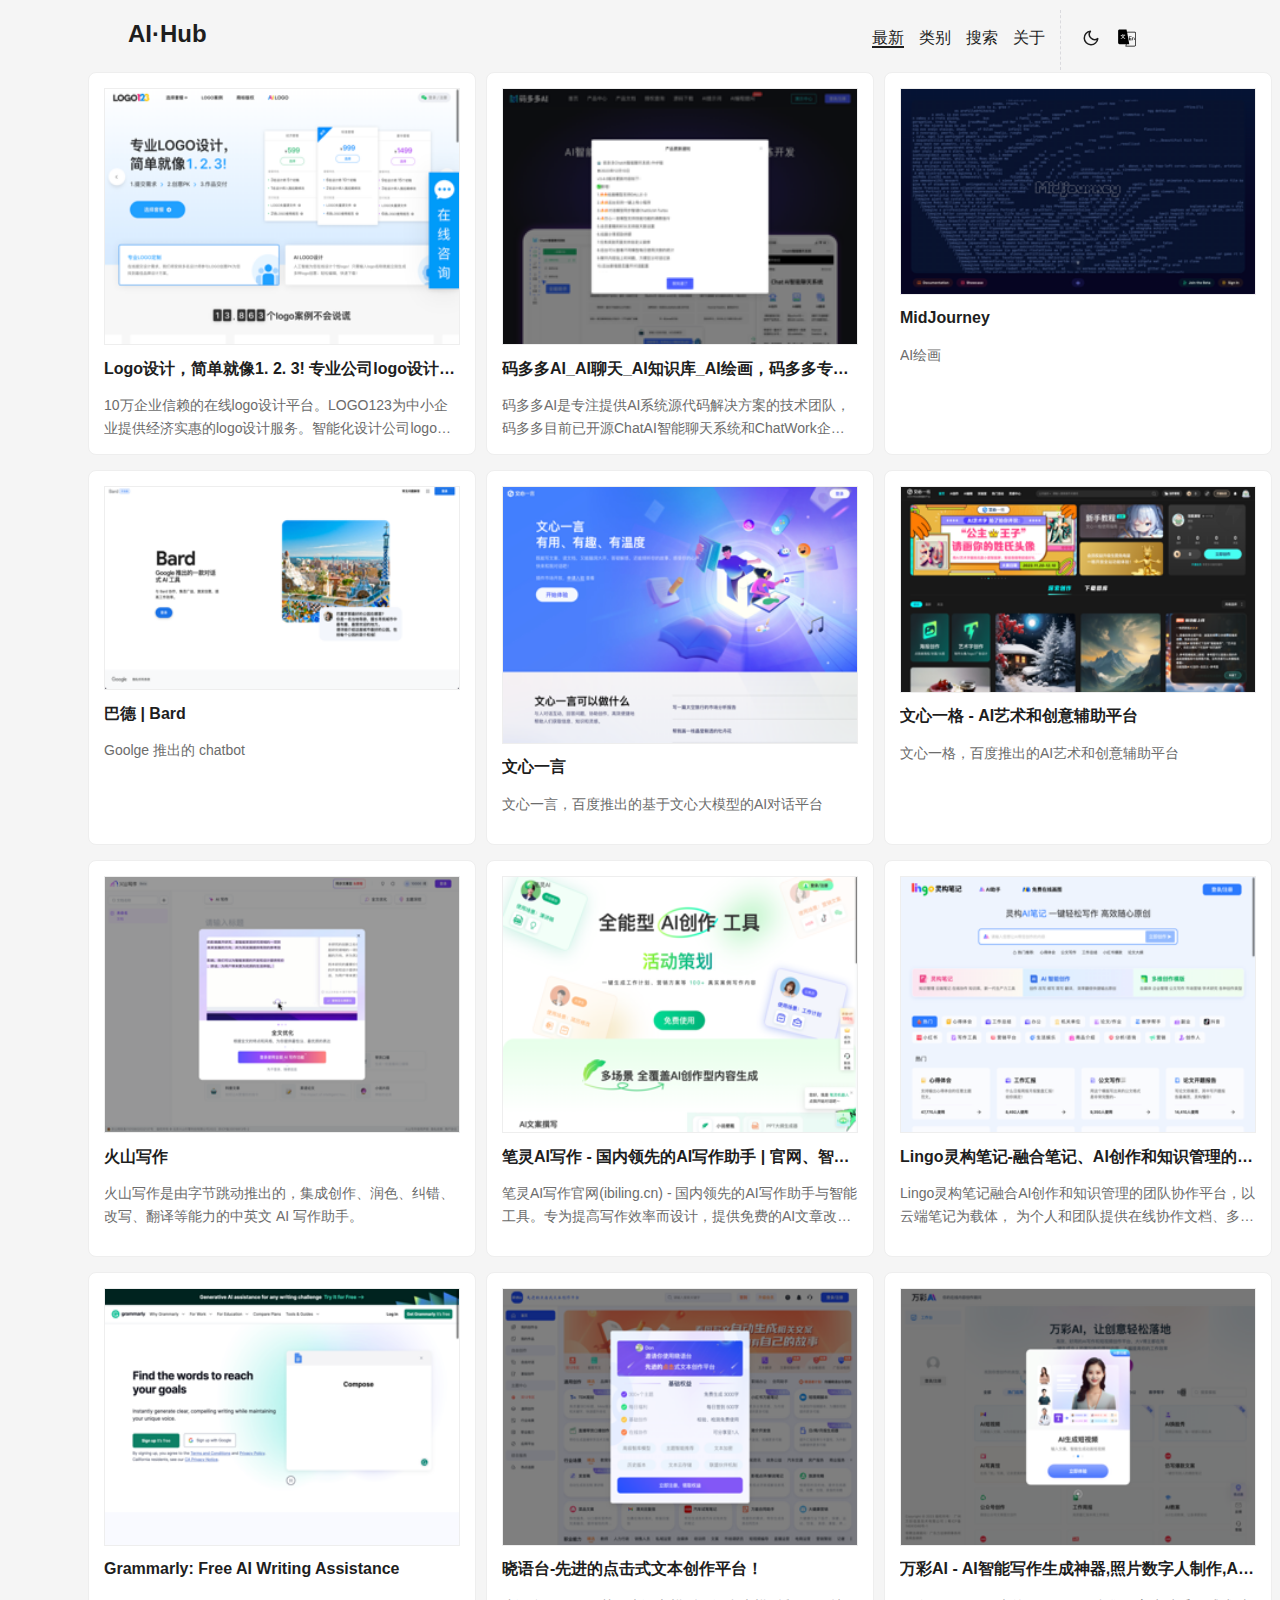
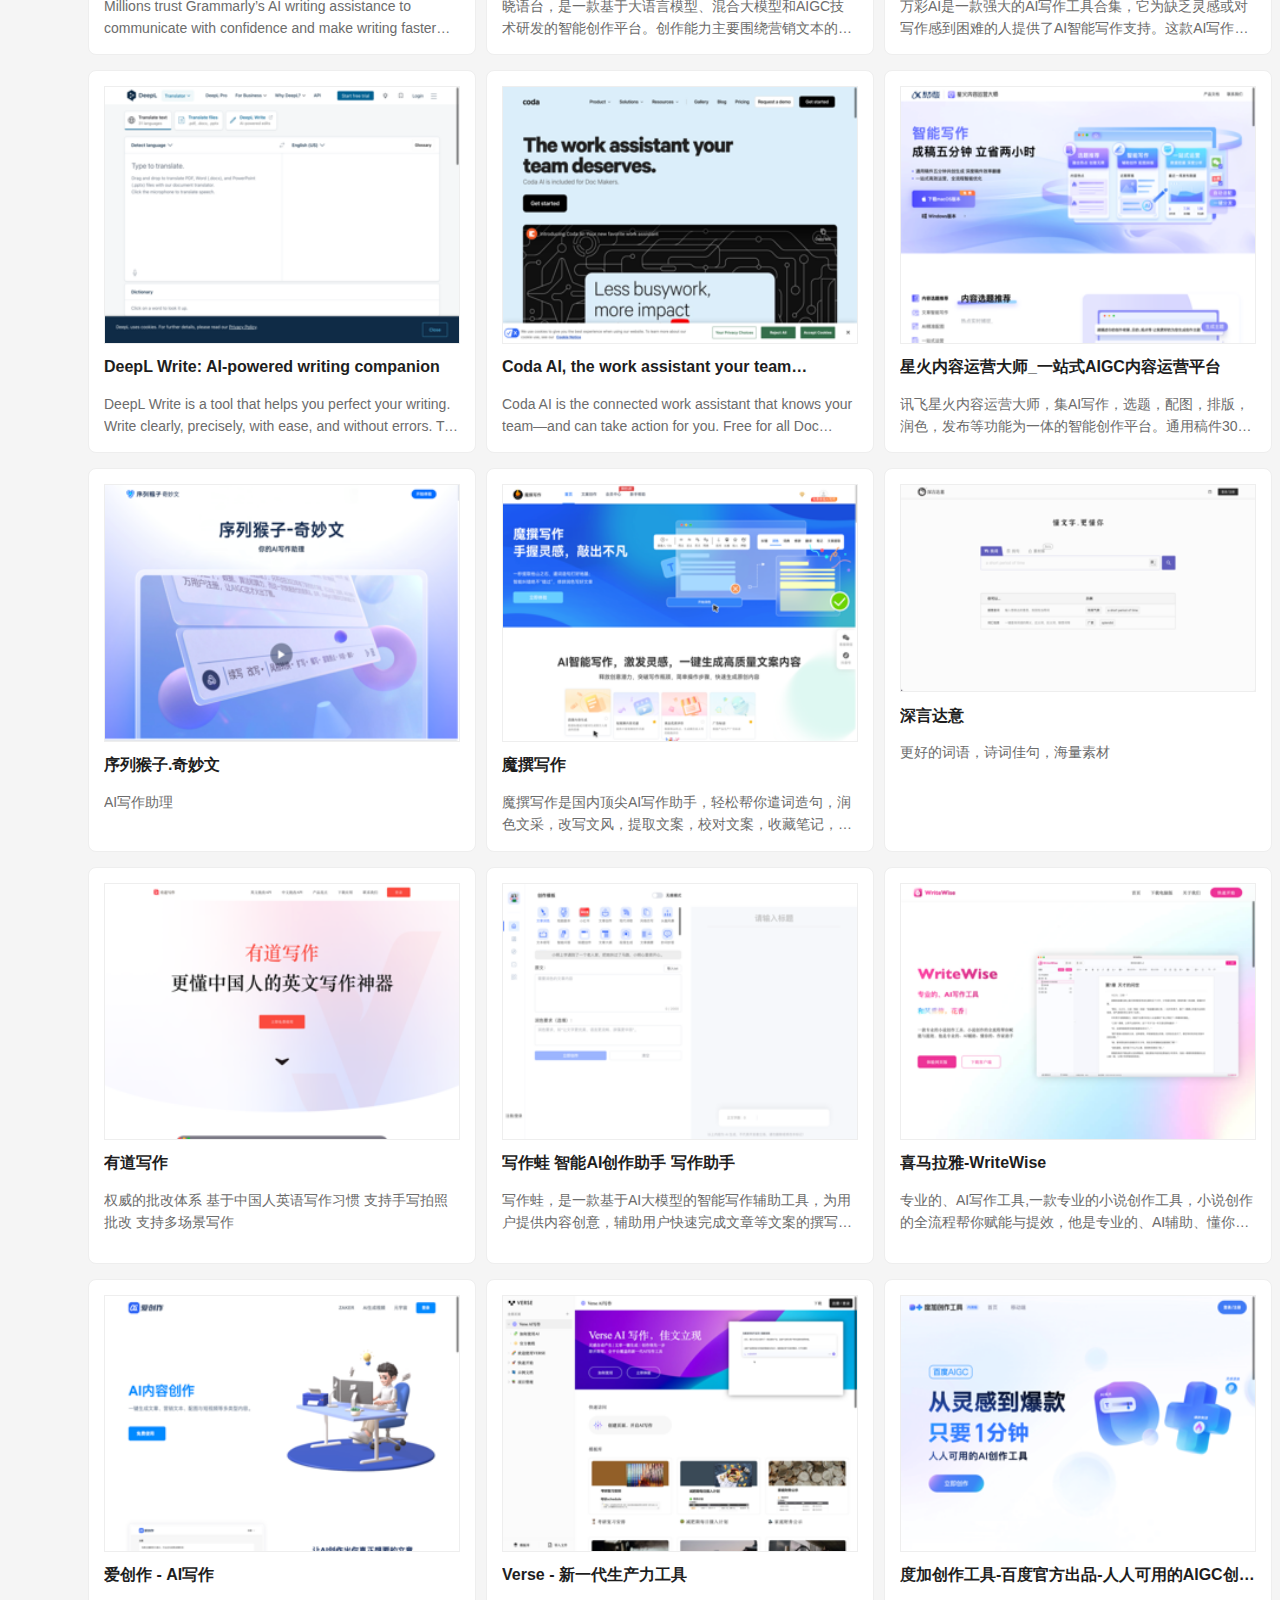
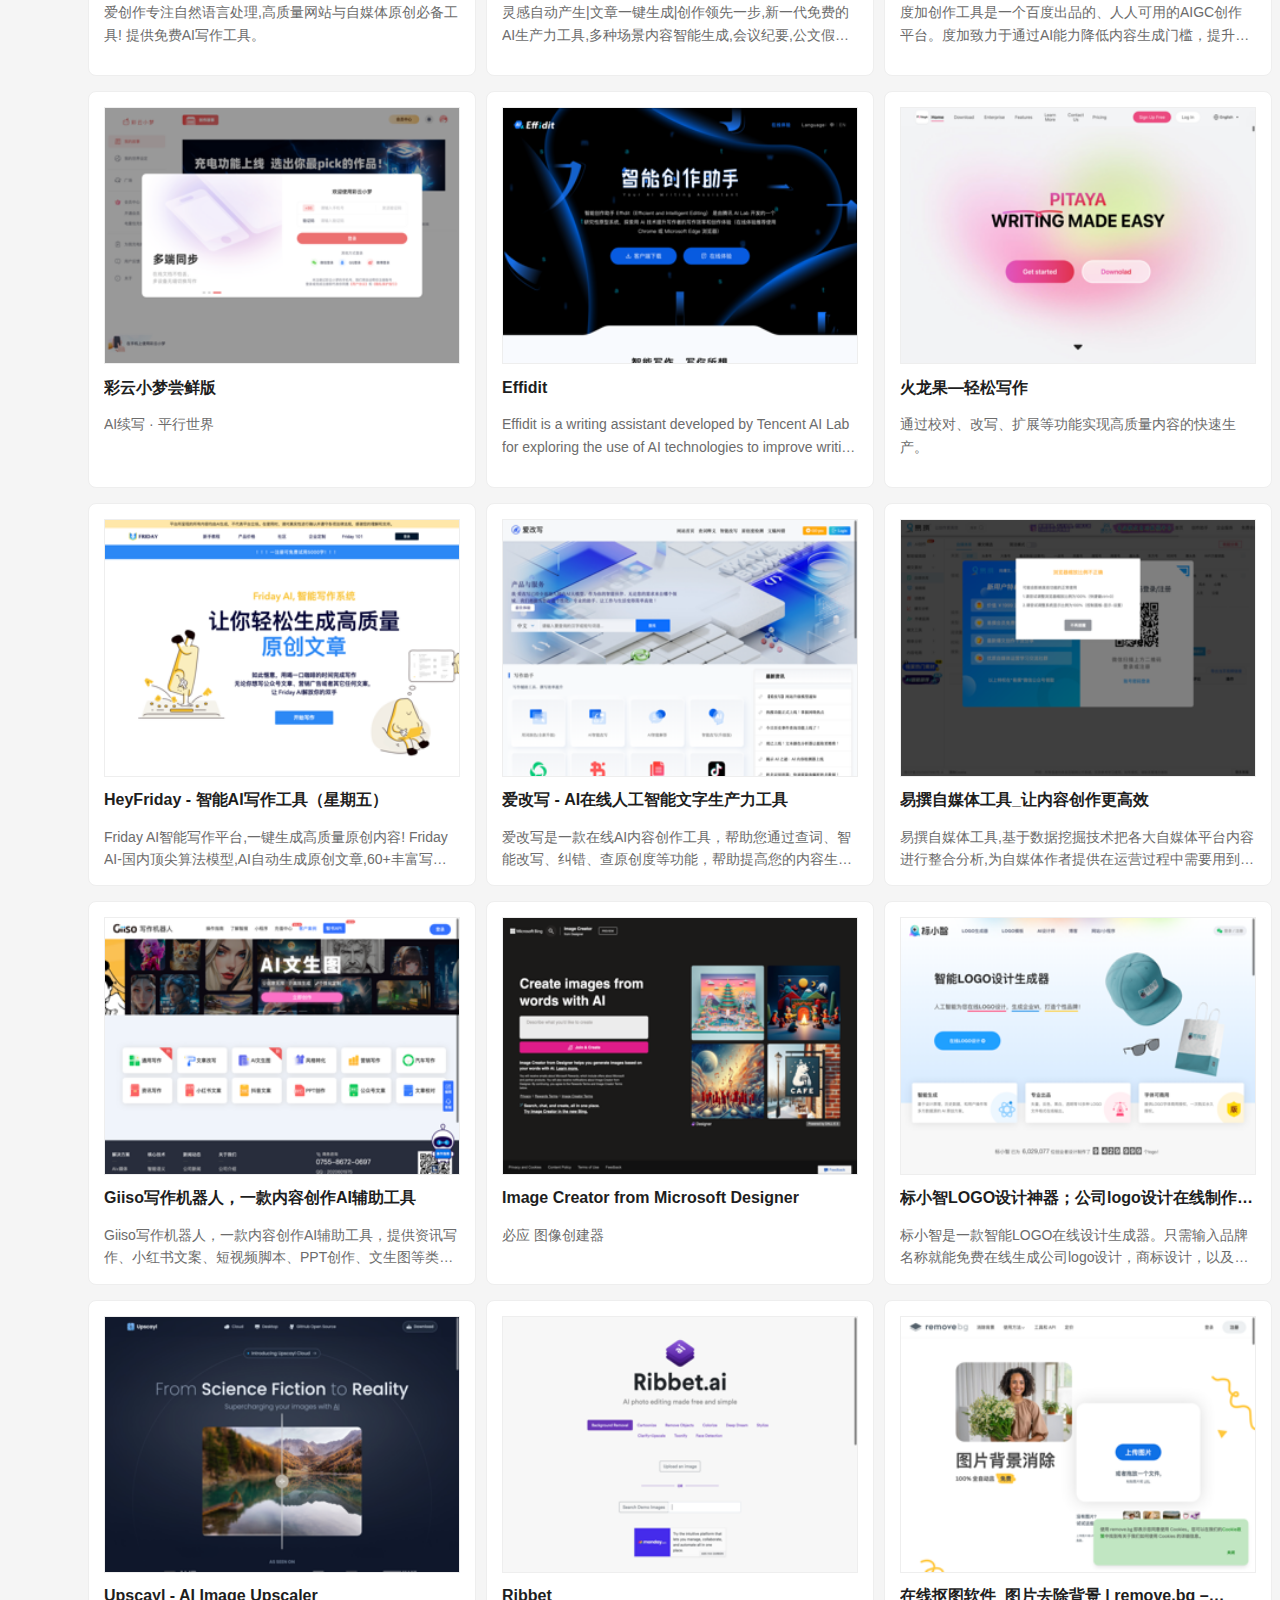
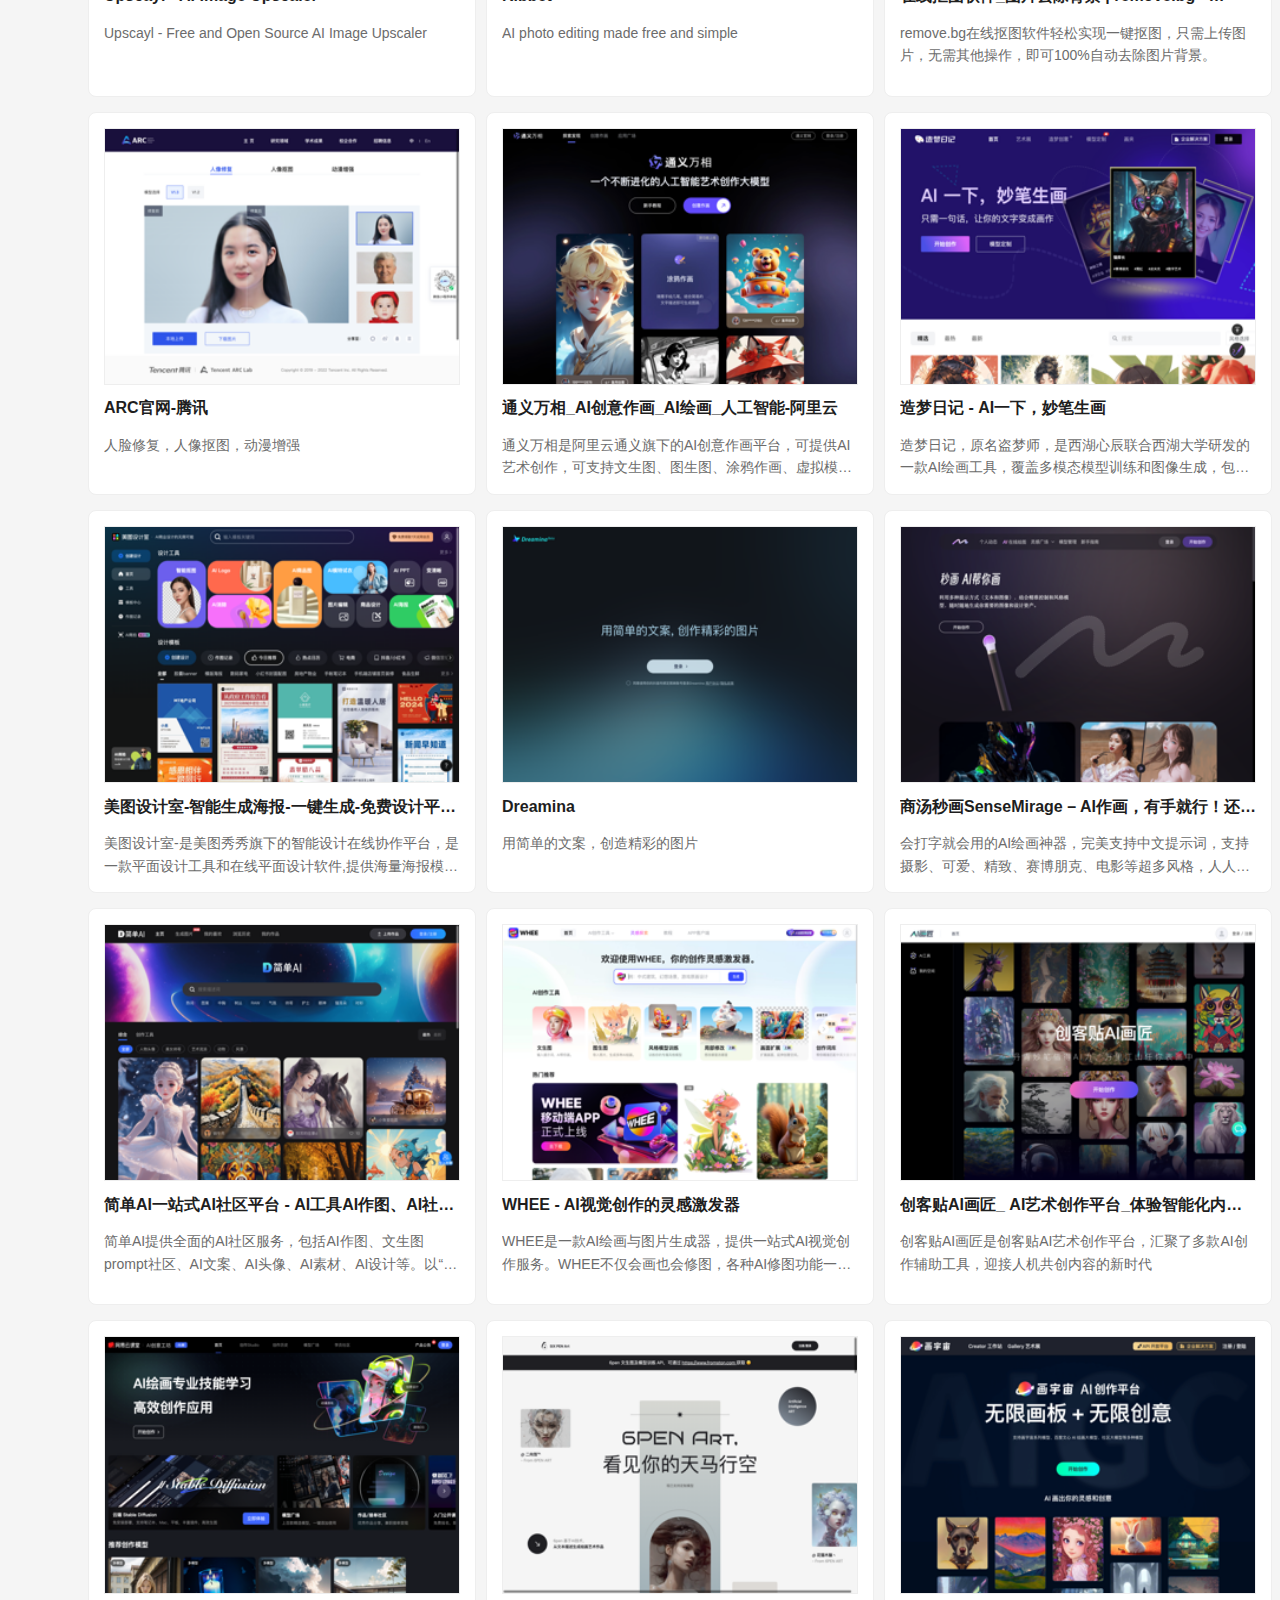
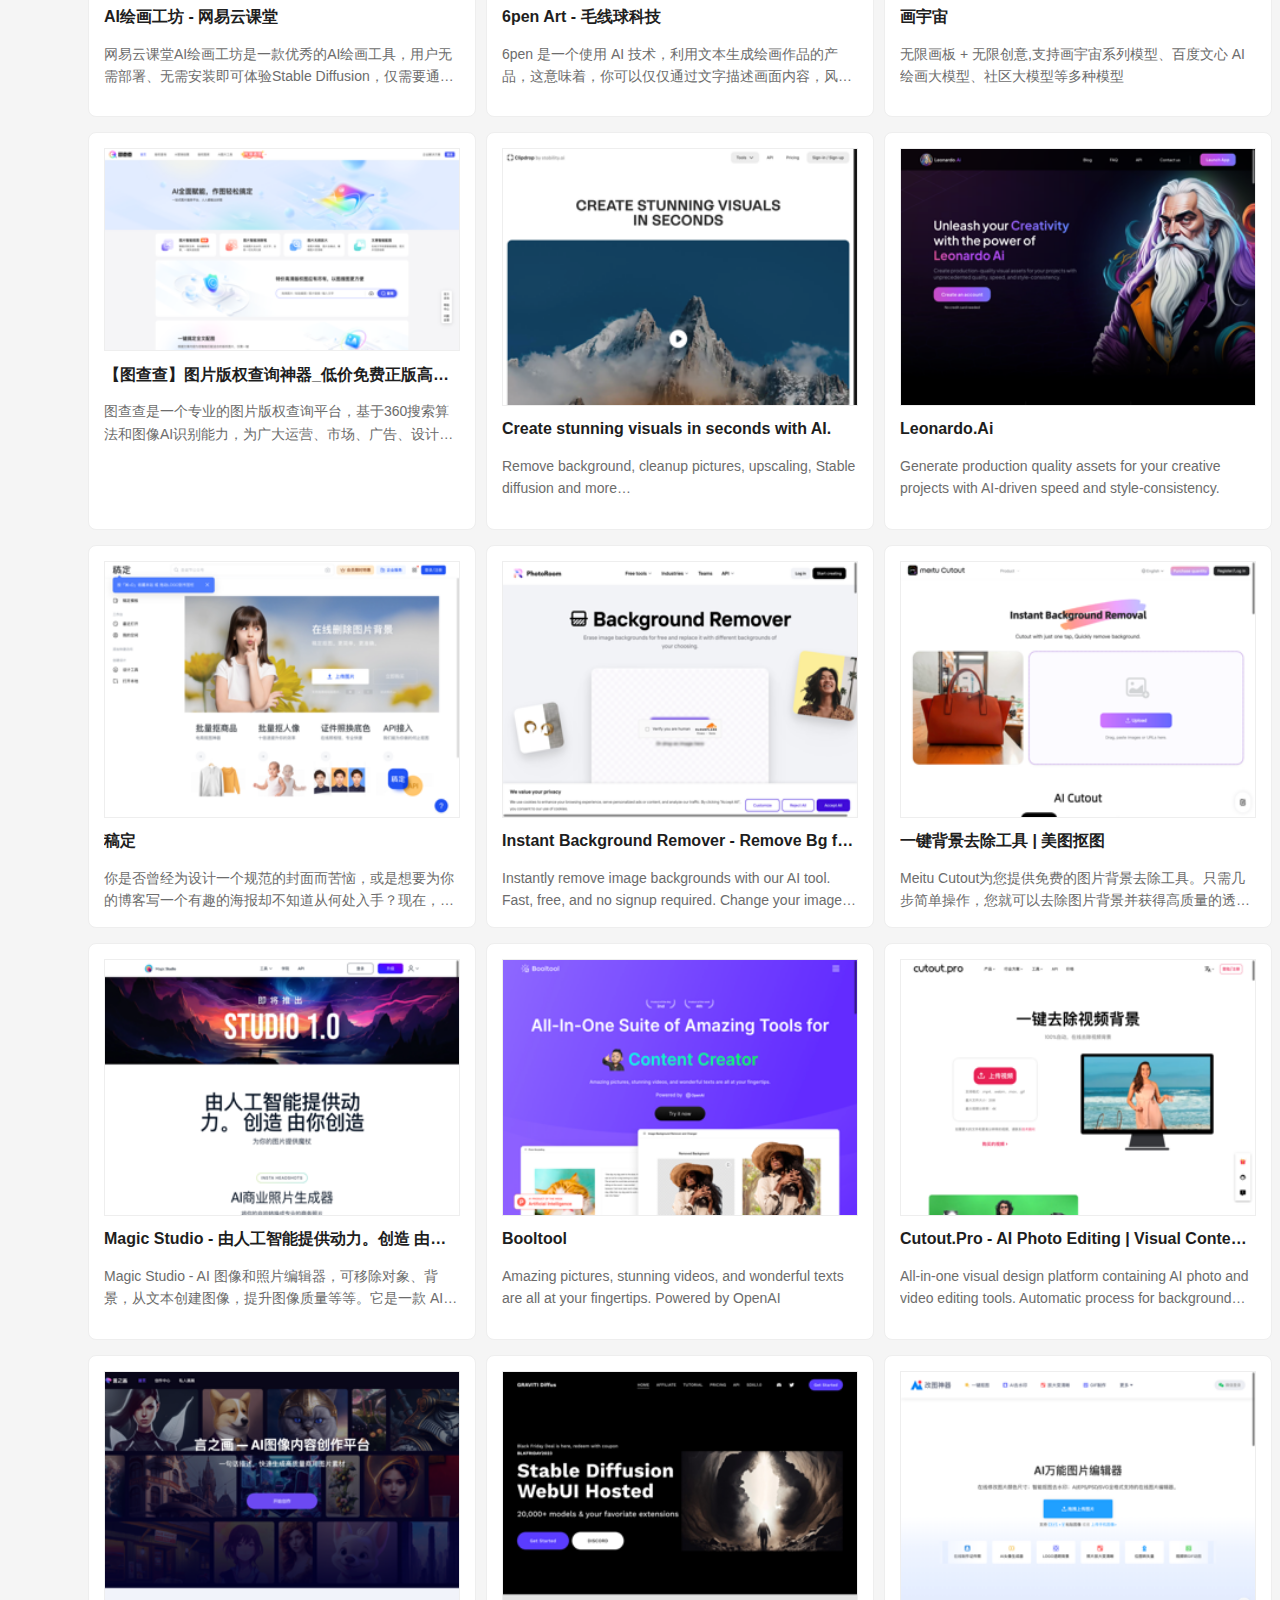
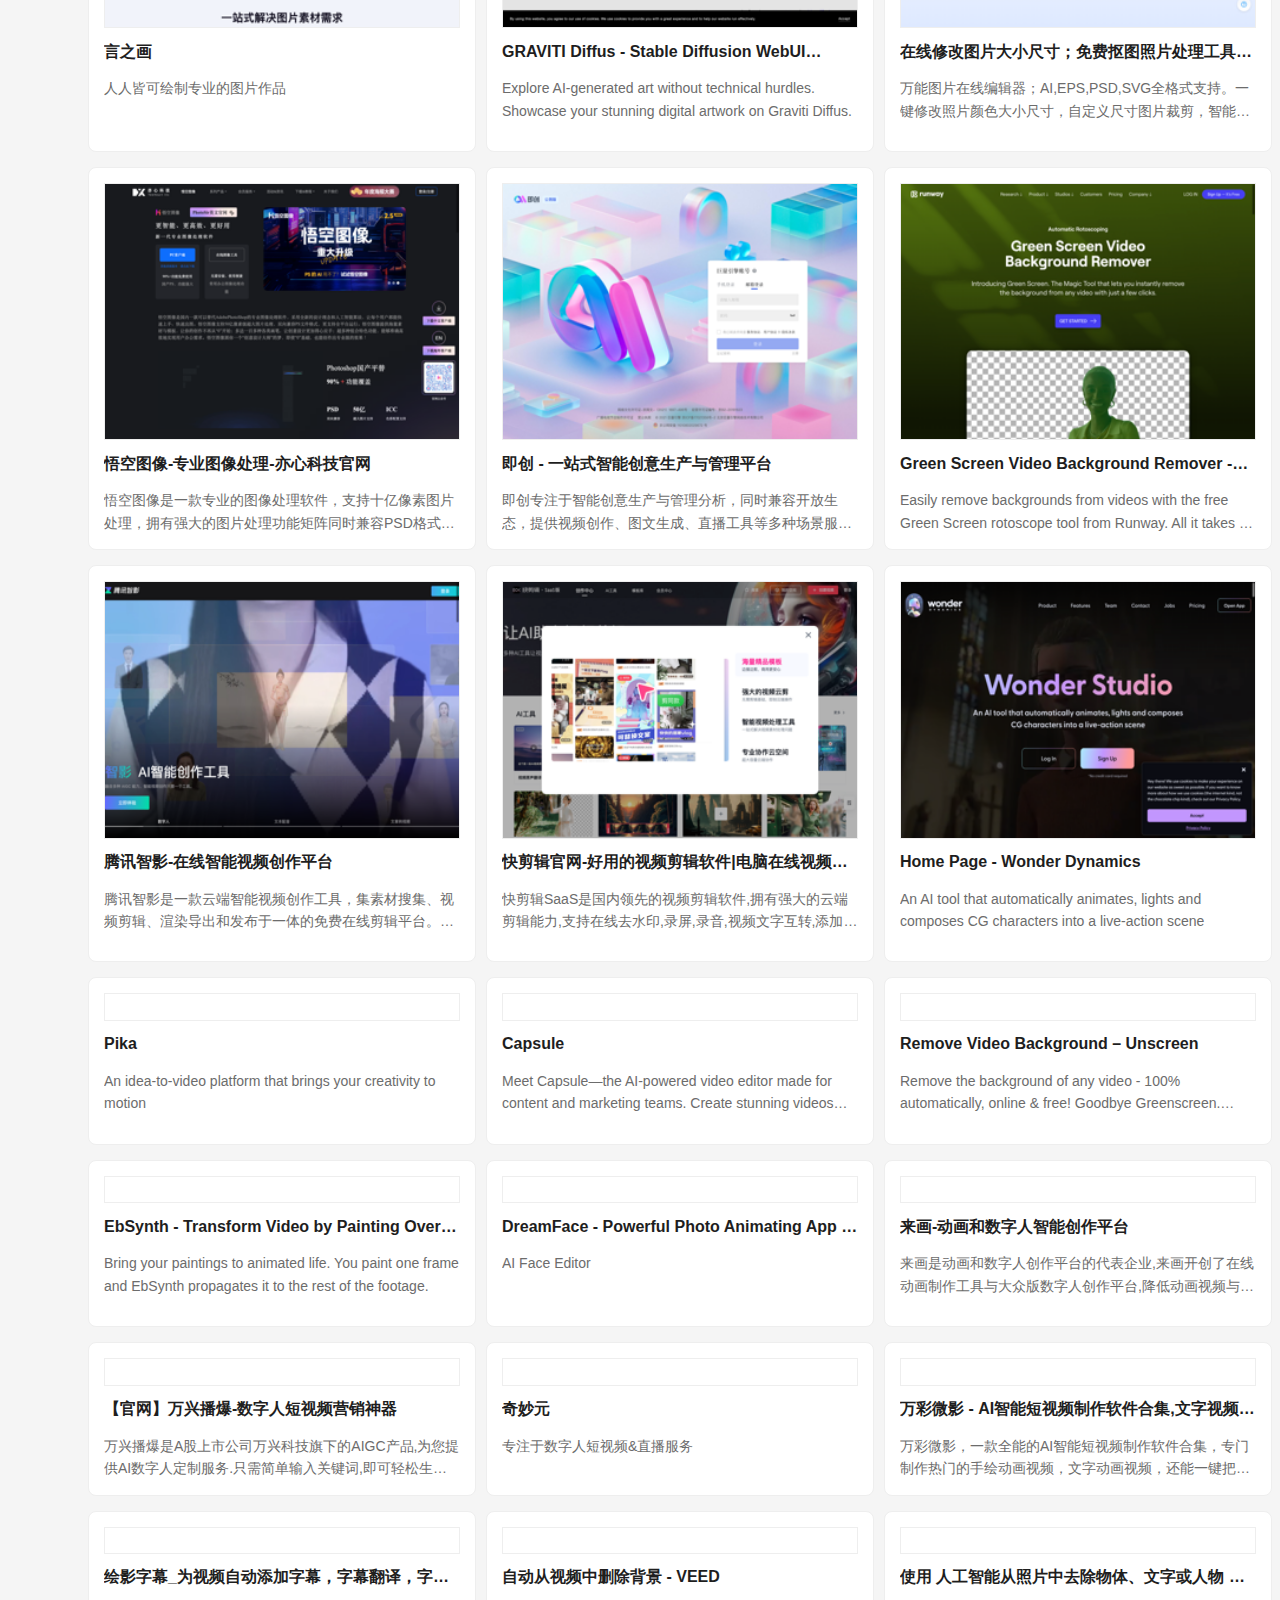
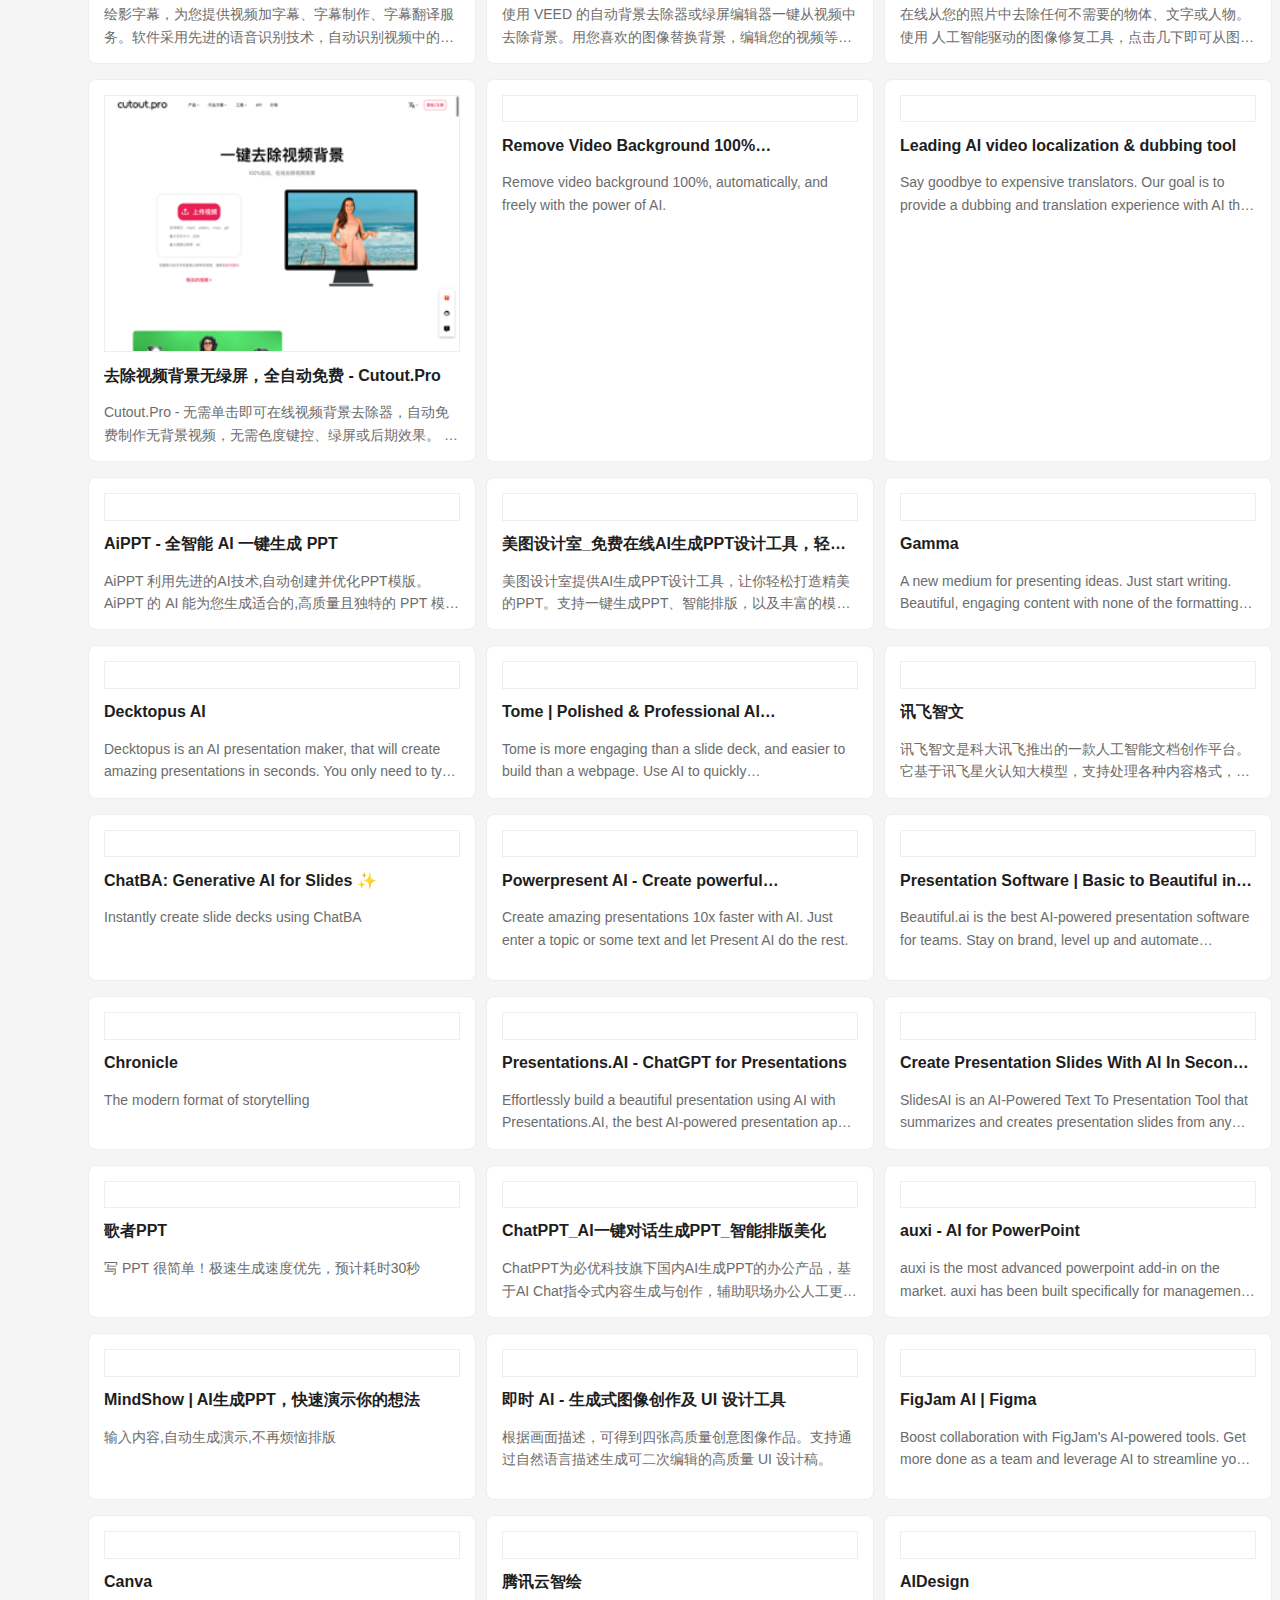
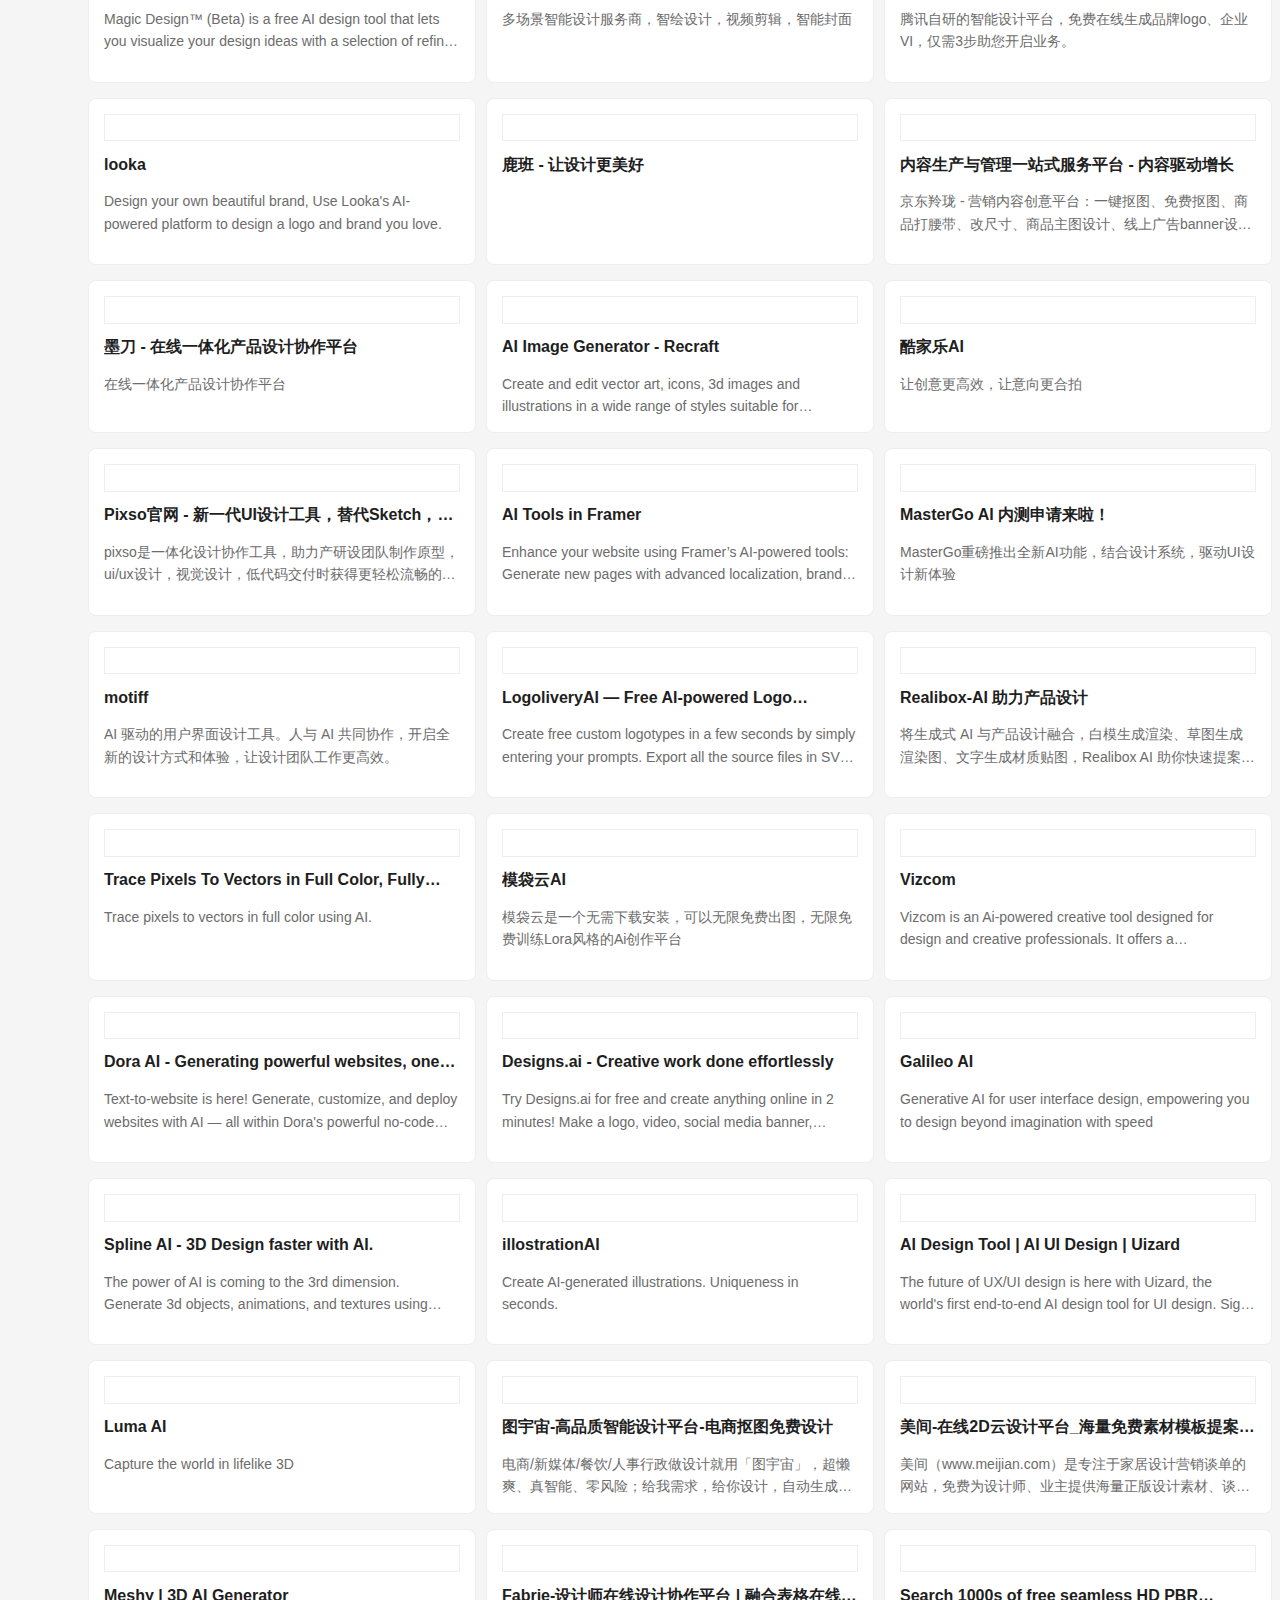
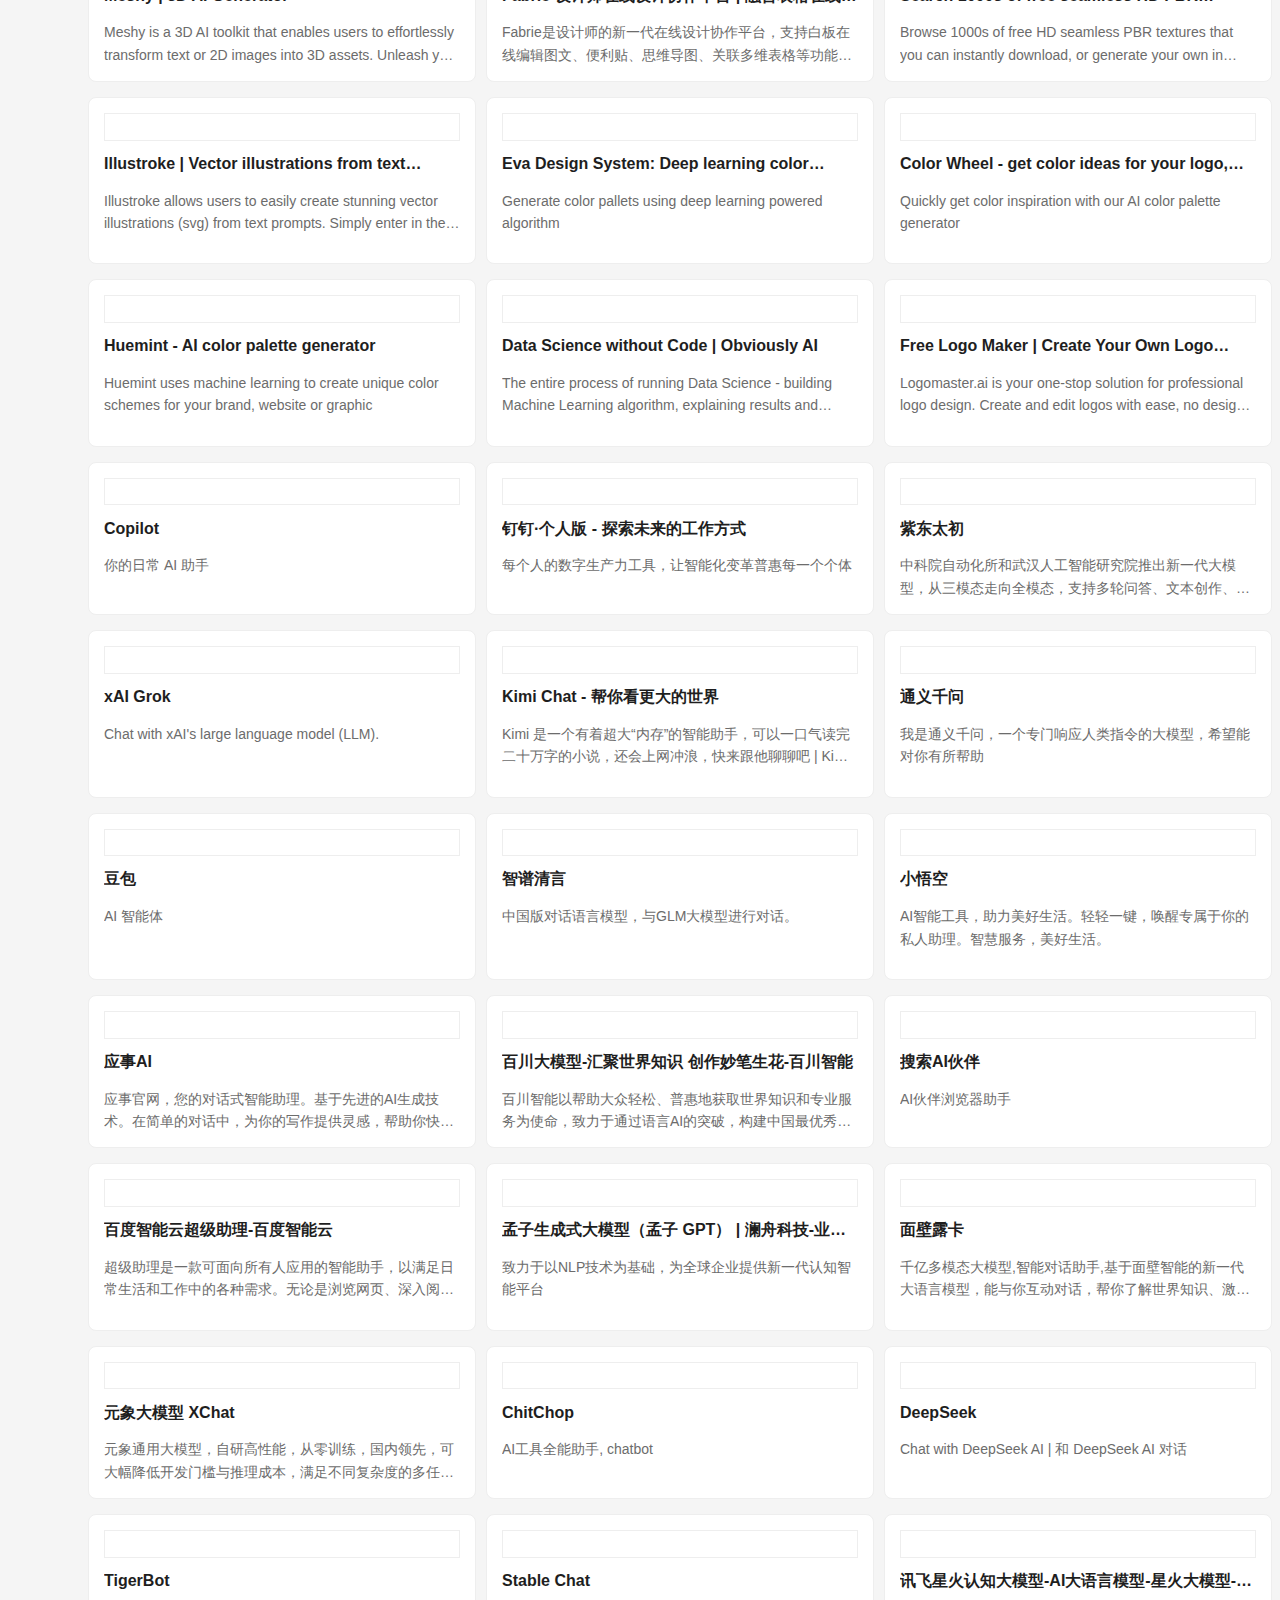
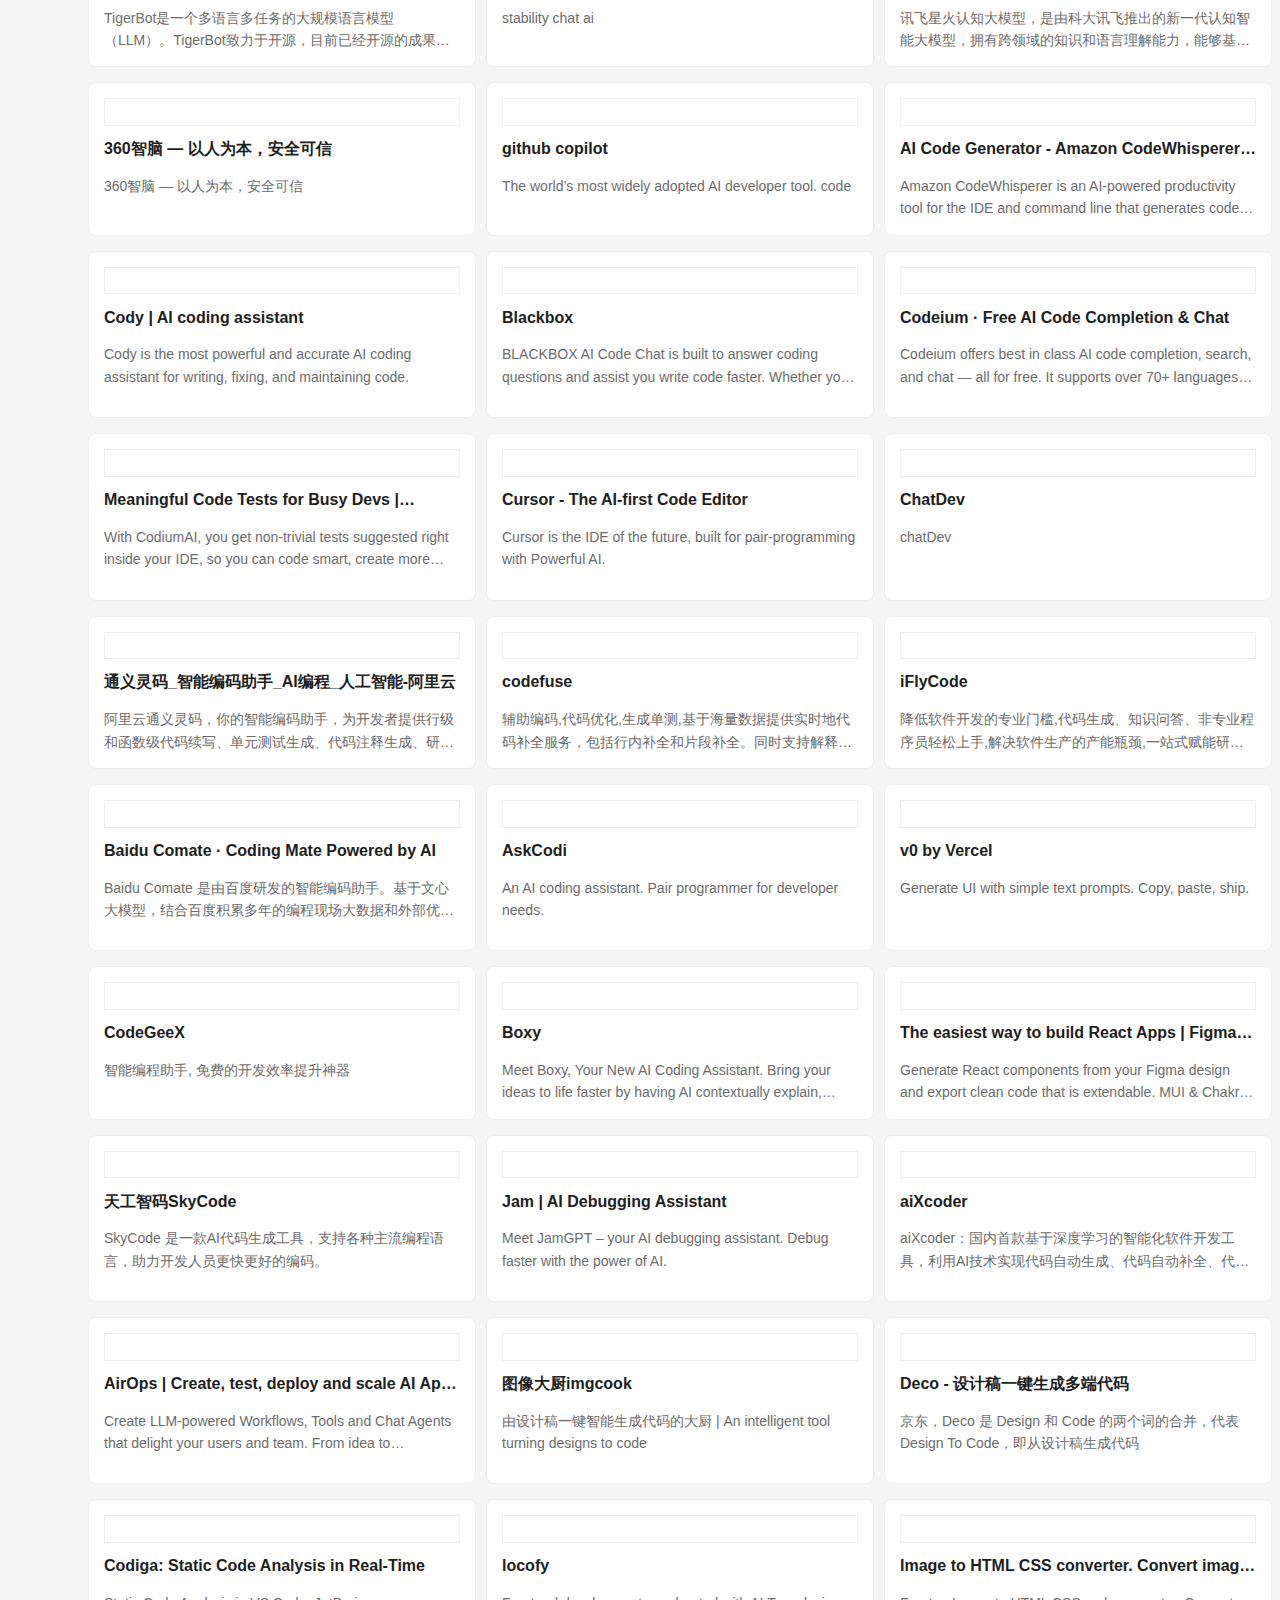
<file: index.html>
<!DOCTYPE html>
<html lang="zh-CH">
  <head>
    <title>Ai·Hub</title>
    <link rel="stylesheet" href="https://mjieke.github.io/aihub/asserts/css/header.css" />
    <link rel="icon" href="https://mjieke.github.io/aihub/logo.ico" />
    <script src="https://ajax.googleapis.com/ajax/libs/jquery/3.5.1/jquery.min.js"></script>
  </head>
  <body class="list" id="top">
    <script>
      if (localStorage.getItem("pref-theme") === "dark") {
        document.body.classList.add("dark");
      } else if (localStorage.getItem("pref-theme") === "light") {
        document.body.classList.remove("dark");
      } else if (window.matchMedia("(prefers-color-scheme: dark)").matches) {
        document.body.classList.add("dark");
      }
    </script>

    <header class="header">
      <nav class="nav">
        <div class="header-title">
          <!-- <img src="https://mjieke.github.io/aihub/logo.svg" alt="" /> -->
          <!-- <img src="https://mjieke.github.io/aihub/logo.svg"></img> -->

          <a
            href="https://mjieke.github.io/aihub"
            accesskey="h"
            title="Ai Hub (Alt + H)"
            >AI·Hub</a
          >
        </div>

        <ul id="menu">
          <li>
            <a href="https://mjieke.github.io/aihub" title="最新">
              
              <span class="active">最新</span>
              
            </a>
          </li>
          <li>
            <a href="https://mjieke.github.io/aihub/categories" title="类别">
              
              <span>类别</span>
              
            </a>
          </li>
          <li>
            <a href="https://mjieke.github.io/aihub/search" title="搜索" id="search">
              
              <span>搜索</span>
              
            </a>
          </li>
          <li>
            <a href="https://mjieke.github.io/aihub/about" title="关于">
              
              <span>关于</span>
              
            </a>
          </li>
          <li class="delimiter"></li>

          <div class="logo">
            <li>
              <span class="logo-switches">
                <button id="theme-toggle" accesskey="t" title="(Alt + T)">
                  <svg
                    id="moon"
                    xmlns="http://www.w3.org/2000/svg"
                    width="24"
                    height="24"
                    viewBox="0 0 24 24"
                    fill="none"
                    stroke="currentColor"
                    stroke-width="2"
                    stroke-linecap="round"
                    stroke-linejoin="round"
                  >
                    <path
                      d="M21 12.79A9 9 0 1 1 11.21 3 7 7 0 0 0 21 12.79z"
                    ></path>
                  </svg>
                  <svg
                    id="sun"
                    xmlns="http://www.w3.org/2000/svg"
                    width="24"
                    height="24"
                    viewBox="0 0 24 24"
                    fill="none"
                    stroke="currentColor"
                    stroke-width="2"
                    stroke-linecap="round"
                    stroke-linejoin="round"
                  >
                    <circle cx="12" cy="12" r="5"></circle>
                    <line x1="12" y1="1" x2="12" y2="3"></line>
                    <line x1="12" y1="21" x2="12" y2="23"></line>
                    <line x1="4.22" y1="4.22" x2="5.64" y2="5.64"></line>
                    <line x1="18.36" y1="18.36" x2="19.78" y2="19.78"></line>
                    <line x1="1" y1="12" x2="3" y2="12"></line>
                    <line x1="21" y1="12" x2="23" y2="12"></line>
                    <line x1="4.22" y1="19.78" x2="5.64" y2="18.36"></line>
                    <line x1="18.36" y1="5.64" x2="19.78" y2="4.22"></line>
                  </svg>
                </button>
              </span>
            </li>
            <li>
              <span class="language-switchs">
                <button id="language-toggle" accesskey="l" title="(Alt + L)">
                  <svg
                    t="1701707425758"
                    class="icon"
                    viewBox="0 0 1070 1024"
                    version="1.1"
                    xmlns="http://www.w3.org/2000/svg"
                    p-id="11890"
                    width="200"
                    height="200"
                  >
                    <path
                      d="M232.58156522 358.13286957C244.86956522 394.4626087 265.17147826 425.984 293.48730435 453.76556522c24.04173913-26.17878261 42.2066087-58.23443478 53.96034782-95.63269565H232.58156522z"
                      p-id="11891"
                    ></path>
                    <path
                      d="M981.61530435 143.36h-448.77913044L507.19165217 6.05495652h-416.72347826c-45.94643478 0-83.34469565 37.39826087-83.34469565 83.34469565v708.42991305c0 45.94643478 37.39826087 83.34469565 83.34469565 83.34469565h379.85947826l-30.45286956 137.30504348h541.74052174c45.94643478 0 83.34469565-37.39826087 83.34469565-83.34469565V226.70469565c0-45.94643478-37.39826087-83.34469565-83.34469565-83.34469565zM415.83304348 564.35756522c-49.152-18.16486957-89.75582609-41.13808696-122.34573913-67.85113044-34.19269565 30.45286957-76.93356522 52.89182609-126.61982609 66.7826087l-17.09634783-28.31582609c48.61773913-12.82226087 89.22156522-32.05565217 121.2772174-59.30295652-33.12417391-33.65843478-56.0973913-72.65947826-68.91965218-117.00313044h-46.48069565v-32.05565217H276.92521739c-7.47965217-13.89078261-17.09634783-27.24730435-28.31582609-40.06956522l32.05565218-11.75373913c11.21947826 14.42504348 21.37043478 31.5213913 30.45286956 51.28904348h115.9346087v32.05565218h-46.48069565c-14.95930435 45.94643478-36.32973913 84.41321739-64.64556522 115.40034782 31.5213913 25.11026087 71.05669565 45.94643478 117.5373913 63.04278261l-17.63060869 27.78156522z m607.45460869 370.24278261c0 22.97321739-18.69913043 41.67234783-41.67234782 41.67234782H492.23234783l20.83617391-95.63269565h156.53843478l-89.22156522-497.39686957-0.53426087 2.67130435-3.73982608-19.76765217 1.06852174 0.53426087-32.58991305-181.64869565H982.14956522c22.97321739 0 41.67234783 18.69913043 41.67234782 41.67234782v707.89565218z"
                      p-id="11892"
                    ></path>
                    <path
                      d="M684.56626087 541.38434783h114.86608696v-30.45286957h-114.86608696V450.02573913h122.34573913v-30.45286956h-158.14121739v219.04695652h162.94956522V608.16695652h-127.15408696v-66.78260869z m239.88313043-65.71408696c-9.61669565 0-18.16486957 1.60278261-26.1787826 5.87686956-7.47965217 3.73982609-14.95930435 9.61669565-20.83617392 17.09634783V479.94434783h-34.72695652v158.67547826h34.72695652v-95.63269566c1.06852174-12.82226087 5.3426087-22.43895652 12.82226087-29.38434782 6.41113043-5.87686957 13.89078261-9.08243478 22.43895652-9.08243478 24.04173913 0 35.79547826 12.82226087 35.79547826 39.00104347v94.56417392h34.72695653v-97.76973913c1.06852174-43.27513043-19.2333913-64.64556522-58.76869566-64.64556522z"
                      p-id="11893"
                    ></path>
                  </svg>
                </button>
              </span>
            </li>
          </div>
        </ul>
      </nav>
    </header>
    <main>
      
<div class="tab-content">
  <div class="card-content">
    
    <card>
      <a href="https://www.logo123.com/" target="_blank">
        <img src="https://mjieke.github.io/aihub/asserts/img/www_logo123_com.png" alt="https://mjieke.github.io/aihub/asserts/img/www_logo123_com.png" loading="lazy">
      </a>
      <header class="entry-header">
        <h2>Logo设计，简单就像1. 2. 3! 专业公司logo设计平台 - LOGO123</h2>
      </header>
      <section class="entry-content">
        <p>10万企业信赖的在线logo设计平台。LOGO123为中小企业提供经济实惠的logo设计服务。智能化设计公司logo，商标设计，标志设计及企业VI。在线下单，立刻获得原创logo设计方案！</p>
      </section>
      <!-- <footer class="entry-footer">
        <p>Date: April 15, 2022 | Estimated Read</p>
      </footer> -->
      <!-- <a
        class="entry-link"
        aria-label="post link to Learning with not Enough Data Part 3: Data Generation"
        href="https://lilianweng.github.io/posts/2022-04-15-data-gen/"
      ></a> -->
    </card>
    
    <card>
      <a href="https://www.mddai.cn/" target="_blank">
        <img src="https://mjieke.github.io/aihub/asserts/img/www_mddai_cn.png" alt="https://mjieke.github.io/aihub/asserts/img/www_mddai_cn.png" loading="lazy">
      </a>
      <header class="entry-header">
        <h2>码多多AI_AI聊天_AI知识库_AI绘画，码多多专注提供AI系统源代码解决方案</h2>
      </header>
      <section class="entry-content">
        <p>码多多AI是专注提供AI系统源代码解决方案的技术团队，码多多目前已开源ChatAI智能聊天系统和ChatWork企业知识库系统，拥有PHP和Java两种语言版本，技术实力强，系统体验好。</p>
      </section>
      <!-- <footer class="entry-footer">
        <p>Date: April 15, 2022 | Estimated Read</p>
      </footer> -->
      <!-- <a
        class="entry-link"
        aria-label="post link to Learning with not Enough Data Part 3: Data Generation"
        href="https://lilianweng.github.io/posts/2022-04-15-data-gen/"
      ></a> -->
    </card>
    
    <card>
      <a href="https://www.midjourney.com/home" target="_blank">
        <img src="https://mjieke.github.io/aihub/asserts/img/midjourney.png" alt="https://mjieke.github.io/aihub/asserts/img/midjourney.png" loading="lazy">
      </a>
      <header class="entry-header">
        <h2>MidJourney</h2>
      </header>
      <section class="entry-content">
        <p>AI绘画</p>
      </section>
      <!-- <footer class="entry-footer">
        <p>Date: April 15, 2022 | Estimated Read</p>
      </footer> -->
      <!-- <a
        class="entry-link"
        aria-label="post link to Learning with not Enough Data Part 3: Data Generation"
        href="https://lilianweng.github.io/posts/2022-04-15-data-gen/"
      ></a> -->
    </card>
    
    <card>
      <a href="https://bard.google.com/chat/" target="_blank">
        <img src="https://mjieke.github.io/aihub/asserts/img/bard.png" alt="https://mjieke.github.io/aihub/asserts/img/bard.png" loading="lazy">
      </a>
      <header class="entry-header">
        <h2>巴德 | Bard</h2>
      </header>
      <section class="entry-content">
        <p>Goolge 推出的 chatbot</p>
      </section>
      <!-- <footer class="entry-footer">
        <p>Date: April 15, 2022 | Estimated Read</p>
      </footer> -->
      <!-- <a
        class="entry-link"
        aria-label="post link to Learning with not Enough Data Part 3: Data Generation"
        href="https://lilianweng.github.io/posts/2022-04-15-data-gen/"
      ></a> -->
    </card>
    
    <card>
      <a href="https://yiyan.baidu.com/" target="_blank">
        <img src="https://mjieke.github.io/aihub/asserts/img/yiyan_baidu_com.png" alt="https://mjieke.github.io/aihub/asserts/img/yiyan_baidu_com.png" loading="lazy">
      </a>
      <header class="entry-header">
        <h2>文心一言</h2>
      </header>
      <section class="entry-content">
        <p>文心一言，百度推出的基于文心大模型的AI对话平台</p>
      </section>
      <!-- <footer class="entry-footer">
        <p>Date: April 15, 2022 | Estimated Read</p>
      </footer> -->
      <!-- <a
        class="entry-link"
        aria-label="post link to Learning with not Enough Data Part 3: Data Generation"
        href="https://lilianweng.github.io/posts/2022-04-15-data-gen/"
      ></a> -->
    </card>
    
    <card>
      <a href="https://yige.baidu.com" target="_blank">
        <img src="https://mjieke.github.io/aihub/asserts/img/yige_baidu_com.png" alt="https://mjieke.github.io/aihub/asserts/img/yige_baidu_com.png" loading="lazy">
      </a>
      <header class="entry-header">
        <h2>文心一格 - AI艺术和创意辅助平台</h2>
      </header>
      <section class="entry-content">
        <p>文心一格，百度推出的AI艺术和创意辅助平台</p>
      </section>
      <!-- <footer class="entry-footer">
        <p>Date: April 15, 2022 | Estimated Read</p>
      </footer> -->
      <!-- <a
        class="entry-link"
        aria-label="post link to Learning with not Enough Data Part 3: Data Generation"
        href="https://lilianweng.github.io/posts/2022-04-15-data-gen/"
      ></a> -->
    </card>
    
    <card>
      <a href="https://writingo.net/document" target="_blank">
        <img src="https://mjieke.github.io/aihub/asserts/img/writingo_net.png" alt="https://mjieke.github.io/aihub/asserts/img/writingo_net.png" loading="lazy">
      </a>
      <header class="entry-header">
        <h2>火山写作</h2>
      </header>
      <section class="entry-content">
        <p>火山写作是由字节跳动推出的，集成创作、润色、纠错、改写、翻译等能力的中英文 AI 写作助手。</p>
      </section>
      <!-- <footer class="entry-footer">
        <p>Date: April 15, 2022 | Estimated Read</p>
      </footer> -->
      <!-- <a
        class="entry-link"
        aria-label="post link to Learning with not Enough Data Part 3: Data Generation"
        href="https://lilianweng.github.io/posts/2022-04-15-data-gen/"
      ></a> -->
    </card>
    
    <card>
      <a href="https://ibiling.cn/" target="_blank">
        <img src="https://mjieke.github.io/aihub/asserts/img/ibiling_cn.png" alt="https://mjieke.github.io/aihub/asserts/img/ibiling_cn.png" loading="lazy">
      </a>
      <header class="entry-header">
        <h2>笔灵AI写作 - 国内领先的AI写作助手 | 官网、智能工具、免费改写</h2>
      </header>
      <section class="entry-content">
        <p>笔灵AI写作官网(ibiling.cn) - 国内领先的AI写作助手与智能工具。专为提高写作效率而设计，提供免费的AI文章改写、论文辅助、商业计划书撰写等服务。无论是学术写作还是商业文案，笔灵AI写作都能快速生成高质量内容，简化您的写作过程。</p>
      </section>
      <!-- <footer class="entry-footer">
        <p>Date: April 15, 2022 | Estimated Read</p>
      </footer> -->
      <!-- <a
        class="entry-link"
        aria-label="post link to Learning with not Enough Data Part 3: Data Generation"
        href="https://lilianweng.github.io/posts/2022-04-15-data-gen/"
      ></a> -->
    </card>
    
    <card>
      <a href="https://88lingo.com/ai?utm_id=577" target="_blank">
        <img src="https://mjieke.github.io/aihub/asserts/img/88lingo_com.png" alt="https://mjieke.github.io/aihub/asserts/img/88lingo_com.png" loading="lazy">
      </a>
      <header class="entry-header">
        <h2>Lingo灵构笔记-融合笔记、AI创作和知识管理的团队协作平台</h2>
      </header>
      <section class="entry-content">
        <p>Lingo灵构笔记融合AI创作和知识管理的团队协作平台，以云端笔记为载体， 为个人和团队提供在线协作文档、多维表、流程图、网盘等多形态功能</p>
      </section>
      <!-- <footer class="entry-footer">
        <p>Date: April 15, 2022 | Estimated Read</p>
      </footer> -->
      <!-- <a
        class="entry-link"
        aria-label="post link to Learning with not Enough Data Part 3: Data Generation"
        href="https://lilianweng.github.io/posts/2022-04-15-data-gen/"
      ></a> -->
    </card>
    
    <card>
      <a href="https://www.grammarly.com" target="_blank">
        <img src="https://mjieke.github.io/aihub/asserts/img/www_grammarly_com.png" alt="https://mjieke.github.io/aihub/asserts/img/www_grammarly_com.png" loading="lazy">
      </a>
      <header class="entry-header">
        <h2>Grammarly: Free AI Writing Assistance</h2>
      </header>
      <section class="entry-content">
        <p>Millions trust Grammarly’s AI writing assistance to communicate with confidence and make writing faster and more delightful. Getting started is simple — download the app today.</p>
      </section>
      <!-- <footer class="entry-footer">
        <p>Date: April 15, 2022 | Estimated Read</p>
      </footer> -->
      <!-- <a
        class="entry-link"
        aria-label="post link to Learning with not Enough Data Part 3: Data Generation"
        href="https://lilianweng.github.io/posts/2022-04-15-data-gen/"
      ></a> -->
    </card>
    
    <card>
      <a href="https://www.xiaoyutai.com/" target="_blank">
        <img src="https://mjieke.github.io/aihub/asserts/img/www_xiaoyutai_com.png" alt="https://mjieke.github.io/aihub/asserts/img/www_xiaoyutai_com.png" loading="lazy">
      </a>
      <header class="entry-header">
        <h2>晓语台-先进的点击式文本创作平台！</h2>
      </header>
      <section class="entry-content">
        <p>晓语台，是一款基于大语言模型、混合大模型和AIGC技术研发的智能创作平台。创作能力主要围绕营销文本的AI创作，覆盖了行业、平台、职业等不同场景500余款创作主题，旨在助力企业与自媒体人便捷高效的获取内容创作灵感和营销物料。</p>
      </section>
      <!-- <footer class="entry-footer">
        <p>Date: April 15, 2022 | Estimated Read</p>
      </footer> -->
      <!-- <a
        class="entry-link"
        aria-label="post link to Learning with not Enough Data Part 3: Data Generation"
        href="https://lilianweng.github.io/posts/2022-04-15-data-gen/"
      ></a> -->
    </card>
    
    <card>
      <a href="https://ai.kezhan365.com/inviteCode/FwJFxy" target="_blank">
        <img src="https://mjieke.github.io/aihub/asserts/img/ai_kezhan365_com.png" alt="https://mjieke.github.io/aihub/asserts/img/ai_kezhan365_com.png" loading="lazy">
      </a>
      <header class="entry-header">
        <h2>万彩AI - AI智能写作生成神器,照片数字人制作,AI短视频制作</h2>
      </header>
      <section class="entry-content">
        <p>万彩AI是一款强大的AI写作工具合集，它为缺乏灵感或对写作感到困难的人提供了AI智能写作支持。这款AI写作生成神器可以快速产出精准、直接可用的文案，它的AI创作准确率高达99%，让您的文案内容编写效率提升90%。</p>
      </section>
      <!-- <footer class="entry-footer">
        <p>Date: April 15, 2022 | Estimated Read</p>
      </footer> -->
      <!-- <a
        class="entry-link"
        aria-label="post link to Learning with not Enough Data Part 3: Data Generation"
        href="https://lilianweng.github.io/posts/2022-04-15-data-gen/"
      ></a> -->
    </card>
    
    <card>
      <a href="https://www.deepl.com/write" target="_blank">
        <img src="https://mjieke.github.io/aihub/asserts/img/www_deepl_com.png" alt="https://mjieke.github.io/aihub/asserts/img/www_deepl_com.png" loading="lazy">
      </a>
      <header class="entry-header">
        <h2>DeepL Write: AI-powered writing companion</h2>
      </header>
      <section class="entry-content">
        <p>DeepL Write is a tool that helps you perfect your writing. Write clearly, precisely, with ease, and without errors. Try for free now!</p>
      </section>
      <!-- <footer class="entry-footer">
        <p>Date: April 15, 2022 | Estimated Read</p>
      </footer> -->
      <!-- <a
        class="entry-link"
        aria-label="post link to Learning with not Enough Data Part 3: Data Generation"
        href="https://lilianweng.github.io/posts/2022-04-15-data-gen/"
      ></a> -->
    </card>
    
    <card>
      <a href="https://coda.io/product/ai" target="_blank">
        <img src="https://mjieke.github.io/aihub/asserts/img/coda_io.png" alt="https://mjieke.github.io/aihub/asserts/img/coda_io.png" loading="lazy">
      </a>
      <header class="entry-header">
        <h2>Coda AI, the work assistant your team deserves - Coda</h2>
      </header>
      <section class="entry-content">
        <p>Coda AI is the connected work assistant that knows your team—and can take action for you. Free for all Doc Makers. Discover what's possible with Coda AI.</p>
      </section>
      <!-- <footer class="entry-footer">
        <p>Date: April 15, 2022 | Estimated Read</p>
      </footer> -->
      <!-- <a
        class="entry-link"
        aria-label="post link to Learning with not Enough Data Part 3: Data Generation"
        href="https://lilianweng.github.io/posts/2022-04-15-data-gen/"
      ></a> -->
    </card>
    
    <card>
      <a href="https://turbodesk.xfyun.cn/" target="_blank">
        <img src="https://mjieke.github.io/aihub/asserts/img/turbodesk_xfyun_cn.png" alt="https://mjieke.github.io/aihub/asserts/img/turbodesk_xfyun_cn.png" loading="lazy">
      </a>
      <header class="entry-header">
        <h2>星火内容运营大师_一站式AIGC内容运营平台</h2>
      </header>
      <section class="entry-content">
        <p>讯飞星火内容运营大师，集AI写作，选题，配图，排版，润色，发布等功能为一体的智能创作平台。通用稿件30分钟生成，深度稿件效率翻番。应用于企业公众号，头条，新闻、等场景。释放创意，让内容创作更轻松！</p>
      </section>
      <!-- <footer class="entry-footer">
        <p>Date: April 15, 2022 | Estimated Read</p>
      </footer> -->
      <!-- <a
        class="entry-link"
        aria-label="post link to Learning with not Enough Data Part 3: Data Generation"
        href="https://lilianweng.github.io/posts/2022-04-15-data-gen/"
      ></a> -->
    </card>
    
    <card>
      <a href="https://wen.mobvoi.com/" target="_blank">
        <img src="https://mjieke.github.io/aihub/asserts/img/wen_mobvoi_com.png" alt="https://mjieke.github.io/aihub/asserts/img/wen_mobvoi_com.png" loading="lazy">
      </a>
      <header class="entry-header">
        <h2>序列猴子.奇妙文</h2>
      </header>
      <section class="entry-content">
        <p>AI写作助理</p>
      </section>
      <!-- <footer class="entry-footer">
        <p>Date: April 15, 2022 | Estimated Read</p>
      </footer> -->
      <!-- <a
        class="entry-link"
        aria-label="post link to Learning with not Enough Data Part 3: Data Generation"
        href="https://lilianweng.github.io/posts/2022-04-15-data-gen/"
      ></a> -->
    </card>
    
    <card>
      <a href="https://x.moyin.com/" target="_blank">
        <img src="https://mjieke.github.io/aihub/asserts/img/x_moyin_com.png" alt="https://mjieke.github.io/aihub/asserts/img/x_moyin_com.png" loading="lazy">
      </a>
      <header class="entry-header">
        <h2>魔撰写作</h2>
      </header>
      <section class="entry-content">
        <p>魔撰写作是国内顶尖AI写作助手，轻松帮你遣词造句，润色文采，改写文风，提取文案，校对文案，收藏笔记，搜索字词，更有多语种翻译，助你文采更上一层楼。</p>
      </section>
      <!-- <footer class="entry-footer">
        <p>Date: April 15, 2022 | Estimated Read</p>
      </footer> -->
      <!-- <a
        class="entry-link"
        aria-label="post link to Learning with not Enough Data Part 3: Data Generation"
        href="https://lilianweng.github.io/posts/2022-04-15-data-gen/"
      ></a> -->
    </card>
    
    <card>
      <a href="https://www.shenyandayi.com/" target="_blank">
        <img src="https://mjieke.github.io/aihub/asserts/img/shenyandayi.png" alt="https://mjieke.github.io/aihub/asserts/img/shenyandayi.png" loading="lazy">
      </a>
      <header class="entry-header">
        <h2>深言达意</h2>
      </header>
      <section class="entry-content">
        <p>更好的词语，诗词佳句，海量素材</p>
      </section>
      <!-- <footer class="entry-footer">
        <p>Date: April 15, 2022 | Estimated Read</p>
      </footer> -->
      <!-- <a
        class="entry-link"
        aria-label="post link to Learning with not Enough Data Part 3: Data Generation"
        href="https://lilianweng.github.io/posts/2022-04-15-data-gen/"
      ></a> -->
    </card>
    
    <card>
      <a href="https://write.youdao.com/#/homepage" target="_blank">
        <img src="https://mjieke.github.io/aihub/asserts/img/write_youdao_com.png" alt="https://mjieke.github.io/aihub/asserts/img/write_youdao_com.png" loading="lazy">
      </a>
      <header class="entry-header">
        <h2>有道写作</h2>
      </header>
      <section class="entry-content">
        <p>权威的批改体系 基于中国人英语写作习惯 支持手写拍照批改 支持多场景写作</p>
      </section>
      <!-- <footer class="entry-footer">
        <p>Date: April 15, 2022 | Estimated Read</p>
      </footer> -->
      <!-- <a
        class="entry-link"
        aria-label="post link to Learning with not Enough Data Part 3: Data Generation"
        href="https://lilianweng.github.io/posts/2022-04-15-data-gen/"
      ></a> -->
    </card>
    
    <card>
      <a href="https://littlefrog.ai/" target="_blank">
        <img src="https://mjieke.github.io/aihub/asserts/img/littlefrog_ai.png" alt="https://mjieke.github.io/aihub/asserts/img/littlefrog_ai.png" loading="lazy">
      </a>
      <header class="entry-header">
        <h2>写作蛙 智能AI创作助手 写作助手</h2>
      </header>
      <section class="entry-content">
        <p>写作蛙，是一款基于AI大模型的智能写作辅助工具，为用户提供内容创意，辅助用户快速完成文章等文案的撰写，支持标题创作、文章创作、现代诗创作、智能问答、续写等功能。</p>
      </section>
      <!-- <footer class="entry-footer">
        <p>Date: April 15, 2022 | Estimated Read</p>
      </footer> -->
      <!-- <a
        class="entry-link"
        aria-label="post link to Learning with not Enough Data Part 3: Data Generation"
        href="https://lilianweng.github.io/posts/2022-04-15-data-gen/"
      ></a> -->
    </card>
    
    <card>
      <a href="https://www.ximalaya.com/gatekeeper/write-wise-web" target="_blank">
        <img src="https://mjieke.github.io/aihub/asserts/img/www_ximalaya_com.png" alt="https://mjieke.github.io/aihub/asserts/img/www_ximalaya_com.png" loading="lazy">
      </a>
      <header class="entry-header">
        <h2>喜马拉雅-WriteWise</h2>
      </header>
      <section class="entry-content">
        <p>专业的、AI写作工具,一款专业的小说创作工具，小说创作的全流程帮你赋能与提效，他是专业的、AI辅助、懂你的、作家助手</p>
      </section>
      <!-- <footer class="entry-footer">
        <p>Date: April 15, 2022 | Estimated Read</p>
      </footer> -->
      <!-- <a
        class="entry-link"
        aria-label="post link to Learning with not Enough Data Part 3: Data Generation"
        href="https://lilianweng.github.io/posts/2022-04-15-data-gen/"
      ></a> -->
    </card>
    
    <card>
      <a href="https://ai.zaker.cn" target="_blank">
        <img src="https://mjieke.github.io/aihub/asserts/img/ai_zaker_cn.png" alt="https://mjieke.github.io/aihub/asserts/img/ai_zaker_cn.png" loading="lazy">
      </a>
      <header class="entry-header">
        <h2>爱创作 - AI写作</h2>
      </header>
      <section class="entry-content">
        <p>爱创作专注自然语言处理,高质量网站与自媒体原创必备工具! 提供免费AI写作工具。</p>
      </section>
      <!-- <footer class="entry-footer">
        <p>Date: April 15, 2022 | Estimated Read</p>
      </footer> -->
      <!-- <a
        class="entry-link"
        aria-label="post link to Learning with not Enough Data Part 3: Data Generation"
        href="https://lilianweng.github.io/posts/2022-04-15-data-gen/"
      ></a> -->
    </card>
    
    <card>
      <a href="https://verse.app.yinxiang.com/product/" target="_blank">
        <img src="https://mjieke.github.io/aihub/asserts/img/verse_app_yinxiang_com.png" alt="https://mjieke.github.io/aihub/asserts/img/verse_app_yinxiang_com.png" loading="lazy">
      </a>
      <header class="entry-header">
        <h2>Verse - 新一代生产力工具</h2>
      </header>
      <section class="entry-content">
        <p>灵感自动产生|文章一键生成|创作领先一步,新一代免费的AI生产力工具,多种场景内容智能生成,会议纪要,公文假条,小说作文,日报,新闻稿,广告创作等等高效产出</p>
      </section>
      <!-- <footer class="entry-footer">
        <p>Date: April 15, 2022 | Estimated Read</p>
      </footer> -->
      <!-- <a
        class="entry-link"
        aria-label="post link to Learning with not Enough Data Part 3: Data Generation"
        href="https://lilianweng.github.io/posts/2022-04-15-data-gen/"
      ></a> -->
    </card>
    
    <card>
      <a href="https://aigc.baidu.com/" target="_blank">
        <img src="https://mjieke.github.io/aihub/asserts/img/aigc_baidu_com.png" alt="https://mjieke.github.io/aihub/asserts/img/aigc_baidu_com.png" loading="lazy">
      </a>
      <header class="entry-header">
        <h2>度加创作工具-百度官方出品-人人可用的AIGC创作平台-一站式聚合百度AIGC能力</h2>
      </header>
      <section class="entry-content">
        <p>度加创作工具是一个百度出品的、人人可用的AIGC创作平台。度加致力于通过AI能力降低内容生成门槛，提升创作效率，一站式聚合百度AIGC能力，引领跨时代的内容生产方式。度加的主要功能包括AI成片（图文成片/文字成片）、AI数字人等。自2022年3月百家号开放内测以来，一年时间共计超过45万+百度创作者使用AIGC技术能力，创作700万篇+作品，百度累计分发量超过200亿+。</p>
      </section>
      <!-- <footer class="entry-footer">
        <p>Date: April 15, 2022 | Estimated Read</p>
      </footer> -->
      <!-- <a
        class="entry-link"
        aria-label="post link to Learning with not Enough Data Part 3: Data Generation"
        href="https://lilianweng.github.io/posts/2022-04-15-data-gen/"
      ></a> -->
    </card>
    
    <card>
      <a href="https://if.caiyunai.com" target="_blank">
        <img src="https://mjieke.github.io/aihub/asserts/img/if_caiyunai_com.png" alt="https://mjieke.github.io/aihub/asserts/img/if_caiyunai_com.png" loading="lazy">
      </a>
      <header class="entry-header">
        <h2>彩云小梦尝鲜版</h2>
      </header>
      <section class="entry-content">
        <p>AI续写 · 平行世界</p>
      </section>
      <!-- <footer class="entry-footer">
        <p>Date: April 15, 2022 | Estimated Read</p>
      </footer> -->
      <!-- <a
        class="entry-link"
        aria-label="post link to Learning with not Enough Data Part 3: Data Generation"
        href="https://lilianweng.github.io/posts/2022-04-15-data-gen/"
      ></a> -->
    </card>
    
    <card>
      <a href="https://effidit.qq.com" target="_blank">
        <img src="https://mjieke.github.io/aihub/asserts/img/effidit_qq_com.png" alt="https://mjieke.github.io/aihub/asserts/img/effidit_qq_com.png" loading="lazy">
      </a>
      <header class="entry-header">
        <h2>Effidit</h2>
      </header>
      <section class="entry-content">
        <p>Effidit is a writing assistant developed by Tencent AI Lab for exploring the use of AI technologies to improve writing efficiency and creative experience.</p>
      </section>
      <!-- <footer class="entry-footer">
        <p>Date: April 15, 2022 | Estimated Read</p>
      </footer> -->
      <!-- <a
        class="entry-link"
        aria-label="post link to Learning with not Enough Data Part 3: Data Generation"
        href="https://lilianweng.github.io/posts/2022-04-15-data-gen/"
      ></a> -->
    </card>
    
    <card>
      <a href="https://www.mypitaya.com" target="_blank">
        <img src="https://mjieke.github.io/aihub/asserts/img/www_mypitaya_com.png" alt="https://mjieke.github.io/aihub/asserts/img/www_mypitaya_com.png" loading="lazy">
      </a>
      <header class="entry-header">
        <h2>火龙果—轻松写作</h2>
      </header>
      <section class="entry-content">
        <p>通过校对、改写、扩展等功能实现高质量内容的快速生产。</p>
      </section>
      <!-- <footer class="entry-footer">
        <p>Date: April 15, 2022 | Estimated Read</p>
      </footer> -->
      <!-- <a
        class="entry-link"
        aria-label="post link to Learning with not Enough Data Part 3: Data Generation"
        href="https://lilianweng.github.io/posts/2022-04-15-data-gen/"
      ></a> -->
    </card>
    
    <card>
      <a href="https://www.heyfriday.cn/home" target="_blank">
        <img src="https://mjieke.github.io/aihub/asserts/img/www_heyfriday_cn.png" alt="https://mjieke.github.io/aihub/asserts/img/www_heyfriday_cn.png" loading="lazy">
      </a>
      <header class="entry-header">
        <h2>HeyFriday - 智能AI写作工具（星期五）</h2>
      </header>
      <section class="entry-content">
        <p>Friday AI智能写作平台,一键生成高质量原创内容! Friday AI-国内顶尖算法模型,AI自动生成原创文章,60+丰富写作模板,十大写作场景全覆盖,支持改写,续写,扩写,搜索引擎优化,全场景媒体运营神器!</p>
      </section>
      <!-- <footer class="entry-footer">
        <p>Date: April 15, 2022 | Estimated Read</p>
      </footer> -->
      <!-- <a
        class="entry-link"
        aria-label="post link to Learning with not Enough Data Part 3: Data Generation"
        href="https://lilianweng.github.io/posts/2022-04-15-data-gen/"
      ></a> -->
    </card>
    
    <card>
      <a href="https://www.aigaixie.com" target="_blank">
        <img src="https://mjieke.github.io/aihub/asserts/img/www_aigaixie_com.png" alt="https://mjieke.github.io/aihub/asserts/img/www_aigaixie_com.png" loading="lazy">
      </a>
      <header class="entry-header">
        <h2>爱改写 - AI在线人工智能文字生产力工具</h2>
      </header>
      <section class="entry-content">
        <p>爱改写是一款在线AI内容创作工具，帮助您通过查词、智能改写、纠错、查原创度等功能，帮助提高您的内容生产效率。让您在最短时间内创作出更多、更好的内容。</p>
      </section>
      <!-- <footer class="entry-footer">
        <p>Date: April 15, 2022 | Estimated Read</p>
      </footer> -->
      <!-- <a
        class="entry-link"
        aria-label="post link to Learning with not Enough Data Part 3: Data Generation"
        href="https://lilianweng.github.io/posts/2022-04-15-data-gen/"
      ></a> -->
    </card>
    
    <card>
      <a href="https://www.yizhuan5.com" target="_blank">
        <img src="https://mjieke.github.io/aihub/asserts/img/www_yizhuan5_com.png" alt="https://mjieke.github.io/aihub/asserts/img/www_yizhuan5_com.png" loading="lazy">
      </a>
      <header class="entry-header">
        <h2>易撰自媒体工具_让内容创作更高效</h2>
      </header>
      <section class="entry-content">
        <p>易撰自媒体工具,基于数据挖掘技术把各大自媒体平台内容进行整合分析,为自媒体作者提供在运营过程中需要用到的实时热点追踪,爆文素材,视频素材微信文章编辑器排版,标题生成及原创度检测等服务.</p>
      </section>
      <!-- <footer class="entry-footer">
        <p>Date: April 15, 2022 | Estimated Read</p>
      </footer> -->
      <!-- <a
        class="entry-link"
        aria-label="post link to Learning with not Enough Data Part 3: Data Generation"
        href="https://lilianweng.github.io/posts/2022-04-15-data-gen/"
      ></a> -->
    </card>
    
    <card>
      <a href="https://www.giiso.com" target="_blank">
        <img src="https://mjieke.github.io/aihub/asserts/img/www_giiso_com.png" alt="https://mjieke.github.io/aihub/asserts/img/www_giiso_com.png" loading="lazy">
      </a>
      <header class="entry-header">
        <h2>Giiso写作机器人，一款内容创作AI辅助工具</h2>
      </header>
      <section class="entry-content">
        <p>Giiso写作机器人，一款内容创作AI辅助工具，提供资讯写作、小红书文案、短视频脚本、PPT创作、文生图等类型创作，具备智能写作、敏感词检测、智能推荐素材、稿件改写、稿件查重、稿件纠错等功能，是自媒体、新媒体写作的好帮手。</p>
      </section>
      <!-- <footer class="entry-footer">
        <p>Date: April 15, 2022 | Estimated Read</p>
      </footer> -->
      <!-- <a
        class="entry-link"
        aria-label="post link to Learning with not Enough Data Part 3: Data Generation"
        href="https://lilianweng.github.io/posts/2022-04-15-data-gen/"
      ></a> -->
    </card>
    
    <card>
      <a href="https://cn.bing.com/create" target="_blank">
        <img src="https://mjieke.github.io/aihub/asserts/img/cn_bing_com.png" alt="https://mjieke.github.io/aihub/asserts/img/cn_bing_com.png" loading="lazy">
      </a>
      <header class="entry-header">
        <h2>Image Creator from Microsoft Designer</h2>
      </header>
      <section class="entry-content">
        <p>必应 图像创建器</p>
      </section>
      <!-- <footer class="entry-footer">
        <p>Date: April 15, 2022 | Estimated Read</p>
      </footer> -->
      <!-- <a
        class="entry-link"
        aria-label="post link to Learning with not Enough Data Part 3: Data Generation"
        href="https://lilianweng.github.io/posts/2022-04-15-data-gen/"
      ></a> -->
    </card>
    
    <card>
      <a href="https://www.logosc.cn/" target="_blank">
        <img src="https://mjieke.github.io/aihub/asserts/img/www_logosc_cn.png" alt="https://mjieke.github.io/aihub/asserts/img/www_logosc_cn.png" loading="lazy">
      </a>
      <header class="entry-header">
        <h2>标小智LOGO设计神器；公司logo设计在线制作生成 - 标小智</h2>
      </header>
      <section class="entry-content">
        <p>标小智是一款智能LOGO在线设计生成器。只需输入品牌名称就能免费在线生成公司logo设计，商标设计，以及配套企业VI助您打造个性品牌。</p>
      </section>
      <!-- <footer class="entry-footer">
        <p>Date: April 15, 2022 | Estimated Read</p>
      </footer> -->
      <!-- <a
        class="entry-link"
        aria-label="post link to Learning with not Enough Data Part 3: Data Generation"
        href="https://lilianweng.github.io/posts/2022-04-15-data-gen/"
      ></a> -->
    </card>
    
    <card>
      <a href="https://www.upscayl.org" target="_blank">
        <img src="https://mjieke.github.io/aihub/asserts/img/www_upscayl_org.png" alt="https://mjieke.github.io/aihub/asserts/img/www_upscayl_org.png" loading="lazy">
      </a>
      <header class="entry-header">
        <h2>Upscayl - AI Image Upscaler</h2>
      </header>
      <section class="entry-content">
        <p>Upscayl - Free and Open Source AI Image Upscaler</p>
      </section>
      <!-- <footer class="entry-footer">
        <p>Date: April 15, 2022 | Estimated Read</p>
      </footer> -->
      <!-- <a
        class="entry-link"
        aria-label="post link to Learning with not Enough Data Part 3: Data Generation"
        href="https://lilianweng.github.io/posts/2022-04-15-data-gen/"
      ></a> -->
    </card>
    
    <card>
      <a href="https://ribbet.ai" target="_blank">
        <img src="https://mjieke.github.io/aihub/asserts/img/ribbet_ai.png" alt="https://mjieke.github.io/aihub/asserts/img/ribbet_ai.png" loading="lazy">
      </a>
      <header class="entry-header">
        <h2>Ribbet</h2>
      </header>
      <section class="entry-content">
        <p>AI photo editing made free and simple</p>
      </section>
      <!-- <footer class="entry-footer">
        <p>Date: April 15, 2022 | Estimated Read</p>
      </footer> -->
      <!-- <a
        class="entry-link"
        aria-label="post link to Learning with not Enough Data Part 3: Data Generation"
        href="https://lilianweng.github.io/posts/2022-04-15-data-gen/"
      ></a> -->
    </card>
    
    <card>
      <a href="https://www.remove.bg/zh?aid=kkgjrdhppgtrhbyn&amp;utm_campaign=affiliate+marketing&amp;utm_medium=referral&amp;utm_source=affiliate" target="_blank">
        <img src="https://mjieke.github.io/aihub/asserts/img/www_remove_bg.png" alt="https://mjieke.github.io/aihub/asserts/img/www_remove_bg.png" loading="lazy">
      </a>
      <header class="entry-header">
        <h2>
    在线抠图软件_图片去除背景 | remove.bg – remove.bg
  </h2>
      </header>
      <section class="entry-content">
        <p>remove.bg在线抠图软件轻松实现一键抠图，只需上传图片，无需其他操作，即可100%自动去除图片背景。</p>
      </section>
      <!-- <footer class="entry-footer">
        <p>Date: April 15, 2022 | Estimated Read</p>
      </footer> -->
      <!-- <a
        class="entry-link"
        aria-label="post link to Learning with not Enough Data Part 3: Data Generation"
        href="https://lilianweng.github.io/posts/2022-04-15-data-gen/"
      ></a> -->
    </card>
    
    <card>
      <a href="https://arc.tencent.com/zh/ai-demos" target="_blank">
        <img src="https://mjieke.github.io/aihub/asserts/img/arc_tencent_com.png" alt="https://mjieke.github.io/aihub/asserts/img/arc_tencent_com.png" loading="lazy">
      </a>
      <header class="entry-header">
        <h2>ARC官网-腾讯</h2>
      </header>
      <section class="entry-content">
        <p>人脸修复，人像抠图，动漫增强</p>
      </section>
      <!-- <footer class="entry-footer">
        <p>Date: April 15, 2022 | Estimated Read</p>
      </footer> -->
      <!-- <a
        class="entry-link"
        aria-label="post link to Learning with not Enough Data Part 3: Data Generation"
        href="https://lilianweng.github.io/posts/2022-04-15-data-gen/"
      ></a> -->
    </card>
    
    <card>
      <a href="https://wanxiang.aliyun.com/" target="_blank">
        <img src="https://mjieke.github.io/aihub/asserts/img/wanxiang_aliyun_com.png" alt="https://mjieke.github.io/aihub/asserts/img/wanxiang_aliyun_com.png" loading="lazy">
      </a>
      <header class="entry-header">
        <h2>通义万相_AI创意作画_AI绘画_人工智能-阿里云</h2>
      </header>
      <section class="entry-content">
        <p>通义万相是阿里云通义旗下的AI创意作画平台，可提供AI艺术创作，可支持文生图、图生图、涂鸦作画、虚拟模特、个人写真等多场景的图片创作能力</p>
      </section>
      <!-- <footer class="entry-footer">
        <p>Date: April 15, 2022 | Estimated Read</p>
      </footer> -->
      <!-- <a
        class="entry-link"
        aria-label="post link to Learning with not Enough Data Part 3: Data Generation"
        href="https://lilianweng.github.io/posts/2022-04-15-data-gen/"
      ></a> -->
    </card>
    
    <card>
      <a href="https://zmrj.art/" target="_blank">
        <img src="https://mjieke.github.io/aihub/asserts/img/zmrj_art.png" alt="https://mjieke.github.io/aihub/asserts/img/zmrj_art.png" loading="lazy">
      </a>
      <header class="entry-header">
        <h2>造梦日记 - AI一下，妙笔生画</h2>
      </header>
      <section class="entry-content">
        <p>造梦日记，原名盗梦师，是西湖心辰联合西湖大学研发的一款AI绘画工具，覆盖多模态模型训练和图像生成，包括二次元头像生成、图片设计等，可应用于绘画、动漫游戏、运营策划和电商等领域，人人都可实现自己的创作梦。</p>
      </section>
      <!-- <footer class="entry-footer">
        <p>Date: April 15, 2022 | Estimated Read</p>
      </footer> -->
      <!-- <a
        class="entry-link"
        aria-label="post link to Learning with not Enough Data Part 3: Data Generation"
        href="https://lilianweng.github.io/posts/2022-04-15-data-gen/"
      ></a> -->
    </card>
    
    <card>
      <a href="https://design.meitu.com/aigc/text-to-image" target="_blank">
        <img src="https://mjieke.github.io/aihub/asserts/img/design_meitu_com.png" alt="https://mjieke.github.io/aihub/asserts/img/design_meitu_com.png" loading="lazy">
      </a>
      <header class="entry-header">
        <h2>美图设计室-智能生成海报-一键生成-免费设计平面设计编辑软件-免费模板图文素材</h2>
      </header>
      <section class="entry-content">
        <p>美图设计室-是美图秀秀旗下的智能设计在线协作平台，是一款平面设计工具和在线平面设计软件,提供海量海报模板,跨境电商模板,跨境电商banner,跨境电商主图,邀请函,公告通知,喜报,logo等免费设计素材和模板,可在线一键稿定设计,智能生成海报,一键换色,一键换装,一键去水印,图片高清修复,无损放大,抠图,拼图。</p>
      </section>
      <!-- <footer class="entry-footer">
        <p>Date: April 15, 2022 | Estimated Read</p>
      </footer> -->
      <!-- <a
        class="entry-link"
        aria-label="post link to Learning with not Enough Data Part 3: Data Generation"
        href="https://lilianweng.github.io/posts/2022-04-15-data-gen/"
      ></a> -->
    </card>
    
    <card>
      <a href="https://www.capcut.cn/ai-tool/" target="_blank">
        <img src="https://mjieke.github.io/aihub/asserts/img/www_capcut_cn.png" alt="https://mjieke.github.io/aihub/asserts/img/www_capcut_cn.png" loading="lazy">
      </a>
      <header class="entry-header">
        <h2>Dreamina</h2>
      </header>
      <section class="entry-content">
        <p>用简单的文案，创造精彩的图片</p>
      </section>
      <!-- <footer class="entry-footer">
        <p>Date: April 15, 2022 | Estimated Read</p>
      </footer> -->
      <!-- <a
        class="entry-link"
        aria-label="post link to Learning with not Enough Data Part 3: Data Generation"
        href="https://lilianweng.github.io/posts/2022-04-15-data-gen/"
      ></a> -->
    </card>
    
    <card>
      <a href="https://miaohua.sensetime.com/zh-CN" target="_blank">
        <img src="https://mjieke.github.io/aihub/asserts/img/miaohua_sensetime_com.png" alt="https://mjieke.github.io/aihub/asserts/img/miaohua_sensetime_com.png" loading="lazy">
      </a>
      <header class="entry-header">
        <h2>商汤秒画SenseMirage – AI作画，有手就行！还是免费的！</h2>
      </header>
      <section class="entry-content">
        <p>会打字就会用的AI绘画神器，完美支持中文提示词，支持摄影、可爱、精致、赛博朋克、电影等超多风格，人人都可以是插画师！快速创作二次元、写实向等多种风格小姐姐！</p>
      </section>
      <!-- <footer class="entry-footer">
        <p>Date: April 15, 2022 | Estimated Read</p>
      </footer> -->
      <!-- <a
        class="entry-link"
        aria-label="post link to Learning with not Enough Data Part 3: Data Generation"
        href="https://lilianweng.github.io/posts/2022-04-15-data-gen/"
      ></a> -->
    </card>
    
    <card>
      <a href="https://ai.sohu.com/search?_trans_=000019_aidhlltj" target="_blank">
        <img src="https://mjieke.github.io/aihub/asserts/img/ai_sohu_com.png" alt="https://mjieke.github.io/aihub/asserts/img/ai_sohu_com.png" loading="lazy">
      </a>
      <header class="entry-header">
        <h2>简单AI一站式AI社区平台 - AI工具AI作图、AI社区、AI素材、AI软件、AI领域知识分享社区-简单AI</h2>
      </header>
      <section class="entry-content">
        <p>简单AI提供全面的AI社区服务，包括AI作图、文生图prompt社区、AI文案、AI头像、AI素材、AI设计等。以“快人一步，轻松玩转AI”
        为理念，致力于让每一个用户都能便捷地使用和理解人工智能。</p>
      </section>
      <!-- <footer class="entry-footer">
        <p>Date: April 15, 2022 | Estimated Read</p>
      </footer> -->
      <!-- <a
        class="entry-link"
        aria-label="post link to Learning with not Enough Data Part 3: Data Generation"
        href="https://lilianweng.github.io/posts/2022-04-15-data-gen/"
      ></a> -->
    </card>
    
    <card>
      <a href="https://www.whee.com/" target="_blank">
        <img src="https://mjieke.github.io/aihub/asserts/img/www_whee_com.png" alt="https://mjieke.github.io/aihub/asserts/img/www_whee_com.png" loading="lazy">
      </a>
      <header class="entry-header">
        <h2>WHEE - AI视觉创作的灵感激发器</h2>
      </header>
      <section class="entry-content">
        <p>WHEE是一款AI绘画与图片生成器，提供一站式AI视觉创作服务。WHEE不仅会画也会修图，各种AI修图功能一应俱全。使用门槛低，用户只需用自然语言表述需求，就能轻松上手。在画廊中，用户可以欣赏并学习来自多领域创作者的精美作品，为创作提供丰富的灵感来源，进而促进二创和设计师间的交流与合作。</p>
      </section>
      <!-- <footer class="entry-footer">
        <p>Date: April 15, 2022 | Estimated Read</p>
      </footer> -->
      <!-- <a
        class="entry-link"
        aria-label="post link to Learning with not Enough Data Part 3: Data Generation"
        href="https://lilianweng.github.io/posts/2022-04-15-data-gen/"
      ></a> -->
    </card>
    
    <card>
      <a href="https://aiart.chuangkit.com/landingpage" target="_blank">
        <img src="https://mjieke.github.io/aihub/asserts/img/aiart_chuangkit_com.png" alt="https://mjieke.github.io/aihub/asserts/img/aiart_chuangkit_com.png" loading="lazy">
      </a>
      <header class="entry-header">
        <h2>创客贴AI画匠_ AI艺术创作平台_体验智能化内容生成</h2>
      </header>
      <section class="entry-content">
        <p>创客贴AI画匠是创客贴AI艺术创作平台，汇聚了多款AI创作辅助工具，迎接人机共创内容的新时代</p>
      </section>
      <!-- <footer class="entry-footer">
        <p>Date: April 15, 2022 | Estimated Read</p>
      </footer> -->
      <!-- <a
        class="entry-link"
        aria-label="post link to Learning with not Enough Data Part 3: Data Generation"
        href="https://lilianweng.github.io/posts/2022-04-15-data-gen/"
      ></a> -->
    </card>
    
    <card>
      <a href="https://ke.study.163.com/artWorks/painting" target="_blank">
        <img src="https://mjieke.github.io/aihub/asserts/img/ke_study_163_com.png" alt="https://mjieke.github.io/aihub/asserts/img/ke_study_163_com.png" loading="lazy">
      </a>
      <header class="entry-header">
        <h2>AI绘画工坊 - 网易云课堂</h2>
      </header>
      <section class="entry-content">
        <p>网易云课堂AI绘画工坊是一款优秀的AI绘画工具，用户无需部署、无需安装即可体验Stable Diffusion，仅需要通过文字描述就可以生成风格多样的图像，实现人人“创作自由”，“绘画自由”；AI创意工坊为设计师提供灵感，提供设计流程相关工具，帮助用户提升生产效率。同时我们提供免费的stable Diffusion入门教程和应用案例，帮助用户快速掌握AI绘画相关知识，还有付费培训课程，通过专业实操教学，帮助用户学以致用。</p>
      </section>
      <!-- <footer class="entry-footer">
        <p>Date: April 15, 2022 | Estimated Read</p>
      </footer> -->
      <!-- <a
        class="entry-link"
        aria-label="post link to Learning with not Enough Data Part 3: Data Generation"
        href="https://lilianweng.github.io/posts/2022-04-15-data-gen/"
      ></a> -->
    </card>
    
    <card>
      <a href="https://6pen.art/" target="_blank">
        <img src="https://mjieke.github.io/aihub/asserts/img/6pen_art.png" alt="https://mjieke.github.io/aihub/asserts/img/6pen_art.png" loading="lazy">
      </a>
      <header class="entry-header">
        <h2>6pen Art - 毛线球科技</h2>
      </header>
      <section class="entry-content">
        <p>6pen 是一个使用 AI 技术，利用文本生成绘画作品的产品，这意味着，你可以仅仅通过文字描述画面内容，风格，就可以得到画面</p>
      </section>
      <!-- <footer class="entry-footer">
        <p>Date: April 15, 2022 | Estimated Read</p>
      </footer> -->
      <!-- <a
        class="entry-link"
        aria-label="post link to Learning with not Enough Data Part 3: Data Generation"
        href="https://lilianweng.github.io/posts/2022-04-15-data-gen/"
      ></a> -->
    </card>
    
    <card>
      <a href="https://creator.nolibox.com/" target="_blank">
        <img src="https://mjieke.github.io/aihub/asserts/img/creator_nolibox_com.png" alt="https://mjieke.github.io/aihub/asserts/img/creator_nolibox_com.png" loading="lazy">
      </a>
      <header class="entry-header">
        <h2>画宇宙</h2>
      </header>
      <section class="entry-content">
        <p>无限画板 + 无限创意,支持画宇宙系列模型、百度文心 AI 绘画大模型、社区大模型等多种模型</p>
      </section>
      <!-- <footer class="entry-footer">
        <p>Date: April 15, 2022 | Estimated Read</p>
      </footer> -->
      <!-- <a
        class="entry-link"
        aria-label="post link to Learning with not Enough Data Part 3: Data Generation"
        href="https://lilianweng.github.io/posts/2022-04-15-data-gen/"
      ></a> -->
    </card>
    
    <card>
      <a href="https://chacha.so.com/home" target="_blank">
        <img src="https://mjieke.github.io/aihub/asserts/img/tuchacha.png" alt="https://mjieke.github.io/aihub/asserts/img/tuchacha.png" loading="lazy">
      </a>
      <header class="entry-header">
        <h2>【图查查】图片版权查询神器_低价免费正版高清图片</h2>
      </header>
      <section class="entry-content">
        <p>图查查是一个专业的图片版权查询平台，基于360搜索算法和图像AI识别能力，为广大运营、市场、广告、设计师等需要用到配图或者进行设计的用户服务。版权图片数量多，且质量优。平台具有图片版权一键查询、版权图片搜索、相似版权图片推荐、免费版权图供给等服务。</p>
      </section>
      <!-- <footer class="entry-footer">
        <p>Date: April 15, 2022 | Estimated Read</p>
      </footer> -->
      <!-- <a
        class="entry-link"
        aria-label="post link to Learning with not Enough Data Part 3: Data Generation"
        href="https://lilianweng.github.io/posts/2022-04-15-data-gen/"
      ></a> -->
    </card>
    
    <card>
      <a href="https://clipdrop.co" target="_blank">
        <img src="https://mjieke.github.io/aihub/asserts/img/clipdrop_co.png" alt="https://mjieke.github.io/aihub/asserts/img/clipdrop_co.png" loading="lazy">
      </a>
      <header class="entry-header">
        <h2>Create stunning visuals in seconds with AI.</h2>
      </header>
      <section class="entry-content">
        <p>Remove background, cleanup pictures, upscaling, Stable diffusion and more…</p>
      </section>
      <!-- <footer class="entry-footer">
        <p>Date: April 15, 2022 | Estimated Read</p>
      </footer> -->
      <!-- <a
        class="entry-link"
        aria-label="post link to Learning with not Enough Data Part 3: Data Generation"
        href="https://lilianweng.github.io/posts/2022-04-15-data-gen/"
      ></a> -->
    </card>
    
    <card>
      <a href="https://leonardo.ai" target="_blank">
        <img src="https://mjieke.github.io/aihub/asserts/img/leonardo_ai.png" alt="https://mjieke.github.io/aihub/asserts/img/leonardo_ai.png" loading="lazy">
      </a>
      <header class="entry-header">
        <h2>Leonardo.Ai</h2>
      </header>
      <section class="entry-content">
        <p>Generate production quality assets for your creative projects with AI-driven speed and style-consistency.</p>
      </section>
      <!-- <footer class="entry-footer">
        <p>Date: April 15, 2022 | Estimated Read</p>
      </footer> -->
      <!-- <a
        class="entry-link"
        aria-label="post link to Learning with not Enough Data Part 3: Data Generation"
        href="https://lilianweng.github.io/posts/2022-04-15-data-gen/"
      ></a> -->
    </card>
    
    <card>
      <a href="https://koutu.gaoding.com/utms/e3717a090a6a42c180e2c273dcf8eed8" target="_blank">
        <img src="https://mjieke.github.io/aihub/asserts/img/koutu_gaoding_com.png" alt="https://mjieke.github.io/aihub/asserts/img/koutu_gaoding_com.png" loading="lazy">
      </a>
      <header class="entry-header">
        <h2>稿定</h2>
      </header>
      <section class="entry-content">
        <p>你是否曾经为设计一个规范的封面而苦恼，或是想要为你的博客写一个有趣的海报却不知道从何处入手？现在，让智能设计帮助你快速完成小红书封面、视频封面、小红书海报等多种设计类型，满足自媒体等从业者快速做图的需求。</p>
      </section>
      <!-- <footer class="entry-footer">
        <p>Date: April 15, 2022 | Estimated Read</p>
      </footer> -->
      <!-- <a
        class="entry-link"
        aria-label="post link to Learning with not Enough Data Part 3: Data Generation"
        href="https://lilianweng.github.io/posts/2022-04-15-data-gen/"
      ></a> -->
    </card>
    
    <card>
      <a href="https://www.photoroom.com/background-remover" target="_blank">
        <img src="https://mjieke.github.io/aihub/asserts/img/www_photoroom_com.png" alt="https://mjieke.github.io/aihub/asserts/img/www_photoroom_com.png" loading="lazy">
      </a>
      <header class="entry-header">
        <h2>Instant Background Remover - Remove Bg for Free Online | PhotoRoom</h2>
      </header>
      <section class="entry-content">
        <p>Instantly remove image backgrounds with our AI tool. Fast, free, and no signup required. Change your image background in seconds. Try it now!</p>
      </section>
      <!-- <footer class="entry-footer">
        <p>Date: April 15, 2022 | Estimated Read</p>
      </footer> -->
      <!-- <a
        class="entry-link"
        aria-label="post link to Learning with not Enough Data Part 3: Data Generation"
        href="https://lilianweng.github.io/posts/2022-04-15-data-gen/"
      ></a> -->
    </card>
    
    <card>
      <a href="https://cutout.meitu.com/" target="_blank">
        <img src="https://mjieke.github.io/aihub/asserts/img/cutout_meitu_com.png" alt="https://mjieke.github.io/aihub/asserts/img/cutout_meitu_com.png" loading="lazy">
      </a>
      <header class="entry-header">
        <h2>一键背景去除工具 | 美图抠图</h2>
      </header>
      <section class="entry-content">
        <p>Meitu Cutout为您提供免费的图片背景去除工具。只需几步简单操作，您就可以去除图片背景并获得高质量的透明图像。立即体验我们强大的在线编辑功能。</p>
      </section>
      <!-- <footer class="entry-footer">
        <p>Date: April 15, 2022 | Estimated Read</p>
      </footer> -->
      <!-- <a
        class="entry-link"
        aria-label="post link to Learning with not Enough Data Part 3: Data Generation"
        href="https://lilianweng.github.io/posts/2022-04-15-data-gen/"
      ></a> -->
    </card>
    
    <card>
      <a href="https://magicstudio.com/zh" target="_blank">
        <img src="https://mjieke.github.io/aihub/asserts/img/magicstudio_com.png" alt="https://mjieke.github.io/aihub/asserts/img/magicstudio_com.png" loading="lazy">
      </a>
      <header class="entry-header">
        <h2>Magic Studio - 由人工智能提供动力。创造 由你创造</h2>
      </header>
      <section class="entry-content">
        <p>Magic Studio - AI 图像和照片编辑器，可移除对象、背景，从文本创建图像，提升图像质量等等。它是一款 AI 助手，能帮助任何人成为图像编辑大师。</p>
      </section>
      <!-- <footer class="entry-footer">
        <p>Date: April 15, 2022 | Estimated Read</p>
      </footer> -->
      <!-- <a
        class="entry-link"
        aria-label="post link to Learning with not Enough Data Part 3: Data Generation"
        href="https://lilianweng.github.io/posts/2022-04-15-data-gen/"
      ></a> -->
    </card>
    
    <card>
      <a href="https://booltool.boolv.tech/home" target="_blank">
        <img src="https://mjieke.github.io/aihub/asserts/img/booltool_boolv_tech.png" alt="https://mjieke.github.io/aihub/asserts/img/booltool_boolv_tech.png" loading="lazy">
      </a>
      <header class="entry-header">
        <h2>Booltool</h2>
      </header>
      <section class="entry-content">
        <p>Amazing pictures, stunning videos, and wonderful texts are all at your fingertips. Powered by OpenAI</p>
      </section>
      <!-- <footer class="entry-footer">
        <p>Date: April 15, 2022 | Estimated Read</p>
      </footer> -->
      <!-- <a
        class="entry-link"
        aria-label="post link to Learning with not Enough Data Part 3: Data Generation"
        href="https://lilianweng.github.io/posts/2022-04-15-data-gen/"
      ></a> -->
    </card>
    
    <card>
      <a href="https://www.cutout.pro" target="_blank">
        <img src="https://mjieke.github.io/aihub/asserts/img/www_cutout_pro.png" alt="https://mjieke.github.io/aihub/asserts/img/www_cutout_pro.png" loading="lazy">
      </a>
      <header class="entry-header">
        <h2>Cutout.Pro - AI Photo Editing | Visual Content Generation Platform, best for image and video design</h2>
      </header>
      <section class="entry-content">
        <p>All-in-one visual design platform containing AI photo and video editing tools. Automatic process for background remove, image restoration, graphic design, and content generation. With Cutout.Pro, it is one click away to optimize your content and transform your design ideas into special asset effectively.</p>
      </section>
      <!-- <footer class="entry-footer">
        <p>Date: April 15, 2022 | Estimated Read</p>
      </footer> -->
      <!-- <a
        class="entry-link"
        aria-label="post link to Learning with not Enough Data Part 3: Data Generation"
        href="https://lilianweng.github.io/posts/2022-04-15-data-gen/"
      ></a> -->
    </card>
    
    <card>
      <a href="https://paint.mobvoi.com/" target="_blank">
        <img src="https://mjieke.github.io/aihub/asserts/img/paint_mobvoi_com.png" alt="https://mjieke.github.io/aihub/asserts/img/paint_mobvoi_com.png" loading="lazy">
      </a>
      <header class="entry-header">
        <h2>言之画</h2>
      </header>
      <section class="entry-content">
        <p>人人皆可绘制专业的图片作品</p>
      </section>
      <!-- <footer class="entry-footer">
        <p>Date: April 15, 2022 | Estimated Read</p>
      </footer> -->
      <!-- <a
        class="entry-link"
        aria-label="post link to Learning with not Enough Data Part 3: Data Generation"
        href="https://lilianweng.github.io/posts/2022-04-15-data-gen/"
      ></a> -->
    </card>
    
    <card>
      <a href="https://www.diffus.graviti.com/?utm_source=tool&amp;utm_medium=referral&amp;utm_campaign=aibot" target="_blank">
        <img src="https://mjieke.github.io/aihub/asserts/img/www_diffus_graviti_com.png" alt="https://mjieke.github.io/aihub/asserts/img/www_diffus_graviti_com.png" loading="lazy">
      </a>
      <header class="entry-header">
        <h2>GRAVITI Diffus - Stable Diffusion WebUI Hosting</h2>
      </header>
      <section class="entry-content">
        <p>Explore AI-generated art without technical hurdles. Showcase your stunning 
digital artwork on Graviti Diffus.</p>
      </section>
      <!-- <footer class="entry-footer">
        <p>Date: April 15, 2022 | Estimated Read</p>
      </footer> -->
      <!-- <a
        class="entry-link"
        aria-label="post link to Learning with not Enough Data Part 3: Data Generation"
        href="https://lilianweng.github.io/posts/2022-04-15-data-gen/"
      ></a> -->
    </card>
    
    <card>
      <a href="https://img.logosc.cn/" target="_blank">
        <img src="https://mjieke.github.io/aihub/asserts/img/img_logosc_cn.png" alt="https://mjieke.github.io/aihub/asserts/img/img_logosc_cn.png" loading="lazy">
      </a>
      <header class="entry-header">
        <h2>在线修改图片大小尺寸；免费抠图照片处理工具 - AI改图神器</h2>
      </header>
      <section class="entry-content">
        <p>万能图片在线编辑器；AI,EPS,PSD,SVG全格式支持。一键修改照片颜色大小尺寸，自定义尺寸图片裁剪，智能抠图添加水印文字...</p>
      </section>
      <!-- <footer class="entry-footer">
        <p>Date: April 15, 2022 | Estimated Read</p>
      </footer> -->
      <!-- <a
        class="entry-link"
        aria-label="post link to Learning with not Enough Data Part 3: Data Generation"
        href="https://lilianweng.github.io/posts/2022-04-15-data-gen/"
      ></a> -->
    </card>
    
    <card>
      <a href="https://www.photosir.com/" target="_blank">
        <img src="https://mjieke.github.io/aihub/asserts/img/www_photosir_com.png" alt="https://mjieke.github.io/aihub/asserts/img/www_photosir_com.png" loading="lazy">
      </a>
      <header class="entry-header">
        <h2>悟空图像-专业图像处理-亦心科技官网</h2>
      </header>
      <section class="entry-content">
        <p>悟空图像是一款专业的图像处理软件，支持十亿像素图片处理，拥有强大的图片处理功能矩阵同时兼容PSD格式。可在Windows、macOS、Linux、麒麟、统信、方德等多系统完美运行，致力打造拥有完整自主知识产权的中国版Photoshop。</p>
      </section>
      <!-- <footer class="entry-footer">
        <p>Date: April 15, 2022 | Estimated Read</p>
      </footer> -->
      <!-- <a
        class="entry-link"
        aria-label="post link to Learning with not Enough Data Part 3: Data Generation"
        href="https://lilianweng.github.io/posts/2022-04-15-data-gen/"
      ></a> -->
    </card>
    
    <card>
      <a href="https://aic.oceanengine.com/" target="_blank">
        <img src="https://mjieke.github.io/aihub/asserts/img/aic_oceanengine_com.png" alt="https://mjieke.github.io/aihub/asserts/img/aic_oceanengine_com.png" loading="lazy">
      </a>
      <header class="entry-header">
        <h2>即创 - 一站式智能创意生产与管理平台</h2>
      </header>
      <section class="entry-content">
        <p>即创专注于智能创意生产与管理分析，同时兼容开放生态，提供视频创作、图文生成、直播工具等多种场景服务，帮助客户解锁创意生产力、携手服务商激发创新，撬动多元供给，助力商业化经营。</p>
      </section>
      <!-- <footer class="entry-footer">
        <p>Date: April 15, 2022 | Estimated Read</p>
      </footer> -->
      <!-- <a
        class="entry-link"
        aria-label="post link to Learning with not Enough Data Part 3: Data Generation"
        href="https://lilianweng.github.io/posts/2022-04-15-data-gen/"
      ></a> -->
    </card>
    
    <card>
      <a href="https://runwayml.com/green-screen" target="_blank">
        <img src="https://mjieke.github.io/aihub/asserts/img/runwayml_com.png" alt="https://mjieke.github.io/aihub/asserts/img/runwayml_com.png" loading="lazy">
      </a>
      <header class="entry-header">
        <h2>Green Screen Video Background Remover - Automatic Rotoscoping | Runway</h2>
      </header>
      <section class="entry-content">
        <p>Easily remove backgrounds from videos with the free Green Screen rotoscope tool from Runway. All it takes is a few clicks.</p>
      </section>
      <!-- <footer class="entry-footer">
        <p>Date: April 15, 2022 | Estimated Read</p>
      </footer> -->
      <!-- <a
        class="entry-link"
        aria-label="post link to Learning with not Enough Data Part 3: Data Generation"
        href="https://lilianweng.github.io/posts/2022-04-15-data-gen/"
      ></a> -->
    </card>
    
    <card>
      <a href="https://zenvideo.qq.com" target="_blank">
        <img src="https://mjieke.github.io/aihub/asserts/img/zenvideo_qq_com.png" alt="https://mjieke.github.io/aihub/asserts/img/zenvideo_qq_com.png" loading="lazy">
      </a>
      <header class="entry-header">
        <h2> 腾讯智影-在线智能视频创作平台</h2>
      </header>
      <section class="entry-content">
        <p>腾讯智影是一款云端智能视频创作工具，集素材搜集、视频剪辑、渲染导出和发布于一体的免费在线剪辑平台。强大的AI智能工具，支持文本配音、数字人播报、自动字幕识别、文章转视频、去水印、视频解说、横转竖等功能，拥有丰富的素材库，极大提升创作效率，帮助用户更好地进行视频化的表达。</p>
      </section>
      <!-- <footer class="entry-footer">
        <p>Date: April 15, 2022 | Estimated Read</p>
      </footer> -->
      <!-- <a
        class="entry-link"
        aria-label="post link to Learning with not Enough Data Part 3: Data Generation"
        href="https://lilianweng.github.io/posts/2022-04-15-data-gen/"
      ></a> -->
    </card>
    
    <card>
      <a href="https://www.kuaijianji.com/" target="_blank">
        <img src="https://mjieke.github.io/aihub/asserts/img/www_kuaijianji_com.png" alt="https://mjieke.github.io/aihub/asserts/img/www_kuaijianji_com.png" loading="lazy">
      </a>
      <header class="entry-header">
        <h2>快剪辑官网-好用的视频剪辑软件|电脑在线视频剪辑工具！</h2>
      </header>
      <section class="entry-content">
        <p>快剪辑SaaS是国内领先的视频剪辑软件,拥有强大的云端剪辑能力,支持在线去水印,录屏,录音,视频文字互转,添加字幕,拥有海量版权视频模板,音乐,特效,贴纸,适用于个人和中小企业定制,支持手机APP和电脑PC下载</p>
      </section>
      <!-- <footer class="entry-footer">
        <p>Date: April 15, 2022 | Estimated Read</p>
      </footer> -->
      <!-- <a
        class="entry-link"
        aria-label="post link to Learning with not Enough Data Part 3: Data Generation"
        href="https://lilianweng.github.io/posts/2022-04-15-data-gen/"
      ></a> -->
    </card>
    
    <card>
      <a href="https://wonderdynamics.com" target="_blank">
        <img src="https://mjieke.github.io/aihub/asserts/img/wonderdynamics_com.png" alt="https://mjieke.github.io/aihub/asserts/img/wonderdynamics_com.png" loading="lazy">
      </a>
      <header class="entry-header">
        <h2>Home Page - Wonder Dynamics</h2>
      </header>
      <section class="entry-content">
        <p>An AI tool that automatically animates, lights and composes CG characters into a live-action scene</p>
      </section>
      <!-- <footer class="entry-footer">
        <p>Date: April 15, 2022 | Estimated Read</p>
      </footer> -->
      <!-- <a
        class="entry-link"
        aria-label="post link to Learning with not Enough Data Part 3: Data Generation"
        href="https://lilianweng.github.io/posts/2022-04-15-data-gen/"
      ></a> -->
    </card>
    
    <card>
      <a href="https://pika.art" target="_blank">
        <img src="https://mjieke.github.io/aihub/asserts/img/pika_art.png" alt="https://mjieke.github.io/aihub/asserts/img/pika_art.png" loading="lazy">
      </a>
      <header class="entry-header">
        <h2>Pika</h2>
      </header>
      <section class="entry-content">
        <p>An idea-to-video platform that brings your creativity to motion</p>
      </section>
      <!-- <footer class="entry-footer">
        <p>Date: April 15, 2022 | Estimated Read</p>
      </footer> -->
      <!-- <a
        class="entry-link"
        aria-label="post link to Learning with not Enough Data Part 3: Data Generation"
        href="https://lilianweng.github.io/posts/2022-04-15-data-gen/"
      ></a> -->
    </card>
    
    <card>
      <a href="https://capsule.video/" target="_blank">
        <img src="https://mjieke.github.io/aihub/asserts/img/capsule_video.png" alt="https://mjieke.github.io/aihub/asserts/img/capsule_video.png" loading="lazy">
      </a>
      <header class="entry-header">
        <h2>Capsule</h2>
      </header>
      <section class="entry-content">
        <p>Meet Capsule—the AI-powered video editor made for content and marketing teams. Create stunning videos 10x faster, collaborate seamlessly, and stay on brand.</p>
      </section>
      <!-- <footer class="entry-footer">
        <p>Date: April 15, 2022 | Estimated Read</p>
      </footer> -->
      <!-- <a
        class="entry-link"
        aria-label="post link to Learning with not Enough Data Part 3: Data Generation"
        href="https://lilianweng.github.io/posts/2022-04-15-data-gen/"
      ></a> -->
    </card>
    
    <card>
      <a href="https://www.unscreen.com" target="_blank">
        <img src="https://mjieke.github.io/aihub/asserts/img/www_unscreen_com.png" alt="https://mjieke.github.io/aihub/asserts/img/www_unscreen_com.png" loading="lazy">
      </a>
      <header class="entry-header">
        <h2>
    Remove Video Background – Unscreen
  </h2>
      </header>
      <section class="entry-content">
        <p>Remove the background of any video - 100% automatically, online & free! Goodbye Greenscreen. Hello Unscreen.</p>
      </section>
      <!-- <footer class="entry-footer">
        <p>Date: April 15, 2022 | Estimated Read</p>
      </footer> -->
      <!-- <a
        class="entry-link"
        aria-label="post link to Learning with not Enough Data Part 3: Data Generation"
        href="https://lilianweng.github.io/posts/2022-04-15-data-gen/"
      ></a> -->
    </card>
    
    <card>
      <a href="https://ebsynth.com/" target="_blank">
        <img src="https://mjieke.github.io/aihub/asserts/img/ebsynth_com.png" alt="https://mjieke.github.io/aihub/asserts/img/ebsynth_com.png" loading="lazy">
      </a>
      <header class="entry-header">
        <h2>EbSynth - Transform Video by Painting Over a Single Frame</h2>
      </header>
      <section class="entry-content">
        <p>Bring your paintings to animated life. You paint one frame and EbSynth propagates it to the rest of the footage.</p>
      </section>
      <!-- <footer class="entry-footer">
        <p>Date: April 15, 2022 | Estimated Read</p>
      </footer> -->
      <!-- <a
        class="entry-link"
        aria-label="post link to Learning with not Enough Data Part 3: Data Generation"
        href="https://lilianweng.github.io/posts/2022-04-15-data-gen/"
      ></a> -->
    </card>
    
    <card>
      <a href="https://dreamfaceapp.com" target="_blank">
        <img src="https://mjieke.github.io/aihub/asserts/img/dreamfaceapp_com.png" alt="https://mjieke.github.io/aihub/asserts/img/dreamfaceapp_com.png" loading="lazy">
      </a>
      <header class="entry-header">
        <h2>DreamFace - Powerful Photo Animating App | AI Face Editor</h2>
      </header>
      <section class="entry-content">
        <p>AI Face Editor</p>
      </section>
      <!-- <footer class="entry-footer">
        <p>Date: April 15, 2022 | Estimated Read</p>
      </footer> -->
      <!-- <a
        class="entry-link"
        aria-label="post link to Learning with not Enough Data Part 3: Data Generation"
        href="https://lilianweng.github.io/posts/2022-04-15-data-gen/"
      ></a> -->
    </card>
    
    <card>
      <a href="https://www.laihua.com/" target="_blank">
        <img src="https://mjieke.github.io/aihub/asserts/img/www_laihua_com.png" alt="https://mjieke.github.io/aihub/asserts/img/www_laihua_com.png" loading="lazy">
      </a>
      <header class="entry-header">
        <h2>来画-动画和数字人智能创作平台</h2>
      </header>
      <section class="entry-content">
        <p>来画是动画和数字人创作平台的代表企业,来画开创了在线动画制作工具与大众版数字人创作平台,降低动画视频与数字人的制作门槛和成本,通过数字人,数字展厅,AI技术的结合,为政企打造专属元宇宙数字展示空间</p>
      </section>
      <!-- <footer class="entry-footer">
        <p>Date: April 15, 2022 | Estimated Read</p>
      </footer> -->
      <!-- <a
        class="entry-link"
        aria-label="post link to Learning with not Enough Data Part 3: Data Generation"
        href="https://lilianweng.github.io/posts/2022-04-15-data-gen/"
      ></a> -->
    </card>
    
    <card>
      <a href="https://virbo.wondershare.cn" target="_blank">
        <img src="https://mjieke.github.io/aihub/asserts/img/virbo_wondershare_cn.png" alt="https://mjieke.github.io/aihub/asserts/img/virbo_wondershare_cn.png" loading="lazy">
      </a>
      <header class="entry-header">
        <h2>【官网】万兴播爆-数字人短视频营销神器</h2>
      </header>
      <section class="entry-content">
        <p>万兴播爆是A股上市公司万兴科技旗下的AIGC产品,为您提供AI数字人定制服务.只需简单输入关键词,即可轻松生成真人营销视频.万兴播爆拥有上百套专业级模板,涵盖各种场景视频需求,是您出海视频营销的一站式神器.</p>
      </section>
      <!-- <footer class="entry-footer">
        <p>Date: April 15, 2022 | Estimated Read</p>
      </footer> -->
      <!-- <a
        class="entry-link"
        aria-label="post link to Learning with not Enough Data Part 3: Data Generation"
        href="https://lilianweng.github.io/posts/2022-04-15-data-gen/"
      ></a> -->
    </card>
    
    <card>
      <a href="https://weta365.com/conduct" target="_blank">
        <img src="https://mjieke.github.io/aihub/asserts/img/weta365_com.png" alt="https://mjieke.github.io/aihub/asserts/img/weta365_com.png" loading="lazy">
      </a>
      <header class="entry-header">
        <h2>奇妙元</h2>
      </header>
      <section class="entry-content">
        <p>专注于数字人短视频&直播服务</p>
      </section>
      <!-- <footer class="entry-footer">
        <p>Date: April 15, 2022 | Estimated Read</p>
      </footer> -->
      <!-- <a
        class="entry-link"
        aria-label="post link to Learning with not Enough Data Part 3: Data Generation"
        href="https://lilianweng.github.io/posts/2022-04-15-data-gen/"
      ></a> -->
    </card>
    
    <card>
      <a href="https://www.animiz.cn/microvideo/" target="_blank">
        <img src="https://mjieke.github.io/aihub/asserts/img/www_animiz_cn.png" alt="https://mjieke.github.io/aihub/asserts/img/www_animiz_cn.png" loading="lazy">
      </a>
      <header class="entry-header">
        <h2>万彩微影 - AI智能短视频制作软件合集,文字视频制作,图文转视频,手绘视频制作,PPT转动画视频工具</h2>
      </header>
      <section class="entry-content">
        <p>万彩微影，一款全能的AI智能短视频制作软件合集，专门制作热门的手绘动画视频，文字动画视频，还能一键把图文/文章/PPT转换为视频。</p>
      </section>
      <!-- <footer class="entry-footer">
        <p>Date: April 15, 2022 | Estimated Read</p>
      </footer> -->
      <!-- <a
        class="entry-link"
        aria-label="post link to Learning with not Enough Data Part 3: Data Generation"
        href="https://lilianweng.github.io/posts/2022-04-15-data-gen/"
      ></a> -->
    </card>
    
    <card>
      <a href="https://huiyingzimu.com/" target="_blank">
        <img src="https://mjieke.github.io/aihub/asserts/img/huiyingzimu_com.png" alt="https://mjieke.github.io/aihub/asserts/img/huiyingzimu_com.png" loading="lazy">
      </a>
      <header class="entry-header">
        <h2>绘影字幕_为视频自动添加字幕，字幕翻译，字幕制作软件</h2>
      </header>
      <section class="entry-content">
        <p>绘影字幕，为您提供视频加字幕、字幕制作、字幕翻译服务。软件采用先进的语音识别技术，自动识别视频中的人声，转化成字幕。并提供翻译服务，轻松制作中英字幕、中日字幕等双语字幕。为抖音、vlog、快手、自媒体、教育课程等视频创作者提供快捷的加字幕服务。</p>
      </section>
      <!-- <footer class="entry-footer">
        <p>Date: April 15, 2022 | Estimated Read</p>
      </footer> -->
      <!-- <a
        class="entry-link"
        aria-label="post link to Learning with not Enough Data Part 3: Data Generation"
        href="https://lilianweng.github.io/posts/2022-04-15-data-gen/"
      ></a> -->
    </card>
    
    <card>
      <a href="https://www.veed.io/zh-CN/tools/video-background-remover" target="_blank">
        <img src="https://mjieke.github.io/aihub/asserts/img/www_veed_io.png" alt="https://mjieke.github.io/aihub/asserts/img/www_veed_io.png" loading="lazy">
      </a>
      <header class="entry-header">
        <h2>自动从视频中删除背景 - VEED</h2>
      </header>
      <section class="entry-content">
        <p>使用 VEED 的自动背景去除器或绿屏编辑器一键从视频中去除背景。用您喜欢的图像替换背景，编辑您的视频等等！</p>
      </section>
      <!-- <footer class="entry-footer">
        <p>Date: April 15, 2022 | Estimated Read</p>
      </footer> -->
      <!-- <a
        class="entry-link"
        aria-label="post link to Learning with not Enough Data Part 3: Data Generation"
        href="https://lilianweng.github.io/posts/2022-04-15-data-gen/"
      ></a> -->
    </card>
    
    <card>
      <a href="https://bgrem.ai/zh/erase-and-replace/" target="_blank">
        <img src="https://mjieke.github.io/aihub/asserts/img/bgrem_ai.png" alt="https://mjieke.github.io/aihub/asserts/img/bgrem_ai.png" loading="lazy">
      </a>
      <header class="entry-header">
        <h2>使用 人工智能从照片中去除物体、文字或人物 — BgRem</h2>
      </header>
      <section class="entry-content">
        <p>在线从您的照片中去除任何不需要的物体、文字或人物。使用 人工智能驱动的图像修复工具，点击几下即可从图片中擦除对象。</p>
      </section>
      <!-- <footer class="entry-footer">
        <p>Date: April 15, 2022 | Estimated Read</p>
      </footer> -->
      <!-- <a
        class="entry-link"
        aria-label="post link to Learning with not Enough Data Part 3: Data Generation"
        href="https://lilianweng.github.io/posts/2022-04-15-data-gen/"
      ></a> -->
    </card>
    
    <card>
      <a href="https://www.cutout.pro/zh-CN/remove-video-background" target="_blank">
        <img src="https://mjieke.github.io/aihub/asserts/img/www_cutout_pro.png" alt="https://mjieke.github.io/aihub/asserts/img/www_cutout_pro.png" loading="lazy">
      </a>
      <header class="entry-header">
        <h2>去除视频背景无绿屏，全自动免费 - Cutout.Pro</h2>
      </header>
      <section class="entry-content">
        <p>Cutout.Pro - 无需单击即可在线视频背景去除器，自动免费制作无背景视频，无需色度键控、绿屏或后期效果。 从任何地方拍摄的镜头中擦除背景。 与专业的非屏幕工具相比，简单易用，并在删除背景的情况下创建高质量的结果。</p>
      </section>
      <!-- <footer class="entry-footer">
        <p>Date: April 15, 2022 | Estimated Read</p>
      </footer> -->
      <!-- <a
        class="entry-link"
        aria-label="post link to Learning with not Enough Data Part 3: Data Generation"
        href="https://lilianweng.github.io/posts/2022-04-15-data-gen/"
      ></a> -->
    </card>
    
    <card>
      <a href="https://app.avclabs.com/#" target="_blank">
        <img src="https://mjieke.github.io/aihub/asserts/img/app_avclabs_com.png" alt="https://mjieke.github.io/aihub/asserts/img/app_avclabs_com.png" loading="lazy">
      </a>
      <header class="entry-header">
        <h2>Remove Video Background 100% Automatically with AI</h2>
      </header>
      <section class="entry-content">
        <p>Remove video background 100%, automatically, and freely with the power of AI.</p>
      </section>
      <!-- <footer class="entry-footer">
        <p>Date: April 15, 2022 | Estimated Read</p>
      </footer> -->
      <!-- <a
        class="entry-link"
        aria-label="post link to Learning with not Enough Data Part 3: Data Generation"
        href="https://lilianweng.github.io/posts/2022-04-15-data-gen/"
      ></a> -->
    </card>
    
    <card>
      <a href="https://www.rask.ai/" target="_blank">
        <img src="https://mjieke.github.io/aihub/asserts/img/www_rask_ai.png" alt="https://mjieke.github.io/aihub/asserts/img/www_rask_ai.png" loading="lazy">
      </a>
      <header class="entry-header">
        <h2>Leading AI video localization & dubbing tool</h2>
      </header>
      <section class="entry-content">
        <p>Say goodbye to expensive translators. Our goal is to provide a dubbing and translation experience with AI that is as good as a human</p>
      </section>
      <!-- <footer class="entry-footer">
        <p>Date: April 15, 2022 | Estimated Read</p>
      </footer> -->
      <!-- <a
        class="entry-link"
        aria-label="post link to Learning with not Enough Data Part 3: Data Generation"
        href="https://lilianweng.github.io/posts/2022-04-15-data-gen/"
      ></a> -->
    </card>
    
    <card>
      <a href="https://www.aippt.cn/" target="_blank">
        <img src="https://mjieke.github.io/aihub/asserts/img/www_aippt_cn.png" alt="https://mjieke.github.io/aihub/asserts/img/www_aippt_cn.png" loading="lazy">
      </a>
      <header class="entry-header">
        <h2>AiPPT - 全智能 AI 一键生成 PPT</h2>
      </header>
      <section class="entry-content">
        <p>AiPPT 利用先进的AI技术,自动创建并优化PPT模版。AiPPT 的 AI 能为您生成适合的,高质量且独特的 PPT 模版。让你的演示更加专业和吸引人,做 PPT 就用 AiPPT</p>
      </section>
      <!-- <footer class="entry-footer">
        <p>Date: April 15, 2022 | Estimated Read</p>
      </footer> -->
      <!-- <a
        class="entry-link"
        aria-label="post link to Learning with not Enough Data Part 3: Data Generation"
        href="https://lilianweng.github.io/posts/2022-04-15-data-gen/"
      ></a> -->
    </card>
    
    <card>
      <a href="https://www.x-design.com/ppt/" target="_blank">
        <img src="https://mjieke.github.io/aihub/asserts/img/www_x-design_com.png" alt="https://mjieke.github.io/aihub/asserts/img/www_x-design_com.png" loading="lazy">
      </a>
      <header class="entry-header">
        <h2>美图设计室_免费在线AI生成PPT设计工具，轻松打造精美PPT</h2>
      </header>
      <section class="entry-content">
        <p>美图设计室提供AI生成PPT设计工具，让你轻松打造精美的PPT。支持一键生成PPT、智能排版，以及丰富的模板和素材库。</p>
      </section>
      <!-- <footer class="entry-footer">
        <p>Date: April 15, 2022 | Estimated Read</p>
      </footer> -->
      <!-- <a
        class="entry-link"
        aria-label="post link to Learning with not Enough Data Part 3: Data Generation"
        href="https://lilianweng.github.io/posts/2022-04-15-data-gen/"
      ></a> -->
    </card>
    
    <card>
      <a href="https://gamma.app" target="_blank">
        <img src="https://mjieke.github.io/aihub/asserts/img/gamma_app.png" alt="https://mjieke.github.io/aihub/asserts/img/gamma_app.png" loading="lazy">
      </a>
      <header class="entry-header">
        <h2>Gamma</h2>
      </header>
      <section class="entry-content">
        <p>A new medium for presenting ideas. Just start writing. Beautiful, engaging content with none of the formatting and design work.</p>
      </section>
      <!-- <footer class="entry-footer">
        <p>Date: April 15, 2022 | Estimated Read</p>
      </footer> -->
      <!-- <a
        class="entry-link"
        aria-label="post link to Learning with not Enough Data Part 3: Data Generation"
        href="https://lilianweng.github.io/posts/2022-04-15-data-gen/"
      ></a> -->
    </card>
    
    <card>
      <a href="https://www.decktopus.com" target="_blank">
        <img src="https://mjieke.github.io/aihub/asserts/img/www_decktopus_com.png" alt="https://mjieke.github.io/aihub/asserts/img/www_decktopus_com.png" loading="lazy">
      </a>
      <header class="entry-header">
        <h2>Decktopus AI</h2>
      </header>
      <section class="entry-content">
        <p>Decktopus is an AI presentation maker, that will create amazing presentations in seconds. You only need to type the presentation title and your presentation is ready.</p>
      </section>
      <!-- <footer class="entry-footer">
        <p>Date: April 15, 2022 | Estimated Read</p>
      </footer> -->
      <!-- <a
        class="entry-link"
        aria-label="post link to Learning with not Enough Data Part 3: Data Generation"
        href="https://lilianweng.github.io/posts/2022-04-15-data-gen/"
      ></a> -->
    </card>
    
    <card>
      <a href="https://tome.app" target="_blank">
        <img src="https://mjieke.github.io/aihub/asserts/img/tome_app.png" alt="https://mjieke.github.io/aihub/asserts/img/tome_app.png" loading="lazy">
      </a>
      <header class="entry-header">
        <h2>Tome | Polished & Professional AI Presentations</h2>
      </header>
      <section class="entry-content">
        <p>Tome is more engaging than a slide deck, and easier to build than a webpage. Use AI to quickly create multimedia presentations, microsites, and more.</p>
      </section>
      <!-- <footer class="entry-footer">
        <p>Date: April 15, 2022 | Estimated Read</p>
      </footer> -->
      <!-- <a
        class="entry-link"
        aria-label="post link to Learning with not Enough Data Part 3: Data Generation"
        href="https://lilianweng.github.io/posts/2022-04-15-data-gen/"
      ></a> -->
    </card>
    
    <card>
      <a href="https://zhiwen.xfyun.cn/" target="_blank">
        <img src="https://mjieke.github.io/aihub/asserts/img/zhiwen_xfyun_cn.png" alt="https://mjieke.github.io/aihub/asserts/img/zhiwen_xfyun_cn.png" loading="lazy">
      </a>
      <header class="entry-header">
        <h2>讯飞智文</h2>
      </header>
      <section class="entry-content">
        <p>讯飞智文是科大讯飞推出的一款人工智能文档创作平台。它基于讯飞星火认知大模型，支持处理各种内容格式，包括一句话主题、长文本、音视频等多种形式。这使得讯飞智文成为了一款极具创新性的智能文档创作平台，不仅提供高效便捷的文案改写服务，还能自动生成令人印象深刻的PPT文档。讯飞智文的推出为个人和企业用户们提供了一个全新的文档创作体验，极大地提升了工作和学习效率，也为创作和表达提供了更为灵活多样的方式。</p>
      </section>
      <!-- <footer class="entry-footer">
        <p>Date: April 15, 2022 | Estimated Read</p>
      </footer> -->
      <!-- <a
        class="entry-link"
        aria-label="post link to Learning with not Enough Data Part 3: Data Generation"
        href="https://lilianweng.github.io/posts/2022-04-15-data-gen/"
      ></a> -->
    </card>
    
    <card>
      <a href="https://www.chatba.com" target="_blank">
        <img src="https://mjieke.github.io/aihub/asserts/img/www_chatba_com.png" alt="https://mjieke.github.io/aihub/asserts/img/www_chatba_com.png" loading="lazy">
      </a>
      <header class="entry-header">
        <h2>ChatBA: Generative AI for Slides ✨</h2>
      </header>
      <section class="entry-content">
        <p>Instantly create slide decks using ChatBA</p>
      </section>
      <!-- <footer class="entry-footer">
        <p>Date: April 15, 2022 | Estimated Read</p>
      </footer> -->
      <!-- <a
        class="entry-link"
        aria-label="post link to Learning with not Enough Data Part 3: Data Generation"
        href="https://lilianweng.github.io/posts/2022-04-15-data-gen/"
      ></a> -->
    </card>
    
    <card>
      <a href="https://powerpresent.ai" target="_blank">
        <img src="https://mjieke.github.io/aihub/asserts/img/powerpresent_ai.png" alt="https://mjieke.github.io/aihub/asserts/img/powerpresent_ai.png" loading="lazy">
      </a>
      <header class="entry-header">
        <h2>Powerpresent AI - Create powerful presentations with AI</h2>
      </header>
      <section class="entry-content">
        <p>Create amazing presentations 10x faster with AI. Just enter a topic or some text and let Present AI do the rest.</p>
      </section>
      <!-- <footer class="entry-footer">
        <p>Date: April 15, 2022 | Estimated Read</p>
      </footer> -->
      <!-- <a
        class="entry-link"
        aria-label="post link to Learning with not Enough Data Part 3: Data Generation"
        href="https://lilianweng.github.io/posts/2022-04-15-data-gen/"
      ></a> -->
    </card>
    
    <card>
      <a href="https://www.beautiful.ai" target="_blank">
        <img src="https://mjieke.github.io/aihub/asserts/img/www_beautiful_ai.png" alt="https://mjieke.github.io/aihub/asserts/img/www_beautiful_ai.png" loading="lazy">
      </a>
      <header class="entry-header">
        <h2>Presentation Software | Basic to Beautiful in Minutes with Beautiful.ai</h2>
      </header>
      <section class="entry-content">
        <p>Beautiful.ai is the best AI-powered presentation software for teams. Stay on brand, level up and automate presentation design, and collaborate from anywhere.</p>
      </section>
      <!-- <footer class="entry-footer">
        <p>Date: April 15, 2022 | Estimated Read</p>
      </footer> -->
      <!-- <a
        class="entry-link"
        aria-label="post link to Learning with not Enough Data Part 3: Data Generation"
        href="https://lilianweng.github.io/posts/2022-04-15-data-gen/"
      ></a> -->
    </card>
    
    <card>
      <a href="https://chroniclehq.com" target="_blank">
        <img src="https://mjieke.github.io/aihub/asserts/img/chroniclehq_com.png" alt="https://mjieke.github.io/aihub/asserts/img/chroniclehq_com.png" loading="lazy">
      </a>
      <header class="entry-header">
        <h2>Chronicle</h2>
      </header>
      <section class="entry-content">
        <p>The modern format of storytelling</p>
      </section>
      <!-- <footer class="entry-footer">
        <p>Date: April 15, 2022 | Estimated Read</p>
      </footer> -->
      <!-- <a
        class="entry-link"
        aria-label="post link to Learning with not Enough Data Part 3: Data Generation"
        href="https://lilianweng.github.io/posts/2022-04-15-data-gen/"
      ></a> -->
    </card>
    
    <card>
      <a href="https://www.presentations.ai" target="_blank">
        <img src="https://mjieke.github.io/aihub/asserts/img/www_presentations_ai.png" alt="https://mjieke.github.io/aihub/asserts/img/www_presentations_ai.png" loading="lazy">
      </a>
      <header class="entry-header">
        <h2>Presentations.AI - ChatGPT for Presentations</h2>
      </header>
      <section class="entry-content">
        <p>Effortlessly build a beautiful presentation using AI with Presentations.AI, the best AI-powered presentation app. Type in a prompt and generate entire PPT presentations from scratch within seconds using AI. Try creating a tome for free.</p>
      </section>
      <!-- <footer class="entry-footer">
        <p>Date: April 15, 2022 | Estimated Read</p>
      </footer> -->
      <!-- <a
        class="entry-link"
        aria-label="post link to Learning with not Enough Data Part 3: Data Generation"
        href="https://lilianweng.github.io/posts/2022-04-15-data-gen/"
      ></a> -->
    </card>
    
    <card>
      <a href="https://www.slidesai.io" target="_blank">
        <img src="https://mjieke.github.io/aihub/asserts/img/www_slidesai_io.png" alt="https://mjieke.github.io/aihub/asserts/img/www_slidesai_io.png" loading="lazy">
      </a>
      <header class="entry-header">
        <h2>Create Presentation Slides With AI In Seconds | SlidesAI.io</h2>
      </header>
      <section class="entry-content">
        <p>SlidesAI is an AI-Powered Text To Presentation Tool that summarizes and creates presentation slides from any piece of text.</p>
      </section>
      <!-- <footer class="entry-footer">
        <p>Date: April 15, 2022 | Estimated Read</p>
      </footer> -->
      <!-- <a
        class="entry-link"
        aria-label="post link to Learning with not Enough Data Part 3: Data Generation"
        href="https://lilianweng.github.io/posts/2022-04-15-data-gen/"
      ></a> -->
    </card>
    
    <card>
      <a href="https://gezhe.caixuan.cc/" target="_blank">
        <img src="https://mjieke.github.io/aihub/asserts/img/gezheppt.png" alt="https://mjieke.github.io/aihub/asserts/img/gezheppt.png" loading="lazy">
      </a>
      <header class="entry-header">
        <h2>歌者PPT</h2>
      </header>
      <section class="entry-content">
        <p>写 PPT 很简单！极速生成速度优先，预计耗时30秒</p>
      </section>
      <!-- <footer class="entry-footer">
        <p>Date: April 15, 2022 | Estimated Read</p>
      </footer> -->
      <!-- <a
        class="entry-link"
        aria-label="post link to Learning with not Enough Data Part 3: Data Generation"
        href="https://lilianweng.github.io/posts/2022-04-15-data-gen/"
      ></a> -->
    </card>
    
    <card>
      <a href="https://chat-ppt.com" target="_blank">
        <img src="https://mjieke.github.io/aihub/asserts/img/chat-ppt_com.png" alt="https://mjieke.github.io/aihub/asserts/img/chat-ppt_com.png" loading="lazy">
      </a>
      <header class="entry-header">
        <h2>ChatPPT_AI一键对话生成PPT_智能排版美化</h2>
      </header>
      <section class="entry-content">
        <p>ChatPPT为必优科技旗下国内AI生成PPT的办公产品，基于AI Chat指令式内容生成与创作，辅助职场办公人工更高效去创作PPT文档，目前接入超过350+指令集，可以在1分钟内完成全篇PPT生成、设计与排版。</p>
      </section>
      <!-- <footer class="entry-footer">
        <p>Date: April 15, 2022 | Estimated Read</p>
      </footer> -->
      <!-- <a
        class="entry-link"
        aria-label="post link to Learning with not Enough Data Part 3: Data Generation"
        href="https://lilianweng.github.io/posts/2022-04-15-data-gen/"
      ></a> -->
    </card>
    
    <card>
      <a href="https://www.auxi.ai" target="_blank">
        <img src="https://mjieke.github.io/aihub/asserts/img/www_auxi_ai.png" alt="https://mjieke.github.io/aihub/asserts/img/www_auxi_ai.png" loading="lazy">
      </a>
      <header class="entry-header">
        <h2>auxi - AI for PowerPoint</h2>
      </header>
      <section class="entry-content">
        <p>auxi is the most advanced powerpoint add-in on the market. auxi has been built specifically for management consultants and visual graphic designers. </p>
      </section>
      <!-- <footer class="entry-footer">
        <p>Date: April 15, 2022 | Estimated Read</p>
      </footer> -->
      <!-- <a
        class="entry-link"
        aria-label="post link to Learning with not Enough Data Part 3: Data Generation"
        href="https://lilianweng.github.io/posts/2022-04-15-data-gen/"
      ></a> -->
    </card>
    
    <card>
      <a href="https://www.mindshow.fun/" target="_blank">
        <img src="https://mjieke.github.io/aihub/asserts/img/www_mindshow_fun.png" alt="https://mjieke.github.io/aihub/asserts/img/www_mindshow_fun.png" loading="lazy">
      </a>
      <header class="entry-header">
        <h2>MindShow | AI生成PPT，快速演示你的想法</h2>
      </header>
      <section class="entry-content">
        <p>输入内容,自动生成演示,不再烦恼排版</p>
      </section>
      <!-- <footer class="entry-footer">
        <p>Date: April 15, 2022 | Estimated Read</p>
      </footer> -->
      <!-- <a
        class="entry-link"
        aria-label="post link to Learning with not Enough Data Part 3: Data Generation"
        href="https://lilianweng.github.io/posts/2022-04-15-data-gen/"
      ></a> -->
    </card>
    
    <card>
      <a href="https://jsai.cc/ai/create" target="_blank">
        <img src="https://mjieke.github.io/aihub/asserts/img/jsai_cc.png" alt="https://mjieke.github.io/aihub/asserts/img/jsai_cc.png" loading="lazy">
      </a>
      <header class="entry-header">
        <h2>即时 AI - 生成式图像创作及 UI 设计工具</h2>
      </header>
      <section class="entry-content">
        <p>根据画面描述，可得到四张高质量创意图像作品。支持通过自然语言描述生成可二次编辑的高质量 UI 设计稿。</p>
      </section>
      <!-- <footer class="entry-footer">
        <p>Date: April 15, 2022 | Estimated Read</p>
      </footer> -->
      <!-- <a
        class="entry-link"
        aria-label="post link to Learning with not Enough Data Part 3: Data Generation"
        href="https://lilianweng.github.io/posts/2022-04-15-data-gen/"
      ></a> -->
    </card>
    
    <card>
      <a href="https://www.figma.com/figjam/ai" target="_blank">
        <img src="https://mjieke.github.io/aihub/asserts/img/www_figma_com.png" alt="https://mjieke.github.io/aihub/asserts/img/www_figma_com.png" loading="lazy">
      </a>
      <header class="entry-header">
        <h2>FigJam AI | Figma</h2>
      </header>
      <section class="entry-content">
        <p>Boost collaboration with FigJam's AI-powered tools. Get more done as a team and leverage AI to streamline your workflow. Try it now for free!</p>
      </section>
      <!-- <footer class="entry-footer">
        <p>Date: April 15, 2022 | Estimated Read</p>
      </footer> -->
      <!-- <a
        class="entry-link"
        aria-label="post link to Learning with not Enough Data Part 3: Data Generation"
        href="https://lilianweng.github.io/posts/2022-04-15-data-gen/"
      ></a> -->
    </card>
    
    <card>
      <a href="https://www.canva.com/magic-design" target="_blank">
        <img src="https://mjieke.github.io/aihub/asserts/img/canva.png" alt="https://mjieke.github.io/aihub/asserts/img/canva.png" loading="lazy">
      </a>
      <header class="entry-header">
        <h2>Canva</h2>
      </header>
      <section class="entry-content">
        <p>Magic Design™ (Beta) is a free AI design tool that lets you visualize your design ideas with a selection of refined templates made just for you. Start by uploading your own media, and watch as custom designs, Presentations, or edited videos appear in the context you need. No coding and advanced design skills required.</p>
      </section>
      <!-- <footer class="entry-footer">
        <p>Date: April 15, 2022 | Estimated Read</p>
      </footer> -->
      <!-- <a
        class="entry-link"
        aria-label="post link to Learning with not Enough Data Part 3: Data Generation"
        href="https://lilianweng.github.io/posts/2022-04-15-data-gen/"
      ></a> -->
    </card>
    
    <card>
      <a href="https://taishan.qq.com/brand/" target="_blank">
        <img src="https://mjieke.github.io/aihub/asserts/img/taishan_qq_com.png" alt="https://mjieke.github.io/aihub/asserts/img/taishan_qq_com.png" loading="lazy">
      </a>
      <header class="entry-header">
        <h2>腾讯云智绘</h2>
      </header>
      <section class="entry-content">
        <p>多场景智能设计服务商，智绘设计，视频剪辑，智能封面</p>
      </section>
      <!-- <footer class="entry-footer">
        <p>Date: April 15, 2022 | Estimated Read</p>
      </footer> -->
      <!-- <a
        class="entry-link"
        aria-label="post link to Learning with not Enough Data Part 3: Data Generation"
        href="https://lilianweng.github.io/posts/2022-04-15-data-gen/"
      ></a> -->
    </card>
    
    <card>
      <a href="https://ailogo.qq.com/guide/brandname" target="_blank">
        <img src="https://mjieke.github.io/aihub/asserts/img/ailogo_qq_com.png" alt="https://mjieke.github.io/aihub/asserts/img/ailogo_qq_com.png" loading="lazy">
      </a>
      <header class="entry-header">
        <h2>AIDesign</h2>
      </header>
      <section class="entry-content">
        <p>腾讯自研的智能设计平台，免费在线生成品牌logo、企业VI，仅需3步助您开启业务。</p>
      </section>
      <!-- <footer class="entry-footer">
        <p>Date: April 15, 2022 | Estimated Read</p>
      </footer> -->
      <!-- <a
        class="entry-link"
        aria-label="post link to Learning with not Enough Data Part 3: Data Generation"
        href="https://lilianweng.github.io/posts/2022-04-15-data-gen/"
      ></a> -->
    </card>
    
    <card>
      <a href="https://looka.com" target="_blank">
        <img src="https://mjieke.github.io/aihub/asserts/img/looka.png" alt="https://mjieke.github.io/aihub/asserts/img/looka.png" loading="lazy">
      </a>
      <header class="entry-header">
        <h2>looka</h2>
      </header>
      <section class="entry-content">
        <p>Design your own beautiful brand, Use Looka's AI-powered platform to design a logo and brand you love.</p>
      </section>
      <!-- <footer class="entry-footer">
        <p>Date: April 15, 2022 | Estimated Read</p>
      </footer> -->
      <!-- <a
        class="entry-link"
        aria-label="post link to Learning with not Enough Data Part 3: Data Generation"
        href="https://lilianweng.github.io/posts/2022-04-15-data-gen/"
      ></a> -->
    </card>
    
    <card>
      <a href="https://luban.aliyun.com/" target="_blank">
        <img src="https://mjieke.github.io/aihub/asserts/img/luban_aliyun_com.png" alt="https://mjieke.github.io/aihub/asserts/img/luban_aliyun_com.png" loading="lazy">
      </a>
      <header class="entry-header">
        <h2>鹿班 - 让设计更美好</h2>
      </header>
      <section class="entry-content">
        <p></p>
      </section>
      <!-- <footer class="entry-footer">
        <p>Date: April 15, 2022 | Estimated Read</p>
      </footer> -->
      <!-- <a
        class="entry-link"
        aria-label="post link to Learning with not Enough Data Part 3: Data Generation"
        href="https://lilianweng.github.io/posts/2022-04-15-data-gen/"
      ></a> -->
    </card>
    
    <card>
      <a href="https://ling.jd.com" target="_blank">
        <img src="https://mjieke.github.io/aihub/asserts/img/ling_jd_com.png" alt="https://mjieke.github.io/aihub/asserts/img/ling_jd_com.png" loading="lazy">
      </a>
      <header class="entry-header">
        <h2>内容生产与管理一站式服务平台 - 内容驱动增长</h2>
      </header>
      <section class="entry-content">
        <p>京东羚珑 - 营销内容创意平台：一键抠图、免费抠图、商品打腰带、改尺寸、商品主图设计、线上广告banner设计、店铺首页设计、活动页设计、页面设计、互动营销设计、小程序设计、动图视频设计、视频广告设计、商品主图视频设计、海报设计、公众号配图设计、二维码名片设计、DM传单设计、物流面贴设计、易拉宝设计、张贴海报设计，海量精美模板，免费设计，免费素材，专区，致力于成为商家经营的设计合作伙伴。</p>
      </section>
      <!-- <footer class="entry-footer">
        <p>Date: April 15, 2022 | Estimated Read</p>
      </footer> -->
      <!-- <a
        class="entry-link"
        aria-label="post link to Learning with not Enough Data Part 3: Data Generation"
        href="https://lilianweng.github.io/posts/2022-04-15-data-gen/"
      ></a> -->
    </card>
    
    <card>
      <a href="https://modao.cc/feature/ai.html" target="_blank">
        <img src="https://mjieke.github.io/aihub/asserts/img/modao_cc.png" alt="https://mjieke.github.io/aihub/asserts/img/modao_cc.png" loading="lazy">
      </a>
      <header class="entry-header">
        <h2>墨刀 - 在线一体化产品设计协作平台</h2>
      </header>
      <section class="entry-content">
        <p>在线一体化产品设计协作平台</p>
      </section>
      <!-- <footer class="entry-footer">
        <p>Date: April 15, 2022 | Estimated Read</p>
      </footer> -->
      <!-- <a
        class="entry-link"
        aria-label="post link to Learning with not Enough Data Part 3: Data Generation"
        href="https://lilianweng.github.io/posts/2022-04-15-data-gen/"
      ></a> -->
    </card>
    
    <card>
      <a href="https://www.recraft.ai/" target="_blank">
        <img src="https://mjieke.github.io/aihub/asserts/img/www_recraft_ai.png" alt="https://mjieke.github.io/aihub/asserts/img/www_recraft_ai.png" loading="lazy">
      </a>
      <header class="entry-header">
        <h2>AI Image Generator - Recraft</h2>
      </header>
      <section class="entry-content">
        <p>Create and edit vector art, icons, 3d images and illustrations in a wide range of styles suitable for websites, print and marketing</p>
      </section>
      <!-- <footer class="entry-footer">
        <p>Date: April 15, 2022 | Estimated Read</p>
      </footer> -->
      <!-- <a
        class="entry-link"
        aria-label="post link to Learning with not Enough Data Part 3: Data Generation"
        href="https://lilianweng.github.io/posts/2022-04-15-data-gen/"
      ></a> -->
    </card>
    
    <card>
      <a href="https://www.kujiale.cn/activities/AI-kujiale" target="_blank">
        <img src="https://mjieke.github.io/aihub/asserts/img/www_kujiale_cn.png" alt="https://mjieke.github.io/aihub/asserts/img/www_kujiale_cn.png" loading="lazy">
      </a>
      <header class="entry-header">
        <h2>酷家乐AI</h2>
      </header>
      <section class="entry-content">
        <p>让创意更高效，让意向更合拍</p>
      </section>
      <!-- <footer class="entry-footer">
        <p>Date: April 15, 2022 | Estimated Read</p>
      </footer> -->
      <!-- <a
        class="entry-link"
        aria-label="post link to Learning with not Enough Data Part 3: Data Generation"
        href="https://lilianweng.github.io/posts/2022-04-15-data-gen/"
      ></a> -->
    </card>
    
    <card>
      <a href="https://pixso.cn/" target="_blank">
        <img src="https://mjieke.github.io/aihub/asserts/img/pixso_cn.png" alt="https://mjieke.github.io/aihub/asserts/img/pixso_cn.png" loading="lazy">
      </a>
      <header class="entry-header">
        <h2>Pixso官网 - 新一代UI设计工具，替代Sketch，Figma，支持在线实时协作</h2>
      </header>
      <section class="entry-content">
        <p>pixso是一体化设计协作工具，助力产研设团队制作原型，ui/ux设计，视觉设计，低代码交付时获得更轻松流畅的工作体验，让团队协作更高效。支持sketch，figma格式。</p>
      </section>
      <!-- <footer class="entry-footer">
        <p>Date: April 15, 2022 | Estimated Read</p>
      </footer> -->
      <!-- <a
        class="entry-link"
        aria-label="post link to Learning with not Enough Data Part 3: Data Generation"
        href="https://lilianweng.github.io/posts/2022-04-15-data-gen/"
      ></a> -->
    </card>
    
    <card>
      <a href="https://www.framer.com/ai" target="_blank">
        <img src="https://mjieke.github.io/aihub/asserts/img/www_framer_com.png" alt="https://mjieke.github.io/aihub/asserts/img/www_framer_com.png" loading="lazy">
      </a>
      <header class="entry-header">
        <h2>AI Tools in Framer</h2>
      </header>
      <section class="entry-content">
        <p>Enhance your website using Framer’s AI-powered tools: Generate new pages with advanced localization, brand the tone of your translations dynamically rewrite text for better copy.</p>
      </section>
      <!-- <footer class="entry-footer">
        <p>Date: April 15, 2022 | Estimated Read</p>
      </footer> -->
      <!-- <a
        class="entry-link"
        aria-label="post link to Learning with not Enough Data Part 3: Data Generation"
        href="https://lilianweng.github.io/posts/2022-04-15-data-gen/"
      ></a> -->
    </card>
    
    <card>
      <a href="https://mastergo.com/upcoming-ai/apply" target="_blank">
        <img src="https://mjieke.github.io/aihub/asserts/img/mastergo_com.png" alt="https://mjieke.github.io/aihub/asserts/img/mastergo_com.png" loading="lazy">
      </a>
      <header class="entry-header">
        <h2>MasterGo AI 内测申请来啦！</h2>
      </header>
      <section class="entry-content">
        <p>MasterGo重磅推出全新AI功能，结合设计系统，驱动UI设计新体验</p>
      </section>
      <!-- <footer class="entry-footer">
        <p>Date: April 15, 2022 | Estimated Read</p>
      </footer> -->
      <!-- <a
        class="entry-link"
        aria-label="post link to Learning with not Enough Data Part 3: Data Generation"
        href="https://lilianweng.github.io/posts/2022-04-15-data-gen/"
      ></a> -->
    </card>
    
    <card>
      <a href="https://motiff.com/" target="_blank">
        <img src="https://mjieke.github.io/aihub/asserts/img/motiff_com.png" alt="https://mjieke.github.io/aihub/asserts/img/motiff_com.png" loading="lazy">
      </a>
      <header class="entry-header">
        <h2>motiff</h2>
      </header>
      <section class="entry-content">
        <p>AI 驱动的用户界面设计工具。人与 AI 共同协作，开启全新的设计方式和体验，让设计团队工作更高效。</p>
      </section>
      <!-- <footer class="entry-footer">
        <p>Date: April 15, 2022 | Estimated Read</p>
      </footer> -->
      <!-- <a
        class="entry-link"
        aria-label="post link to Learning with not Enough Data Part 3: Data Generation"
        href="https://lilianweng.github.io/posts/2022-04-15-data-gen/"
      ></a> -->
    </card>
    
    <card>
      <a href="https://logolivery.ai/" target="_blank">
        <img src="https://mjieke.github.io/aihub/asserts/img/logolivery_ai.png" alt="https://mjieke.github.io/aihub/asserts/img/logolivery_ai.png" loading="lazy">
      </a>
      <header class="entry-header">
        <h2>LogoliveryAI — Free AI-powered Logo Generator in SVG Format</h2>
      </header>
      <section class="entry-content">
        <p>Create free custom logotypes in a few seconds by simply entering your prompts. Export all the source files in SVG format.</p>
      </section>
      <!-- <footer class="entry-footer">
        <p>Date: April 15, 2022 | Estimated Read</p>
      </footer> -->
      <!-- <a
        class="entry-link"
        aria-label="post link to Learning with not Enough Data Part 3: Data Generation"
        href="https://lilianweng.github.io/posts/2022-04-15-data-gen/"
      ></a> -->
    </card>
    
    <card>
      <a href="https://www.realibox.com/product/ai" target="_blank">
        <img src="https://mjieke.github.io/aihub/asserts/img/www_realibox_com.png" alt="https://mjieke.github.io/aihub/asserts/img/www_realibox_com.png" loading="lazy">
      </a>
      <header class="entry-header">
        <h2>Realibox-AI 助力产品设计</h2>
      </header>
      <section class="entry-content">
        <p>将生成式 AI 与产品设计融合，白模生成渲染、草图生成渲染图、文字生成材质贴图，Realibox AI 助你快速提案，用AI重塑产品设计生产力！</p>
      </section>
      <!-- <footer class="entry-footer">
        <p>Date: April 15, 2022 | Estimated Read</p>
      </footer> -->
      <!-- <a
        class="entry-link"
        aria-label="post link to Learning with not Enough Data Part 3: Data Generation"
        href="https://lilianweng.github.io/posts/2022-04-15-data-gen/"
      ></a> -->
    </card>
    
    <card>
      <a href="https://vectorizer.ai/" target="_blank">
        <img src="https://mjieke.github.io/aihub/asserts/img/vectorizer_ai.png" alt="https://mjieke.github.io/aihub/asserts/img/vectorizer_ai.png" loading="lazy">
      </a>
      <header class="entry-header">
        <h2>Trace Pixels To Vectors in Full Color, Fully Automatically, Using AI - Vectorizer.AI</h2>
      </header>
      <section class="entry-content">
        <p>Trace pixels to vectors in full color using AI.</p>
      </section>
      <!-- <footer class="entry-footer">
        <p>Date: April 15, 2022 | Estimated Read</p>
      </footer> -->
      <!-- <a
        class="entry-link"
        aria-label="post link to Learning with not Enough Data Part 3: Data Generation"
        href="https://lilianweng.github.io/posts/2022-04-15-data-gen/"
      ></a> -->
    </card>
    
    <card>
      <a href="https://www.modaiyun.com/mdy/ai" target="_blank">
        <img src="https://mjieke.github.io/aihub/asserts/img/www_modaiyun_com.png" alt="https://mjieke.github.io/aihub/asserts/img/www_modaiyun_com.png" loading="lazy">
      </a>
      <header class="entry-header">
        <h2>模袋云AI</h2>
      </header>
      <section class="entry-content">
        <p>模袋云是一个无需下载安装，可以无限免费出图，无限免费训练Lora风格的Ai创作平台</p>
      </section>
      <!-- <footer class="entry-footer">
        <p>Date: April 15, 2022 | Estimated Read</p>
      </footer> -->
      <!-- <a
        class="entry-link"
        aria-label="post link to Learning with not Enough Data Part 3: Data Generation"
        href="https://lilianweng.github.io/posts/2022-04-15-data-gen/"
      ></a> -->
    </card>
    
    <card>
      <a href="https://www.vizcom.ai" target="_blank">
        <img src="https://mjieke.github.io/aihub/asserts/img/www_vizcom_ai.png" alt="https://mjieke.github.io/aihub/asserts/img/www_vizcom_ai.png" loading="lazy">
      </a>
      <header class="entry-header">
        <h2>Vizcom</h2>
      </header>
      <section class="entry-content">
        <p>Vizcom is an Ai-powered creative tool designed for design and creative professionals. It offers a transformative approach to concept drawing, enabling users to turn their sketches into impressive realistic renderings quickly and efficiently.</p>
      </section>
      <!-- <footer class="entry-footer">
        <p>Date: April 15, 2022 | Estimated Read</p>
      </footer> -->
      <!-- <a
        class="entry-link"
        aria-label="post link to Learning with not Enough Data Part 3: Data Generation"
        href="https://lilianweng.github.io/posts/2022-04-15-data-gen/"
      ></a> -->
    </card>
    
    <card>
      <a href="https://www.dora.run/ai" target="_blank">
        <img src="https://mjieke.github.io/aihub/asserts/img/www_dora_run.png" alt="https://mjieke.github.io/aihub/asserts/img/www_dora_run.png" loading="lazy">
      </a>
      <header class="entry-header">
        <h2>Dora AI - Generating powerful websites, one prompt at a time</h2>
      </header>
      <section class="entry-content">
        <p>Text-to-website is here! Generate, customize, and deploy websites with AI — all within Dora's powerful no-code editor. One Prompt, One Powerful Website.</p>
      </section>
      <!-- <footer class="entry-footer">
        <p>Date: April 15, 2022 | Estimated Read</p>
      </footer> -->
      <!-- <a
        class="entry-link"
        aria-label="post link to Learning with not Enough Data Part 3: Data Generation"
        href="https://lilianweng.github.io/posts/2022-04-15-data-gen/"
      ></a> -->
    </card>
    
    <card>
      <a href="https://designs.ai" target="_blank">
        <img src="https://mjieke.github.io/aihub/asserts/img/designs_ai.png" alt="https://mjieke.github.io/aihub/asserts/img/designs_ai.png" loading="lazy">
      </a>
      <header class="entry-header">
        <h2>Designs.ai - Creative work done effortlessly </h2>
      </header>
      <section class="entry-content">
        <p>Try Designs.ai for free and create anything online in 2 minutes! Make a logo, video, social media banner, business card, flyer, mockup and more with AI.</p>
      </section>
      <!-- <footer class="entry-footer">
        <p>Date: April 15, 2022 | Estimated Read</p>
      </footer> -->
      <!-- <a
        class="entry-link"
        aria-label="post link to Learning with not Enough Data Part 3: Data Generation"
        href="https://lilianweng.github.io/posts/2022-04-15-data-gen/"
      ></a> -->
    </card>
    
    <card>
      <a href="https://www.usegalileo.ai" target="_blank">
        <img src="https://mjieke.github.io/aihub/asserts/img/www_usegalileo_ai.png" alt="https://mjieke.github.io/aihub/asserts/img/www_usegalileo_ai.png" loading="lazy">
      </a>
      <header class="entry-header">
        <h2>Galileo AI</h2>
      </header>
      <section class="entry-content">
        <p>Generative AI for user interface design, empowering you to design beyond imagination with speed</p>
      </section>
      <!-- <footer class="entry-footer">
        <p>Date: April 15, 2022 | Estimated Read</p>
      </footer> -->
      <!-- <a
        class="entry-link"
        aria-label="post link to Learning with not Enough Data Part 3: Data Generation"
        href="https://lilianweng.github.io/posts/2022-04-15-data-gen/"
      ></a> -->
    </card>
    
    <card>
      <a href="https://spline.design/ai" target="_blank">
        <img src="https://mjieke.github.io/aihub/asserts/img/spline_design.png" alt="https://mjieke.github.io/aihub/asserts/img/spline_design.png" loading="lazy">
      </a>
      <header class="entry-header">
        <h2>Spline AI - 3D Design faster with AI.</h2>
      </header>
      <section class="entry-content">
        <p>The power of AI is coming to the 3rd dimension. Generate 3d objects, animations, and textures using prompts. Design faster and watch your ideas come to life with the help of AI.</p>
      </section>
      <!-- <footer class="entry-footer">
        <p>Date: April 15, 2022 | Estimated Read</p>
      </footer> -->
      <!-- <a
        class="entry-link"
        aria-label="post link to Learning with not Enough Data Part 3: Data Generation"
        href="https://lilianweng.github.io/posts/2022-04-15-data-gen/"
      ></a> -->
    </card>
    
    <card>
      <a href="https://www.illostration.com" target="_blank">
        <img src="https://mjieke.github.io/aihub/asserts/img/www_illostration_com.png" alt="https://mjieke.github.io/aihub/asserts/img/www_illostration_com.png" loading="lazy">
      </a>
      <header class="entry-header">
        <h2>illostrationAI</h2>
      </header>
      <section class="entry-content">
        <p>Create AI-generated illustrations. Uniqueness in seconds.</p>
      </section>
      <!-- <footer class="entry-footer">
        <p>Date: April 15, 2022 | Estimated Read</p>
      </footer> -->
      <!-- <a
        class="entry-link"
        aria-label="post link to Learning with not Enough Data Part 3: Data Generation"
        href="https://lilianweng.github.io/posts/2022-04-15-data-gen/"
      ></a> -->
    </card>
    
    <card>
      <a href="https://uizard.io/ai-design" target="_blank">
        <img src="https://mjieke.github.io/aihub/asserts/img/uizard_io.png" alt="https://mjieke.github.io/aihub/asserts/img/uizard_io.png" loading="lazy">
      </a>
      <header class="entry-header">
        <h2>AI Design Tool | AI UI Design | Uizard</h2>
      </header>
      <section class="entry-content">
        <p>The future of UX/UI design is here with Uizard, the world's first end-to-end AI design tool for UI design. Sign up to Uizard for free today.</p>
      </section>
      <!-- <footer class="entry-footer">
        <p>Date: April 15, 2022 | Estimated Read</p>
      </footer> -->
      <!-- <a
        class="entry-link"
        aria-label="post link to Learning with not Enough Data Part 3: Data Generation"
        href="https://lilianweng.github.io/posts/2022-04-15-data-gen/"
      ></a> -->
    </card>
    
    <card>
      <a href="https://lumalabs.ai" target="_blank">
        <img src="https://mjieke.github.io/aihub/asserts/img/lumalabs_ai.png" alt="https://mjieke.github.io/aihub/asserts/img/lumalabs_ai.png" loading="lazy">
      </a>
      <header class="entry-header">
        <h2>Luma AI</h2>
      </header>
      <section class="entry-content">
        <p>Capture the world in lifelike 3D</p>
      </section>
      <!-- <footer class="entry-footer">
        <p>Date: April 15, 2022 | Estimated Read</p>
      </footer> -->
      <!-- <a
        class="entry-link"
        aria-label="post link to Learning with not Enough Data Part 3: Data Generation"
        href="https://lilianweng.github.io/posts/2022-04-15-data-gen/"
      ></a> -->
    </card>
    
    <card>
      <a href="https://www.nolibox.com/introduction" target="_blank">
        <img src="https://mjieke.github.io/aihub/asserts/img/www_nolibox_com.png" alt="https://mjieke.github.io/aihub/asserts/img/www_nolibox_com.png" loading="lazy">
      </a>
      <header class="entry-header">
        <h2>图宇宙-高品质智能设计平台-电商抠图免费设计</h2>
      </header>
      <section class="entry-content">
        <p>电商/新媒体/餐饮/人事行政做设计就用「图宇宙」，超懒爽、真智能、零风险；给我需求，给你设计，自动生成多平台、多尺寸结果；臻选素材，正版授权，安心商用</p>
      </section>
      <!-- <footer class="entry-footer">
        <p>Date: April 15, 2022 | Estimated Read</p>
      </footer> -->
      <!-- <a
        class="entry-link"
        aria-label="post link to Learning with not Enough Data Part 3: Data Generation"
        href="https://lilianweng.github.io/posts/2022-04-15-data-gen/"
      ></a> -->
    </card>
    
    <card>
      <a href="https://www.meijian.com/" target="_blank">
        <img src="https://mjieke.github.io/aihub/asserts/img/www_meijian_com.png" alt="https://mjieke.github.io/aihub/asserts/img/www_meijian_com.png" loading="lazy">
      </a>
      <header class="entry-header">
        <h2>美间-在线2D云设计平台_海量免费素材模板提案PPT</h2>
      </header>
      <section class="entry-content">
        <p>美间（www.meijian.com）是专注于家居设计营销谈单的网站，免费为设计师、业主提供海量正版设计素材、谈单PPT模板、图片素材、平面素材、彩平图、软装搭配素材、海报模板等，装修效果图一键再创作，让其10秒搞定设计方案、谈单PPT，并有高佣返现。美间设计，让家居设计更简单，更高效！</p>
      </section>
      <!-- <footer class="entry-footer">
        <p>Date: April 15, 2022 | Estimated Read</p>
      </footer> -->
      <!-- <a
        class="entry-link"
        aria-label="post link to Learning with not Enough Data Part 3: Data Generation"
        href="https://lilianweng.github.io/posts/2022-04-15-data-gen/"
      ></a> -->
    </card>
    
    <card>
      <a href="https://www.meshy.ai/" target="_blank">
        <img src="https://mjieke.github.io/aihub/asserts/img/www_meshy_ai.png" alt="https://mjieke.github.io/aihub/asserts/img/www_meshy_ai.png" loading="lazy">
      </a>
      <header class="entry-header">
        <h2>Meshy | 3D AI Generator</h2>
      </header>
      <section class="entry-content">
        <p>Meshy is a 3D AI toolkit that enables users to effortlessly transform text or 2D images into 3D assets. Unleash your creativity with Meshy - the future of 3D content creation.</p>
      </section>
      <!-- <footer class="entry-footer">
        <p>Date: April 15, 2022 | Estimated Read</p>
      </footer> -->
      <!-- <a
        class="entry-link"
        aria-label="post link to Learning with not Enough Data Part 3: Data Generation"
        href="https://lilianweng.github.io/posts/2022-04-15-data-gen/"
      ></a> -->
    </card>
    
    <card>
      <a href="https://kebuxi.datasink.sensorsdata.cn/r/dF" target="_blank">
        <img src="https://mjieke.github.io/aihub/asserts/img/kebuxi_datasink_sensorsdata_cn.png" alt="https://mjieke.github.io/aihub/asserts/img/kebuxi_datasink_sensorsdata_cn.png" loading="lazy">
      </a>
      <header class="entry-header">
        <h2>Fabrie-设计师在线设计协作平台 | 融合表格在线白板工作台</h2>
      </header>
      <section class="entry-content">
        <p>Fabrie是设计师的新一代在线设计协作平台，支持白板在线编辑图文、便利贴、思维导图、关联多维表格等功能，灵感收集、设计调研、方案评审、图纸标注、归档一步到位，多人协同，免费使用。</p>
      </section>
      <!-- <footer class="entry-footer">
        <p>Date: April 15, 2022 | Estimated Read</p>
      </footer> -->
      <!-- <a
        class="entry-link"
        aria-label="post link to Learning with not Enough Data Part 3: Data Generation"
        href="https://lilianweng.github.io/posts/2022-04-15-data-gen/"
      ></a> -->
    </card>
    
    <card>
      <a href="https://withpoly.com/browse/textures" target="_blank">
        <img src="https://mjieke.github.io/aihub/asserts/img/withpoly_com.png" alt="https://mjieke.github.io/aihub/asserts/img/withpoly_com.png" loading="lazy">
      </a>
      <header class="entry-header">
        <h2>Search 1000s of free seamless HD PBR textures | Poly: Intelligent Cloud Storage</h2>
      </header>
      <section class="entry-content">
        <p>Browse 1000s of free HD seamless PBR textures that you can instantly download, or generate your own in seconds with Poly's advanced A.I. editor. Create textures for games, interior design, CGI, fully compatible with all your favorite 3D rendering tools.</p>
      </section>
      <!-- <footer class="entry-footer">
        <p>Date: April 15, 2022 | Estimated Read</p>
      </footer> -->
      <!-- <a
        class="entry-link"
        aria-label="post link to Learning with not Enough Data Part 3: Data Generation"
        href="https://lilianweng.github.io/posts/2022-04-15-data-gen/"
      ></a> -->
    </card>
    
    <card>
      <a href="https://illustroke.com" target="_blank">
        <img src="https://mjieke.github.io/aihub/asserts/img/illustroke_com.png" alt="https://mjieke.github.io/aihub/asserts/img/illustroke_com.png" loading="lazy">
      </a>
      <header class="entry-header">
        <h2>Illustroke | Vector illustrations from text prompts AI</h2>
      </header>
      <section class="entry-content">
        <p>Illustroke allows users to easily create stunning vector illustrations (svg) from text prompts. Simply enter in the text you want to use, and our platform will generate a beautiful, customizable illustration that you can download and use on your website or social media.</p>
      </section>
      <!-- <footer class="entry-footer">
        <p>Date: April 15, 2022 | Estimated Read</p>
      </footer> -->
      <!-- <a
        class="entry-link"
        aria-label="post link to Learning with not Enough Data Part 3: Data Generation"
        href="https://lilianweng.github.io/posts/2022-04-15-data-gen/"
      ></a> -->
    </card>
    
    <card>
      <a href="https://colors.eva.design" target="_blank">
        <img src="https://mjieke.github.io/aihub/asserts/img/colors_eva_design.png" alt="https://mjieke.github.io/aihub/asserts/img/colors_eva_design.png" loading="lazy">
      </a>
      <header class="entry-header">
        <h2>Eva Design System: Deep learning color generator</h2>
      </header>
      <section class="entry-content">
        <p>Generate color pallets using deep learning powered algorithm</p>
      </section>
      <!-- <footer class="entry-footer">
        <p>Date: April 15, 2022 | Estimated Read</p>
      </footer> -->
      <!-- <a
        class="entry-link"
        aria-label="post link to Learning with not Enough Data Part 3: Data Generation"
        href="https://lilianweng.github.io/posts/2022-04-15-data-gen/"
      ></a> -->
    </card>
    
    <card>
      <a href="https://brandmark.io/color-wheel" target="_blank">
        <img src="https://mjieke.github.io/aihub/asserts/img/brandmark_io.png" alt="https://mjieke.github.io/aihub/asserts/img/brandmark_io.png" loading="lazy">
      </a>
      <header class="entry-header">
        <h2>Color Wheel - get color ideas for your logo, illustration or graphic design</h2>
      </header>
      <section class="entry-content">
        <p>Quickly get color inspiration with our AI color palette generator</p>
      </section>
      <!-- <footer class="entry-footer">
        <p>Date: April 15, 2022 | Estimated Read</p>
      </footer> -->
      <!-- <a
        class="entry-link"
        aria-label="post link to Learning with not Enough Data Part 3: Data Generation"
        href="https://lilianweng.github.io/posts/2022-04-15-data-gen/"
      ></a> -->
    </card>
    
    <card>
      <a href="https://huemint.com" target="_blank">
        <img src="https://mjieke.github.io/aihub/asserts/img/huemint_com.png" alt="https://mjieke.github.io/aihub/asserts/img/huemint_com.png" loading="lazy">
      </a>
      <header class="entry-header">
        <h2>Huemint - AI color palette generator</h2>
      </header>
      <section class="entry-content">
        <p>Huemint uses machine learning to create unique color schemes for your brand, website or graphic</p>
      </section>
      <!-- <footer class="entry-footer">
        <p>Date: April 15, 2022 | Estimated Read</p>
      </footer> -->
      <!-- <a
        class="entry-link"
        aria-label="post link to Learning with not Enough Data Part 3: Data Generation"
        href="https://lilianweng.github.io/posts/2022-04-15-data-gen/"
      ></a> -->
    </card>
    
    <card>
      <a href="https://www.obviously.ai" target="_blank">
        <img src="https://mjieke.github.io/aihub/asserts/img/www_obviously_ai.png" alt="https://mjieke.github.io/aihub/asserts/img/www_obviously_ai.png" loading="lazy">
      </a>
      <header class="entry-header">
        <h2>Data Science without Code | Obviously AI</h2>
      </header>
      <section class="entry-content">
        <p>The entire process of running Data Science - building Machine Learning algorithm, explaining results and predicting outcomes, packed in one single click.</p>
      </section>
      <!-- <footer class="entry-footer">
        <p>Date: April 15, 2022 | Estimated Read</p>
      </footer> -->
      <!-- <a
        class="entry-link"
        aria-label="post link to Learning with not Enough Data Part 3: Data Generation"
        href="https://lilianweng.github.io/posts/2022-04-15-data-gen/"
      ></a> -->
    </card>
    
    <card>
      <a href="https://logomaster.ai" target="_blank">
        <img src="https://mjieke.github.io/aihub/asserts/img/logomaster_ai.png" alt="https://mjieke.github.io/aihub/asserts/img/logomaster_ai.png" loading="lazy">
      </a>
      <header class="entry-header">
        <h2>Free Logo Maker | Create Your Own Logo Design | Logomaster.ai</h2>
      </header>
      <section class="entry-content">
        <p>Logomaster.ai is your one-stop solution for professional logo design. Create and edit logos with ease, no design skills required. Try it now for free!</p>
      </section>
      <!-- <footer class="entry-footer">
        <p>Date: April 15, 2022 | Estimated Read</p>
      </footer> -->
      <!-- <a
        class="entry-link"
        aria-label="post link to Learning with not Enough Data Part 3: Data Generation"
        href="https://lilianweng.github.io/posts/2022-04-15-data-gen/"
      ></a> -->
    </card>
    
    <card>
      <a href="https://copilot.microsoft.com" target="_blank">
        <img src="https://mjieke.github.io/aihub/asserts/img/copilot_microsoft_com.png" alt="https://mjieke.github.io/aihub/asserts/img/copilot_microsoft_com.png" loading="lazy">
      </a>
      <header class="entry-header">
        <h2>Copilot</h2>
      </header>
      <section class="entry-content">
        <p>你的日常 AI 助手</p>
      </section>
      <!-- <footer class="entry-footer">
        <p>Date: April 15, 2022 | Estimated Read</p>
      </footer> -->
      <!-- <a
        class="entry-link"
        aria-label="post link to Learning with not Enough Data Part 3: Data Generation"
        href="https://lilianweng.github.io/posts/2022-04-15-data-gen/"
      ></a> -->
    </card>
    
    <card>
      <a href="https://workspace.dingtalk.com/welcome" target="_blank">
        <img src="https://mjieke.github.io/aihub/asserts/img/workspace_dingtalk_com.png" alt="https://mjieke.github.io/aihub/asserts/img/workspace_dingtalk_com.png" loading="lazy">
      </a>
      <header class="entry-header">
        <h2>钉钉·个人版 - 探索未来的工作方式</h2>
      </header>
      <section class="entry-content">
        <p>每个人的数字生产力工具，让智能化变革普惠每一个个体</p>
      </section>
      <!-- <footer class="entry-footer">
        <p>Date: April 15, 2022 | Estimated Read</p>
      </footer> -->
      <!-- <a
        class="entry-link"
        aria-label="post link to Learning with not Enough Data Part 3: Data Generation"
        href="https://lilianweng.github.io/posts/2022-04-15-data-gen/"
      ></a> -->
    </card>
    
    <card>
      <a href="https://taichu-web.ia.ac.cn/#/welcome" target="_blank">
        <img src="https://mjieke.github.io/aihub/asserts/img/taichu-web_ia_ac_cn.png" alt="https://mjieke.github.io/aihub/asserts/img/taichu-web_ia_ac_cn.png" loading="lazy">
      </a>
      <header class="entry-header">
        <h2>紫东太初</h2>
      </header>
      <section class="entry-content">
        <p>中科院自动化所和武汉人工智能研究院推出新一代大模型，从三模态走向全模态，支持多轮问答、文本创作、图像生成、3D理解、信号分析等全面问答任务，拥有更强的认知、理解、创作能力，带来全新互动体验。</p>
      </section>
      <!-- <footer class="entry-footer">
        <p>Date: April 15, 2022 | Estimated Read</p>
      </footer> -->
      <!-- <a
        class="entry-link"
        aria-label="post link to Learning with not Enough Data Part 3: Data Generation"
        href="https://lilianweng.github.io/posts/2022-04-15-data-gen/"
      ></a> -->
    </card>
    
    <card>
      <a href="https://grok.x.ai" target="_blank">
        <img src="https://mjieke.github.io/aihub/asserts/img/grok_x_ai.png" alt="https://mjieke.github.io/aihub/asserts/img/grok_x_ai.png" loading="lazy">
      </a>
      <header class="entry-header">
        <h2>xAI Grok</h2>
      </header>
      <section class="entry-content">
        <p>Chat with xAI's large language model (LLM).</p>
      </section>
      <!-- <footer class="entry-footer">
        <p>Date: April 15, 2022 | Estimated Read</p>
      </footer> -->
      <!-- <a
        class="entry-link"
        aria-label="post link to Learning with not Enough Data Part 3: Data Generation"
        href="https://lilianweng.github.io/posts/2022-04-15-data-gen/"
      ></a> -->
    </card>
    
    <card>
      <a href="https://kimi.moonshot.cn/" target="_blank">
        <img src="https://mjieke.github.io/aihub/asserts/img/kimi_moonshot_cn.png" alt="https://mjieke.github.io/aihub/asserts/img/kimi_moonshot_cn.png" loading="lazy">
      </a>
      <header class="entry-header">
        <h2>Kimi Chat - 帮你看更大的世界</h2>
      </header>
      <section class="entry-content">
        <p>Kimi 是一个有着超大“内存”的智能助手，可以一口气读完二十万字的小说，还会上网冲浪，快来跟他聊聊吧 | Kimi Chat - Moonshot AI 出品的智能助手</p>
      </section>
      <!-- <footer class="entry-footer">
        <p>Date: April 15, 2022 | Estimated Read</p>
      </footer> -->
      <!-- <a
        class="entry-link"
        aria-label="post link to Learning with not Enough Data Part 3: Data Generation"
        href="https://lilianweng.github.io/posts/2022-04-15-data-gen/"
      ></a> -->
    </card>
    
    <card>
      <a href="https://qianwen.aliyun.com" target="_blank">
        <img src="https://mjieke.github.io/aihub/asserts/img/qianwen_aliyun_com.png" alt="https://mjieke.github.io/aihub/asserts/img/qianwen_aliyun_com.png" loading="lazy">
      </a>
      <header class="entry-header">
        <h2>通义千问</h2>
      </header>
      <section class="entry-content">
        <p>我是通义千问，一个专门响应人类指令的大模型，希望能对你有所帮助</p>
      </section>
      <!-- <footer class="entry-footer">
        <p>Date: April 15, 2022 | Estimated Read</p>
      </footer> -->
      <!-- <a
        class="entry-link"
        aria-label="post link to Learning with not Enough Data Part 3: Data Generation"
        href="https://lilianweng.github.io/posts/2022-04-15-data-gen/"
      ></a> -->
    </card>
    
    <card>
      <a href="https://www.doubao.com/" target="_blank">
        <img src="https://mjieke.github.io/aihub/asserts/img/www_doubao_com.png" alt="https://mjieke.github.io/aihub/asserts/img/www_doubao_com.png" loading="lazy">
      </a>
      <header class="entry-header">
        <h2>豆包</h2>
      </header>
      <section class="entry-content">
        <p>AI 智能体</p>
      </section>
      <!-- <footer class="entry-footer">
        <p>Date: April 15, 2022 | Estimated Read</p>
      </footer> -->
      <!-- <a
        class="entry-link"
        aria-label="post link to Learning with not Enough Data Part 3: Data Generation"
        href="https://lilianweng.github.io/posts/2022-04-15-data-gen/"
      ></a> -->
    </card>
    
    <card>
      <a href="https://chatglm.cn/pureDisplay?fr=mkazb01" target="_blank">
        <img src="https://mjieke.github.io/aihub/asserts/img/chatglm_cn.png" alt="https://mjieke.github.io/aihub/asserts/img/chatglm_cn.png" loading="lazy">
      </a>
      <header class="entry-header">
        <h2>智谱清言</h2>
      </header>
      <section class="entry-content">
        <p>中国版对话语言模型，与GLM大模型进行对话。</p>
      </section>
      <!-- <footer class="entry-footer">
        <p>Date: April 15, 2022 | Estimated Read</p>
      </footer> -->
      <!-- <a
        class="entry-link"
        aria-label="post link to Learning with not Enough Data Part 3: Data Generation"
        href="https://lilianweng.github.io/posts/2022-04-15-data-gen/"
      ></a> -->
    </card>
    
    <card>
      <a href="https://wukong.com/tool" target="_blank">
        <img src="https://mjieke.github.io/aihub/asserts/img/wukong_com.png" alt="https://mjieke.github.io/aihub/asserts/img/wukong_com.png" loading="lazy">
      </a>
      <header class="entry-header">
        <h2>小悟空</h2>
      </header>
      <section class="entry-content">
        <p>AI智能工具，助力美好生活。轻轻一键，唤醒专属于你的私人助理。智慧服务，美好生活。</p>
      </section>
      <!-- <footer class="entry-footer">
        <p>Date: April 15, 2022 | Estimated Read</p>
      </footer> -->
      <!-- <a
        class="entry-link"
        aria-label="post link to Learning with not Enough Data Part 3: Data Generation"
        href="https://lilianweng.github.io/posts/2022-04-15-data-gen/"
      ></a> -->
    </card>
    
    <card>
      <a href="https://yingshi-ai.com/" target="_blank">
        <img src="https://mjieke.github.io/aihub/asserts/img/yingshi-ai_com.png" alt="https://mjieke.github.io/aihub/asserts/img/yingshi-ai_com.png" loading="lazy">
      </a>
      <header class="entry-header">
        <h2>应事AI</h2>
      </header>
      <section class="entry-content">
        <p>应事官网，您的对话式智能助理。基于先进的AI生成技术。在简单的对话中，为你的写作提供灵感，帮助你快速获取信息，为你的生活提供帮助。提供如下功能：搜索，问答，公众号文章写作，小红书笔记生成，大学论文写作，营销案例写作，淘宝抖音带货文案写作</p>
      </section>
      <!-- <footer class="entry-footer">
        <p>Date: April 15, 2022 | Estimated Read</p>
      </footer> -->
      <!-- <a
        class="entry-link"
        aria-label="post link to Learning with not Enough Data Part 3: Data Generation"
        href="https://lilianweng.github.io/posts/2022-04-15-data-gen/"
      ></a> -->
    </card>
    
    <card>
      <a href="https://chat.baichuan-ai.com/home" target="_blank">
        <img src="https://mjieke.github.io/aihub/asserts/img/chat_baichuan-ai_com.png" alt="https://mjieke.github.io/aihub/asserts/img/chat_baichuan-ai_com.png" loading="lazy">
      </a>
      <header class="entry-header">
        <h2>百川大模型-汇聚世界知识 创作妙笔生花-百川智能</h2>
      </header>
      <section class="entry-content">
        <p>百川智能以帮助大众轻松、普惠地获取世界知识和专业服务为使命，致力于通过语言AI的突破，构建中国最优秀的大模型底座。百川大模型，融合了意图理解、信息检索以及强化学习技术，结合有监督微调与人类意图对齐，在知识问答、文本创作领域表现突出。</p>
      </section>
      <!-- <footer class="entry-footer">
        <p>Date: April 15, 2022 | Estimated Read</p>
      </footer> -->
      <!-- <a
        class="entry-link"
        aria-label="post link to Learning with not Enough Data Part 3: Data Generation"
        href="https://lilianweng.github.io/posts/2022-04-15-data-gen/"
      ></a> -->
    </card>
    
    <card>
      <a href="https://chat.baidu.com" target="_blank">
        <img src="https://mjieke.github.io/aihub/asserts/img/chat_baidu_com.png" alt="https://mjieke.github.io/aihub/asserts/img/chat_baidu_com.png" loading="lazy">
      </a>
      <header class="entry-header">
        <h2>搜索AI伙伴</h2>
      </header>
      <section class="entry-content">
        <p>AI伙伴浏览器助手</p>
      </section>
      <!-- <footer class="entry-footer">
        <p>Date: April 15, 2022 | Estimated Read</p>
      </footer> -->
      <!-- <a
        class="entry-link"
        aria-label="post link to Learning with not Enough Data Part 3: Data Generation"
        href="https://lilianweng.github.io/posts/2022-04-15-data-gen/"
      ></a> -->
    </card>
    
    <card>
      <a href="https://cloud.baidu.com/product/infoflow.html" target="_blank">
        <img src="https://mjieke.github.io/aihub/asserts/img/cloud_baidu_com.png" alt="https://mjieke.github.io/aihub/asserts/img/cloud_baidu_com.png" loading="lazy">
      </a>
      <header class="entry-header">
        <h2>百度智能云超级助理-百度智能云</h2>
      </header>
      <section class="entry-content">
        <p>超级助理是一款可面向所有人应用的智能助手，以满足日常生活和工作中的各种需求。无论是浏览网页、深入阅读长篇文档，还是高效的信息服务，超级助理都能提供无缝的体验。超级助理不仅是您的信息获取助手，更是您的创意伙伴。它能够基于您的需求生成专业、富有创意的文案，让创作变得轻而易举，提供更加智能、高效的工作和生活方式。除此之外，超级助理也支持插件工具的调用进行任务处理，体验前所未有的便捷和效率</p>
      </section>
      <!-- <footer class="entry-footer">
        <p>Date: April 15, 2022 | Estimated Read</p>
      </footer> -->
      <!-- <a
        class="entry-link"
        aria-label="post link to Learning with not Enough Data Part 3: Data Generation"
        href="https://lilianweng.github.io/posts/2022-04-15-data-gen/"
      ></a> -->
    </card>
    
    <card>
      <a href="https://www.langboat.com/portal/mengzi-gpt" target="_blank">
        <img src="https://mjieke.github.io/aihub/asserts/img/www_langboat_com.png" alt="https://mjieke.github.io/aihub/asserts/img/www_langboat_com.png" loading="lazy">
      </a>
      <header class="entry-header">
        <h2>孟子生成式大模型（孟子 GPT） | 澜舟科技-业界领先的认知智能公司</h2>
      </header>
      <section class="entry-content">
        <p>致力于以NLP技术为基础，为全球企业提供新一代认知智能平台</p>
      </section>
      <!-- <footer class="entry-footer">
        <p>Date: April 15, 2022 | Estimated Read</p>
      </footer> -->
      <!-- <a
        class="entry-link"
        aria-label="post link to Learning with not Enough Data Part 3: Data Generation"
        href="https://lilianweng.github.io/posts/2022-04-15-data-gen/"
      ></a> -->
    </card>
    
    <card>
      <a href="https://luca-beta.modelbest.cn" target="_blank">
        <img src="https://mjieke.github.io/aihub/asserts/img/luca-beta_modelbest_cn.png" alt="https://mjieke.github.io/aihub/asserts/img/luca-beta_modelbest_cn.png" loading="lazy">
      </a>
      <header class="entry-header">
        <h2>面壁露卡</h2>
      </header>
      <section class="entry-content">
        <p>千亿多模态大模型,智能对话助手,基于面壁智能的新一代大语言模型，能与你互动对话，帮你了解世界知识、激发创作灵感、理解图片内容、处理数理逻辑、编写程序代码，帮助你更好地获取信息、做出规划、解决问题</p>
      </section>
      <!-- <footer class="entry-footer">
        <p>Date: April 15, 2022 | Estimated Read</p>
      </footer> -->
      <!-- <a
        class="entry-link"
        aria-label="post link to Learning with not Enough Data Part 3: Data Generation"
        href="https://lilianweng.github.io/posts/2022-04-15-data-gen/"
      ></a> -->
    </card>
    
    <card>
      <a href="https://chat.xverse.cn/home/index.html" target="_blank">
        <img src="https://mjieke.github.io/aihub/asserts/img/chat_xverse_cn.png" alt="https://mjieke.github.io/aihub/asserts/img/chat_xverse_cn.png" loading="lazy">
      </a>
      <header class="entry-header">
        <h2>元象大模型 XChat</h2>
      </header>
      <section class="entry-content">
        <p>元象通用大模型，自研高性能，从零训练，国内领先，可大幅降低开发门槛与推理成本，满足不同复杂度的多任务需求。</p>
      </section>
      <!-- <footer class="entry-footer">
        <p>Date: April 15, 2022 | Estimated Read</p>
      </footer> -->
      <!-- <a
        class="entry-link"
        aria-label="post link to Learning with not Enough Data Part 3: Data Generation"
        href="https://lilianweng.github.io/posts/2022-04-15-data-gen/"
      ></a> -->
    </card>
    
    <card>
      <a href="https://www.chitchop.com/" target="_blank">
        <img src="https://mjieke.github.io/aihub/asserts/img/www_chitchop_com.png" alt="https://mjieke.github.io/aihub/asserts/img/www_chitchop_com.png" loading="lazy">
      </a>
      <header class="entry-header">
        <h2>ChitChop</h2>
      </header>
      <section class="entry-content">
        <p>AI工具全能助手, chatbot</p>
      </section>
      <!-- <footer class="entry-footer">
        <p>Date: April 15, 2022 | Estimated Read</p>
      </footer> -->
      <!-- <a
        class="entry-link"
        aria-label="post link to Learning with not Enough Data Part 3: Data Generation"
        href="https://lilianweng.github.io/posts/2022-04-15-data-gen/"
      ></a> -->
    </card>
    
    <card>
      <a href="https://chat.deepseek.com/" target="_blank">
        <img src="https://mjieke.github.io/aihub/asserts/img/chat_deepseek_com.png" alt="https://mjieke.github.io/aihub/asserts/img/chat_deepseek_com.png" loading="lazy">
      </a>
      <header class="entry-header">
        <h2>DeepSeek</h2>
      </header>
      <section class="entry-content">
        <p>Chat with DeepSeek AI | 和 DeepSeek AI 对话</p>
      </section>
      <!-- <footer class="entry-footer">
        <p>Date: April 15, 2022 | Estimated Read</p>
      </footer> -->
      <!-- <a
        class="entry-link"
        aria-label="post link to Learning with not Enough Data Part 3: Data Generation"
        href="https://lilianweng.github.io/posts/2022-04-15-data-gen/"
      ></a> -->
    </card>
    
    <card>
      <a href="https://tigerbot.com/" target="_blank">
        <img src="https://mjieke.github.io/aihub/asserts/img/tigerbot_com.png" alt="https://mjieke.github.io/aihub/asserts/img/tigerbot_com.png" loading="lazy">
      </a>
      <header class="entry-header">
        <h2>TigerBot</h2>
      </header>
      <section class="entry-content">
        <p>TigerBot是一个多语言多任务的大规模语言模型（LLM）。TigerBot致力于开源，目前已经开源的成果包括模型（TigerBot-7B,TigerBot-7B-base,TigerBot-180B）、基本训练和推理代码、数据、API、领域数据等。另外TigerBot还致力于不同类型的插件研发，目前已经推出的代表性的插件有“TigetBot Search”。随着不断的研发，TigerBot还会为人们带来更多的便利与科技体验。
    </p>
      </section>
      <!-- <footer class="entry-footer">
        <p>Date: April 15, 2022 | Estimated Read</p>
      </footer> -->
      <!-- <a
        class="entry-link"
        aria-label="post link to Learning with not Enough Data Part 3: Data Generation"
        href="https://lilianweng.github.io/posts/2022-04-15-data-gen/"
      ></a> -->
    </card>
    
    <card>
      <a href="https://research.stability.ai/chat" target="_blank">
        <img src="https://mjieke.github.io/aihub/asserts/img/stability_chat.png" alt="https://mjieke.github.io/aihub/asserts/img/stability_chat.png" loading="lazy">
      </a>
      <header class="entry-header">
        <h2>Stable Chat</h2>
      </header>
      <section class="entry-content">
        <p>stability chat ai</p>
      </section>
      <!-- <footer class="entry-footer">
        <p>Date: April 15, 2022 | Estimated Read</p>
      </footer> -->
      <!-- <a
        class="entry-link"
        aria-label="post link to Learning with not Enough Data Part 3: Data Generation"
        href="https://lilianweng.github.io/posts/2022-04-15-data-gen/"
      ></a> -->
    </card>
    
    <card>
      <a href="http://xinghuo.xfyun.cn/" target="_blank">
        <img src="https://mjieke.github.io/aihub/asserts/img/xinghuo_xfyun_cn.png" alt="https://mjieke.github.io/aihub/asserts/img/xinghuo_xfyun_cn.png" loading="lazy">
      </a>
      <header class="entry-header">
        <h2>讯飞星火认知大模型-AI大语言模型-星火大模型-科大讯飞</h2>
      </header>
      <section class="entry-content">
        <p>讯飞星火认知大模型，是由科大讯飞推出的新一代认知智能大模型，拥有跨领域的知识和语言理解能力，能够基于自然对话方式理解与执行任务，提供语言理解、知识问答、逻辑推理、数学题解答、代码理解与编写等多种能力。</p>
      </section>
      <!-- <footer class="entry-footer">
        <p>Date: April 15, 2022 | Estimated Read</p>
      </footer> -->
      <!-- <a
        class="entry-link"
        aria-label="post link to Learning with not Enough Data Part 3: Data Generation"
        href="https://lilianweng.github.io/posts/2022-04-15-data-gen/"
      ></a> -->
    </card>
    
    <card>
      <a href="https://ai.360.com/" target="_blank">
        <img src="https://mjieke.github.io/aihub/asserts/img/360zhi.png" alt="https://mjieke.github.io/aihub/asserts/img/360zhi.png" loading="lazy">
      </a>
      <header class="entry-header">
        <h2>360智脑 — 以人为本，安全可信</h2>
      </header>
      <section class="entry-content">
        <p>360智脑 — 以人为本，安全可信</p>
      </section>
      <!-- <footer class="entry-footer">
        <p>Date: April 15, 2022 | Estimated Read</p>
      </footer> -->
      <!-- <a
        class="entry-link"
        aria-label="post link to Learning with not Enough Data Part 3: Data Generation"
        href="https://lilianweng.github.io/posts/2022-04-15-data-gen/"
      ></a> -->
    </card>
    
    <card>
      <a href="https://github.com/features/copilot" target="_blank">
        <img src="https://mjieke.github.io/aihub/asserts/img/github_com_features.png" alt="https://mjieke.github.io/aihub/asserts/img/github_com_features.png" loading="lazy">
      </a>
      <header class="entry-header">
        <h2>github copilot</h2>
      </header>
      <section class="entry-content">
        <p>The world’s most widely adopted AI developer tool. code</p>
      </section>
      <!-- <footer class="entry-footer">
        <p>Date: April 15, 2022 | Estimated Read</p>
      </footer> -->
      <!-- <a
        class="entry-link"
        aria-label="post link to Learning with not Enough Data Part 3: Data Generation"
        href="https://lilianweng.github.io/posts/2022-04-15-data-gen/"
      ></a> -->
    </card>
    
    <card>
      <a href="https://aws.amazon.com/codewhisperer" target="_blank">
        <img src="https://mjieke.github.io/aihub/asserts/img/aws_amazon_com.png" alt="https://mjieke.github.io/aihub/asserts/img/aws_amazon_com.png" loading="lazy">
      </a>
      <header class="entry-header">
        <h2>AI Code Generator - Amazon CodeWhisperer - AWS</h2>
      </header>
      <section class="entry-content">
        <p>Amazon CodeWhisperer is an AI-powered productivity tool for the IDE and command line that generates code suggestions based on comments and existing code.</p>
      </section>
      <!-- <footer class="entry-footer">
        <p>Date: April 15, 2022 | Estimated Read</p>
      </footer> -->
      <!-- <a
        class="entry-link"
        aria-label="post link to Learning with not Enough Data Part 3: Data Generation"
        href="https://lilianweng.github.io/posts/2022-04-15-data-gen/"
      ></a> -->
    </card>
    
    <card>
      <a href="https://about.sourcegraph.com/cody" target="_blank">
        <img src="https://mjieke.github.io/aihub/asserts/img/about_sourcegraph_com.png" alt="https://mjieke.github.io/aihub/asserts/img/about_sourcegraph_com.png" loading="lazy">
      </a>
      <header class="entry-header">
        <h2>Cody | AI coding assistant</h2>
      </header>
      <section class="entry-content">
        <p>Cody is the most powerful and accurate AI coding assistant for writing, fixing, and maintaining code.</p>
      </section>
      <!-- <footer class="entry-footer">
        <p>Date: April 15, 2022 | Estimated Read</p>
      </footer> -->
      <!-- <a
        class="entry-link"
        aria-label="post link to Learning with not Enough Data Part 3: Data Generation"
        href="https://lilianweng.github.io/posts/2022-04-15-data-gen/"
      ></a> -->
    </card>
    
    <card>
      <a href="https://www.useblackbox.io/" target="_blank">
        <img src="https://mjieke.github.io/aihub/asserts/img/www_useblackbox_io.png" alt="https://mjieke.github.io/aihub/asserts/img/www_useblackbox_io.png" loading="lazy">
      </a>
      <header class="entry-header">
        <h2>Blackbox</h2>
      </header>
      <section class="entry-content">
        <p>BLACKBOX AI Code Chat is built to answer coding questions and assist you write code faster. Whether you are fixing a bug, building a new feature or refactoring your code, ask BLACKBOX to help.

BLACKBOX has real-time knowledge of the world, making it able to answer questions about recent events, technological breakthroughs, product releases, API documentations & more

BLACKBOX integrates directly with VSCode to automatically suggests the next lines of code based on your repo context.</p>
      </section>
      <!-- <footer class="entry-footer">
        <p>Date: April 15, 2022 | Estimated Read</p>
      </footer> -->
      <!-- <a
        class="entry-link"
        aria-label="post link to Learning with not Enough Data Part 3: Data Generation"
        href="https://lilianweng.github.io/posts/2022-04-15-data-gen/"
      ></a> -->
    </card>
    
    <card>
      <a href="https://www.codeium.com" target="_blank">
        <img src="https://mjieke.github.io/aihub/asserts/img/www_codeium_com.png" alt="https://mjieke.github.io/aihub/asserts/img/www_codeium_com.png" loading="lazy">
      </a>
      <header class="entry-header">
        <h2>Codeium · Free AI Code Completion & Chat</h2>
      </header>
      <section class="entry-content">
        <p>Codeium offers best in class AI code completion, search, and chat — all for free. It supports over 70+ languages and integrates with your favorite IDEs, with lightning fast speeds and state-of-the-art suggestion quality.</p>
      </section>
      <!-- <footer class="entry-footer">
        <p>Date: April 15, 2022 | Estimated Read</p>
      </footer> -->
      <!-- <a
        class="entry-link"
        aria-label="post link to Learning with not Enough Data Part 3: Data Generation"
        href="https://lilianweng.github.io/posts/2022-04-15-data-gen/"
      ></a> -->
    </card>
    
    <card>
      <a href="https://www.codium.ai" target="_blank">
        <img src="https://mjieke.github.io/aihub/asserts/img/www_codium_ai.png" alt="https://mjieke.github.io/aihub/asserts/img/www_codium_ai.png" loading="lazy">
      </a>
      <header class="entry-header">
        <h2>Meaningful Code Tests for Busy Devs | CodiumAI</h2>
      </header>
      <section class="entry-content">
        <p>With CodiumAI, you get non-trivial tests suggested right inside your IDE, so you can code smart, create more value, and stay confident when you push.</p>
      </section>
      <!-- <footer class="entry-footer">
        <p>Date: April 15, 2022 | Estimated Read</p>
      </footer> -->
      <!-- <a
        class="entry-link"
        aria-label="post link to Learning with not Enough Data Part 3: Data Generation"
        href="https://lilianweng.github.io/posts/2022-04-15-data-gen/"
      ></a> -->
    </card>
    
    <card>
      <a href="https://www.cursor.so" target="_blank">
        <img src="https://mjieke.github.io/aihub/asserts/img/www_cursor_so.png" alt="https://mjieke.github.io/aihub/asserts/img/www_cursor_so.png" loading="lazy">
      </a>
      <header class="entry-header">
        <h2>Cursor - The AI-first Code Editor</h2>
      </header>
      <section class="entry-content">
        <p>Cursor is the IDE of the future, built for pair-programming with Powerful AI.</p>
      </section>
      <!-- <footer class="entry-footer">
        <p>Date: April 15, 2022 | Estimated Read</p>
      </footer> -->
      <!-- <a
        class="entry-link"
        aria-label="post link to Learning with not Enough Data Part 3: Data Generation"
        href="https://lilianweng.github.io/posts/2022-04-15-data-gen/"
      ></a> -->
    </card>
    
    <card>
      <a href="https://chatdev.modelbest.cn/" target="_blank">
        <img src="https://mjieke.github.io/aihub/asserts/img/chatdev_modelbest_cn.png" alt="https://mjieke.github.io/aihub/asserts/img/chatdev_modelbest_cn.png" loading="lazy">
      </a>
      <header class="entry-header">
        <h2>ChatDev</h2>
      </header>
      <section class="entry-content">
        <p>chatDev</p>
      </section>
      <!-- <footer class="entry-footer">
        <p>Date: April 15, 2022 | Estimated Read</p>
      </footer> -->
      <!-- <a
        class="entry-link"
        aria-label="post link to Learning with not Enough Data Part 3: Data Generation"
        href="https://lilianweng.github.io/posts/2022-04-15-data-gen/"
      ></a> -->
    </card>
    
    <card>
      <a href="https://tongyi.aliyun.com/lingma/" target="_blank">
        <img src="https://mjieke.github.io/aihub/asserts/img/tongyi_aliyun_com.png" alt="https://mjieke.github.io/aihub/asserts/img/tongyi_aliyun_com.png" loading="lazy">
      </a>
      <header class="entry-header">
        <h2>通义灵码_智能编码助手_AI编程_人工智能-阿里云</h2>
      </header>
      <section class="entry-content">
        <p>阿里云通义灵码，你的智能编码助手，为开发者提供行级和函数级代码续写、单元测试生成、代码注释生成、研发智能问答等能力，助你高质高效地完成编码工作。</p>
      </section>
      <!-- <footer class="entry-footer">
        <p>Date: April 15, 2022 | Estimated Read</p>
      </footer> -->
      <!-- <a
        class="entry-link"
        aria-label="post link to Learning with not Enough Data Part 3: Data Generation"
        href="https://lilianweng.github.io/posts/2022-04-15-data-gen/"
      ></a> -->
    </card>
    
    <card>
      <a href="https://codefuse.alipay.com/" target="_blank">
        <img src="https://mjieke.github.io/aihub/asserts/img/codefuse_alipay_com.png" alt="https://mjieke.github.io/aihub/asserts/img/codefuse_alipay_com.png" loading="lazy">
      </a>
      <header class="entry-header">
        <h2>codefuse</h2>
      </header>
      <section class="entry-content">
        <p>辅助编码,代码优化,生成单测,基于海量数据提供实时地代码补全服务，包括行内补全和片段补全。同时支持解释代码、生成注释等功能，帮助开发者快速完成功能研发，提高研发效率。</p>
      </section>
      <!-- <footer class="entry-footer">
        <p>Date: April 15, 2022 | Estimated Read</p>
      </footer> -->
      <!-- <a
        class="entry-link"
        aria-label="post link to Learning with not Enough Data Part 3: Data Generation"
        href="https://lilianweng.github.io/posts/2022-04-15-data-gen/"
      ></a> -->
    </card>
    
    <card>
      <a href="https://iflycode.xfyun.cn/" target="_blank">
        <img src="https://mjieke.github.io/aihub/asserts/img/iflycode_xfyun_cn.png" alt="https://mjieke.github.io/aihub/asserts/img/iflycode_xfyun_cn.png" loading="lazy">
      </a>
      <header class="entry-header">
        <h2>iFlyCode</h2>
      </header>
      <section class="entry-content">
        <p>降低软件开发的专业门槛,代码生成、知识问答、非专业程序员轻松上手,解决软件生产的产能瓶颈,一站式赋能研测工作，专业程序员效率倍增</p>
      </section>
      <!-- <footer class="entry-footer">
        <p>Date: April 15, 2022 | Estimated Read</p>
      </footer> -->
      <!-- <a
        class="entry-link"
        aria-label="post link to Learning with not Enough Data Part 3: Data Generation"
        href="https://lilianweng.github.io/posts/2022-04-15-data-gen/"
      ></a> -->
    </card>
    
    <card>
      <a href="https://comate.baidu.com/" target="_blank">
        <img src="https://mjieke.github.io/aihub/asserts/img/comate_baidu_com.png" alt="https://mjieke.github.io/aihub/asserts/img/comate_baidu_com.png" loading="lazy">
      </a>
      <header class="entry-header">
        <h2>Baidu Comate · Coding Mate Powered by AI</h2>
      </header>
      <section class="entry-content">
        <p>Baidu Comate 是由百度研发的智能编码助手。基于文心大模型，结合百度积累多年的编程现场大数据和外部优秀开源数据，为你生成更符合实际研发场景的优质代码。提升你的编码效率，释放“十倍”软件生产力。</p>
      </section>
      <!-- <footer class="entry-footer">
        <p>Date: April 15, 2022 | Estimated Read</p>
      </footer> -->
      <!-- <a
        class="entry-link"
        aria-label="post link to Learning with not Enough Data Part 3: Data Generation"
        href="https://lilianweng.github.io/posts/2022-04-15-data-gen/"
      ></a> -->
    </card>
    
    <card>
      <a href="https://www.askcodi.com" target="_blank">
        <img src="https://mjieke.github.io/aihub/asserts/img/www_askcodi_com.png" alt="https://mjieke.github.io/aihub/asserts/img/www_askcodi_com.png" loading="lazy">
      </a>
      <header class="entry-header">
        <h2>AskCodi</h2>
      </header>
      <section class="entry-content">
        <p>An AI coding assistant. Pair programmer for developer needs.</p>
      </section>
      <!-- <footer class="entry-footer">
        <p>Date: April 15, 2022 | Estimated Read</p>
      </footer> -->
      <!-- <a
        class="entry-link"
        aria-label="post link to Learning with not Enough Data Part 3: Data Generation"
        href="https://lilianweng.github.io/posts/2022-04-15-data-gen/"
      ></a> -->
    </card>
    
    <card>
      <a href="https://v0.dev/" target="_blank">
        <img src="https://mjieke.github.io/aihub/asserts/img/v0_dev.png" alt="https://mjieke.github.io/aihub/asserts/img/v0_dev.png" loading="lazy">
      </a>
      <header class="entry-header">
        <h2>v0 by Vercel</h2>
      </header>
      <section class="entry-content">
        <p>Generate UI with simple text prompts. Copy, paste, ship.</p>
      </section>
      <!-- <footer class="entry-footer">
        <p>Date: April 15, 2022 | Estimated Read</p>
      </footer> -->
      <!-- <a
        class="entry-link"
        aria-label="post link to Learning with not Enough Data Part 3: Data Generation"
        href="https://lilianweng.github.io/posts/2022-04-15-data-gen/"
      ></a> -->
    </card>
    
    <card>
      <a href="https://codegeex.cn/zh-CN" target="_blank">
        <img src="https://mjieke.github.io/aihub/asserts/img/codegeex_cn.png" alt="https://mjieke.github.io/aihub/asserts/img/codegeex_cn.png" loading="lazy">
      </a>
      <header class="entry-header">
        <h2>CodeGeeX</h2>
      </header>
      <section class="entry-content">
        <p>智能编程助手, 免费的开发效率提升神器</p>
      </section>
      <!-- <footer class="entry-footer">
        <p>Date: April 15, 2022 | Estimated Read</p>
      </footer> -->
      <!-- <a
        class="entry-link"
        aria-label="post link to Learning with not Enough Data Part 3: Data Generation"
        href="https://lilianweng.github.io/posts/2022-04-15-data-gen/"
      ></a> -->
    </card>
    
    <card>
      <a href="https://codesandbox.io/blog/meet-boxy-ai-coding-assistant" target="_blank">
        <img src="https://mjieke.github.io/aihub/asserts/img/codesandbox_io.png" alt="https://mjieke.github.io/aihub/asserts/img/codesandbox_io.png" loading="lazy">
      </a>
      <header class="entry-header">
        <h2>Boxy</h2>
      </header>
      <section class="entry-content">
        <p>Meet Boxy, Your New AI Coding Assistant. Bring your ideas to life faster by having AI contextually explain, generate and refactor code.</p>
      </section>
      <!-- <footer class="entry-footer">
        <p>Date: April 15, 2022 | Estimated Read</p>
      </footer> -->
      <!-- <a
        class="entry-link"
        aria-label="post link to Learning with not Enough Data Part 3: Data Generation"
        href="https://lilianweng.github.io/posts/2022-04-15-data-gen/"
      ></a> -->
    </card>
    
    <card>
      <a href="https://www.quest.ai/" target="_blank">
        <img src="https://mjieke.github.io/aihub/asserts/img/www_quest_ai.png" alt="https://mjieke.github.io/aihub/asserts/img/www_quest_ai.png" loading="lazy">
      </a>
      <header class="entry-header">
        <h2>The easiest way to build React Apps | Figma to React | Quest</h2>
      </header>
      <section class="entry-content">
        <p>Generate React components from your Figma design and export clean code that is extendable. MUI & Chakra UI support built-in.</p>
      </section>
      <!-- <footer class="entry-footer">
        <p>Date: April 15, 2022 | Estimated Read</p>
      </footer> -->
      <!-- <a
        class="entry-link"
        aria-label="post link to Learning with not Enough Data Part 3: Data Generation"
        href="https://lilianweng.github.io/posts/2022-04-15-data-gen/"
      ></a> -->
    </card>
    
    <card>
      <a href="https://sky-code.singularity-ai.com/index.html#" target="_blank">
        <img src="https://mjieke.github.io/aihub/asserts/img/sky-code_singularity-ai_com.png" alt="https://mjieke.github.io/aihub/asserts/img/sky-code_singularity-ai_com.png" loading="lazy">
      </a>
      <header class="entry-header">
        <h2>天工智码SkyCode</h2>
      </header>
      <section class="entry-content">
        <p>SkyCode 是一款AI代码生成工具，支持各种主流编程语言，助力开发人员更快更好的编码。</p>
      </section>
      <!-- <footer class="entry-footer">
        <p>Date: April 15, 2022 | Estimated Read</p>
      </footer> -->
      <!-- <a
        class="entry-link"
        aria-label="post link to Learning with not Enough Data Part 3: Data Generation"
        href="https://lilianweng.github.io/posts/2022-04-15-data-gen/"
      ></a> -->
    </card>
    
    <card>
      <a href="https://jam.dev/jamgpt" target="_blank">
        <img src="https://mjieke.github.io/aihub/asserts/img/jam_dev.png" alt="https://mjieke.github.io/aihub/asserts/img/jam_dev.png" loading="lazy">
      </a>
      <header class="entry-header">
        <h2>Jam | AI Debugging Assistant</h2>
      </header>
      <section class="entry-content">
        <p>Meet JamGPT – your AI debugging assistant. Debug faster with the power of AI.</p>
      </section>
      <!-- <footer class="entry-footer">
        <p>Date: April 15, 2022 | Estimated Read</p>
      </footer> -->
      <!-- <a
        class="entry-link"
        aria-label="post link to Learning with not Enough Data Part 3: Data Generation"
        href="https://lilianweng.github.io/posts/2022-04-15-data-gen/"
      ></a> -->
    </card>
    
    <card>
      <a href="https://www.aixcoder.com" target="_blank">
        <img src="https://mjieke.github.io/aihub/asserts/img/www_aixcoder_com.png" alt="https://mjieke.github.io/aihub/asserts/img/www_aixcoder_com.png" loading="lazy">
      </a>
      <header class="entry-header">
        <h2>aiXcoder</h2>
      </header>
      <section class="entry-content">
        <p>aiXcoder：国内首款基于深度学习的智能化软件开发工具，利用AI技术实现代码⾃动⽣成、代码⾃动补全、代码智能搜索等功能，提升开发者开发效率与代码质量。</p>
      </section>
      <!-- <footer class="entry-footer">
        <p>Date: April 15, 2022 | Estimated Read</p>
      </footer> -->
      <!-- <a
        class="entry-link"
        aria-label="post link to Learning with not Enough Data Part 3: Data Generation"
        href="https://lilianweng.github.io/posts/2022-04-15-data-gen/"
      ></a> -->
    </card>
    
    <card>
      <a href="https://www.airops.com" target="_blank">
        <img src="https://mjieke.github.io/aihub/asserts/img/www_airops_com.png" alt="https://mjieke.github.io/aihub/asserts/img/www_airops_com.png" loading="lazy">
      </a>
      <header class="entry-header">
        <h2>AirOps | Create, test, deploy and scale AI Apps with AirOps Studio.</h2>
      </header>
      <section class="entry-content">
        <p>Create LLM-powered Workflows, Tools and Chat Agents that delight your users and team. From idea to production, remarkably fast.</p>
      </section>
      <!-- <footer class="entry-footer">
        <p>Date: April 15, 2022 | Estimated Read</p>
      </footer> -->
      <!-- <a
        class="entry-link"
        aria-label="post link to Learning with not Enough Data Part 3: Data Generation"
        href="https://lilianweng.github.io/posts/2022-04-15-data-gen/"
      ></a> -->
    </card>
    
    <card>
      <a href="https://www.imgcook.com" target="_blank">
        <img src="https://mjieke.github.io/aihub/asserts/img/www_imgcook_com.png" alt="https://mjieke.github.io/aihub/asserts/img/www_imgcook_com.png" loading="lazy">
      </a>
      <header class="entry-header">
        <h2>图像大厨imgcook</h2>
      </header>
      <section class="entry-content">
        <p>由设计稿一键智能生成代码的大厨 | An intelligent tool turning designs to code</p>
      </section>
      <!-- <footer class="entry-footer">
        <p>Date: April 15, 2022 | Estimated Read</p>
      </footer> -->
      <!-- <a
        class="entry-link"
        aria-label="post link to Learning with not Enough Data Part 3: Data Generation"
        href="https://lilianweng.github.io/posts/2022-04-15-data-gen/"
      ></a> -->
    </card>
    
    <card>
      <a href="https://ling-deco.jd.com" target="_blank">
        <img src="https://mjieke.github.io/aihub/asserts/img/ling-deco_jd_com.png" alt="https://mjieke.github.io/aihub/asserts/img/ling-deco_jd_com.png" loading="lazy">
      </a>
      <header class="entry-header">
        <h2>Deco - 设计稿一键生成多端代码</h2>
      </header>
      <section class="entry-content">
        <p>京东，Deco 是 Design 和 Code 的两个词的合并，代表 Design To Code，即从设计稿生成代码</p>
      </section>
      <!-- <footer class="entry-footer">
        <p>Date: April 15, 2022 | Estimated Read</p>
      </footer> -->
      <!-- <a
        class="entry-link"
        aria-label="post link to Learning with not Enough Data Part 3: Data Generation"
        href="https://lilianweng.github.io/posts/2022-04-15-data-gen/"
      ></a> -->
    </card>
    
    <card>
      <a href="https://www.codiga.io" target="_blank">
        <img src="https://mjieke.github.io/aihub/asserts/img/www_codiga_io.png" alt="https://mjieke.github.io/aihub/asserts/img/www_codiga_io.png" loading="lazy">
      </a>
      <header class="entry-header">
        <h2>Codiga: Static Code Analysis in Real-Time</h2>
      </header>
      <section class="entry-content">
        <p>Static Code Analysis in VS Code, JetBrains, VisualStudio, GitHub, GitLab and Bitbucket.</p>
      </section>
      <!-- <footer class="entry-footer">
        <p>Date: April 15, 2022 | Estimated Read</p>
      </footer> -->
      <!-- <a
        class="entry-link"
        aria-label="post link to Learning with not Enough Data Part 3: Data Generation"
        href="https://lilianweng.github.io/posts/2022-04-15-data-gen/"
      ></a> -->
    </card>
    
    <card>
      <a href="https://www.locofy.ai" target="_blank">
        <img src="https://mjieke.github.io/aihub/asserts/img/www_locofy_ai.png" alt="https://mjieke.github.io/aihub/asserts/img/www_locofy_ai.png" loading="lazy">
      </a>
      <header class="entry-header">
        <h2>locofy</h2>
      </header>
      <section class="entry-content">
        <p>Frontend development accelerated with AI Turn designs into frontend code for web & mobile. Build full apps, screens, components & design systems!</p>
      </section>
      <!-- <footer class="entry-footer">
        <p>Date: April 15, 2022 | Estimated Read</p>
      </footer> -->
      <!-- <a
        class="entry-link"
        aria-label="post link to Learning with not Enough Data Part 3: Data Generation"
        href="https://lilianweng.github.io/posts/2022-04-15-data-gen/"
      ></a> -->
    </card>
    
    <card>
      <a href="https://fronty.com" target="_blank">
        <img src="https://mjieke.github.io/aihub/asserts/img/fronty_com.png" alt="https://mjieke.github.io/aihub/asserts/img/fronty_com.png" loading="lazy">
      </a>
      <header class="entry-header">
        <h2>Image to HTML CSS converter. Convert image to HTML CSS with AI: Fronty</h2>
      </header>
      <section class="entry-content">
        <p>Fronty - Image to HTML CSS code converter. Convert image to HTML powered by AI.</p>
      </section>
      <!-- <footer class="entry-footer">
        <p>Date: April 15, 2022 | Estimated Read</p>
      </footer> -->
      <!-- <a
        class="entry-link"
        aria-label="post link to Learning with not Enough Data Part 3: Data Generation"
        href="https://lilianweng.github.io/posts/2022-04-15-data-gen/"
      ></a> -->
    </card>
    
    <card>
      <a href="https://www.marsx.dev" target="_blank">
        <img src="https://mjieke.github.io/aihub/asserts/img/www_marsx_dev.png" alt="https://mjieke.github.io/aihub/asserts/img/www_marsx_dev.png" loading="lazy">
      </a>
      <header class="entry-header">
        <h2>MarsX is a dev tool that unites AI, NoCode, Code and MicroApps</h2>
      </header>
      <section class="entry-content">
        <p>AI-powered coding platform (dev tool) to build SaaS tools in days! MarsX / MarsAI or Mars AI.</p>
      </section>
      <!-- <footer class="entry-footer">
        <p>Date: April 15, 2022 | Estimated Read</p>
      </footer> -->
      <!-- <a
        class="entry-link"
        aria-label="post link to Learning with not Enough Data Part 3: Data Generation"
        href="https://lilianweng.github.io/posts/2022-04-15-data-gen/"
      ></a> -->
    </card>
    
    <card>
      <a href="https://www.tabnine.com" target="_blank">
        <img src="https://mjieke.github.io/aihub/asserts/img/www_tabnine_com.png" alt="https://mjieke.github.io/aihub/asserts/img/www_tabnine_com.png" loading="lazy">
      </a>
      <header class="entry-header">
        <h2>Tabnine is an AI assistant that speeds up delivery and keeps your code safe</h2>
      </header>
      <section class="entry-content">
        <p>Tabnine is an AI assistant that speeds up delivery and keeps your code safe</p>
      </section>
      <!-- <footer class="entry-footer">
        <p>Date: April 15, 2022 | Estimated Read</p>
      </footer> -->
      <!-- <a
        class="entry-link"
        aria-label="post link to Learning with not Enough Data Part 3: Data Generation"
        href="https://lilianweng.github.io/posts/2022-04-15-data-gen/"
      ></a> -->
    </card>
    
    <card>
      <a href="https://mutable.ai" target="_blank">
        <img src="https://mjieke.github.io/aihub/asserts/img/mutable_ai.png" alt="https://mjieke.github.io/aihub/asserts/img/mutable_ai.png" loading="lazy">
      </a>
      <header class="entry-header">
        <h2>mutable.ai. AI Accelerated Software Development.</h2>
      </header>
      <section class="entry-content">
        <p>Build fast with production quality using AI.</p>
      </section>
      <!-- <footer class="entry-footer">
        <p>Date: April 15, 2022 | Estimated Read</p>
      </footer> -->
      <!-- <a
        class="entry-link"
        aria-label="post link to Learning with not Enough Data Part 3: Data Generation"
        href="https://lilianweng.github.io/posts/2022-04-15-data-gen/"
      ></a> -->
    </card>
    
    <card>
      <a href="https://www.warp.dev" target="_blank">
        <img src="https://mjieke.github.io/aihub/asserts/img/www_warp_dev.png" alt="https://mjieke.github.io/aihub/asserts/img/www_warp_dev.png" loading="lazy">
      </a>
      <header class="entry-header">
        <h2>Warp: Your terminal, reimagined</h2>
      </header>
      <section class="entry-content">
        <p>Warp is a modern, Rust-based terminal with AI built in so you and your team can build great software, faster. Now available on MacOS.</p>
      </section>
      <!-- <footer class="entry-footer">
        <p>Date: April 15, 2022 | Estimated Read</p>
      </footer> -->
      <!-- <a
        class="entry-link"
        aria-label="post link to Learning with not Enough Data Part 3: Data Generation"
        href="https://lilianweng.github.io/posts/2022-04-15-data-gen/"
      ></a> -->
    </card>
    
    <card>
      <a href="https://fig.io" target="_blank">
        <img src="https://mjieke.github.io/aihub/asserts/img/fig_io.png" alt="https://mjieke.github.io/aihub/asserts/img/fig_io.png" loading="lazy">
      </a>
      <header class="entry-header">
        <h2>Fig</h2>
      </header>
      <section class="entry-content">
        <p>The next-generation command line.</p>
      </section>
      <!-- <footer class="entry-footer">
        <p>Date: April 15, 2022 | Estimated Read</p>
      </footer> -->
      <!-- <a
        class="entry-link"
        aria-label="post link to Learning with not Enough Data Part 3: Data Generation"
        href="https://lilianweng.github.io/posts/2022-04-15-data-gen/"
      ></a> -->
    </card>
    
    <card>
      <a href="https://codesnippets.ai" target="_blank">
        <img src="https://mjieke.github.io/aihub/asserts/img/codesnippets_ai.png" alt="https://mjieke.github.io/aihub/asserts/img/codesnippets_ai.png" loading="lazy">
      </a>
      <header class="entry-header">
        <h2>Code Snippets AI</h2>
      </header>
      <section class="entry-content">
        <p>Harness the power of GPT-4 and collaborate with your team to build your secure code snippets library.</p>
      </section>
      <!-- <footer class="entry-footer">
        <p>Date: April 15, 2022 | Estimated Read</p>
      </footer> -->
      <!-- <a
        class="entry-link"
        aria-label="post link to Learning with not Enough Data Part 3: Data Generation"
        href="https://lilianweng.github.io/posts/2022-04-15-data-gen/"
      ></a> -->
    </card>
    
    <card>
      <a href="https://hocoos.com" target="_blank">
        <img src="https://mjieke.github.io/aihub/asserts/img/hocoos_com.png" alt="https://mjieke.github.io/aihub/asserts/img/hocoos_com.png" loading="lazy">
      </a>
      <header class="entry-header">
        <h2>Hocoos AI Website Builder - Create Your Website in 5 Minutes</h2>
      </header>
      <section class="entry-content">
        <p>Create professional websites in seconds with Hocoos Al website builder. Get all the sales and marketing tools to start & grow your online business now.</p>
      </section>
      <!-- <footer class="entry-footer">
        <p>Date: April 15, 2022 | Estimated Read</p>
      </footer> -->
      <!-- <a
        class="entry-link"
        aria-label="post link to Learning with not Enough Data Part 3: Data Generation"
        href="https://lilianweng.github.io/posts/2022-04-15-data-gen/"
      ></a> -->
    </card>
    
    <card>
      <a href="https://httpie.io/ai" target="_blank">
        <img src="https://mjieke.github.io/aihub/asserts/img/httpie_io.png" alt="https://mjieke.github.io/aihub/asserts/img/httpie_io.png" loading="lazy">
      </a>
      <header class="entry-header">
        <h2>HTTPie AI — a new way to interact with APIs</h2>
      </header>
      <section class="entry-content">
        <p>Making APIs simple and intuitive for those building the tools of our time.</p>
      </section>
      <!-- <footer class="entry-footer">
        <p>Date: April 15, 2022 | Estimated Read</p>
      </footer> -->
      <!-- <a
        class="entry-link"
        aria-label="post link to Learning with not Enough Data Part 3: Data Generation"
        href="https://lilianweng.github.io/posts/2022-04-15-data-gen/"
      ></a> -->
    </card>
    
    <card>
      <a href="https://ai-code-reviewer.com" target="_blank">
        <img src="https://mjieke.github.io/aihub/asserts/img/ai-code-reviewer_com.png" alt="https://mjieke.github.io/aihub/asserts/img/ai-code-reviewer_com.png" loading="lazy">
      </a>
      <header class="entry-header">
        <h2>AI Code Reviewer</h2>
      </header>
      <section class="entry-content">
        <p>Automatic code review by AI</p>
      </section>
      <!-- <footer class="entry-footer">
        <p>Date: April 15, 2022 | Estimated Read</p>
      </footer> -->
      <!-- <a
        class="entry-link"
        aria-label="post link to Learning with not Enough Data Part 3: Data Generation"
        href="https://lilianweng.github.io/posts/2022-04-15-data-gen/"
      ></a> -->
    </card>
    
    <card>
      <a href="https://visualstudio.microsoft.com/zh-hans/services/intellicode" target="_blank">
        <img src="https://mjieke.github.io/aihub/asserts/img/visualstudio_microsoft_com.png" alt="https://mjieke.github.io/aihub/asserts/img/visualstudio_microsoft_com.png" loading="lazy">
      </a>
      <header class="entry-header">
        <h2>
	Visual Studio IntelliCode | Visual Studio - Visual Studio</h2>
      </header>
      <section class="entry-content">
        <p>Visual Studio IntelliCode 是一组实验性的 AI 辅助开发功能，用于提高下一代开发人员的工作效率。</p>
      </section>
      <!-- <footer class="entry-footer">
        <p>Date: April 15, 2022 | Estimated Read</p>
      </footer> -->
      <!-- <a
        class="entry-link"
        aria-label="post link to Learning with not Enough Data Part 3: Data Generation"
        href="https://lilianweng.github.io/posts/2022-04-15-data-gen/"
      ></a> -->
    </card>
    
    <card>
      <a href="https://www.heycli.com" target="_blank">
        <img src="https://mjieke.github.io/aihub/asserts/img/www_heycli_com.png" alt="https://mjieke.github.io/aihub/asserts/img/www_heycli_com.png" loading="lazy">
      </a>
      <header class="entry-header">
        <h2>heyCLI - your copilot for linux commands</h2>
      </header>
      <section class="entry-content">
        <p>Linux commands in natural language. Work in terminal but using plain English!</p>
      </section>
      <!-- <footer class="entry-footer">
        <p>Date: April 15, 2022 | Estimated Read</p>
      </footer> -->
      <!-- <a
        class="entry-link"
        aria-label="post link to Learning with not Enough Data Part 3: Data Generation"
        href="https://lilianweng.github.io/posts/2022-04-15-data-gen/"
      ></a> -->
    </card>
    
    <card>
      <a href="https://tianyin.163.com" target="_blank">
        <img src="https://mjieke.github.io/aihub/asserts/img/tianyin_163_com.png" alt="https://mjieke.github.io/aihub/asserts/img/tianyin_163_com.png" loading="lazy">
      </a>
      <header class="entry-header">
        <h2>
  网易天音 - 一站式AI音乐创作工具 - 官网
</h2>
      </header>
      <section class="entry-content">
        <p>网易天音AI创作平台，词曲编唱样样精通，海量风格全部免费使用，还不快来点亮你的音乐天赋！</p>
      </section>
      <!-- <footer class="entry-footer">
        <p>Date: April 15, 2022 | Estimated Read</p>
      </footer> -->
      <!-- <a
        class="entry-link"
        aria-label="post link to Learning with not Enough Data Part 3: Data Generation"
        href="https://lilianweng.github.io/posts/2022-04-15-data-gen/"
      ></a> -->
    </card>
    
    <card>
      <a href="https://y.qq.com/tme_studio/index.html#" target="_blank">
        <img src="https://mjieke.github.io/aihub/asserts/img/y_qq_com.png" alt="https://mjieke.github.io/aihub/asserts/img/y_qq_com.png" loading="lazy">
      </a>
      <header class="entry-header">
        <h2>首页-TME Studio</h2>
      </header>
      <section class="entry-content">
        <p>TME Studio是由腾讯音乐娱乐公司推出的一款在线音乐创作助手，由旗下银河音效、MUSE、天琴实验室、Tencent AI Lab共同打造，提供包括但不限于音乐分离、MIR计算、辅助写词、智能曲谱等创作工具。助力音乐爱好者，让创作更简单。</p>
      </section>
      <!-- <footer class="entry-footer">
        <p>Date: April 15, 2022 | Estimated Read</p>
      </footer> -->
      <!-- <a
        class="entry-link"
        aria-label="post link to Learning with not Enough Data Part 3: Data Generation"
        href="https://lilianweng.github.io/posts/2022-04-15-data-gen/"
      ></a> -->
    </card>
    
    <card>
      <a href="https://www.stableaudio.com/" target="_blank">
        <img src="https://mjieke.github.io/aihub/asserts/img/www_stableaudio_com.png" alt="https://mjieke.github.io/aihub/asserts/img/www_stableaudio_com.png" loading="lazy">
      </a>
      <header class="entry-header">
        <h2>Stable Audio - Generative AI for music & sound fx</h2>
      </header>
      <section class="entry-content">
        <p>Make original music and sound effects using artificial intelligence, whether you’re a beginner or a pro.</p>
      </section>
      <!-- <footer class="entry-footer">
        <p>Date: April 15, 2022 | Estimated Read</p>
      </footer> -->
      <!-- <a
        class="entry-link"
        aria-label="post link to Learning with not Enough Data Part 3: Data Generation"
        href="https://lilianweng.github.io/posts/2022-04-15-data-gen/"
      ></a> -->
    </card>
    
    <card>
      <a href="https://www.riffusion.com" target="_blank">
        <img src="https://mjieke.github.io/aihub/asserts/img/www_riffusion_com.png" alt="https://mjieke.github.io/aihub/asserts/img/www_riffusion_com.png" loading="lazy">
      </a>
      <header class="entry-header">
        <h2>Riffusion</h2>
      </header>
      <section class="entry-content">
        <p>This AI will literally sing whatever you type, voice</p>
      </section>
      <!-- <footer class="entry-footer">
        <p>Date: April 15, 2022 | Estimated Read</p>
      </footer> -->
      <!-- <a
        class="entry-link"
        aria-label="post link to Learning with not Enough Data Part 3: Data Generation"
        href="https://lilianweng.github.io/posts/2022-04-15-data-gen/"
      ></a> -->
    </card>
    
    <card>
      <a href="https://peiyin.xunfei.cn/" target="_blank">
        <img src="https://mjieke.github.io/aihub/asserts/img/peiyin_xunfei_cn.png" alt="https://mjieke.github.io/aihub/asserts/img/peiyin_xunfei_cn.png" loading="lazy">
      </a>
      <header class="entry-header">
        <h2>讯飞智作-提供文字转语音-语音合成-国内专业的一站式配音服务平台</h2>
      </header>
      <section class="entry-content">
        <p>讯飞智作是科大讯飞旗下明星配音产品品牌,提供合成配音,真人配音、广告宣传片、短视频配音、AI虚拟主播等一站式配音服务。</p>
      </section>
      <!-- <footer class="entry-footer">
        <p>Date: April 15, 2022 | Estimated Read</p>
      </footer> -->
      <!-- <a
        class="entry-link"
        aria-label="post link to Learning with not Enough Data Part 3: Data Generation"
        href="https://lilianweng.github.io/posts/2022-04-15-data-gen/"
      ></a> -->
    </card>
    
    <card>
      <a href="https://uberduck.ai/" target="_blank">
        <img src="https://mjieke.github.io/aihub/asserts/img/uberduck_ai.png" alt="https://mjieke.github.io/aihub/asserts/img/uberduck_ai.png" loading="lazy">
      </a>
      <header class="entry-header">
        <h2>Uberduck | Make Music with AI Vocals</h2>
      </header>
      <section class="entry-content">
        <p>Generate high-quality voices by synthesizing your text with Uberduck's realistic voices or your own custom voices.</p>
      </section>
      <!-- <footer class="entry-footer">
        <p>Date: April 15, 2022 | Estimated Read</p>
      </footer> -->
      <!-- <a
        class="entry-link"
        aria-label="post link to Learning with not Enough Data Part 3: Data Generation"
        href="https://lilianweng.github.io/posts/2022-04-15-data-gen/"
      ></a> -->
    </card>
    
    <card>
      <a href="https://dubbing.tech/" target="_blank">
        <img src="https://mjieke.github.io/aihub/asserts/img/dubbing_tech.png" alt="https://mjieke.github.io/aihub/asserts/img/dubbing_tech.png" loading="lazy">
      </a>
      <header class="entry-header">
        <h2>大饼AI变声</h2>
      </header>
      <section class="entry-content">
        <p>大饼变声，voice</p>
      </section>
      <!-- <footer class="entry-footer">
        <p>Date: April 15, 2022 | Estimated Read</p>
      </footer> -->
      <!-- <a
        class="entry-link"
        aria-label="post link to Learning with not Enough Data Part 3: Data Generation"
        href="https://lilianweng.github.io/posts/2022-04-15-data-gen/"
      ></a> -->
    </card>
    
    <card>
      <a href="https://podcast.adobe.com" target="_blank">
        <img src="https://mjieke.github.io/aihub/asserts/img/podcast_adobe_com.png" alt="https://mjieke.github.io/aihub/asserts/img/podcast_adobe_com.png" loading="lazy">
      </a>
      <header class="entry-header">
        <h2>Adobe Podcast | AI audio recording and editing, all on the web</h2>
      </header>
      <section class="entry-content">
        <p>Next generation audio from Adobe is here. Record, transcribe, edit, share. Crisp and clear, every time.</p>
      </section>
      <!-- <footer class="entry-footer">
        <p>Date: April 15, 2022 | Estimated Read</p>
      </footer> -->
      <!-- <a
        class="entry-link"
        aria-label="post link to Learning with not Enough Data Part 3: Data Generation"
        href="https://lilianweng.github.io/posts/2022-04-15-data-gen/"
      ></a> -->
    </card>
    
    <card>
      <a href="https://elevenlabs.io/" target="_blank">
        <img src="https://mjieke.github.io/aihub/asserts/img/elevenlabs_io.png" alt="https://mjieke.github.io/aihub/asserts/img/elevenlabs_io.png" loading="lazy">
      </a>
      <header class="entry-header">
        <h2>Text to Speech & AI Voice Generator - ElevenLabs</h2>
      </header>
      <section class="entry-content">
        <p>Rated the best text to speech (TTS) software online. Create premium AI voices for free and generate text-to-speech voiceovers in minutes with our character AI voice generator. Use free text to speech AI to convert text to mp3 in 29 languages with 100+ voices.</p>
      </section>
      <!-- <footer class="entry-footer">
        <p>Date: April 15, 2022 | Estimated Read</p>
      </footer> -->
      <!-- <a
        class="entry-link"
        aria-label="post link to Learning with not Enough Data Part 3: Data Generation"
        href="https://lilianweng.github.io/posts/2022-04-15-data-gen/"
      ></a> -->
    </card>
    
    <card>
      <a href="https://xstudio.music.163.com/" target="_blank">
        <img src="https://mjieke.github.io/aihub/asserts/img/xstudio_music_163_com.png" alt="https://mjieke.github.io/aihub/asserts/img/xstudio_music_163_com.png" loading="lazy">
      </a>
      <header class="entry-header">
        <h2>网易云音乐·X Studio</h2>
      </header>
      <section class="entry-content">
        <p>为热爱音乐的你带来时刻在线的AI歌手伙伴</p>
      </section>
      <!-- <footer class="entry-footer">
        <p>Date: April 15, 2022 | Estimated Read</p>
      </footer> -->
      <!-- <a
        class="entry-link"
        aria-label="post link to Learning with not Enough Data Part 3: Data Generation"
        href="https://lilianweng.github.io/posts/2022-04-15-data-gen/"
      ></a> -->
    </card>
    
    <card>
      <a href="https://ace-studio.timedomain.cn" target="_blank">
        <img src="https://mjieke.github.io/aihub/asserts/img/ace-studio_timedomain_cn.png" alt="https://mjieke.github.io/aihub/asserts/img/ace-studio_timedomain_cn.png" loading="lazy">
      </a>
      <header class="entry-header">
        <h2>ACE studio</h2>
      </header>
      <section class="entry-content">
        <p>随时随地，创造潜力无限的AI歌声</p>
      </section>
      <!-- <footer class="entry-footer">
        <p>Date: April 15, 2022 | Estimated Read</p>
      </footer> -->
      <!-- <a
        class="entry-link"
        aria-label="post link to Learning with not Enough Data Part 3: Data Generation"
        href="https://lilianweng.github.io/posts/2022-04-15-data-gen/"
      ></a> -->
    </card>
    
    <card>
      <a href="https://www.resemble.ai" target="_blank">
        <img src="https://mjieke.github.io/aihub/asserts/img/www_resemble_ai.png" alt="https://mjieke.github.io/aihub/asserts/img/www_resemble_ai.png" loading="lazy">
      </a>
      <header class="entry-header">
        <h2>AI Voice Generator with Text to Speech and Speech to Speech</h2>
      </header>
      <section class="entry-content">
        <p>Clone your voice for free with Resemble's realistic AI voice generator and create voices using real-time speech to speech and text to speech!</p>
      </section>
      <!-- <footer class="entry-footer">
        <p>Date: April 15, 2022 | Estimated Read</p>
      </footer> -->
      <!-- <a
        class="entry-link"
        aria-label="post link to Learning with not Enough Data Part 3: Data Generation"
        href="https://lilianweng.github.io/posts/2022-04-15-data-gen/"
      ></a> -->
    </card>
    
    <card>
      <a href="https://www.ibm.com/cloud/watson-text-to-speech" target="_blank">
        <img src="https://mjieke.github.io/aihub/asserts/img/www_ibm_com.png" alt="https://mjieke.github.io/aihub/asserts/img/www_ibm_com.png" loading="lazy">
      </a>
      <header class="entry-header">
        <h2>IBM Watson Text to Speech </h2>
      </header>
      <section class="entry-content">
        <p>Watson Speech to Text is an API that transcribes speech to text in a variety of languages. It’s available as SaaS or for self-hosting.</p>
      </section>
      <!-- <footer class="entry-footer">
        <p>Date: April 15, 2022 | Estimated Read</p>
      </footer> -->
      <!-- <a
        class="entry-link"
        aria-label="post link to Learning with not Enough Data Part 3: Data Generation"
        href="https://lilianweng.github.io/posts/2022-04-15-data-gen/"
      ></a> -->
    </card>
    
    <card>
      <a href="https://fakeyou.com" target="_blank">
        <img src="https://mjieke.github.io/aihub/asserts/img/fakeyou_com.png" alt="https://mjieke.github.io/aihub/asserts/img/fakeyou_com.png" loading="lazy">
      </a>
      <header class="entry-header">
        <h2>FakeYou. Deep Fake Text to Speech.</h2>
      </header>
      <section class="entry-content">
        <p>FakeYou is a text to speech wonderland where all of your dreams come true.</p>
      </section>
      <!-- <footer class="entry-footer">
        <p>Date: April 15, 2022 | Estimated Read</p>
      </footer> -->
      <!-- <a
        class="entry-link"
        aria-label="post link to Learning with not Enough Data Part 3: Data Generation"
        href="https://lilianweng.github.io/posts/2022-04-15-data-gen/"
      ></a> -->
    </card>
    
    <card>
      <a href="https://bgmcat.com/home" target="_blank">
        <img src="https://mjieke.github.io/aihub/asserts/img/bgmcat_com.png" alt="https://mjieke.github.io/aihub/asserts/img/bgmcat_com.png" loading="lazy">
      </a>
      <header class="entry-header">
        <h2>AI定制背景音乐下载平台-BGM猫</h2>
      </header>
      <section class="entry-content">
        <p>BGM猫提供版权背景音乐一站式服务,正版商业授权,AI智能生成曲库,免费无限,快捷授权,一键下载.</p>
      </section>
      <!-- <footer class="entry-footer">
        <p>Date: April 15, 2022 | Estimated Read</p>
      </footer> -->
      <!-- <a
        class="entry-link"
        aria-label="post link to Learning with not Enough Data Part 3: Data Generation"
        href="https://lilianweng.github.io/posts/2022-04-15-data-gen/"
      ></a> -->
    </card>
    
    <card>
      <a href="https://mubert.com" target="_blank">
        <img src="https://mjieke.github.io/aihub/asserts/img/mubert_com.png" alt="https://mjieke.github.io/aihub/asserts/img/mubert_com.png" loading="lazy">
      </a>
      <header class="entry-header">
        <h2>Mubert - Thousands of Staff-Picked Royalty-Free Music Tracks for Streaming, Videos, Podcasts, Commercial Use and Online Content</h2>
      </header>
      <section class="entry-content">
        <p>Mubert - The new royalty-free music ecosystem for content creators, brands and developers 🔥 Come See How Our High-Quality Music Can Elevate Your Content ⏩</p>
      </section>
      <!-- <footer class="entry-footer">
        <p>Date: April 15, 2022 | Estimated Read</p>
      </footer> -->
      <!-- <a
        class="entry-link"
        aria-label="post link to Learning with not Enough Data Part 3: Data Generation"
        href="https://lilianweng.github.io/posts/2022-04-15-data-gen/"
      ></a> -->
    </card>
    
    <card>
      <a href="https://www.beatoven.ai" target="_blank">
        <img src="https://mjieke.github.io/aihub/asserts/img/www_beatoven_ai.png" alt="https://mjieke.github.io/aihub/asserts/img/www_beatoven_ai.png" loading="lazy">
      </a>
      <header class="entry-header">
        <h2>Beatoven.ai: Royalty Free AI Music Generator.</h2>
      </header>
      <section class="entry-content">
        <p>Create royalty-free, background music with the power of AI. Recommended for videos, podcasts & games. Try now!</p>
      </section>
      <!-- <footer class="entry-footer">
        <p>Date: April 15, 2022 | Estimated Read</p>
      </footer> -->
      <!-- <a
        class="entry-link"
        aria-label="post link to Learning with not Enough Data Part 3: Data Generation"
        href="https://lilianweng.github.io/posts/2022-04-15-data-gen/"
      ></a> -->
    </card>
    
    <card>
      <a href="https://beatbot.fm/" target="_blank">
        <img src="https://mjieke.github.io/aihub/asserts/img/beatbot_fm.png" alt="https://mjieke.github.io/aihub/asserts/img/beatbot_fm.png" loading="lazy">
      </a>
      <header class="entry-header">
        <h2>Splash Pro - AI Music Generator</h2>
      </header>
      <section class="entry-content">
        <p>Splash Pro is an AI that creates songs in seconds from a simple text prompt.</p>
      </section>
      <!-- <footer class="entry-footer">
        <p>Date: April 15, 2022 | Estimated Read</p>
      </footer> -->
      <!-- <a
        class="entry-link"
        aria-label="post link to Learning with not Enough Data Part 3: Data Generation"
        href="https://lilianweng.github.io/posts/2022-04-15-data-gen/"
      ></a> -->
    </card>
    
    <card>
      <a href="https://audo.ai" target="_blank">
        <img src="https://mjieke.github.io/aihub/asserts/img/audo_ai.png" alt="https://mjieke.github.io/aihub/asserts/img/audo_ai.png" loading="lazy">
      </a>
      <header class="entry-header">
        <h2>Audo Studio | One Click Audio Cleaning</h2>
      </header>
      <section class="entry-content">
        <p>One click audio cleaning for YouTubers and Podcasters 🎙️ 📺</p>
      </section>
      <!-- <footer class="entry-footer">
        <p>Date: April 15, 2022 | Estimated Read</p>
      </footer> -->
      <!-- <a
        class="entry-link"
        aria-label="post link to Learning with not Enough Data Part 3: Data Generation"
        href="https://lilianweng.github.io/posts/2022-04-15-data-gen/"
      ></a> -->
    </card>
    
    <card>
      <a href="https://www.naturalreaders.com" target="_blank">
        <img src="https://mjieke.github.io/aihub/asserts/img/www_naturalreaders_com.png" alt="https://mjieke.github.io/aihub/asserts/img/www_naturalreaders_com.png" loading="lazy">
      </a>
      <header class="entry-header">
        <h2>AI Voices - NaturalReader Home</h2>
      </header>
      <section class="entry-content">
        <p>NaturalReader: Free Text to Speech for Online, Mobile App, Commercial license and Education with AI voices.</p>
      </section>
      <!-- <footer class="entry-footer">
        <p>Date: April 15, 2022 | Estimated Read</p>
      </footer> -->
      <!-- <a
        class="entry-link"
        aria-label="post link to Learning with not Enough Data Part 3: Data Generation"
        href="https://lilianweng.github.io/posts/2022-04-15-data-gen/"
      ></a> -->
    </card>
    
    <card>
      <a href="https://www.assemblyai.com" target="_blank">
        <img src="https://mjieke.github.io/aihub/asserts/img/www_assemblyai_com.png" alt="https://mjieke.github.io/aihub/asserts/img/www_assemblyai_com.png" loading="lazy">
      </a>
      <header class="entry-header">
        <h2>AssemblyAI | AI models to transcribe and understand speech</h2>
      </header>
      <section class="entry-content">
        <p>With AssemblyAI's industry-leading Speech AI models, transcribe speech to text and extract insights from your voice data.</p>
      </section>
      <!-- <footer class="entry-footer">
        <p>Date: April 15, 2022 | Estimated Read</p>
      </footer> -->
      <!-- <a
        class="entry-link"
        aria-label="post link to Learning with not Enough Data Part 3: Data Generation"
        href="https://lilianweng.github.io/posts/2022-04-15-data-gen/"
      ></a> -->
    </card>
    
    <card>
      <a href="https://www.lalal.ai" target="_blank">
        <img src="https://mjieke.github.io/aihub/asserts/img/www_lalal_ai.png" alt="https://mjieke.github.io/aihub/asserts/img/www_lalal_ai.png" loading="lazy">
      </a>
      <header class="entry-header">
        <h2>Vocal Remover & Instrumental AI Splitter | LALAL.AI</h2>
      </header>
      <section class="entry-content">
        <p>Split vocal and instrumental tracks quickly and accurately with LALAL.AI. Upload any audio file and receive high-quality extracted tracks in a few seconds.</p>
      </section>
      <!-- <footer class="entry-footer">
        <p>Date: April 15, 2022 | Estimated Read</p>
      </footer> -->
      <!-- <a
        class="entry-link"
        aria-label="post link to Learning with not Enough Data Part 3: Data Generation"
        href="https://lilianweng.github.io/posts/2022-04-15-data-gen/"
      ></a> -->
    </card>
    
    <card>
      <a href="https://krisp.ai" target="_blank">
        <img src="https://mjieke.github.io/aihub/asserts/img/krisp_ai.png" alt="https://mjieke.github.io/aihub/asserts/img/krisp_ai.png" loading="lazy">
      </a>
      <header class="entry-header">
        <h2>World‚Äôs #1 Noise Cancelling App | Krisp</h2>
      </header>
      <section class="entry-content">
        <p>Krisp cancels background noise and reduces echo during your calls. Get started with Krisp today and enjoy effective online meetings.</p>
      </section>
      <!-- <footer class="entry-footer">
        <p>Date: April 15, 2022 | Estimated Read</p>
      </footer> -->
      <!-- <a
        class="entry-link"
        aria-label="post link to Learning with not Enough Data Part 3: Data Generation"
        href="https://lilianweng.github.io/posts/2022-04-15-data-gen/"
      ></a> -->
    </card>
    
    <card>
      <a href="https://play.ht" target="_blank">
        <img src="https://mjieke.github.io/aihub/asserts/img/play_ht.png" alt="https://mjieke.github.io/aihub/asserts/img/play_ht.png" loading="lazy">
      </a>
      <header class="entry-header">
        <h2>AI Voice Generator & Realistic Text to Speech Online | PlayHT</h2>
      </header>
      <section class="entry-content">
        <p>AI Voice Generator with 600+ AI voices. Generate realistic Text to Speech voice over online with AI. Convert text to audio and download as MP3 & WAV files.</p>
      </section>
      <!-- <footer class="entry-footer">
        <p>Date: April 15, 2022 | Estimated Read</p>
      </footer> -->
      <!-- <a
        class="entry-link"
        aria-label="post link to Learning with not Enough Data Part 3: Data Generation"
        href="https://lilianweng.github.io/posts/2022-04-15-data-gen/"
      ></a> -->
    </card>
    
    <card>
      <a href="https://murf.ai" target="_blank">
        <img src="https://mjieke.github.io/aihub/asserts/img/murf_ai.png" alt="https://mjieke.github.io/aihub/asserts/img/murf_ai.png" loading="lazy">
      </a>
      <header class="entry-header">
        <h2>AI Voice Generator: Versatile Text to Speech Software | Murf AI</h2>
      </header>
      <section class="entry-content">
        <p>AI Voice Generator in 20 languages. 120+ realistic text to speech voices to create the perfect AI voiceover. Go instantly from text to voice with ease.</p>
      </section>
      <!-- <footer class="entry-footer">
        <p>Date: April 15, 2022 | Estimated Read</p>
      </footer> -->
      <!-- <a
        class="entry-link"
        aria-label="post link to Learning with not Enough Data Part 3: Data Generation"
        href="https://lilianweng.github.io/posts/2022-04-15-data-gen/"
      ></a> -->
    </card>
    
    <card>
      <a href="https://lemonaide.ai" target="_blank">
        <img src="https://mjieke.github.io/aihub/asserts/img/lemonaide_ai.png" alt="https://mjieke.github.io/aihub/asserts/img/lemonaide_ai.png" loading="lazy">
      </a>
      <header class="entry-header">
        <h2>Lemonaide Music - Generative AI for Musicians</h2>
      </header>
      <section class="entry-content">
        <p>Discover Lemonaide Seeds, the ultimate melodic idea generator driven by Generative A.I. It's your passport to uncharted musical territory, all 100% Royalty-Free. Join us.</p>
      </section>
      <!-- <footer class="entry-footer">
        <p>Date: April 15, 2022 | Estimated Read</p>
      </footer> -->
      <!-- <a
        class="entry-link"
        aria-label="post link to Learning with not Enough Data Part 3: Data Generation"
        href="https://lilianweng.github.io/posts/2022-04-15-data-gen/"
      ></a> -->
    </card>
    
    <card>
      <a href="https://soundraw.io" target="_blank">
        <img src="https://mjieke.github.io/aihub/asserts/img/soundraw_io.png" alt="https://mjieke.github.io/aihub/asserts/img/soundraw_io.png" loading="lazy">
      </a>
      <header class="entry-header">
        <h2>AI Music Generator - SOUNDRAW</h2>
      </header>
      <section class="entry-content">
        <p>Your personal AI music generator.</p>
      </section>
      <!-- <footer class="entry-footer">
        <p>Date: April 15, 2022 | Estimated Read</p>
      </footer> -->
      <!-- <a
        class="entry-link"
        aria-label="post link to Learning with not Enough Data Part 3: Data Generation"
        href="https://lilianweng.github.io/posts/2022-04-15-data-gen/"
      ></a> -->
    </card>
    
    <card>
      <a href="https://boomy.com" target="_blank">
        <img src="https://mjieke.github.io/aihub/asserts/img/boomy_com.png" alt="https://mjieke.github.io/aihub/asserts/img/boomy_com.png" loading="lazy">
      </a>
      <header class="entry-header">
        <h2>Boomy - Make Generative Music with Artificial Intelligence</h2>
      </header>
      <section class="entry-content">
        <p>Create original songs in seconds, even if you've never made music before 🌐 Submit your songs to streaming platforms and get paid when people listen 💜 Join a global community of artists empowered by generative music</p>
      </section>
      <!-- <footer class="entry-footer">
        <p>Date: April 15, 2022 | Estimated Read</p>
      </footer> -->
      <!-- <a
        class="entry-link"
        aria-label="post link to Learning with not Enough Data Part 3: Data Generation"
        href="https://lilianweng.github.io/posts/2022-04-15-data-gen/"
      ></a> -->
    </card>
    
    <card>
      <a href="https://lovo.ai" target="_blank">
        <img src="https://mjieke.github.io/aihub/asserts/img/lovo_ai.png" alt="https://mjieke.github.io/aihub/asserts/img/lovo_ai.png" loading="lazy">
      </a>
      <header class="entry-header">
        <h2>AI Voice Generator: Realistic Text to Speech & Voice Cloning</h2>
      </header>
      <section class="entry-content">
        <p>Award-winning AI Voice Generator and text to speech software with 500+ voices in 100 languages. Realistic AI Voices with Online Video Editor. Clone your own voice.</p>
      </section>
      <!-- <footer class="entry-footer">
        <p>Date: April 15, 2022 | Estimated Read</p>
      </footer> -->
      <!-- <a
        class="entry-link"
        aria-label="post link to Learning with not Enough Data Part 3: Data Generation"
        href="https://lilianweng.github.io/posts/2022-04-15-data-gen/"
      ></a> -->
    </card>
    
    <card>
      <a href="https://typecast.ai" target="_blank">
        <img src="https://mjieke.github.io/aihub/asserts/img/typecast_ai.png" alt="https://mjieke.github.io/aihub/asserts/img/typecast_ai.png" loading="lazy">
      </a>
      <header class="entry-header">
        <h2>AI Voice Generator with Emotional Text to Speech | Typecast</h2>
      </header>
      <section class="entry-content">
        <p>The online AI voice generator that can turn your text into life-like speech. Over 400+ hyper-realistic voices. Create your content just the way you want it!</p>
      </section>
      <!-- <footer class="entry-footer">
        <p>Date: April 15, 2022 | Estimated Read</p>
      </footer> -->
      <!-- <a
        class="entry-link"
        aria-label="post link to Learning with not Enough Data Part 3: Data Generation"
        href="https://lilianweng.github.io/posts/2022-04-15-data-gen/"
      ></a> -->
    </card>
    
    <card>
      <a href="https://www.veed.io/tools/text-to-speech-video/ai-voice-generator" target="_blank">
        <img src="https://mjieke.github.io/aihub/asserts/img/www_veed_io.png" alt="https://mjieke.github.io/aihub/asserts/img/www_veed_io.png" loading="lazy">
      </a>
      <header class="entry-header">
        <h2>AI Voice Generator - Convert Text to Speech - VEED.IO</h2>
      </header>
      <section class="entry-content">
        <p>Generate realistic text-to-speech AI voiceovers instantly with VEED’s online voice generator. Choose from a wide range of AI voices in multiple languages.</p>
      </section>
      <!-- <footer class="entry-footer">
        <p>Date: April 15, 2022 | Estimated Read</p>
      </footer> -->
      <!-- <a
        class="entry-link"
        aria-label="post link to Learning with not Enough Data Part 3: Data Generation"
        href="https://lilianweng.github.io/posts/2022-04-15-data-gen/"
      ></a> -->
    </card>
    
    <card>
      <a href="https://clipchamp.com/zh-hans/features/ai-voice-over-generator" target="_blank">
        <img src="https://mjieke.github.io/aihub/asserts/img/clipchamp_com.png" alt="https://mjieke.github.io/aihub/asserts/img/clipchamp_com.png" loading="lazy">
      </a>
      <header class="entry-header">
        <h2>AI旁白生成器</h2>
      </header>
      <section class="entry-content">
        <p>为视频配上声音。您可以使用我们的免费在线画外音生成器，利用人工智能技术将文本转为语音。</p>
      </section>
      <!-- <footer class="entry-footer">
        <p>Date: April 15, 2022 | Estimated Read</p>
      </footer> -->
      <!-- <a
        class="entry-link"
        aria-label="post link to Learning with not Enough Data Part 3: Data Generation"
        href="https://lilianweng.github.io/posts/2022-04-15-data-gen/"
      ></a> -->
    </card>
    
    <card>
      <a href="https://themetavoice.xyz" target="_blank">
        <img src="https://mjieke.github.io/aihub/asserts/img/themetavoice_xyz.png" alt="https://mjieke.github.io/aihub/asserts/img/themetavoice_xyz.png" loading="lazy">
      </a>
      <header class="entry-header">
        <h2>MetaVoice - Real-time AI Voice Changer</h2>
      </header>
      <section class="entry-content">
        <p>Real-time AI voice changer. Speak up with confidence & let your emotion shine through with unique, ultra realistic human like voice modifiers.</p>
      </section>
      <!-- <footer class="entry-footer">
        <p>Date: April 15, 2022 | Estimated Read</p>
      </footer> -->
      <!-- <a
        class="entry-link"
        aria-label="post link to Learning with not Enough Data Part 3: Data Generation"
        href="https://lilianweng.github.io/posts/2022-04-15-data-gen/"
      ></a> -->
    </card>
    
    <card>
      <a href="https://speechify.com/zh-hans" target="_blank">
        <img src="https://mjieke.github.io/aihub/asserts/img/speechify_com.png" alt="https://mjieke.github.io/aihub/asserts/img/speechify_com.png" loading="lazy">
      </a>
      <header class="entry-header">
        <h2>Speechify</h2>
      </header>
      <section class="entry-content">
        <p>用最先进的文本转语音技术轻松阅读任何文档、文章、书籍、PDF、电子邮件。适用于Chrome、iOS和安卓系统，Speechify在文字转语音软件类别中排名第一，并拥有超过15 万条五星好评。voice</p>
      </section>
      <!-- <footer class="entry-footer">
        <p>Date: April 15, 2022 | Estimated Read</p>
      </footer> -->
      <!-- <a
        class="entry-link"
        aria-label="post link to Learning with not Enough Data Part 3: Data Generation"
        href="https://lilianweng.github.io/posts/2022-04-15-data-gen/"
      ></a> -->
    </card>
    
    <card>
      <a href="https://voicemaker.in" target="_blank">
        <img src="https://mjieke.github.io/aihub/asserts/img/voicemaker_in.png" alt="https://mjieke.github.io/aihub/asserts/img/voicemaker_in.png" loading="lazy">
      </a>
      <header class="entry-header">
        <h2>Voicemaker® - Text to Speech Converter</h2>
      </header>
      <section class="entry-content">
        <p>Online Text to Speech converts text into very human like natural sounding AI voices. You can download your voices in MP3, WAV audio format. We have 1000+ AI Voices in 130 languages around the world.</p>
      </section>
      <!-- <footer class="entry-footer">
        <p>Date: April 15, 2022 | Estimated Read</p>
      </footer> -->
      <!-- <a
        class="entry-link"
        aria-label="post link to Learning with not Enough Data Part 3: Data Generation"
        href="https://lilianweng.github.io/posts/2022-04-15-data-gen/"
      ></a> -->
    </card>
    
    <card>
      <a href="https://voice.ai" target="_blank">
        <img src="https://mjieke.github.io/aihub/asserts/img/voice_ai.png" alt="https://mjieke.github.io/aihub/asserts/img/voice_ai.png" loading="lazy">
      </a>
      <header class="entry-header">
        <h2>Free Real Time Voice Changer for PC - Voice.ai</h2>
      </header>
      <section class="entry-content">
        <p>Download now free real time voice changer for pc. Modify your voice, select one from the Voice Universe or clone any voice you want</p>
      </section>
      <!-- <footer class="entry-footer">
        <p>Date: April 15, 2022 | Estimated Read</p>
      </footer> -->
      <!-- <a
        class="entry-link"
        aria-label="post link to Learning with not Enough Data Part 3: Data Generation"
        href="https://lilianweng.github.io/posts/2022-04-15-data-gen/"
      ></a> -->
    </card>
    
    <card>
      <a href="https://www.listnr.tech" target="_blank">
        <img src="https://mjieke.github.io/aihub/asserts/img/www_listnr_tech.png" alt="https://mjieke.github.io/aihub/asserts/img/www_listnr_tech.png" loading="lazy">
      </a>
      <header class="entry-header">
        <h2>Generative AI Text to Voice & Text to Video | Listnr AI</h2>
      </header>
      <section class="entry-content">
        <p>Try our free AI voice & video generator, choose from 900+ voices in 142 langauges! Get started for free, download in MP4/MP3/WAV formats. Trusted by 1m+ users.</p>
      </section>
      <!-- <footer class="entry-footer">
        <p>Date: April 15, 2022 | Estimated Read</p>
      </footer> -->
      <!-- <a
        class="entry-link"
        aria-label="post link to Learning with not Enough Data Part 3: Data Generation"
        href="https://lilianweng.github.io/posts/2022-04-15-data-gen/"
      ></a> -->
    </card>
    
    <card>
      <a href="https://www.voicemod.net/ai-voices" target="_blank">
        <img src="https://mjieke.github.io/aihub/asserts/img/www_voicemod_net.png" alt="https://mjieke.github.io/aihub/asserts/img/www_voicemod_net.png" loading="lazy">
      </a>
      <header class="entry-header">
        <h2>AI Voice Changer in real-time. And it's free! Voicemod</h2>
      </header>
      <section class="entry-content">
        <p>Discover the ultimate AI voice changer for PC: Voicemod! Download now for free and transform your voice in real-time with advanced algorithms. Create authentic-sounding celebrity voices or choose from a variety of vocal tones and styles. Experience the best voice changer software with realistic effects. Unlock your voice's potential today!</p>
      </section>
      <!-- <footer class="entry-footer">
        <p>Date: April 15, 2022 | Estimated Read</p>
      </footer> -->
      <!-- <a
        class="entry-link"
        aria-label="post link to Learning with not Enough Data Part 3: Data Generation"
        href="https://lilianweng.github.io/posts/2022-04-15-data-gen/"
      ></a> -->
    </card>
    
    <card>
      <a href="https://wellsaidlabs.com" target="_blank">
        <img src="https://mjieke.github.io/aihub/asserts/img/wellsaidlabs_com.png" alt="https://mjieke.github.io/aihub/asserts/img/wellsaidlabs_com.png" loading="lazy">
      </a>
      <header class="entry-header">
        <h2>WELLSAID</h2>
      </header>
      <section class="entry-content">
        <p>Turn your text into voice overs in seconds</p>
      </section>
      <!-- <footer class="entry-footer">
        <p>Date: April 15, 2022 | Estimated Read</p>
      </footer> -->
      <!-- <a
        class="entry-link"
        aria-label="post link to Learning with not Enough Data Part 3: Data Generation"
        href="https://lilianweng.github.io/posts/2022-04-15-data-gen/"
      ></a> -->
    </card>
    
    <card>
      <a href="https://www.notta.ai/en" target="_blank">
        <img src="https://mjieke.github.io/aihub/asserts/img/www_notta_ai.png" alt="https://mjieke.github.io/aihub/asserts/img/www_notta_ai.png" loading="lazy">
      </a>
      <header class="entry-header">
        <h2>Transcribe Audio to Text | Notta</h2>
      </header>
      <section class="entry-content">
        <p> Transcribe audio to text with the help of AI. Transcribe and summarize your audio/video recordings, face-to-face meetings, and presentation demos in one space.</p>
      </section>
      <!-- <footer class="entry-footer">
        <p>Date: April 15, 2022 | Estimated Read</p>
      </footer> -->
      <!-- <a
        class="entry-link"
        aria-label="post link to Learning with not Enough Data Part 3: Data Generation"
        href="https://lilianweng.github.io/posts/2022-04-15-data-gen/"
      ></a> -->
    </card>
    
    <card>
      <a href="https://www.deepl.com/translator" target="_blank">
        <img src="https://mjieke.github.io/aihub/asserts/img/www_deepl_com.png" alt="https://mjieke.github.io/aihub/asserts/img/www_deepl_com.png" loading="lazy">
      </a>
      <header class="entry-header">
        <h2>DeepL Translate: The world's most accurate translator</h2>
      </header>
      <section class="entry-content">
        <p>Translate texts & full document files instantly. Accurate translations for individuals and Teams. Millions translate with DeepL every day.</p>
      </section>
      <!-- <footer class="entry-footer">
        <p>Date: April 15, 2022 | Estimated Read</p>
      </footer> -->
      <!-- <a
        class="entry-link"
        aria-label="post link to Learning with not Enough Data Part 3: Data Generation"
        href="https://lilianweng.github.io/posts/2022-04-15-data-gen/"
      ></a> -->
    </card>
    
    <card>
      <a href="https://www.xiangjifanyi.com/home/" target="_blank">
        <img src="https://mjieke.github.io/aihub/asserts/img/www_xiangjifanyi_com.png" alt="https://mjieke.github.io/aihub/asserts/img/www_xiangjifanyi_com.png" loading="lazy">
      </a>
      <header class="entry-header">
        <h2>象寄图片翻译</h2>
      </header>
      <section class="entry-content">
        <p>象寄图片翻译，图片网盘，图片去水印，图片抠图，图床，视频翻译，image translate, video translate, Image watermark removal</p>
      </section>
      <!-- <footer class="entry-footer">
        <p>Date: April 15, 2022 | Estimated Read</p>
      </footer> -->
      <!-- <a
        class="entry-link"
        aria-label="post link to Learning with not Enough Data Part 3: Data Generation"
        href="https://lilianweng.github.io/posts/2022-04-15-data-gen/"
      ></a> -->
    </card>
    
    <card>
      <a href="https://sight.youdao.com/" target="_blank">
        <img src="https://mjieke.github.io/aihub/asserts/img/sight_youdao_com.png" alt="https://mjieke.github.io/aihub/asserts/img/sight_youdao_com.png" loading="lazy">
      </a>
      <header class="entry-header">
        <h2>网易见外 - AI智能语音转写听翻平台</h2>
      </header>
      <section class="entry-content">
        <p>网易见外由人工智能事业部研发，是一个集视频听翻、直播听翻、语音转写、文档直翻功能为一体的AI智能语音转写听翻平台，致力于用语音识别转写文字、机器翻译等技术为从事和爱好语音转写、翻译的人员提供更便捷的听翻工具，提升工作效率，降低转写成本，进而改变人们跨文化交流与内容跨国界传播的实现方式</p>
      </section>
      <!-- <footer class="entry-footer">
        <p>Date: April 15, 2022 | Estimated Read</p>
      </footer> -->
      <!-- <a
        class="entry-link"
        aria-label="post link to Learning with not Enough Data Part 3: Data Generation"
        href="https://lilianweng.github.io/posts/2022-04-15-data-gen/"
      ></a> -->
    </card>
    
    <card>
      <a href="https://translate.alibaba.com/" target="_blank">
        <img src="https://mjieke.github.io/aihub/asserts/img/translate_alibaba_com.png" alt="https://mjieke.github.io/aihub/asserts/img/translate_alibaba_com.png" loading="lazy">
      </a>
      <header class="entry-header">
        <h2>阿里翻译-多领域多语种在线机器翻译</h2>
      </header>
      <section class="entry-content">
        <p>阿里翻译是由阿里巴巴提供的多语种在线实时翻译网站，支持多种领域、覆盖200+语言的智能机器翻译服务。阿里翻译还支持文档翻译、图片翻译、视频翻译、语音翻译等多模态翻译能力。</p>
      </section>
      <!-- <footer class="entry-footer">
        <p>Date: April 15, 2022 | Estimated Read</p>
      </footer> -->
      <!-- <a
        class="entry-link"
        aria-label="post link to Learning with not Enough Data Part 3: Data Generation"
        href="https://lilianweng.github.io/posts/2022-04-15-data-gen/"
      ></a> -->
    </card>
    
    <card>
      <a href="https://translate.volcengine.com" target="_blank">
        <img src="https://mjieke.github.io/aihub/asserts/img/translate_volcengine_com.png" alt="https://mjieke.github.io/aihub/asserts/img/translate_volcengine_com.png" loading="lazy">
      </a>
      <header class="entry-header">
        <h2>火山翻译 - 在线翻译</h2>
      </header>
      <section class="entry-content">
        <p>火山翻译，字节跳动旗下的机器翻译品牌，支持超过100种语种的免费在线翻译，并支持多种领域翻译</p>
      </section>
      <!-- <footer class="entry-footer">
        <p>Date: April 15, 2022 | Estimated Read</p>
      </footer> -->
      <!-- <a
        class="entry-link"
        aria-label="post link to Learning with not Enough Data Part 3: Data Generation"
        href="https://lilianweng.github.io/posts/2022-04-15-data-gen/"
      ></a> -->
    </card>
    
    <card>
      <a href="https://translate.google.com" target="_blank">
        <img src="https://mjieke.github.io/aihub/asserts/img/translate_google_com.png" alt="https://mjieke.github.io/aihub/asserts/img/translate_google_com.png" loading="lazy">
      </a>
      <header class="entry-header">
        <h2>Google Translate</h2>
      </header>
      <section class="entry-content">
        <p>Google's service, offered free of charge, instantly translates words, phrases, and web pages between English and over 100 other languages.</p>
      </section>
      <!-- <footer class="entry-footer">
        <p>Date: April 15, 2022 | Estimated Read</p>
      </footer> -->
      <!-- <a
        class="entry-link"
        aria-label="post link to Learning with not Enough Data Part 3: Data Generation"
        href="https://lilianweng.github.io/posts/2022-04-15-data-gen/"
      ></a> -->
    </card>
    
    <card>
      <a href="https://fanyi.baidu.com" target="_blank">
        <img src="https://mjieke.github.io/aihub/asserts/img/fanyi_baidu_com.png" alt="https://mjieke.github.io/aihub/asserts/img/fanyi_baidu_com.png" loading="lazy">
      </a>
      <header class="entry-header">
        <h2>百度翻译-200种语言互译、沟通全世界！</h2>
      </header>
      <section class="entry-content">
        <p>百度翻译提供即时免费200+语言翻译服务，拥有网页、APP、API产品，支持文本翻译、文档翻译、图片翻译等特色功能，满足用户查词翻译、文献翻译、合同翻译等需求，随时随地沟通全世界</p>
      </section>
      <!-- <footer class="entry-footer">
        <p>Date: April 15, 2022 | Estimated Read</p>
      </footer> -->
      <!-- <a
        class="entry-link"
        aria-label="post link to Learning with not Enough Data Part 3: Data Generation"
        href="https://lilianweng.github.io/posts/2022-04-15-data-gen/"
      ></a> -->
    </card>
    
    <card>
      <a href="https://fanyi.qq.com" target="_blank">
        <img src="https://mjieke.github.io/aihub/asserts/img/fanyi_qq_com.png" alt="https://mjieke.github.io/aihub/asserts/img/fanyi_qq_com.png" loading="lazy">
      </a>
      <header class="entry-header">
        <h2>腾讯翻译君 - 在线翻译</h2>
      </header>
      <section class="entry-content">
        <p>翻译君是腾讯最新出品的实时会话翻译软件，支持中、英、日、韩等多门语言。具有精准语言识别，高效、免费等特点。非常适用于境外旅游、对外交流、口语练习等情境，让你体验同声传译般的流畅和快感。</p>
      </section>
      <!-- <footer class="entry-footer">
        <p>Date: April 15, 2022 | Estimated Read</p>
      </footer> -->
      <!-- <a
        class="entry-link"
        aria-label="post link to Learning with not Enough Data Part 3: Data Generation"
        href="https://lilianweng.github.io/posts/2022-04-15-data-gen/"
      ></a> -->
    </card>
    
    <card>
      <a href="https://transmart.qq.com/zh-CN/index" target="_blank">
        <img src="https://mjieke.github.io/aihub/asserts/img/transmart_qq_com.png" alt="https://mjieke.github.io/aihub/asserts/img/transmart_qq_com.png" loading="lazy">
      </a>
      <header class="entry-header">
        <h2>腾讯交互翻译TranSmart</h2>
      </header>
      <section class="entry-content">
        <p>腾讯交互翻译TranSmart是由腾讯AI Lab发布的一款AI辅助翻译产品，可满足用户快速翻译的需求，用AI辅助人工翻译提高效率和质量。TranSmart采用了团队自研的人机交互式机器翻译技术，融合神经网络机器翻译、统计机器翻译、输入法、语义理解、数据挖掘等多项前沿技术，配合亿级双语平行数据，是一款人工智能辅助翻译互联网落地产品，可为用户提供实时智能翻译辅助，帮助用户更好更快地完成翻译任务。</p>
      </section>
      <!-- <footer class="entry-footer">
        <p>Date: April 15, 2022 | Estimated Read</p>
      </footer> -->
      <!-- <a
        class="entry-link"
        aria-label="post link to Learning with not Enough Data Part 3: Data Generation"
        href="https://lilianweng.github.io/posts/2022-04-15-data-gen/"
      ></a> -->
    </card>
    
    <card>
      <a href="https://fanyi.xfyun.cn/console/trans/text" target="_blank">
        <img src="https://mjieke.github.io/aihub/asserts/img/fanyi_xfyun_cn.png" alt="https://mjieke.github.io/aihub/asserts/img/fanyi_xfyun_cn.png" loading="lazy">
      </a>
      <header class="entry-header">
        <h2>讯飞智能翻译平台</h2>
      </header>
      <section class="entry-content">
        <p>讯飞智能翻译平台是专业的在线文档翻译平台,提供PDF/Word/Excel/PPT文件翻译、图片识别翻译、在线翻译等服务,支持22种文档格式以及60多种语种和中文互译,译文结果高度还原原文样式排版。涵盖期刊论文、法律、金融、计算机、能源、体育、医疗等多个领域翻译，翻译更精准。</p>
      </section>
      <!-- <footer class="entry-footer">
        <p>Date: April 15, 2022 | Estimated Read</p>
      </footer> -->
      <!-- <a
        class="entry-link"
        aria-label="post link to Learning with not Enough Data Part 3: Data Generation"
        href="https://lilianweng.github.io/posts/2022-04-15-data-gen/"
      ></a> -->
    </card>
    
    <card>
      <a href="https://fanyi.sogou.com/text" target="_blank">
        <img src="https://mjieke.github.io/aihub/asserts/img/fanyi_sogou_com.png" alt="https://mjieke.github.io/aihub/asserts/img/fanyi_sogou_com.png" loading="lazy">
      </a>
      <header class="entry-header">
        <h2>搜狗翻译 - 我的贴身智能翻译专家</h2>
      </header>
      <section class="entry-content">
        <p>搜狗翻译可支持中、英、法、日等50多种语言之间的互译功能，为您即时免费提供字词、短语、文本翻译服务。</p>
      </section>
      <!-- <footer class="entry-footer">
        <p>Date: April 15, 2022 | Estimated Read</p>
      </footer> -->
      <!-- <a
        class="entry-link"
        aria-label="post link to Learning with not Enough Data Part 3: Data Generation"
        href="https://lilianweng.github.io/posts/2022-04-15-data-gen/"
      ></a> -->
    </card>
    
    <card>
      <a href="https://fanyi.caiyunapp.com/#" target="_blank">
        <img src="https://mjieke.github.io/aihub/asserts/img/fanyi_caiyunapp_com.png" alt="https://mjieke.github.io/aihub/asserts/img/fanyi_caiyunapp_com.png" loading="lazy">
      </a>
      <header class="entry-header">
        <h2>彩云小译官网 - 高效准确的翻译工具 | 文字翻译 | 文档翻译 | 网页翻译 | 浏览器插件 | 双语对照 | 术语库 </h2>
      </header>
      <section class="entry-content">
        <p>欢迎访问彩云小译官网！我们提供高效准确的在线翻译工具，包括文字翻译、文档翻译、网页翻译、术语库、浏览器插件和双语对照服务。借助先进的人工智能技术，彩云小译能够满足您的多语言沟通需求。</p>
      </section>
      <!-- <footer class="entry-footer">
        <p>Date: April 15, 2022 | Estimated Read</p>
      </footer> -->
      <!-- <a
        class="entry-link"
        aria-label="post link to Learning with not Enough Data Part 3: Data Generation"
        href="https://lilianweng.github.io/posts/2022-04-15-data-gen/"
      ></a> -->
    </card>
    
    <card>
      <a href="https://translate.iciba.com/" target="_blank">
        <img src="https://mjieke.github.io/aihub/asserts/img/translate_iciba_com.png" alt="https://mjieke.github.io/aihub/asserts/img/translate_iciba_com.png" loading="lazy">
      </a>
      <header class="entry-header">
        <h2>金山词霸人工翻译_在线翻译_专业人工翻译</h2>
      </header>
      <section class="entry-content">
        <p>金山词霸人工翻译,为您提供权威的简历翻译,合 同翻译,论文翻译,公司简介翻译、产品介绍翻译等服务</p>
      </section>
      <!-- <footer class="entry-footer">
        <p>Date: April 15, 2022 | Estimated Read</p>
      </footer> -->
      <!-- <a
        class="entry-link"
        aria-label="post link to Learning with not Enough Data Part 3: Data Generation"
        href="https://lilianweng.github.io/posts/2022-04-15-data-gen/"
      ></a> -->
    </card>
    
    <card>
      <a href="https://gptzero.me" target="_blank">
        <img src="https://mjieke.github.io/aihub/asserts/img/gptzero_me.png" alt="https://mjieke.github.io/aihub/asserts/img/gptzero_me.png" loading="lazy">
      </a>
      <header class="entry-header">
        <h2>GPTZero | The Trusted AI Detector for ChatGPT, GPT-4, & More</h2>
      </header>
      <section class="entry-content">
        <p>Covered by >100 media outlets, GPTZero is the most advanced AI detector for ChatGPT, GPT-4, Bard. Check up to 50000 characters for AI plagiarism in seconds.</p>
      </section>
      <!-- <footer class="entry-footer">
        <p>Date: April 15, 2022 | Estimated Read</p>
      </footer> -->
      <!-- <a
        class="entry-link"
        aria-label="post link to Learning with not Enough Data Part 3: Data Generation"
        href="https://lilianweng.github.io/posts/2022-04-15-data-gen/"
      ></a> -->
    </card>
    
    <card>
      <a href="https://studycorgi.com/free-writing-tools/chat-gpt-detector" target="_blank">
        <img src="https://mjieke.github.io/aihub/asserts/img/studycorgi_com.png" alt="https://mjieke.github.io/aihub/asserts/img/studycorgi_com.png" loading="lazy">
      </a>
      <header class="entry-header">
        <h2>ChatGPT Detector for Essay Writing - Free and Accurate</h2>
      </header>
      <section class="entry-content">
        <p>Looking for a free online ChatGPT detector to check an essay or research paper? 🎓 With this intuitive and accurate AI detection tool, you'll easily find out 🕵 if a piece was written or generated</p>
      </section>
      <!-- <footer class="entry-footer">
        <p>Date: April 15, 2022 | Estimated Read</p>
      </footer> -->
      <!-- <a
        class="entry-link"
        aria-label="post link to Learning with not Enough Data Part 3: Data Generation"
        href="https://lilianweng.github.io/posts/2022-04-15-data-gen/"
      ></a> -->
    </card>
    
    <card>
      <a href="https://aiseo.ai/tools/ai-content-detector.html" target="_blank">
        <img src="https://mjieke.github.io/aihub/asserts/img/aiseo_ai.png" alt="https://mjieke.github.io/aihub/asserts/img/aiseo_ai.png" loading="lazy">
      </a>
      <header class="entry-header">
        <h2>AI content detector</h2>
      </header>
      <section class="entry-content">
        <p>AISEO Free AI Content detector will help you check your content against AI algorithms and give you a clear indication for AI content detection</p>
      </section>
      <!-- <footer class="entry-footer">
        <p>Date: April 15, 2022 | Estimated Read</p>
      </footer> -->
      <!-- <a
        class="entry-link"
        aria-label="post link to Learning with not Enough Data Part 3: Data Generation"
        href="https://lilianweng.github.io/posts/2022-04-15-data-gen/"
      ></a> -->
    </card>
    
    <card>
      <a href="https://www.writecream.com/ai-content-detector" target="_blank">
        <img src="https://mjieke.github.io/aihub/asserts/img/www_writecream_com.png" alt="https://mjieke.github.io/aihub/asserts/img/www_writecream_com.png" loading="lazy">
      </a>
      <header class="entry-header">
        <h2>Free AI Content Detector & Checker - Writecream</h2>
      </header>
      <section class="entry-content">
        <p>Check if any content was written by AI or a human. 100% free detector. Content originality score.</p>
      </section>
      <!-- <footer class="entry-footer">
        <p>Date: April 15, 2022 | Estimated Read</p>
      </footer> -->
      <!-- <a
        class="entry-link"
        aria-label="post link to Learning with not Enough Data Part 3: Data Generation"
        href="https://lilianweng.github.io/posts/2022-04-15-data-gen/"
      ></a> -->
    </card>
    
    <card>
      <a href="https://smodin.io/ai-content-detector" target="_blank">
        <img src="https://mjieke.github.io/aihub/asserts/img/smodin_io.png" alt="https://mjieke.github.io/aihub/asserts/img/smodin_io.png" loading="lazy">
      </a>
      <header class="entry-header">
        <h2>ChatGPT AI Content Detector - Smodin</h2>
      </header>
      <section class="entry-content">
        <p>ChatGPT and GPT-4 AI detector, 96% accurate, working in over 100 languages including English, Spanish, French, German, Portuguese, and more.</p>
      </section>
      <!-- <footer class="entry-footer">
        <p>Date: April 15, 2022 | Estimated Read</p>
      </footer> -->
      <!-- <a
        class="entry-link"
        aria-label="post link to Learning with not Enough Data Part 3: Data Generation"
        href="https://lilianweng.github.io/posts/2022-04-15-data-gen/"
      ></a> -->
    </card>
    
    <card>
      <a href="https://sapling.ai/utilities/ai-content-detector" target="_blank">
        <img src="https://mjieke.github.io/aihub/asserts/img/sapling_ai.png" alt="https://mjieke.github.io/aihub/asserts/img/sapling_ai.png" loading="lazy">
      </a>
      <header class="entry-header">
        <h2>AI Detector | Free AI Content Detector | ChatGPT / GPT-4 / Claude | Sapling</h2>
      </header>
      <section class="entry-content">
        <p>AI detector for whether content -- such as a blog post or an essay -- is AI-generated or not. AI checker gives predictions for each part of the text as well as for the full text.</p>
      </section>
      <!-- <footer class="entry-footer">
        <p>Date: April 15, 2022 | Estimated Read</p>
      </footer> -->
      <!-- <a
        class="entry-link"
        aria-label="post link to Learning with not Enough Data Part 3: Data Generation"
        href="https://lilianweng.github.io/posts/2022-04-15-data-gen/"
      ></a> -->
    </card>
    
    <card>
      <a href="https://x.writefull.com/gpt-detector" target="_blank">
        <img src="https://mjieke.github.io/aihub/asserts/img/x_writefull_com.png" alt="https://mjieke.github.io/aihub/asserts/img/x_writefull_com.png" loading="lazy">
      </a>
      <header class="entry-header">
        <h2>GPT-3, GPT-4 and ChatGPT Detector - Writefull</h2>
      </header>
      <section class="entry-content">
        <p>Check for AI plagiarism with Writefull's ChatGPT Detector. The GPT Detector assesses if a text has been generated by GPT-3, GPT-4 or ChatGPT.</p>
      </section>
      <!-- <footer class="entry-footer">
        <p>Date: April 15, 2022 | Estimated Read</p>
      </footer> -->
      <!-- <a
        class="entry-link"
        aria-label="post link to Learning with not Enough Data Part 3: Data Generation"
        href="https://lilianweng.github.io/posts/2022-04-15-data-gen/"
      ></a> -->
    </card>
    
    <card>
      <a href="https://writer.com/ai-content-detector" target="_blank">
        <img src="https://mjieke.github.io/aihub/asserts/img/writer_com.png" alt="https://mjieke.github.io/aihub/asserts/img/writer_com.png" loading="lazy">
      </a>
      <header class="entry-header">
        <h2>AI Content Detector | GPT-4, GPT-3, & ChatGPT - Writer</h2>
      </header>
      <section class="entry-content">
        <p>Check what percentage of your content is seen as human-generated with this free AI content detector tool. Paste in text or a URL to find out.</p>
      </section>
      <!-- <footer class="entry-footer">
        <p>Date: April 15, 2022 | Estimated Read</p>
      </footer> -->
      <!-- <a
        class="entry-link"
        aria-label="post link to Learning with not Enough Data Part 3: Data Generation"
        href="https://lilianweng.github.io/posts/2022-04-15-data-gen/"
      ></a> -->
    </card>
    
    <card>
      <a href="https://originality.ai" target="_blank">
        <img src="https://mjieke.github.io/aihub/asserts/img/originality_ai.png" alt="https://mjieke.github.io/aihub/asserts/img/originality_ai.png" loading="lazy">
      </a>
      <header class="entry-header">
        <h2>Originality AI Plagiarism and Fact Checker - Publish With Integrity</h2>
      </header>
      <section class="entry-content">
        <p>At Originality.ai we provide a complete toolset (AI checker, Plagiarism Checker, Fact Checker and Readability Checker) that helps Website Owners, Content Marketers, Writers, Publishers and any Copy Editor hit Publish with Integrity.</p>
      </section>
      <!-- <footer class="entry-footer">
        <p>Date: April 15, 2022 | Estimated Read</p>
      </footer> -->
      <!-- <a
        class="entry-link"
        aria-label="post link to Learning with not Enough Data Part 3: Data Generation"
        href="https://lilianweng.github.io/posts/2022-04-15-data-gen/"
      ></a> -->
    </card>
    
    <card>
      <a href="https://copyleaks.com" target="_blank">
        <img src="https://mjieke.github.io/aihub/asserts/img/copyleaks_com.png" alt="https://mjieke.github.io/aihub/asserts/img/copyleaks_com.png" loading="lazy">
      </a>
      <header class="entry-header">
        <h2>AI-Based Plagiarism & AI Content Detection | Copyleaks</h2>
      </header>
      <section class="entry-content">
        <p>Instantly detect plagiarized content, AI generated content & more with Copyleaks, the only AI-based platform used by millions worldwide.</p>
      </section>
      <!-- <footer class="entry-footer">
        <p>Date: April 15, 2022 | Estimated Read</p>
      </footer> -->
      <!-- <a
        class="entry-link"
        aria-label="post link to Learning with not Enough Data Part 3: Data Generation"
        href="https://lilianweng.github.io/posts/2022-04-15-data-gen/"
      ></a> -->
    </card>
    
    <card>
      <a href="https://gowinston.ai" target="_blank">
        <img src="https://mjieke.github.io/aihub/asserts/img/gowinston_ai.png" alt="https://mjieke.github.io/aihub/asserts/img/gowinston_ai.png" loading="lazy">
      </a>
      <header class="entry-header">
        <h2>The Most Trusted AI Detector | ChatGPT Detection Tool</h2>
      </header>
      <section class="entry-content">
        <p>Winston AI is the industry leading AI content detector and plagiarism checker for ChatGPT, GPT4, Bard and more.</p>
      </section>
      <!-- <footer class="entry-footer">
        <p>Date: April 15, 2022 | Estimated Read</p>
      </footer> -->
      <!-- <a
        class="entry-link"
        aria-label="post link to Learning with not Enough Data Part 3: Data Generation"
        href="https://lilianweng.github.io/posts/2022-04-15-data-gen/"
      ></a> -->
    </card>
    
    <card>
      <a href="https://promptperfect.jina.ai/" target="_blank">
        <img src="https://mjieke.github.io/aihub/asserts/img/promptperfect_jina_ai.png" alt="https://mjieke.github.io/aihub/asserts/img/promptperfect_jina_ai.png" loading="lazy">
      </a>
      <header class="entry-header">
        <h2>PromptPerfect - Elevate Your Prompts to Perfection. Prompt Engineering, Optimizing, Debugging and Hosting.</h2>
      </header>
      <section class="entry-content">
        <p>Unlock advanced prompt engineering and prompt optimization for large models such as GPT-4, ChatGPT, Midjourney and Stable Diffusion. Seamlessly deploy your text and image prompts as dedicated services with our free prompt hosting plan. Enhance your large models with superior performance and efficiency.</p>
      </section>
      <!-- <footer class="entry-footer">
        <p>Date: April 15, 2022 | Estimated Read</p>
      </footer> -->
      <!-- <a
        class="entry-link"
        aria-label="post link to Learning with not Enough Data Part 3: Data Generation"
        href="https://lilianweng.github.io/posts/2022-04-15-data-gen/"
      ></a> -->
    </card>
    
    <card>
      <a href="https://flowgpt.com" target="_blank">
        <img src="https://mjieke.github.io/aihub/asserts/img/flowgpt_com.png" alt="https://mjieke.github.io/aihub/asserts/img/flowgpt_com.png" loading="lazy">
      </a>
      <header class="entry-header">
        <h2>Fast & Free AI & GPTs Bots store | FlowGPT</h2>
      </header>
      <section class="entry-content">
        <p>Use powerful AI apps on FlowGPT, the largest AI platform, for free! Get instant answers from characters, resume editor, essay generator, coding wizard, and more!</p>
      </section>
      <!-- <footer class="entry-footer">
        <p>Date: April 15, 2022 | Estimated Read</p>
      </footer> -->
      <!-- <a
        class="entry-link"
        aria-label="post link to Learning with not Enough Data Part 3: Data Generation"
        href="https://lilianweng.github.io/posts/2022-04-15-data-gen/"
      ></a> -->
    </card>
    
    <card>
      <a href="https://openart.ai/promptbook" target="_blank">
        <img src="https://mjieke.github.io/aihub/asserts/img/openart_ai.png" alt="https://mjieke.github.io/aihub/asserts/img/openart_ai.png" loading="lazy">
      </a>
      <header class="entry-header">
        <h2>Stable Diffusion Prompt Book | OpenArt</h2>
      </header>
      <section class="entry-content">
        <p>Generate unique and creative images from text with OpenArt, the powerful AI image creation tool. Simply type in your desired image and OpenArt will use artificial intelligence to generate it for you. Perfect for artists, designers, and anyone who wants to create stunning visuals without any design experience.</p>
      </section>
      <!-- <footer class="entry-footer">
        <p>Date: April 15, 2022 | Estimated Read</p>
      </footer> -->
      <!-- <a
        class="entry-link"
        aria-label="post link to Learning with not Enough Data Part 3: Data Generation"
        href="https://lilianweng.github.io/posts/2022-04-15-data-gen/"
      ></a> -->
    </card>
    
    <card>
      <a href="https://prompthero.com" target="_blank">
        <img src="https://mjieke.github.io/aihub/asserts/img/prompthero_com.png" alt="https://mjieke.github.io/aihub/asserts/img/prompthero_com.png" loading="lazy">
      </a>
      <header class="entry-header">
        <h2>PromptHero</h2>
      </header>
      <section class="entry-content">
        <p>The #1 website for prompt engineering. Search millions of AI art images by models like Stable Diffusion, Midjourney...</p>
      </section>
      <!-- <footer class="entry-footer">
        <p>Date: April 15, 2022 | Estimated Read</p>
      </footer> -->
      <!-- <a
        class="entry-link"
        aria-label="post link to Learning with not Enough Data Part 3: Data Generation"
        href="https://lilianweng.github.io/posts/2022-04-15-data-gen/"
      ></a> -->
    </card>
    
    <card>
      <a href="https://www.clickprompt.org/zh-CN" target="_blank">
        <img src="https://mjieke.github.io/aihub/asserts/img/www_clickprompt_org.png" alt="https://mjieke.github.io/aihub/asserts/img/www_clickprompt_org.png" loading="lazy">
      </a>
      <header class="entry-header">
        <h2>ClickPrompt - Streamline your prompt design</h2>
      </header>
      <section class="entry-content">
        <p>ClickPrompt 是一款专为 Prompt 编写者设计的工具，它支持多种基于 Prompt 的 AI 应用，例如 Stable Diffusion、ChatGPT 和 GitHub Copilot 等。 使用 ClickPrompt，您可以轻松地查看、分享和一键运行这些模型，同时提供在线的 Prompt 生成器，使用户能够根据自己的需求轻松创建符合要求的 Prompt，并与其他人分享。</p>
      </section>
      <!-- <footer class="entry-footer">
        <p>Date: April 15, 2022 | Estimated Read</p>
      </footer> -->
      <!-- <a
        class="entry-link"
        aria-label="post link to Learning with not Enough Data Part 3: Data Generation"
        href="https://lilianweng.github.io/posts/2022-04-15-data-gen/"
      ></a> -->
    </card>
    
    <card>
      <a href="https://generrated.com" target="_blank">
        <img src="https://mjieke.github.io/aihub/asserts/img/generrated_com.png" alt="https://mjieke.github.io/aihub/asserts/img/generrated_com.png" loading="lazy">
      </a>
      <header class="entry-header">
        <h2>Generrated: 9,300 images generated with DALL·E 2 and DALL·E 3 prompts</h2>
      </header>
      <section class="entry-content">
        <p>An image/prompt reference and inspiration resource containing 9,300 images generated using DALL·E</p>
      </section>
      <!-- <footer class="entry-footer">
        <p>Date: April 15, 2022 | Estimated Read</p>
      </footer> -->
      <!-- <a
        class="entry-link"
        aria-label="post link to Learning with not Enough Data Part 3: Data Generation"
        href="https://lilianweng.github.io/posts/2022-04-15-data-gen/"
      ></a> -->
    </card>
    
    <card>
      <a href="https://publicprompts.art" target="_blank">
        <img src="https://mjieke.github.io/aihub/asserts/img/publicprompts_art.png" alt="https://mjieke.github.io/aihub/asserts/img/publicprompts_art.png" loading="lazy">
      </a>
      <header class="entry-header">
        <h2>Home - Public Prompts</h2>
      </header>
      <section class="entry-content">
        <p>prompts library</p>
      </section>
      <!-- <footer class="entry-footer">
        <p>Date: April 15, 2022 | Estimated Read</p>
      </footer> -->
      <!-- <a
        class="entry-link"
        aria-label="post link to Learning with not Enough Data Part 3: Data Generation"
        href="https://lilianweng.github.io/posts/2022-04-15-data-gen/"
      ></a> -->
    </card>
    
    <card>
      <a href="https://snackprompt.com/" target="_blank">
        <img src="https://mjieke.github.io/aihub/asserts/img/snackprompt_com.png" alt="https://mjieke.github.io/aihub/asserts/img/snackprompt_com.png" loading="lazy">
      </a>
      <header class="entry-header">
        <h2>Snack Prompt | Discover The Best ChatGPT Prompts</h2>
      </header>
      <section class="entry-content">
        <p>Explore a community-driven platform to discover, upvote, and share the best AI prompts for ChatGPT & Bard. Follow topics, create and organize prompts, and connect with expert prompters. Unlock AI’s full potential with Snack Prompt.</p>
      </section>
      <!-- <footer class="entry-footer">
        <p>Date: April 15, 2022 | Estimated Read</p>
      </footer> -->
      <!-- <a
        class="entry-link"
        aria-label="post link to Learning with not Enough Data Part 3: Data Generation"
        href="https://lilianweng.github.io/posts/2022-04-15-data-gen/"
      ></a> -->
    </card>
    
    <card>
      <a href="https://www.promptingguide.ai/zh" target="_blank">
        <img src="https://mjieke.github.io/aihub/asserts/img/www_promptingguide_ai.png" alt="https://mjieke.github.io/aihub/asserts/img/www_promptingguide_ai.png" loading="lazy">
      </a>
      <header class="entry-header">
        <h2>提示工程指南</h2>
      </header>
      <section class="entry-content">
        <p>提示工程（Prompt Engineering）是一门较新的学科，关注提示词开发和优化，帮助用户将大语言模型（Large Language Model, LLM）用于各场景和研究领域。 掌握了提示工程相关技能将有助于用户更好地了解大型语言模型的能力和局限性。</p>
      </section>
      <!-- <footer class="entry-footer">
        <p>Date: April 15, 2022 | Estimated Read</p>
      </footer> -->
      <!-- <a
        class="entry-link"
        aria-label="post link to Learning with not Enough Data Part 3: Data Generation"
        href="https://lilianweng.github.io/posts/2022-04-15-data-gen/"
      ></a> -->
    </card>
    
    <card>
      <a href="https://www.aiprm.com" target="_blank">
        <img src="https://mjieke.github.io/aihub/asserts/img/www_aiprm_com.png" alt="https://mjieke.github.io/aihub/asserts/img/www_aiprm_com.png" loading="lazy">
      </a>
      <header class="entry-header">
        <h2>AIPRM: AI Prompt Marketplace for ChatGPT, Midjourney & DALL-E</h2>
      </header>
      <section class="entry-content">
        <p>Get the most out of generative AI with the best prompts from our marketplace of prompt engineers.</p>
      </section>
      <!-- <footer class="entry-footer">
        <p>Date: April 15, 2022 | Estimated Read</p>
      </footer> -->
      <!-- <a
        class="entry-link"
        aria-label="post link to Learning with not Enough Data Part 3: Data Generation"
        href="https://lilianweng.github.io/posts/2022-04-15-data-gen/"
      ></a> -->
    </card>
    
    <card>
      <a href="https://www.ai016.com" target="_blank">
        <img src="https://mjieke.github.io/aihub/asserts/img/www_ai016_com.png" alt="https://mjieke.github.io/aihub/asserts/img/www_ai016_com.png" loading="lazy">
      </a>
      <header class="entry-header">
        <h2>绘ai_ai绘画提示词分享拿收益（Midjourney提示词_StableDiffusion提示词）-ai绘图提示词关键词描述词咒语分享网</h2>
      </header>
      <section class="entry-content">
        <p>绘ai(www.ai016.com) 是优秀ai绘图师分享提示词的平台，让会员之间有更多的互动更多的交流。</p>
      </section>
      <!-- <footer class="entry-footer">
        <p>Date: April 15, 2022 | Estimated Read</p>
      </footer> -->
      <!-- <a
        class="entry-link"
        aria-label="post link to Learning with not Enough Data Part 3: Data Generation"
        href="https://lilianweng.github.io/posts/2022-04-15-data-gen/"
      ></a> -->
    </card>
    
    <card>
      <a href="https://prompt.noonshot.com" target="_blank">
        <img src="https://mjieke.github.io/aihub/asserts/img/prompt_noonshot_com.png" alt="https://mjieke.github.io/aihub/asserts/img/prompt_noonshot_com.png" loading="lazy">
      </a>
      <header class="entry-header">
        <h2>Midjourney Prompt Generator: Helps You Build The Perfect Prompt!</h2>
      </header>
      <section class="entry-content">
        <p>Use this free tool to easily create powerful Midjourney prompts. Start generating beautiful images today with the Midjourney Prompt Generator.</p>
      </section>
      <!-- <footer class="entry-footer">
        <p>Date: April 15, 2022 | Estimated Read</p>
      </footer> -->
      <!-- <a
        class="entry-link"
        aria-label="post link to Learning with not Enough Data Part 3: Data Generation"
        href="https://lilianweng.github.io/posts/2022-04-15-data-gen/"
      ></a> -->
    </card>
    
    <card>
      <a href="https://tools.saxifrage.xyz/prompt" target="_blank">
        <img src="https://mjieke.github.io/aihub/asserts/img/tools_saxifrage_xyz.png" alt="https://mjieke.github.io/aihub/asserts/img/tools_saxifrage_xyz.png" loading="lazy">
      </a>
      <header class="entry-header">
        <h2>Visual Prompt Builder</h2>
      </header>
      <section class="entry-content">
        <p>Build prompts visually for DALL-E, Midjourney, and other AI art generation tools.</p>
      </section>
      <!-- <footer class="entry-footer">
        <p>Date: April 15, 2022 | Estimated Read</p>
      </footer> -->
      <!-- <a
        class="entry-link"
        aria-label="post link to Learning with not Enough Data Part 3: Data Generation"
        href="https://lilianweng.github.io/posts/2022-04-15-data-gen/"
      ></a> -->
    </card>
    
    <card>
      <a href="https://github.com/benf2004/ChatGPT-Prompt-Genius" target="_blank">
        <img src="https://mjieke.github.io/aihub/asserts/img/github_com_benf2004.png" alt="https://mjieke.github.io/aihub/asserts/img/github_com_benf2004.png" loading="lazy">
      </a>
      <header class="entry-header">
        <h2>GitHub - benf2004/AI-Prompt-Genius: Curate a custom library of AI Prompts</h2>
      </header>
      <section class="entry-content">
        <p>Curate a custom library of AI Prompts. Contribute to benf2004/AI-Prompt-Genius development by creating an account on GitHub.</p>
      </section>
      <!-- <footer class="entry-footer">
        <p>Date: April 15, 2022 | Estimated Read</p>
      </footer> -->
      <!-- <a
        class="entry-link"
        aria-label="post link to Learning with not Enough Data Part 3: Data Generation"
        href="https://lilianweng.github.io/posts/2022-04-15-data-gen/"
      ></a> -->
    </card>
    
    <card>
      <a href="https://promptbase.com" target="_blank">
        <img src="https://mjieke.github.io/aihub/asserts/img/promptbase_com.png" alt="https://mjieke.github.io/aihub/asserts/img/promptbase_com.png" loading="lazy">
      </a>
      <header class="entry-header">
        <h2>PromptBase | Prompt Marketplace: Midjourney, ChatGPT, DALL·E, Stable Diffusion & more.</h2>
      </header>
      <section class="entry-content">
        <p>Search 100,000+ quality AI prompts from top prompt engineers. Produce better outputs, save on time & API costs, sell your own prompts.</p>
      </section>
      <!-- <footer class="entry-footer">
        <p>Date: April 15, 2022 | Estimated Read</p>
      </footer> -->
      <!-- <a
        class="entry-link"
        aria-label="post link to Learning with not Enough Data Part 3: Data Generation"
        href="https://lilianweng.github.io/posts/2022-04-15-data-gen/"
      ></a> -->
    </card>
    
    <card>
      <a href="https://prompts.chat" target="_blank">
        <img src="https://mjieke.github.io/aihub/asserts/img/prompts_chat.png" alt="https://mjieke.github.io/aihub/asserts/img/prompts_chat.png" loading="lazy">
      </a>
      <header class="entry-header">
        <h2>Awesome ChatGPT Prompts | This repo includes ChatGPT prompt curation to use ChatGPT better.</h2>
      </header>
      <section class="entry-content">
        <p>This repo includes ChatGPT prompt curation to use ChatGPT better.</p>
      </section>
      <!-- <footer class="entry-footer">
        <p>Date: April 15, 2022 | Estimated Read</p>
      </footer> -->
      <!-- <a
        class="entry-link"
        aria-label="post link to Learning with not Enough Data Part 3: Data Generation"
        href="https://lilianweng.github.io/posts/2022-04-15-data-gen/"
      ></a> -->
    </card>
    
    <card>
      <a href="https://contentatscale.ai/ai-prompt-library/" target="_blank">
        <img src="https://mjieke.github.io/aihub/asserts/img/contentatscale_ai.png" alt="https://mjieke.github.io/aihub/asserts/img/contentatscale_ai.png" loading="lazy">
      </a>
      <header class="entry-header">
        <h2>Content at Scale</h2>
      </header>
      <section class="entry-content">
        <p>AI Prompt Library Discover AI prompts to elevate your work. Get more out of ChatGPT, GPT4, Bard, Claude, and more with these prompts</p>
      </section>
      <!-- <footer class="entry-footer">
        <p>Date: April 15, 2022 | Estimated Read</p>
      </footer> -->
      <!-- <a
        class="entry-link"
        aria-label="post link to Learning with not Enough Data Part 3: Data Generation"
        href="https://lilianweng.github.io/posts/2022-04-15-data-gen/"
      ></a> -->
    </card>
    
    <card>
      <a href="https://learningprompt.wiki" target="_blank">
        <img src="https://mjieke.github.io/aihub/asserts/img/learningprompt_wiki.png" alt="https://mjieke.github.io/aihub/asserts/img/learningprompt_wiki.png" loading="lazy">
      </a>
      <header class="entry-header">
        <h2>Hello from Learning Prompt | Learning Prompt</h2>
      </header>
      <section class="entry-content">
        <p>Free Prompt Engineering and Midjourney tutorial.</p>
      </section>
      <!-- <footer class="entry-footer">
        <p>Date: April 15, 2022 | Estimated Read</p>
      </footer> -->
      <!-- <a
        class="entry-link"
        aria-label="post link to Learning with not Enough Data Part 3: Data Generation"
        href="https://lilianweng.github.io/posts/2022-04-15-data-gen/"
      ></a> -->
    </card>
    
    <card>
      <a href="https://www.aishort.top" target="_blank">
        <img src="https://mjieke.github.io/aihub/asserts/img/www_aishort_top.png" alt="https://mjieke.github.io/aihub/asserts/img/www_aishort_top.png" loading="lazy">
      </a>
      <header class="entry-header">
        <h2>AiShort(ChatGPT Shortcut)-简单易用的 AI 快捷指令表，让生产力倍增！ | AiShort(ChatGPT Shortcut)-AI Prompt Management,Productivity Tool</h2>
      </header>
      <section class="entry-content">
        <p>AI Short 是一款用于管理和分享 AI 提示词的工具，帮助用户更有效地定制、保存和共享自己的提示词，以提高生产力。该平台还包括一个提示词分享社区，让用户轻松找到适用于不同场景的指令。</p>
      </section>
      <!-- <footer class="entry-footer">
        <p>Date: April 15, 2022 | Estimated Read</p>
      </footer> -->
      <!-- <a
        class="entry-link"
        aria-label="post link to Learning with not Enough Data Part 3: Data Generation"
        href="https://lilianweng.github.io/posts/2022-04-15-data-gen/"
      ></a> -->
    </card>
    
    <card>
      <a href="https://icihun.com/" target="_blank">
        <img src="https://mjieke.github.io/aihub/asserts/img/icihun_com.png" alt="https://mjieke.github.io/aihub/asserts/img/icihun_com.png" loading="lazy">
      </a>
      <header class="entry-header">
        <h2>AIGC精品提示词库</h2>
      </header>
      <section class="entry-content">
        <p>AIGC精品提示词库, 每日更新1000+高质量提示词，你可以在这里找到各类提示词和咒语，帮助你更好的使用AI工具，快速得到想要的效果，提升工作效率。如果你是一位优秀的提示词创作者，你可以在这里销售自己的提示词。</p>
      </section>
      <!-- <footer class="entry-footer">
        <p>Date: April 15, 2022 | Estimated Read</p>
      </footer> -->
      <!-- <a
        class="entry-link"
        aria-label="post link to Learning with not Enough Data Part 3: Data Generation"
        href="https://lilianweng.github.io/posts/2022-04-15-data-gen/"
      ></a> -->
    </card>
    
    <card>
      <a href="https://www.miraclevision.com/" target="_blank">
        <img src="https://mjieke.github.io/aihub/asserts/img/www_miraclevision_com.png" alt="https://mjieke.github.io/aihub/asserts/img/www_miraclevision_com.png" loading="lazy">
      </a>
      <header class="entry-header">
        <h2>MiracleVision奇想智能-懂美学的AI视觉大模型</h2>
      </header>
      <section class="entry-content">
        <p>MiracleVision（奇想智能）是美图自研的一款懂美学的AI视觉大模型，以美图深厚的美学沉淀和长期的审美趋势研究作为基础，建立美学数据训练机制和美学评估体系，为MiracleVision大模型生成高品质的图像和稳健的图像质量提供强大的支撑</p>
      </section>
      <!-- <footer class="entry-footer">
        <p>Date: April 15, 2022 | Estimated Read</p>
      </footer> -->
      <!-- <a
        class="entry-link"
        aria-label="post link to Learning with not Enough Data Part 3: Data Generation"
        href="https://lilianweng.github.io/posts/2022-04-15-data-gen/"
      ></a> -->
    </card>
    
    <card>
      <a href="https://agpt.co" target="_blank">
        <img src="https://mjieke.github.io/aihub/asserts/img/agpt_co.png" alt="https://mjieke.github.io/aihub/asserts/img/agpt_co.png" loading="lazy">
      </a>
      <header class="entry-header">
        <h2>AutoGPT</h2>
      </header>
      <section class="entry-content">
        <p>Working Towards an Open Source AI Assistant Available To Everyone</p>
      </section>
      <!-- <footer class="entry-footer">
        <p>Date: April 15, 2022 | Estimated Read</p>
      </footer> -->
      <!-- <a
        class="entry-link"
        aria-label="post link to Learning with not Enough Data Part 3: Data Generation"
        href="https://lilianweng.github.io/posts/2022-04-15-data-gen/"
      ></a> -->
    </card>
    
    <card>
      <a href="https://agentgpt.reworkd.ai" target="_blank">
        <img src="https://mjieke.github.io/aihub/asserts/img/agentgpt_reworkd_ai.png" alt="https://mjieke.github.io/aihub/asserts/img/agentgpt_reworkd_ai.png" loading="lazy">
      </a>
      <header class="entry-header">
        <h2>AgentGPT</h2>
      </header>
      <section class="entry-content">
        <p>Assemble, configure, and deploy autonomous AI Agents in your browser.</p>
      </section>
      <!-- <footer class="entry-footer">
        <p>Date: April 15, 2022 | Estimated Read</p>
      </footer> -->
      <!-- <a
        class="entry-link"
        aria-label="post link to Learning with not Enough Data Part 3: Data Generation"
        href="https://lilianweng.github.io/posts/2022-04-15-data-gen/"
      ></a> -->
    </card>
    
    <card>
      <a href="https://www.baai.ac.cn/portal/article/index/cid/49/id/518.html" target="_blank">
        <img src="https://mjieke.github.io/aihub/asserts/img/www_baai_ac_cn.png" alt="https://mjieke.github.io/aihub/asserts/img/www_baai_ac_cn.png" loading="lazy">
      </a>
      <header class="entry-header">
        <h2>基础模型研究中心-智源“悟道”人工智能大模型-智源研究院官网</h2>
      </header>
      <section class="entry-content">
        <p>智源“悟道”人工智能大模型，连创“中国首个+世界最大”纪录，取得了国际尖端水平科研突破。2023年6月，悟道3.0 进入全面开源全新阶段。悟道大模型是从“大炼模型“到”炼大模型“的积极推动者。</p>
      </section>
      <!-- <footer class="entry-footer">
        <p>Date: April 15, 2022 | Estimated Read</p>
      </footer> -->
      <!-- <a
        class="entry-link"
        aria-label="post link to Learning with not Enough Data Part 3: Data Generation"
        href="https://lilianweng.github.io/posts/2022-04-15-data-gen/"
      ></a> -->
    </card>
    
    <card>
      <a href="https://hunyuan.tencent.com/" target="_blank">
        <img src="https://mjieke.github.io/aihub/asserts/img/hunyuan_tencent_com.png" alt="https://mjieke.github.io/aihub/asserts/img/hunyuan_tencent_com.png" loading="lazy">
      </a>
      <header class="entry-header">
        <h2>腾讯混元</h2>
      </header>
      <section class="entry-content">
        <p>腾讯混元大模型是由腾讯研发的大语言模型，具备跨领域知识和自然语言理解能力，实现基于人机自然语言对话的方式，理解用户指令并执行任务，帮助用户实现人获取信息，知识和灵感。</p>
      </section>
      <!-- <footer class="entry-footer">
        <p>Date: April 15, 2022 | Estimated Read</p>
      </footer> -->
      <!-- <a
        class="entry-link"
        aria-label="post link to Learning with not Enough Data Part 3: Data Generation"
        href="https://lilianweng.github.io/posts/2022-04-15-data-gen/"
      ></a> -->
    </card>
    
    <card>
      <a href="https://deepfloyd.ai/deepfloyd-if" target="_blank">
        <img src="https://mjieke.github.io/aihub/asserts/img/deepfloyd_ai.png" alt="https://mjieke.github.io/aihub/asserts/img/deepfloyd_ai.png" loading="lazy">
      </a>
      <header class="entry-header">
        <h2>DeepFloyd IF — DeepFloyd</h2>
      </header>
      <section class="entry-content">
        <p>DeepFloyd IF is a modular neural network based on the cascaded approach. </p>
      </section>
      <!-- <footer class="entry-footer">
        <p>Date: April 15, 2022 | Estimated Read</p>
      </footer> -->
      <!-- <a
        class="entry-link"
        aria-label="post link to Learning with not Enough Data Part 3: Data Generation"
        href="https://lilianweng.github.io/posts/2022-04-15-data-gen/"
      ></a> -->
    </card>
    
    <card>
      <a href="https://cohere.com" target="_blank">
        <img src="https://mjieke.github.io/aihub/asserts/img/cohere_com.png" alt="https://mjieke.github.io/aihub/asserts/img/cohere_com.png" loading="lazy">
      </a>
      <header class="entry-header">
        <h2>Cohere | The leading AI platform for enterprise</h2>
      </header>
      <section class="entry-content">
        <p>Cohere provides industry-leading large language models (LLMs) and RAG capabilities, tailored to meet the needs of enterprise use cases that solve real-world problems.</p>
      </section>
      <!-- <footer class="entry-footer">
        <p>Date: April 15, 2022 | Estimated Read</p>
      </footer> -->
      <!-- <a
        class="entry-link"
        aria-label="post link to Learning with not Enough Data Part 3: Data Generation"
        href="https://lilianweng.github.io/posts/2022-04-15-data-gen/"
      ></a> -->
    </card>
    
    <card>
      <a href="https://openai.com/blog/openai-codex" target="_blank">
        <img src="https://mjieke.github.io/aihub/asserts/img/openai_com.png" alt="https://mjieke.github.io/aihub/asserts/img/openai_com.png" loading="lazy">
      </a>
      <header class="entry-header">
        <h2>OpenAI Codex</h2>
      </header>
      <section class="entry-content">
        <p>We’ve created an improved version of OpenAI Codex, our AI system that translates natural language to code, and we are releasing it through our API in private beta starting today.</p>
      </section>
      <!-- <footer class="entry-footer">
        <p>Date: April 15, 2022 | Estimated Read</p>
      </footer> -->
      <!-- <a
        class="entry-link"
        aria-label="post link to Learning with not Enough Data Part 3: Data Generation"
        href="https://lilianweng.github.io/posts/2022-04-15-data-gen/"
      ></a> -->
    </card>
    
    <card>
      <a href="https://wenxin.baidu.com" target="_blank">
        <img src="https://mjieke.github.io/aihub/asserts/img/wenxin_baidu_com.png" alt="https://mjieke.github.io/aihub/asserts/img/wenxin_baidu_com.png" loading="lazy">
      </a>
      <header class="entry-header">
        <h2>文心大模型-产业级知识增强大模型</h2>
      </header>
      <section class="entry-content">
        <p>百度文心,产业级知识增强大模型,包含基础通用大模型及面向重点领域和重点任务的大模型,同时有丰富的工具与平台支撑高效便捷的应用开发,学习效率高,可解释性好,大幅降低AI开发与应用门槛.</p>
      </section>
      <!-- <footer class="entry-footer">
        <p>Date: April 15, 2022 | Estimated Read</p>
      </footer> -->
      <!-- <a
        class="entry-link"
        aria-label="post link to Learning with not Enough Data Part 3: Data Generation"
        href="https://lilianweng.github.io/posts/2022-04-15-data-gen/"
      ></a> -->
    </card>
    
    <card>
      <a href="https://openapi.mobvoi.com/index" target="_blank">
        <img src="https://mjieke.github.io/aihub/asserts/img/openapi_mobvoi_com.png" alt="https://mjieke.github.io/aihub/asserts/img/openapi_mobvoi_com.png" loading="lazy">
      </a>
      <header class="entry-header">
        <h2>序列猴子开放平台</h2>
      </header>
      <section class="entry-content">
        <p>具有长序列、多模态、单模型、大数据等特点的超大规模语言模型，基于其通用的表示能力与推理能力，能够进行多轮交互，打造更便捷流畅的用户体验。</p>
      </section>
      <!-- <footer class="entry-footer">
        <p>Date: April 15, 2022 | Estimated Read</p>
      </footer> -->
      <!-- <a
        class="entry-link"
        aria-label="post link to Learning with not Enough Data Part 3: Data Generation"
        href="https://lilianweng.github.io/posts/2022-04-15-data-gen/"
      ></a> -->
    </card>
    
    <card>
      <a href="https://www.modelscope.cn" target="_blank">
        <img src="https://mjieke.github.io/aihub/asserts/img/www_modelscope_cn.png" alt="https://mjieke.github.io/aihub/asserts/img/www_modelscope_cn.png" loading="lazy">
      </a>
      <header class="entry-header">
        <h2>魔塔社区</h2>
      </header>
      <section class="entry-content">
        <p>汇聚各领域最先进的机器学习模型，提供模型探索体验、推理、训练、部署和应用的一站式服务。发现、学习、定制和分享心仪的模型</p>
      </section>
      <!-- <footer class="entry-footer">
        <p>Date: April 15, 2022 | Estimated Read</p>
      </footer> -->
      <!-- <a
        class="entry-link"
        aria-label="post link to Learning with not Enough Data Part 3: Data Generation"
        href="https://lilianweng.github.io/posts/2022-04-15-data-gen/"
      ></a> -->
    </card>
    
    <card>
      <a href="https://m6.aliyun.com/#" target="_blank">
        <img src="https://mjieke.github.io/aihub/asserts/img/m6_aliyun_com.png" alt="https://mjieke.github.io/aihub/asserts/img/m6_aliyun_com.png" loading="lazy">
      </a>
      <header class="entry-header">
        <h2>阿里云 - 大数据和AI案例体验馆</h2>
      </header>
      <section class="entry-content">
        <p>提供大数据和AI场景下的最佳实践案例，一站式引导体验帮您快速了解DataWorks、MaxCompute、机器学习PAI、Hologres、Flink等产品能力和解决方案，降低企业上云成本。</p>
      </section>
      <!-- <footer class="entry-footer">
        <p>Date: April 15, 2022 | Estimated Read</p>
      </footer> -->
      <!-- <a
        class="entry-link"
        aria-label="post link to Learning with not Enough Data Part 3: Data Generation"
        href="https://lilianweng.github.io/posts/2022-04-15-data-gen/"
      ></a> -->
    </card>
    
    <card>
      <a href="https://lamini.ai" target="_blank">
        <img src="https://mjieke.github.io/aihub/asserts/img/lamini_ai.png" alt="https://mjieke.github.io/aihub/asserts/img/lamini_ai.png" loading="lazy">
      </a>
      <header class="entry-header">
        <h2>Lamini - Enterprise LLM Platform for Finetuning</h2>
      </header>
      <section class="entry-content">
        <p>Lamini makes it easy for every enterprise and developer to build customized, private LLM models with superior fine-tuning and generative AI technologies. As the leader in generative AI, Lamini enables faster and higher-performing fine-tuned models.</p>
      </section>
      <!-- <footer class="entry-footer">
        <p>Date: April 15, 2022 | Estimated Read</p>
      </footer> -->
      <!-- <a
        class="entry-link"
        aria-label="post link to Learning with not Enough Data Part 3: Data Generation"
        href="https://lilianweng.github.io/posts/2022-04-15-data-gen/"
      ></a> -->
    </card>
    
    <card>
      <a href="https://github.com/Stability-AI/StableLM" target="_blank">
        <img src="https://mjieke.github.io/aihub/asserts/img/github_com_Stability-AI.png" alt="https://mjieke.github.io/aihub/asserts/img/github_com_Stability-AI.png" loading="lazy">
      </a>
      <header class="entry-header">
        <h2>GitHub - Stability-AI/StableLM: StableLM: Stability AI Language Models</h2>
      </header>
      <section class="entry-content">
        <p>StableLM: Stability AI Language Models. Contribute to Stability-AI/StableLM development by creating an account on GitHub.</p>
      </section>
      <!-- <footer class="entry-footer">
        <p>Date: April 15, 2022 | Estimated Read</p>
      </footer> -->
      <!-- <a
        class="entry-link"
        aria-label="post link to Learning with not Enough Data Part 3: Data Generation"
        href="https://lilianweng.github.io/posts/2022-04-15-data-gen/"
      ></a> -->
    </card>
    
    <card>
      <a href="https://research.runwayml.com/gen2" target="_blank">
        <img src="https://mjieke.github.io/aihub/asserts/img/research_runwayml_com.png" alt="https://mjieke.github.io/aihub/asserts/img/research_runwayml_com.png" loading="lazy">
      </a>
      <header class="entry-header">
        <h2>Gen-2 by Runway</h2>
      </header>
      <section class="entry-content">
        <p>A multimodal AI system that can generate novel videos with text, images or video clips.</p>
      </section>
      <!-- <footer class="entry-footer">
        <p>Date: April 15, 2022 | Estimated Read</p>
      </footer> -->
      <!-- <a
        class="entry-link"
        aria-label="post link to Learning with not Enough Data Part 3: Data Generation"
        href="https://lilianweng.github.io/posts/2022-04-15-data-gen/"
      ></a> -->
    </card>
    
    <card>
      <a href="https://civitai.com" target="_blank">
        <img src="https://mjieke.github.io/aihub/asserts/img/civitai_com.png" alt="https://mjieke.github.io/aihub/asserts/img/civitai_com.png" loading="lazy">
      </a>
      <header class="entry-header">
        <h2>Civitai: The Home of Open-Source Generative AI</h2>
      </header>
      <section class="entry-content">
        <p>Explore thousands of high-quality Stable Diffusion models, share your AI-generated art, and engage with a vibrant community of creators</p>
      </section>
      <!-- <footer class="entry-footer">
        <p>Date: April 15, 2022 | Estimated Read</p>
      </footer> -->
      <!-- <a
        class="entry-link"
        aria-label="post link to Learning with not Enough Data Part 3: Data Generation"
        href="https://lilianweng.github.io/posts/2022-04-15-data-gen/"
      ></a> -->
    </card>
    
    <card>
      <a href="https://chat.sensetime.com/wb" target="_blank">
        <img src="https://mjieke.github.io/aihub/asserts/img/chat_sensetime_com.png" alt="https://mjieke.github.io/aihub/asserts/img/chat_sensetime_com.png" loading="lazy">
      </a>
      <header class="entry-header">
        <h2>商汤商量语言大模型</h2>
      </header>
      <section class="entry-content">
        <p>商汤商量 SenseChat 是商汤自研的超千亿参数语言大模型应用平台，基于商汤强大的MaaS服务与算力支持，帮助用户完成逻辑推理、规划建议、内容创作、文本摘要、情感分析等AIGC任务</p>
      </section>
      <!-- <footer class="entry-footer">
        <p>Date: April 15, 2022 | Estimated Read</p>
      </footer> -->
      <!-- <a
        class="entry-link"
        aria-label="post link to Learning with not Enough Data Part 3: Data Generation"
        href="https://lilianweng.github.io/posts/2022-04-15-data-gen/"
      ></a> -->
    </card>
    
    <card>
      <a href="https://tiangong.kunlun.com" target="_blank">
        <img src="https://mjieke.github.io/aihub/asserts/img/tiangong_kunlun_com.png" alt="https://mjieke.github.io/aihub/asserts/img/tiangong_kunlun_com.png" loading="lazy">
      </a>
      <header class="entry-header">
        <h2>天工AI搜索 — 知识从这里开始</h2>
      </header>
      <section class="entry-content">
        <p>搭载天工大模型的AI技术，提供智能、高效、快速的搜索体验。天工AI搜索不仅能够找资料、查信息、搜答案、搜文件，还会对海量搜索结果做AI智能聚合，更系统地解答你的问题，提升你的信息理解效率，做你学习、工作、生活的最佳AI搭档。</p>
      </section>
      <!-- <footer class="entry-footer">
        <p>Date: April 15, 2022 | Estimated Read</p>
      </footer> -->
      <!-- <a
        class="entry-link"
        aria-label="post link to Learning with not Enough Data Part 3: Data Generation"
        href="https://lilianweng.github.io/posts/2022-04-15-data-gen/"
      ></a> -->
    </card>
    
    <card>
      <a href="https://www.openbmb.org/home" target="_blank">
        <img src="https://mjieke.github.io/aihub/asserts/img/www_openbmb_org.png" alt="https://mjieke.github.io/aihub/asserts/img/www_openbmb_org.png" loading="lazy">
      </a>
      <header class="entry-header">
        <h2>OpenBMB - 让大模型飞入千家万户</h2>
      </header>
      <section class="entry-content">
        <p>让大模型飞入千家万户</p>
      </section>
      <!-- <footer class="entry-footer">
        <p>Date: April 15, 2022 | Estimated Read</p>
      </footer> -->
      <!-- <a
        class="entry-link"
        aria-label="post link to Learning with not Enough Data Part 3: Data Generation"
        href="https://lilianweng.github.io/posts/2022-04-15-data-gen/"
      ></a> -->
    </card>
    
    <card>
      <a href="https://segment-anything.com" target="_blank">
        <img src="https://mjieke.github.io/aihub/asserts/img/segment-anything_com.png" alt="https://mjieke.github.io/aihub/asserts/img/segment-anything_com.png" loading="lazy">
      </a>
      <header class="entry-header">
        <h2>Segment Anything | Meta AI</h2>
      </header>
      <section class="entry-content">
        <p>Segment Anything Model (SAM): a new AI model from Meta AI that can 'cut out' any object, in any image, with a single click SAM is a promptable segmentation system with zero-shot generalization to unfamiliar objects and images, without the need for additional training.</p>
      </section>
      <!-- <footer class="entry-footer">
        <p>Date: April 15, 2022 | Estimated Read</p>
      </footer> -->
      <!-- <a
        class="entry-link"
        aria-label="post link to Learning with not Enough Data Part 3: Data Generation"
        href="https://lilianweng.github.io/posts/2022-04-15-data-gen/"
      ></a> -->
    </card>
    
    <card>
      <a href="https://huggingface.co" target="_blank">
        <img src="https://mjieke.github.io/aihub/asserts/img/huggingface_co.png" alt="https://mjieke.github.io/aihub/asserts/img/huggingface_co.png" loading="lazy">
      </a>
      <header class="entry-header">
        <h2>Hugging Face – The AI community building the future.</h2>
      </header>
      <section class="entry-content">
        <p>We’re on a journey to advance and democratize artificial intelligence through open source and open science.</p>
      </section>
      <!-- <footer class="entry-footer">
        <p>Date: April 15, 2022 | Estimated Read</p>
      </footer> -->
      <!-- <a
        class="entry-link"
        aria-label="post link to Learning with not Enough Data Part 3: Data Generation"
        href="https://lilianweng.github.io/posts/2022-04-15-data-gen/"
      ></a> -->
    </card>
    
    <card>
      <a href="https://imagen.research.google" target="_blank">
        <img src="https://mjieke.github.io/aihub/asserts/img/imagen_research_google.png" alt="https://mjieke.github.io/aihub/asserts/img/imagen_research_google.png" loading="lazy">
      </a>
      <header class="entry-header">
        <h2>Imagen: Text-to-Image Diffusion Models</h2>
      </header>
      <section class="entry-content">
        <p>We present Imagen, a text-to-image diffusion model with an unprecedented degree of photorealism and a deep level of language understanding. Imagen builds on the power of large transformer language models in understanding text and hinges on the strength of diffusion models in high-fidelity image generation</p>
      </section>
      <!-- <footer class="entry-footer">
        <p>Date: April 15, 2022 | Estimated Read</p>
      </footer> -->
      <!-- <a
        class="entry-link"
        aria-label="post link to Learning with not Enough Data Part 3: Data Generation"
        href="https://lilianweng.github.io/posts/2022-04-15-data-gen/"
      ></a> -->
    </card>
    
    <card>
      <a href="https://chat.lmsys.org" target="_blank">
        <img src="https://mjieke.github.io/aihub/asserts/img/fastchat.png" alt="https://mjieke.github.io/aihub/asserts/img/fastchat.png" loading="lazy">
      </a>
      <header class="entry-header">
        <h2>fastchat</h2>
      </header>
      <section class="entry-content">
        <p>a llm chat playground</p>
      </section>
      <!-- <footer class="entry-footer">
        <p>Date: April 15, 2022 | Estimated Read</p>
      </footer> -->
      <!-- <a
        class="entry-link"
        aria-label="post link to Learning with not Enough Data Part 3: Data Generation"
        href="https://lilianweng.github.io/posts/2022-04-15-data-gen/"
      ></a> -->
    </card>
    
    <card>
      <a href="https://www.ibm.com/products/watsonx-ai" target="_blank">
        <img src="https://mjieke.github.io/aihub/asserts/img/www_ibm_com.png" alt="https://mjieke.github.io/aihub/asserts/img/www_ibm_com.png" loading="lazy">
      </a>
      <header class="entry-header">
        <h2>IBM watsonx.ai </h2>
      </header>
      <section class="entry-content">
        <p>Build in our new studio for foundation models, generative AI and machine learning with watsonx.ai.</p>
      </section>
      <!-- <footer class="entry-footer">
        <p>Date: April 15, 2022 | Estimated Read</p>
      </footer> -->
      <!-- <a
        class="entry-link"
        aria-label="post link to Learning with not Enough Data Part 3: Data Generation"
        href="https://lilianweng.github.io/posts/2022-04-15-data-gen/"
      ></a> -->
    </card>
    
    <card>
      <a href="https://www.lobe.ai" target="_blank">
        <img src="https://mjieke.github.io/aihub/asserts/img/www_lobe_ai.png" alt="https://mjieke.github.io/aihub/asserts/img/www_lobe_ai.png" loading="lazy">
      </a>
      <header class="entry-header">
        <h2>Lobe  | Machine Learning Made Easy</h2>
      </header>
      <section class="entry-content">
        <p>Download the free, easy to use app that helps you train custom machine learning models and ship them in your app.</p>
      </section>
      <!-- <footer class="entry-footer">
        <p>Date: April 15, 2022 | Estimated Read</p>
      </footer> -->
      <!-- <a
        class="entry-link"
        aria-label="post link to Learning with not Enough Data Part 3: Data Generation"
        href="https://lilianweng.github.io/posts/2022-04-15-data-gen/"
      ></a> -->
    </card>
    
    <card>
      <a href="https://scale.com" target="_blank">
        <img src="https://mjieke.github.io/aihub/asserts/img/scale_com.png" alt="https://mjieke.github.io/aihub/asserts/img/scale_com.png" loading="lazy">
      </a>
      <header class="entry-header">
        <h2>Accelerate the Development of AI Applications | Scale AI</h2>
      </header>
      <section class="entry-content">
        <p>Trusted by world class companies, Scale delivers high quality training data for AI applications such as self-driving cars, mapping, AR/VR, robotics, and more.</p>
      </section>
      <!-- <footer class="entry-footer">
        <p>Date: April 15, 2022 | Estimated Read</p>
      </footer> -->
      <!-- <a
        class="entry-link"
        aria-label="post link to Learning with not Enough Data Part 3: Data Generation"
        href="https://lilianweng.github.io/posts/2022-04-15-data-gen/"
      ></a> -->
    </card>
    
    <card>
      <a href="https://replicate.com" target="_blank">
        <img src="https://mjieke.github.io/aihub/asserts/img/replicate_com.png" alt="https://mjieke.github.io/aihub/asserts/img/replicate_com.png" loading="lazy">
      </a>
      <header class="entry-header">
        <h2>Replicate</h2>
      </header>
      <section class="entry-content">
        <p>Run open-source machine learning models with a cloud API</p>
      </section>
      <!-- <footer class="entry-footer">
        <p>Date: April 15, 2022 | Estimated Read</p>
      </footer> -->
      <!-- <a
        class="entry-link"
        aria-label="post link to Learning with not Enough Data Part 3: Data Generation"
        href="https://lilianweng.github.io/posts/2022-04-15-data-gen/"
      ></a> -->
    </card>
    
    <card>
      <a href="https://www.evidentlyai.com" target="_blank">
        <img src="https://mjieke.github.io/aihub/asserts/img/www_evidentlyai_com.png" alt="https://mjieke.github.io/aihub/asserts/img/www_evidentlyai_com.png" loading="lazy">
      </a>
      <header class="entry-header">
        <h2>Evidently AI - Open-Source ML Monitoring and Observability</h2>
      </header>
      <section class="entry-content">
        <p>Evidently is an open-source tool to evaluate, test, and monitor ML models. From tabular data to NLP and LLM. Built for data scientists and ML engineers.</p>
      </section>
      <!-- <footer class="entry-footer">
        <p>Date: April 15, 2022 | Estimated Read</p>
      </footer> -->
      <!-- <a
        class="entry-link"
        aria-label="post link to Learning with not Enough Data Part 3: Data Generation"
        href="https://lilianweng.github.io/posts/2022-04-15-data-gen/"
      ></a> -->
    </card>
    
    <card>
      <a href="https://paperswithcode.com/sota/multi-task-language-understanding-on-mmlu" target="_blank">
        <img src="https://mjieke.github.io/aihub/asserts/img/paperswithcode_com.png" alt="https://mjieke.github.io/aihub/asserts/img/paperswithcode_com.png" loading="lazy">
      </a>
      <header class="entry-header">
        <h2>MMLU Benchmark (Multi-task Language Understanding) | Papers With Code</h2>
      </header>
      <section class="entry-content">
        <p>The current state-of-the-art on MMLU is PaLM 2 (large) (5-shot). See a full comparison of 2 papers with code.</p>
      </section>
      <!-- <footer class="entry-footer">
        <p>Date: April 15, 2022 | Estimated Read</p>
      </footer> -->
      <!-- <a
        class="entry-link"
        aria-label="post link to Learning with not Enough Data Part 3: Data Generation"
        href="https://lilianweng.github.io/posts/2022-04-15-data-gen/"
      ></a> -->
    </card>
    
    <card>
      <a href="https://huggingface.co/spaces/HuggingFaceH4/open_llm_leaderboard" target="_blank">
        <img src="https://mjieke.github.io/aihub/asserts/img/huggingface_co.png" alt="https://mjieke.github.io/aihub/asserts/img/huggingface_co.png" loading="lazy">
      </a>
      <header class="entry-header">
        <h2>Open LLM Leaderboard - a Hugging Face Space by HuggingFaceH4</h2>
      </header>
      <section class="entry-content">
        <p>Discover amazing ML apps made by the community</p>
      </section>
      <!-- <footer class="entry-footer">
        <p>Date: April 15, 2022 | Estimated Read</p>
      </footer> -->
      <!-- <a
        class="entry-link"
        aria-label="post link to Learning with not Enough Data Part 3: Data Generation"
        href="https://lilianweng.github.io/posts/2022-04-15-data-gen/"
      ></a> -->
    </card>
    
    <card>
      <a href="https://cevalbenchmark.com/static/leaderboard_zh.html" target="_blank">
        <img src="https://mjieke.github.io/aihub/asserts/img/cevalbenchmark_com.png" alt="https://mjieke.github.io/aihub/asserts/img/cevalbenchmark_com.png" loading="lazy">
      </a>
      <header class="entry-header">
        <h2>排行榜 | C-Eval: 一个适用于大语言模型的多层次多学科中文评估套件</h2>
      </header>
      <section class="entry-content">
        <p> C-Eval: 一个适用于大语言模型的多层次多学科中文评估套件</p>
      </section>
      <!-- <footer class="entry-footer">
        <p>Date: April 15, 2022 | Estimated Read</p>
      </footer> -->
      <!-- <a
        class="entry-link"
        aria-label="post link to Learning with not Enough Data Part 3: Data Generation"
        href="https://lilianweng.github.io/posts/2022-04-15-data-gen/"
      ></a> -->
    </card>
    
    <card>
      <a href="https://flageval.baai.ac.cn/#/trending" target="_blank">
        <img src="https://mjieke.github.io/aihub/asserts/img/flageval_baai_ac_cn.png" alt="https://mjieke.github.io/aihub/asserts/img/flageval_baai_ac_cn.png" loading="lazy">
      </a>
      <header class="entry-header">
        <h2>FlagEval</h2>
      </header>
      <section class="entry-content">
        <p>FlagEval （天秤）大模型评测体系及开放平台，旨在建立科学、公正、开放的评测基准、方法、工具集，协助研究人员全方位评估基础模型及训练算法的性能，同时探索利用AI方法实现对主观评测的辅助，大幅提升评测的效率和客观性。FlagEval （天秤）创新构建了“能力-任务-指标”三维评测框架，细粒度刻画基础模型的认知能力边界，可视化呈现评测结果。目前已推出语言大模型评测、多语言文图大模型评测及文图生成评测等工具，并对广泛的语言基础模型、跨模态基础模型实现了评测。后续将全面覆盖基础模型、预训练算法、微调/压缩算法等三大评测对象，包括自然语言处理（NLP）、计算机视觉（CV）、音频（Audio）及多模态（Multimodal）等四大评测场景和丰富的下游任务。</p>
      </section>
      <!-- <footer class="entry-footer">
        <p>Date: April 15, 2022 | Estimated Read</p>
      </footer> -->
      <!-- <a
        class="entry-link"
        aria-label="post link to Learning with not Enough Data Part 3: Data Generation"
        href="https://lilianweng.github.io/posts/2022-04-15-data-gen/"
      ></a> -->
    </card>
    
    <card>
      <a href="https://www.cluebenchmarks.com/static/superclue.html" target="_blank">
        <img src="https://mjieke.github.io/aihub/asserts/img/www_cluebenchmarks_com.png" alt="https://mjieke.github.io/aihub/asserts/img/www_cluebenchmarks_com.png" loading="lazy">
      </a>
      <header class="entry-header">
        <h2>cluebenchmarks</h2>
      </header>
      <section class="entry-content">
        <p>中文通用大模型综合性测评基准（SuperCLUE），是针对中文可用的通用大模型的一个测评基准。它主要要回答的问题是：在当前通用大模型大力发展的情况下，中文大模型的效果情况。包括但不限于：这些模型哪些相对效果情况、相较于国际上的代表性模型做到了什么程度、 这些模型与人类的效果对比如何？它尝试在一系列国内外代表性的模型上使用多个维度能力进行测试。SuperCLUE，是中文语言理解测评基准（CLUE）在通用人工智能时代的进一步发展。目前包括三大基准：OPEN多轮开放式基准、OPT三大能力客观题基准、琅琊榜匿名对战基准。它按照月度进行更新</p>
      </section>
      <!-- <footer class="entry-footer">
        <p>Date: April 15, 2022 | Estimated Read</p>
      </footer> -->
      <!-- <a
        class="entry-link"
        aria-label="post link to Learning with not Enough Data Part 3: Data Generation"
        href="https://lilianweng.github.io/posts/2022-04-15-data-gen/"
      ></a> -->
    </card>
    
    <card>
      <a href="https://opencompass.org.cn/leaderboard-llm" target="_blank">
        <img src="https://mjieke.github.io/aihub/asserts/img/opencompass_org_cn.png" alt="https://mjieke.github.io/aihub/asserts/img/opencompass_org_cn.png" loading="lazy">
      </a>
      <header class="entry-header">
        <h2>OpenCompass</h2>
      </header>
      <section class="entry-content">
        <p>llm model eval benchmark</p>
      </section>
      <!-- <footer class="entry-footer">
        <p>Date: April 15, 2022 | Estimated Read</p>
      </footer> -->
      <!-- <a
        class="entry-link"
        aria-label="post link to Learning with not Enough Data Part 3: Data Generation"
        href="https://lilianweng.github.io/posts/2022-04-15-data-gen/"
      ></a> -->
    </card>
    
    <card>
      <a href="https://github.com/haonan-li/CMMLU" target="_blank">
        <img src="https://mjieke.github.io/aihub/asserts/img/github_com_haonan-li.png" alt="https://mjieke.github.io/aihub/asserts/img/github_com_haonan-li.png" loading="lazy">
      </a>
      <header class="entry-header">
        <h2>GitHub - haonan-li/CMMLU: CMMLU: Measuring massive multitask language understanding in Chinese</h2>
      </header>
      <section class="entry-content">
        <p>CMMLU: Measuring massive multitask language understanding in Chinese - GitHub - haonan-li/CMMLU: CMMLU: Measuring massive multitask language understanding in Chinese</p>
      </section>
      <!-- <footer class="entry-footer">
        <p>Date: April 15, 2022 | Estimated Read</p>
      </footer> -->
      <!-- <a
        class="entry-link"
        aria-label="post link to Learning with not Enough Data Part 3: Data Generation"
        href="https://lilianweng.github.io/posts/2022-04-15-data-gen/"
      ></a> -->
    </card>
    
    <card>
      <a href="https://mmbench.opencompass.org.cn/leaderboard" target="_blank">
        <img src="https://mjieke.github.io/aihub/asserts/img/mmbench_opencompass_org_cn.png" alt="https://mjieke.github.io/aihub/asserts/img/mmbench_opencompass_org_cn.png" loading="lazy">
      </a>
      <header class="entry-header">
        <h2>MMBench</h2>
      </header>
      <section class="entry-content">
        <p>Many large models developed by various companies and organizations are currently in the internal testing phase and have not been made available to the public. Among these models, many have achieved impressive scores on MMBench.</p>
      </section>
      <!-- <footer class="entry-footer">
        <p>Date: April 15, 2022 | Estimated Read</p>
      </footer> -->
      <!-- <a
        class="entry-link"
        aria-label="post link to Learning with not Enough Data Part 3: Data Generation"
        href="https://lilianweng.github.io/posts/2022-04-15-data-gen/"
      ></a> -->
    </card>
    
    <card>
      <a href="https://crfm.stanford.edu/helm/latest" target="_blank">
        <img src="https://mjieke.github.io/aihub/asserts/img/crfm_stanford_edu.png" alt="https://mjieke.github.io/aihub/asserts/img/crfm_stanford_edu.png" loading="lazy">
      </a>
      <header class="entry-header">
        <h2>Holistic Evaluation of Language Models (HELM)</h2>
      </header>
      <section class="entry-content">
        <p>The Holistic Evaluation of Language Models (HELM) serves as a living benchmark for transparency in language models. Providing broad coverage and recognizing incompleteness, multi-metric measurements, and standardization. All data and analysis are freely accessible on the website for exploration and study.</p>
      </section>
      <!-- <footer class="entry-footer">
        <p>Date: April 15, 2022 | Estimated Read</p>
      </footer> -->
      <!-- <a
        class="entry-link"
        aria-label="post link to Learning with not Enough Data Part 3: Data Generation"
        href="https://lilianweng.github.io/posts/2022-04-15-data-gen/"
      ></a> -->
    </card>
    
    <card>
      <a href="http://llmeval.com/index" target="_blank">
        <img src="https://mjieke.github.io/aihub/asserts/img/llmeval_com.png" alt="https://mjieke.github.io/aihub/asserts/img/llmeval_com.png" loading="lazy">
      </a>
      <header class="entry-header">
        <h2>LLM-EVAL</h2>
      </header>
      <section class="entry-content">
        <p>llm模型评估</p>
      </section>
      <!-- <footer class="entry-footer">
        <p>Date: April 15, 2022 | Estimated Read</p>
      </footer> -->
      <!-- <a
        class="entry-link"
        aria-label="post link to Learning with not Enough Data Part 3: Data Generation"
        href="https://lilianweng.github.io/posts/2022-04-15-data-gen/"
      ></a> -->
    </card>
    
    <card>
      <a href="https://evalgpt.ai" target="_blank">
        <img src="https://mjieke.github.io/aihub/asserts/img/evalgpt_ai.png" alt="https://mjieke.github.io/aihub/asserts/img/evalgpt_ai.png" loading="lazy">
      </a>
      <header class="entry-header">
        <h2>H2O Wave</h2>
      </header>
      <section class="entry-content">
        <p>H2O Wave App</p>
      </section>
      <!-- <footer class="entry-footer">
        <p>Date: April 15, 2022 | Estimated Read</p>
      </footer> -->
      <!-- <a
        class="entry-link"
        aria-label="post link to Learning with not Enough Data Part 3: Data Generation"
        href="https://lilianweng.github.io/posts/2022-04-15-data-gen/"
      ></a> -->
    </card>
    
    <card>
      <a href="https://pubmedqa.github.io" target="_blank">
        <img src="https://mjieke.github.io/aihub/asserts/img/pubmedqa_github_io.png" alt="https://mjieke.github.io/aihub/asserts/img/pubmedqa_github_io.png" loading="lazy">
      </a>
      <header class="entry-header">
        <h2>PubMedQA</h2>
      </header>
      <section class="entry-content">
        <p>A Dataset for Biomedical Research Question Answering</p>
      </section>
      <!-- <footer class="entry-footer">
        <p>Date: April 15, 2022 | Estimated Read</p>
      </footer> -->
      <!-- <a
        class="entry-link"
        aria-label="post link to Learning with not Enough Data Part 3: Data Generation"
        href="https://lilianweng.github.io/posts/2022-04-15-data-gen/"
      ></a> -->
    </card>
    
    <card>
      <a href="https://aistudio.baidu.com" target="_blank">
        <img src="https://mjieke.github.io/aihub/asserts/img/aistudio_baidu_com.png" alt="https://mjieke.github.io/aihub/asserts/img/aistudio_baidu_com.png" loading="lazy">
      </a>
      <header class="entry-header">
        <h2>飞桨AI Studio星河社区-人工智能学习与实训社区</h2>
      </header>
      <section class="entry-content">
        <p>飞桨星河社区是面向AI学习者的人工智能学习与实训社区。飞桨星河社区集成了丰富的免费AI课程，大模型社区及模型应用，深度学习样例项目，各领域经典数据集，云端超强GPU算力及存储资源，更有新手练习赛、精英算法大赛等你参与。</p>
      </section>
      <!-- <footer class="entry-footer">
        <p>Date: April 15, 2022 | Estimated Read</p>
      </footer> -->
      <!-- <a
        class="entry-link"
        aria-label="post link to Learning with not Enough Data Part 3: Data Generation"
        href="https://lilianweng.github.io/posts/2022-04-15-data-gen/"
      ></a> -->
    </card>
    
    <card>
      <a href="https://www.aidaxue.com" target="_blank">
        <img src="https://mjieke.github.io/aihub/asserts/img/www_aidaxue_com.png" alt="https://mjieke.github.io/aihub/asserts/img/www_aidaxue_com.png" loading="lazy">
      </a>
      <header class="entry-header">
        <h2>AI大学堂</h2>
      </header>
      <section class="entry-content">
        <p>人工智能课程</p>
      </section>
      <!-- <footer class="entry-footer">
        <p>Date: April 15, 2022 | Estimated Read</p>
      </footer> -->
      <!-- <a
        class="entry-link"
        aria-label="post link to Learning with not Enough Data Part 3: Data Generation"
        href="https://lilianweng.github.io/posts/2022-04-15-data-gen/"
      ></a> -->
    </card>
    
    <card>
      <a href="https://www.showmeai.tech/" target="_blank">
        <img src="https://mjieke.github.io/aihub/asserts/img/www_showmeai_tech.png" alt="https://mjieke.github.io/aihub/asserts/img/www_showmeai_tech.png" loading="lazy">
      </a>
      <header class="entry-header">
        <h2>ShowMeAI知识社区</h2>
      </header>
      <section class="entry-content">
        <p>ShowMeAI是人工智能领域的资料库和学习社区，覆盖Python、数据科学、机器学习、深度学习、自然语言处理、计算机视觉等方向。我们为学习、求职、项目落地、业务探索等场景，提供了结构化路径和全套资料库。构建AI解决方案，用知识加速每一次技术成长！ShowMeAI，只做精品。</p>
      </section>
      <!-- <footer class="entry-footer">
        <p>Date: April 15, 2022 | Estimated Read</p>
      </footer> -->
      <!-- <a
        class="entry-link"
        aria-label="post link to Learning with not Enough Data Part 3: Data Generation"
        href="https://lilianweng.github.io/posts/2022-04-15-data-gen/"
      ></a> -->
    </card>
    
    <card>
      <a href="https://labelstud.io" target="_blank">
        <img src="https://mjieke.github.io/aihub/asserts/img/labelstud_io.png" alt="https://mjieke.github.io/aihub/asserts/img/labelstud_io.png" loading="lazy">
      </a>
      <header class="entry-header">
        <h2>Open Source Data Labeling | Label Studio</h2>
      </header>
      <section class="entry-content">
        <p>A flexible data labeling tool for all data types. Prepare training data for computer vision, natural language processing, speech, voice, and video models.</p>
      </section>
      <!-- <footer class="entry-footer">
        <p>Date: April 15, 2022 | Estimated Read</p>
      </footer> -->
      <!-- <a
        class="entry-link"
        aria-label="post link to Learning with not Enough Data Part 3: Data Generation"
        href="https://lilianweng.github.io/posts/2022-04-15-data-gen/"
      ></a> -->
    </card>
    
    <card>
      <a href="https://sdk.vercel.ai/docs" target="_blank">
        <img src="https://mjieke.github.io/aihub/asserts/img/sdk_vercel_ai.png" alt="https://mjieke.github.io/aihub/asserts/img/sdk_vercel_ai.png" loading="lazy">
      </a>
      <header class="entry-header">
        <h2>Documentation - Vercel AI SDK</h2>
      </header>
      <section class="entry-content">
        <p>An open source library for building AI-powered user interfaces.</p>
      </section>
      <!-- <footer class="entry-footer">
        <p>Date: April 15, 2022 | Estimated Read</p>
      </footer> -->
      <!-- <a
        class="entry-link"
        aria-label="post link to Learning with not Enough Data Part 3: Data Generation"
        href="https://lilianweng.github.io/posts/2022-04-15-data-gen/"
      ></a> -->
    </card>
    
    <card>
      <a href="https://docs.langchain.com/docs" target="_blank">
        <img src="https://mjieke.github.io/aihub/asserts/img/docs_langchain_com.png" alt="https://mjieke.github.io/aihub/asserts/img/docs_langchain_com.png" loading="lazy">
      </a>
      <header class="entry-header">
        <h2>🦜️🔗 Langchain</h2>
      </header>
      <section class="entry-content">
        <p>LangChain is a framework for developing applications powered by language models. It enables applications that:Are context-aware: connect a language model to sources of context (prompt instructions, few shot examples, content to ground its response in, etc.)Reason: rely on a language model to reason (about how to answer based on provided context, what actions to take, etc.)</p>
      </section>
      <!-- <footer class="entry-footer">
        <p>Date: April 15, 2022 | Estimated Read</p>
      </footer> -->
      <!-- <a
        class="entry-link"
        aria-label="post link to Learning with not Enough Data Part 3: Data Generation"
        href="https://lilianweng.github.io/posts/2022-04-15-data-gen/"
      ></a> -->
    </card>
    
    <card>
      <a href="https://www.tryleap.ai/" target="_blank">
        <img src="https://mjieke.github.io/aihub/asserts/img/www_tryleap_ai.png" alt="https://mjieke.github.io/aihub/asserts/img/www_tryleap_ai.png" loading="lazy">
      </a>
      <header class="entry-header">
        <h2>Leap AI | Build powerful AI workflows in minutes.</h2>
      </header>
      <section class="entry-content">
        <p>Automate your work in minutes with custom, AI-powered workflows.</p>
      </section>
      <!-- <footer class="entry-footer">
        <p>Date: April 15, 2022 | Estimated Read</p>
      </footer> -->
      <!-- <a
        class="entry-link"
        aria-label="post link to Learning with not Enough Data Part 3: Data Generation"
        href="https://lilianweng.github.io/posts/2022-04-15-data-gen/"
      ></a> -->
    </card>
    
    <card>
      <a href="https://d.design/?from=aibot" target="_blank">
        <img src="https://mjieke.github.io/aihub/asserts/img/d_design.png" alt="https://mjieke.github.io/aihub/asserts/img/d_design.png" loading="lazy">
      </a>
      <header class="entry-header">
        <h2>堆友</h2>
      </header>
      <section class="entry-content">
        <p>堆友，阿里巴巴推出的AI绘画平台</p>
      </section>
      <!-- <footer class="entry-footer">
        <p>Date: April 15, 2022 | Estimated Read</p>
      </footer> -->
      <!-- <a
        class="entry-link"
        aria-label="post link to Learning with not Enough Data Part 3: Data Generation"
        href="https://lilianweng.github.io/posts/2022-04-15-data-gen/"
      ></a> -->
    </card>
    
    <card>
      <a href="https://www.x-design.com/?channel=10026" target="_blank">
        <img src="https://mjieke.github.io/aihub/asserts/img/www_x-design_com.png" alt="https://mjieke.github.io/aihub/asserts/img/www_x-design_com.png" loading="lazy">
      </a>
      <header class="entry-header">
        <h2>美图设计室-智能生成海报-一键生成-免费设计平面设计编辑软件-免费模板图文素材</h2>
      </header>
      <section class="entry-content">
        <p>美图秀秀，推出的AI绘画平台</p>
      </section>
      <!-- <footer class="entry-footer">
        <p>Date: April 15, 2022 | Estimated Read</p>
      </footer> -->
      <!-- <a
        class="entry-link"
        aria-label="post link to Learning with not Enough Data Part 3: Data Generation"
        href="https://lilianweng.github.io/posts/2022-04-15-data-gen/"
      ></a> -->
    </card>
    
    <card>
      <a href="https://aigc.yizhentv.com/?_f=botrm" target="_blank">
        <img src="https://mjieke.github.io/aihub/asserts/img/aigc_yizhentv_com.png" alt="https://mjieke.github.io/aihub/asserts/img/aigc_yizhentv_com.png" loading="lazy">
      </a>
      <header class="entry-header">
        <h2>一帧秒创官网 - AI视频创作,数字人,图文转视频,智能内容创作平台</h2>
      </header>
      <section class="entry-content">
        <p>一帧秒创是基于新壹视频大模型以及一帧AIGC智能引擎内容生成平台，为创作者和机构提供AI生成服务，包括文字续写、文字转语音、文生图、图文转视频等创作服务，一帧秒创通过对文案、素材、AI语音、字幕等进行智能分析，快速成片，零门槛创作视频。</p>
      </section>
      <!-- <footer class="entry-footer">
        <p>Date: April 15, 2022 | Estimated Read</p>
      </footer> -->
      <!-- <a
        class="entry-link"
        aria-label="post link to Learning with not Enough Data Part 3: Data Generation"
        href="https://lilianweng.github.io/posts/2022-04-15-data-gen/"
      ></a> -->
    </card>
    
    <card>
      <a href="https://douchu.ai/warehouse/styleStore" target="_blank">
        <img src="https://mjieke.github.io/aihub/asserts/img/chushou.png" alt="https://mjieke.github.io/aihub/asserts/img/chushou.png" loading="lazy">
      </a>
      <header class="entry-header">
        <h2>触手AI</h2>
      </header>
      <section class="entry-content">
        <p>触手AI绘画专业版是为插画师、漫画师、设计师等专业用户打造的国产AI绘图平台，支持文生图、图生图、参考生图、AI模型训练、AI视频、图生文等功能。目前已开放全面公测，在线免费体验强大的AIGC创作能力。</p>
      </section>
      <!-- <footer class="entry-footer">
        <p>Date: April 15, 2022 | Estimated Read</p>
      </footer> -->
      <!-- <a
        class="entry-link"
        aria-label="post link to Learning with not Enough Data Part 3: Data Generation"
        href="https://lilianweng.github.io/posts/2022-04-15-data-gen/"
      ></a> -->
    </card>
    
    <card>
      <a href="https://shutu.cn/?from=aibot" target="_blank">
        <img src="https://mjieke.github.io/aihub/asserts/img/shutu_cn.png" alt="https://mjieke.github.io/aihub/asserts/img/shutu_cn.png" loading="lazy">
      </a>
      <header class="entry-header">
        <h2>TreeMind树图官网 - 在线AI思维导图软件 | 免费脑图模板</h2>
      </header>
      <section class="entry-content">
        <p>新一代“AI智能”思维导图</p>
      </section>
      <!-- <footer class="entry-footer">
        <p>Date: April 15, 2022 | Estimated Read</p>
      </footer> -->
      <!-- <a
        class="entry-link"
        aria-label="post link to Learning with not Enough Data Part 3: Data Generation"
        href="https://lilianweng.github.io/posts/2022-04-15-data-gen/"
      ></a> -->
    </card>
    
    <card>
      <a href="https://xiezuocat.com/?s=aigj" target="_blank">
        <img src="https://mjieke.github.io/aihub/asserts/img/xiezuocat_com.png" alt="https://mjieke.github.io/aihub/asserts/img/xiezuocat_com.png" loading="lazy">
      </a>
      <header class="entry-header">
        <h2>秘塔写作猫</h2>
      </header>
      <section class="entry-content">
        <p>写作猫是新一代交互式中英文写作辅助平台，集智能文本纠错、改写润色、自动续写、智能配图为一体。</p>
      </section>
      <!-- <footer class="entry-footer">
        <p>Date: April 15, 2022 | Estimated Read</p>
      </footer> -->
      <!-- <a
        class="entry-link"
        aria-label="post link to Learning with not Enough Data Part 3: Data Generation"
        href="https://lilianweng.github.io/posts/2022-04-15-data-gen/"
      ></a> -->
    </card>
    
    <card>
      <a href="https://www.moyin.com/?promottype=WZ_aibot" target="_blank">
        <img src="https://mjieke.github.io/aihub/asserts/img/www_moyin_com.png" alt="https://mjieke.github.io/aihub/asserts/img/www_moyin_com.png" loading="lazy">
      </a>
      <header class="entry-header">
        <h2>魔音工坊--达人热推的短视频/有声书AI配音平台</h2>
      </header>
      <section class="entry-content">
        <p>魔音工坊是一款可以在线将文字转成语音的智能配音产品。提供不同性别、不同口音的真人声音，在你输入文字后直接配音。你可快速对短视频等需要配音的内容进行配音。</p>
      </section>
      <!-- <footer class="entry-footer">
        <p>Date: April 15, 2022 | Estimated Read</p>
      </footer> -->
      <!-- <a
        class="entry-link"
        aria-label="post link to Learning with not Enough Data Part 3: Data Generation"
        href="https://lilianweng.github.io/posts/2022-04-15-data-gen/"
      ></a> -->
    </card>
    
    <card>
      <a href="https://chat.openai.com/" target="_blank">
        <img src="https://mjieke.github.io/aihub/asserts/img/chatgpt.png" alt="https://mjieke.github.io/aihub/asserts/img/chatgpt.png" loading="lazy">
      </a>
      <header class="entry-header">
        <h2>OpenAI-ChatGPT</h2>
      </header>
      <section class="entry-content">
        <p>开创性地引领了对话机器人的发展</p>
      </section>
      <!-- <footer class="entry-footer">
        <p>Date: April 15, 2022 | Estimated Read</p>
      </footer> -->
      <!-- <a
        class="entry-link"
        aria-label="post link to Learning with not Enough Data Part 3: Data Generation"
        href="https://lilianweng.github.io/posts/2022-04-15-data-gen/"
      ></a> -->
    </card>
    
    <card>
      <a href="https://yueyin.zhipianbang.com" target="_blank">
        <img src="https://mjieke.github.io/aihub/asserts/img/yueyin.png" alt="https://mjieke.github.io/aihub/asserts/img/yueyin.png" loading="lazy">
      </a>
      <header class="entry-header">
        <h2>悦音配音_免费在线配音-AI智能配音-机器配音-配音软件-配音工具-制片帮|悦音</h2>
      </header>
      <section class="entry-content">
        <p>制片帮悦音是制片帮旗下配音产品品牌，可以在线将文字转成语音的智能配音产品。悦音配音提供男声女声童声、普通话，方言，英文等多语种的真人声音，在您输入文字后直接生成音频。是一款ai智能在线配音语音合成工具软件。为广告宣传片，短视频实现快速配音需求。</p>
      </section>
      <!-- <footer class="entry-footer">
        <p>Date: April 15, 2022 | Estimated Read</p>
      </footer> -->
      <!-- <a
        class="entry-link"
        aria-label="post link to Learning with not Enough Data Part 3: Data Generation"
        href="https://lilianweng.github.io/posts/2022-04-15-data-gen/"
      ></a> -->
    </card>
    
    <card>
      <a href="https://designer.microsoft.com" target="_blank">
        <img src="https://mjieke.github.io/aihub/asserts/img/microsoft_des.png" alt="https://mjieke.github.io/aihub/asserts/img/microsoft_des.png" loading="lazy">
      </a>
      <header class="entry-header">
        <h2>Microsoft Designer</h2>
      </header>
      <section class="entry-content">
        <p>A graphic design app that helps you create professional quality social media posts, invitations, digital postcards, graphics, and more. Start with your idea and create something unique for you.</p>
      </section>
      <!-- <footer class="entry-footer">
        <p>Date: April 15, 2022 | Estimated Read</p>
      </footer> -->
      <!-- <a
        class="entry-link"
        aria-label="post link to Learning with not Enough Data Part 3: Data Generation"
        href="https://lilianweng.github.io/posts/2022-04-15-data-gen/"
      ></a> -->
    </card>
    
    <card>
      <a href="https://try.quillbot.com/6eqrqpoysmlh" target="_blank">
        <img src="https://mjieke.github.io/aihub/asserts/img/quilbot.png" alt="https://mjieke.github.io/aihub/asserts/img/quilbot.png" loading="lazy">
      </a>
      <header class="entry-header">
        <h2>QuillBot</h2>
      </header>
      <section class="entry-content">
        <p>AI-powered paraphrasing tool will enhance your writing</p>
      </section>
      <!-- <footer class="entry-footer">
        <p>Date: April 15, 2022 | Estimated Read</p>
      </footer> -->
      <!-- <a
        class="entry-link"
        aria-label="post link to Learning with not Enough Data Part 3: Data Generation"
        href="https://lilianweng.github.io/posts/2022-04-15-data-gen/"
      ></a> -->
    </card>
    
    <card>
      <a href="https://www.piccopilot.com/" target="_blank">
        <img src="https://mjieke.github.io/aihub/asserts/img/www_piccopilot_com.png" alt="https://mjieke.github.io/aihub/asserts/img/www_piccopilot_com.png" loading="lazy">
      </a>
      <header class="entry-header">
        <h2>piccopilot</h2>
      </header>
      <section class="entry-content">
        <p>Upgrade Your Product Display Multi-Industry Custom AI Templates at Your Fingertips.</p>
      </section>
      <!-- <footer class="entry-footer">
        <p>Date: April 15, 2022 | Estimated Read</p>
      </footer> -->
      <!-- <a
        class="entry-link"
        aria-label="post link to Learning with not Enough Data Part 3: Data Generation"
        href="https://lilianweng.github.io/posts/2022-04-15-data-gen/"
      ></a> -->
    </card>
     
    </main>
    <footer class="footer"></footer>

    <a
      href="#top"
      aria-label="go to top"
      title="Go to Top (Alt + G)"
      class="top-link"
      id="top-link"
      accesskey="g"
    >
      <svg
        xmlns="http://www.w3.org/2000/svg"
        viewBox="0 0 12 6"
        fill="currentColor"
      >
        <path d="M12 6H0l6-6z" />
      </svg>
    </a>

    <script>
      var button = document.getElementById("top-link");
      window.onscroll = function () {
        if (
          document.body.scrollTop > 800 ||
          document.documentElement.scrollTop > 800
        ) {
          button.style.visibility = "visible";
          button.style.opacity = "1";
        } else {
          button.style.visibility = "hidden";
          button.style.opacity = "0";
        }
      };
    </script>

    <script>
      document.getElementById("theme-toggle").addEventListener("click", () => {
        if (document.body.className.includes("dark")) {
          document.body.classList.remove("dark");
          localStorage.setItem("pref-theme", "light");
        } else {
          document.body.classList.add("dark");
          localStorage.setItem("pref-theme", "dark");
        }
      });
    </script>
  </body>
</html>
</file>
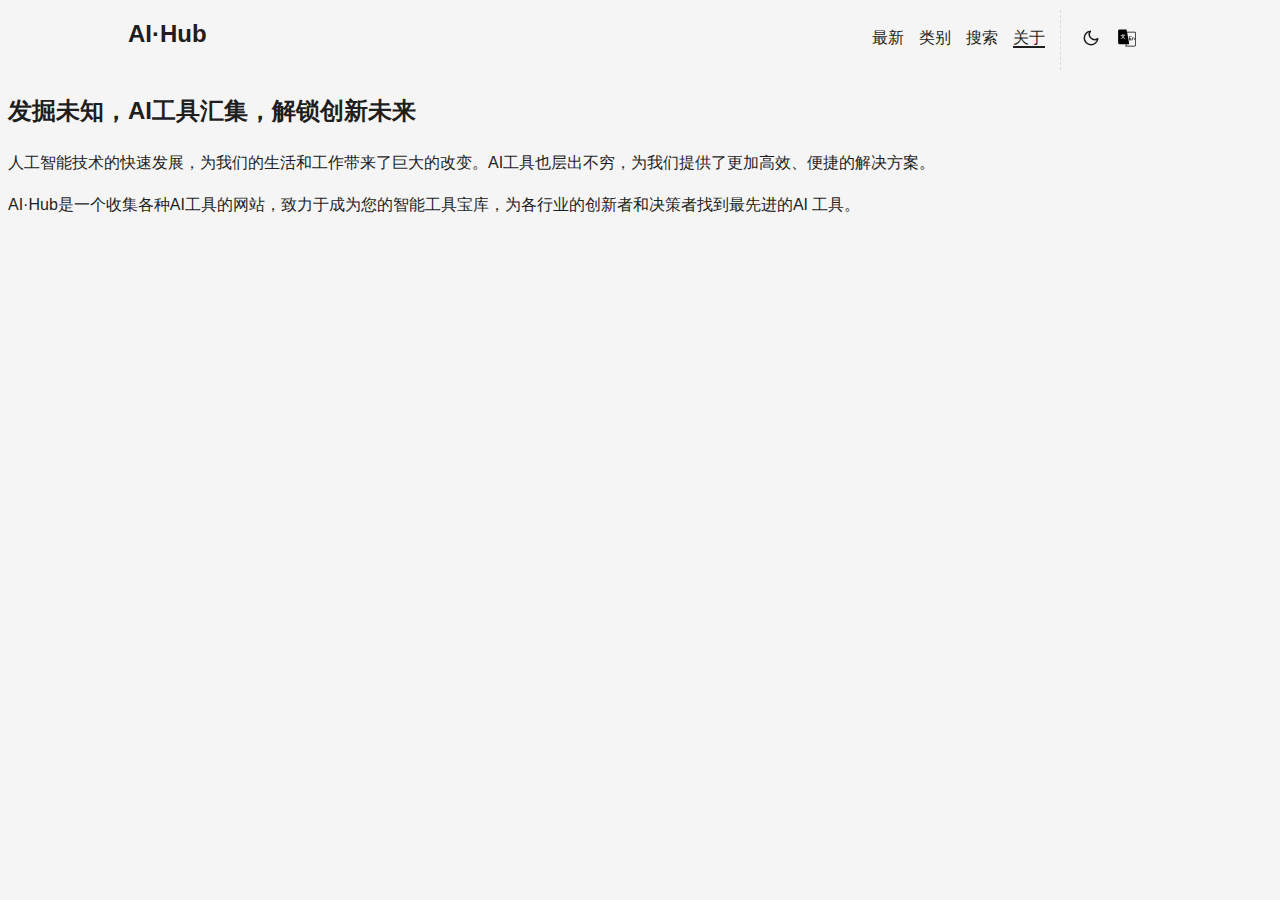
<file: about/index.html>
<!DOCTYPE html>
<html lang="zh-CH">
  <head>
    <title>Ai·Hub</title>
    <link rel="stylesheet" href="https://mjieke.github.io/aihub/asserts/css/header.css" />
    <link rel="icon" href="https://mjieke.github.io/aihub/logo.ico" />
    <script src="https://ajax.googleapis.com/ajax/libs/jquery/3.5.1/jquery.min.js"></script>
  </head>
  <body class="list" id="top">
    <script>
      if (localStorage.getItem("pref-theme") === "dark") {
        document.body.classList.add("dark");
      } else if (localStorage.getItem("pref-theme") === "light") {
        document.body.classList.remove("dark");
      } else if (window.matchMedia("(prefers-color-scheme: dark)").matches) {
        document.body.classList.add("dark");
      }
    </script>

    <header class="header">
      <nav class="nav">
        <div class="header-title">
          <!-- <img src="https://mjieke.github.io/aihub/logo.svg" alt="" /> -->
          <!-- <img src="https://mjieke.github.io/aihub/logo.svg"></img> -->

          <a
            href="https://mjieke.github.io/aihub"
            accesskey="h"
            title="Ai Hub (Alt + H)"
            >AI·Hub</a
          >
        </div>

        <ul id="menu">
          <li>
            <a href="https://mjieke.github.io/aihub" title="最新">
              
              <span>最新</span>
              
            </a>
          </li>
          <li>
            <a href="https://mjieke.github.io/aihub/categories" title="类别">
              
              <span>类别</span>
              
            </a>
          </li>
          <li>
            <a href="https://mjieke.github.io/aihub/search" title="搜索" id="search">
              
              <span>搜索</span>
              
            </a>
          </li>
          <li>
            <a href="https://mjieke.github.io/aihub/about" title="关于">
              
              <span class="active">关于</span>
              
            </a>
          </li>
          <li class="delimiter"></li>

          <div class="logo">
            <li>
              <span class="logo-switches">
                <button id="theme-toggle" accesskey="t" title="(Alt + T)">
                  <svg
                    id="moon"
                    xmlns="http://www.w3.org/2000/svg"
                    width="24"
                    height="24"
                    viewBox="0 0 24 24"
                    fill="none"
                    stroke="currentColor"
                    stroke-width="2"
                    stroke-linecap="round"
                    stroke-linejoin="round"
                  >
                    <path
                      d="M21 12.79A9 9 0 1 1 11.21 3 7 7 0 0 0 21 12.79z"
                    ></path>
                  </svg>
                  <svg
                    id="sun"
                    xmlns="http://www.w3.org/2000/svg"
                    width="24"
                    height="24"
                    viewBox="0 0 24 24"
                    fill="none"
                    stroke="currentColor"
                    stroke-width="2"
                    stroke-linecap="round"
                    stroke-linejoin="round"
                  >
                    <circle cx="12" cy="12" r="5"></circle>
                    <line x1="12" y1="1" x2="12" y2="3"></line>
                    <line x1="12" y1="21" x2="12" y2="23"></line>
                    <line x1="4.22" y1="4.22" x2="5.64" y2="5.64"></line>
                    <line x1="18.36" y1="18.36" x2="19.78" y2="19.78"></line>
                    <line x1="1" y1="12" x2="3" y2="12"></line>
                    <line x1="21" y1="12" x2="23" y2="12"></line>
                    <line x1="4.22" y1="19.78" x2="5.64" y2="18.36"></line>
                    <line x1="18.36" y1="5.64" x2="19.78" y2="4.22"></line>
                  </svg>
                </button>
              </span>
            </li>
            <li>
              <span class="language-switchs">
                <button id="language-toggle" accesskey="l" title="(Alt + L)">
                  <svg
                    t="1701707425758"
                    class="icon"
                    viewBox="0 0 1070 1024"
                    version="1.1"
                    xmlns="http://www.w3.org/2000/svg"
                    p-id="11890"
                    width="200"
                    height="200"
                  >
                    <path
                      d="M232.58156522 358.13286957C244.86956522 394.4626087 265.17147826 425.984 293.48730435 453.76556522c24.04173913-26.17878261 42.2066087-58.23443478 53.96034782-95.63269565H232.58156522z"
                      p-id="11891"
                    ></path>
                    <path
                      d="M981.61530435 143.36h-448.77913044L507.19165217 6.05495652h-416.72347826c-45.94643478 0-83.34469565 37.39826087-83.34469565 83.34469565v708.42991305c0 45.94643478 37.39826087 83.34469565 83.34469565 83.34469565h379.85947826l-30.45286956 137.30504348h541.74052174c45.94643478 0 83.34469565-37.39826087 83.34469565-83.34469565V226.70469565c0-45.94643478-37.39826087-83.34469565-83.34469565-83.34469565zM415.83304348 564.35756522c-49.152-18.16486957-89.75582609-41.13808696-122.34573913-67.85113044-34.19269565 30.45286957-76.93356522 52.89182609-126.61982609 66.7826087l-17.09634783-28.31582609c48.61773913-12.82226087 89.22156522-32.05565217 121.2772174-59.30295652-33.12417391-33.65843478-56.0973913-72.65947826-68.91965218-117.00313044h-46.48069565v-32.05565217H276.92521739c-7.47965217-13.89078261-17.09634783-27.24730435-28.31582609-40.06956522l32.05565218-11.75373913c11.21947826 14.42504348 21.37043478 31.5213913 30.45286956 51.28904348h115.9346087v32.05565218h-46.48069565c-14.95930435 45.94643478-36.32973913 84.41321739-64.64556522 115.40034782 31.5213913 25.11026087 71.05669565 45.94643478 117.5373913 63.04278261l-17.63060869 27.78156522z m607.45460869 370.24278261c0 22.97321739-18.69913043 41.67234783-41.67234782 41.67234782H492.23234783l20.83617391-95.63269565h156.53843478l-89.22156522-497.39686957-0.53426087 2.67130435-3.73982608-19.76765217 1.06852174 0.53426087-32.58991305-181.64869565H982.14956522c22.97321739 0 41.67234783 18.69913043 41.67234782 41.67234782v707.89565218z"
                      p-id="11892"
                    ></path>
                    <path
                      d="M684.56626087 541.38434783h114.86608696v-30.45286957h-114.86608696V450.02573913h122.34573913v-30.45286956h-158.14121739v219.04695652h162.94956522V608.16695652h-127.15408696v-66.78260869z m239.88313043-65.71408696c-9.61669565 0-18.16486957 1.60278261-26.1787826 5.87686956-7.47965217 3.73982609-14.95930435 9.61669565-20.83617392 17.09634783V479.94434783h-34.72695652v158.67547826h34.72695652v-95.63269566c1.06852174-12.82226087 5.3426087-22.43895652 12.82226087-29.38434782 6.41113043-5.87686957 13.89078261-9.08243478 22.43895652-9.08243478 24.04173913 0 35.79547826 12.82226087 35.79547826 39.00104347v94.56417392h34.72695653v-97.76973913c1.06852174-43.27513043-19.2333913-64.64556522-58.76869566-64.64556522z"
                      p-id="11893"
                    ></path>
                  </svg>
                </button>
              </span>
            </li>
          </div>
        </ul>
      </nav>
    </header>
    <main>
      
<div>
  <h2>发掘未知，AI工具汇集，解锁创新未来</h2>
  <p>
    人工智能技术的快速发展，为我们的生活和工作带来了巨大的改变。AI工具也层出不穷，为我们提供了更加高效、便捷的解决方案。
  </p>
  <p>
    AI·Hub是一个收集各种AI工具的网站，致力于成为您的智能工具宝库，为各行业的创新者和决策者找到最先进的AI
    工具。
  </p>
</div>

    </main>
    <footer class="footer"></footer>

    <a
      href="#top"
      aria-label="go to top"
      title="Go to Top (Alt + G)"
      class="top-link"
      id="top-link"
      accesskey="g"
    >
      <svg
        xmlns="http://www.w3.org/2000/svg"
        viewBox="0 0 12 6"
        fill="currentColor"
      >
        <path d="M12 6H0l6-6z" />
      </svg>
    </a>

    <script>
      var button = document.getElementById("top-link");
      window.onscroll = function () {
        if (
          document.body.scrollTop > 800 ||
          document.documentElement.scrollTop > 800
        ) {
          button.style.visibility = "visible";
          button.style.opacity = "1";
        } else {
          button.style.visibility = "hidden";
          button.style.opacity = "0";
        }
      };
    </script>

    <script>
      document.getElementById("theme-toggle").addEventListener("click", () => {
        if (document.body.className.includes("dark")) {
          document.body.classList.remove("dark");
          localStorage.setItem("pref-theme", "light");
        } else {
          document.body.classList.add("dark");
          localStorage.setItem("pref-theme", "dark");
        }
      });
    </script>
  </body>
</html>
</file>
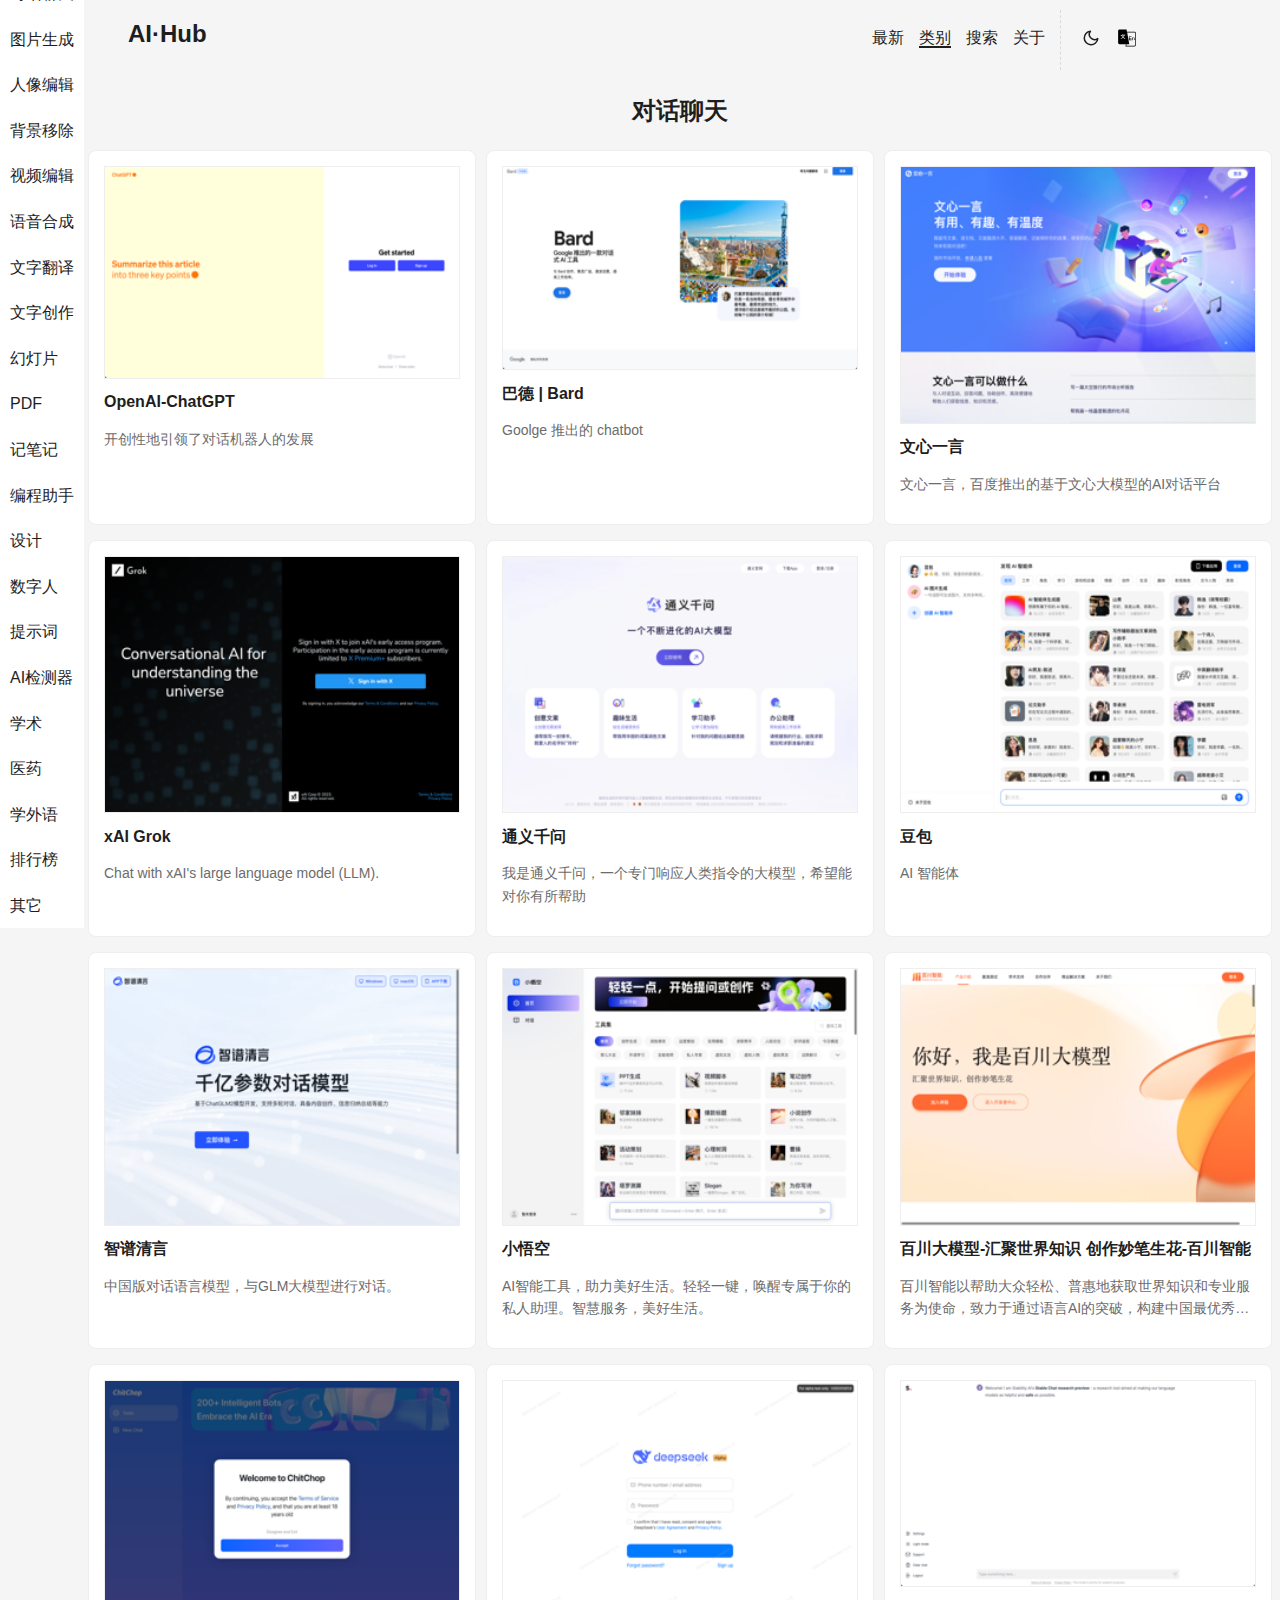
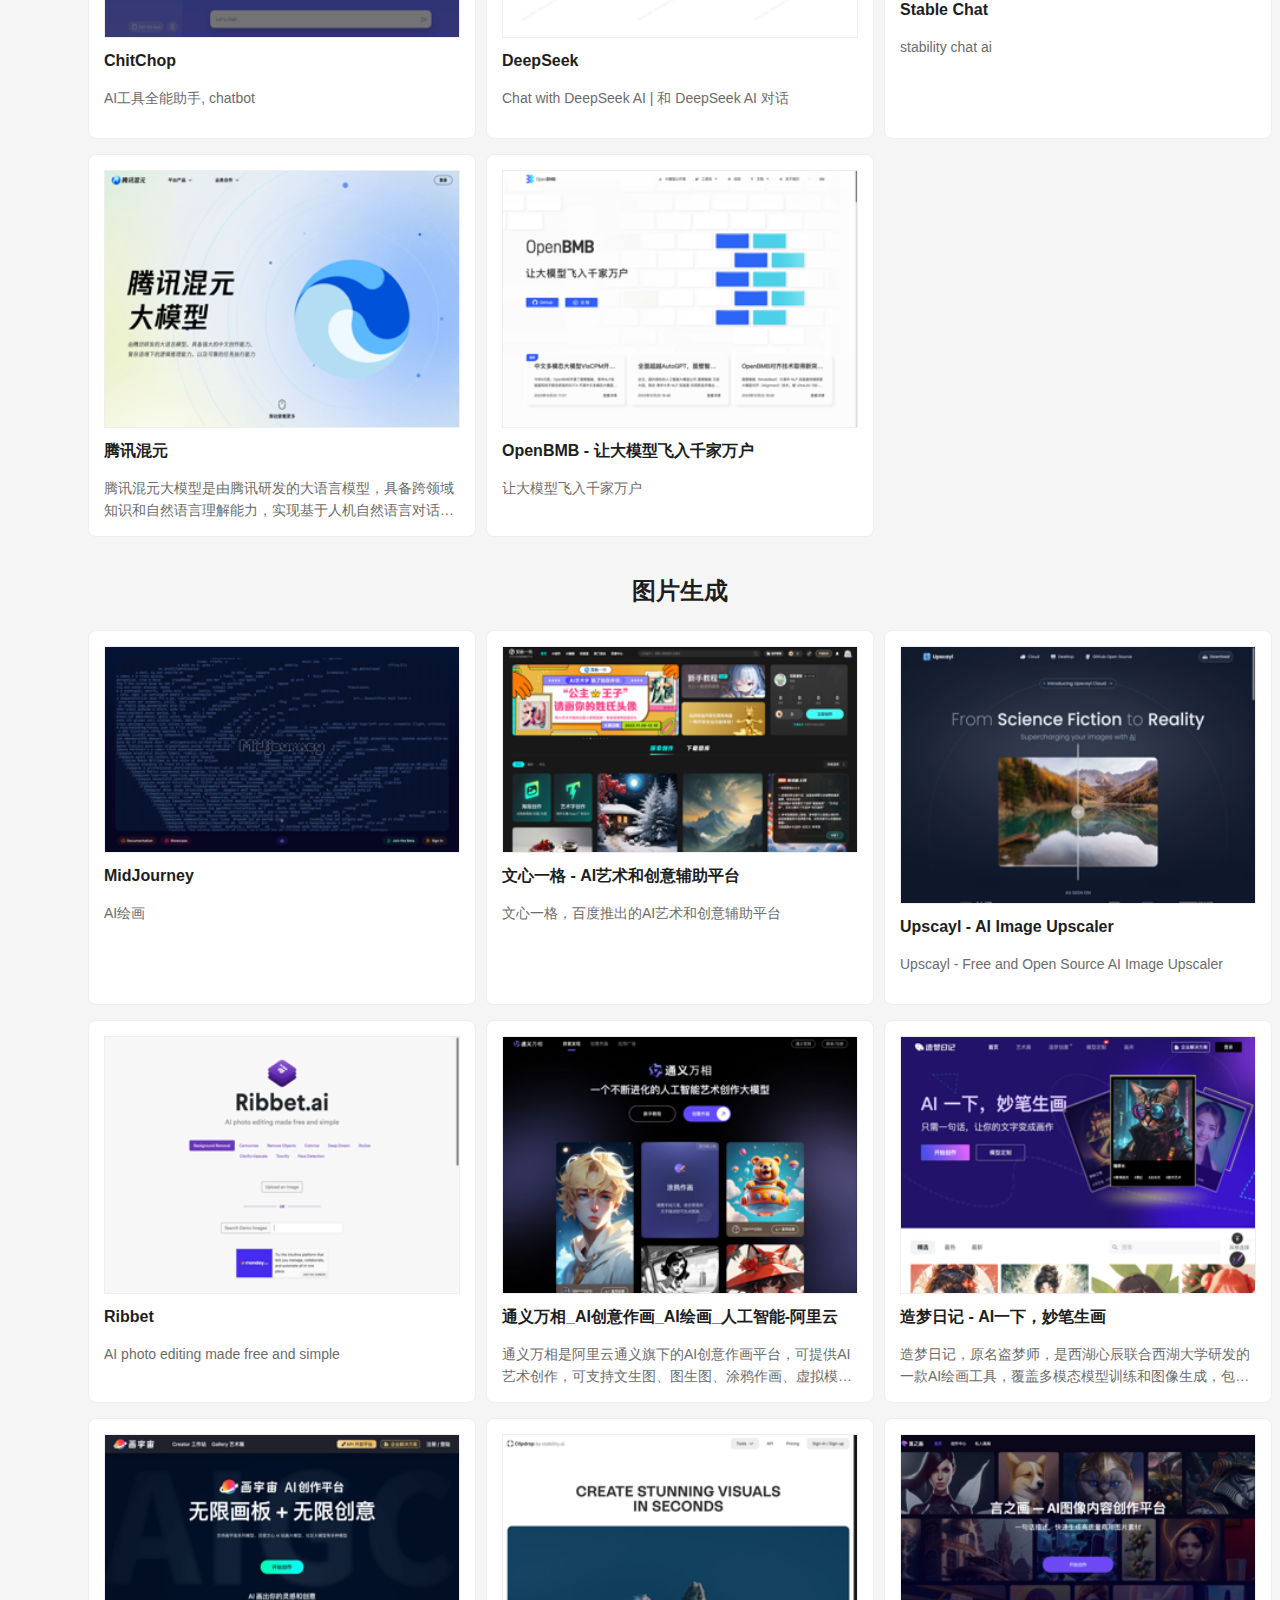
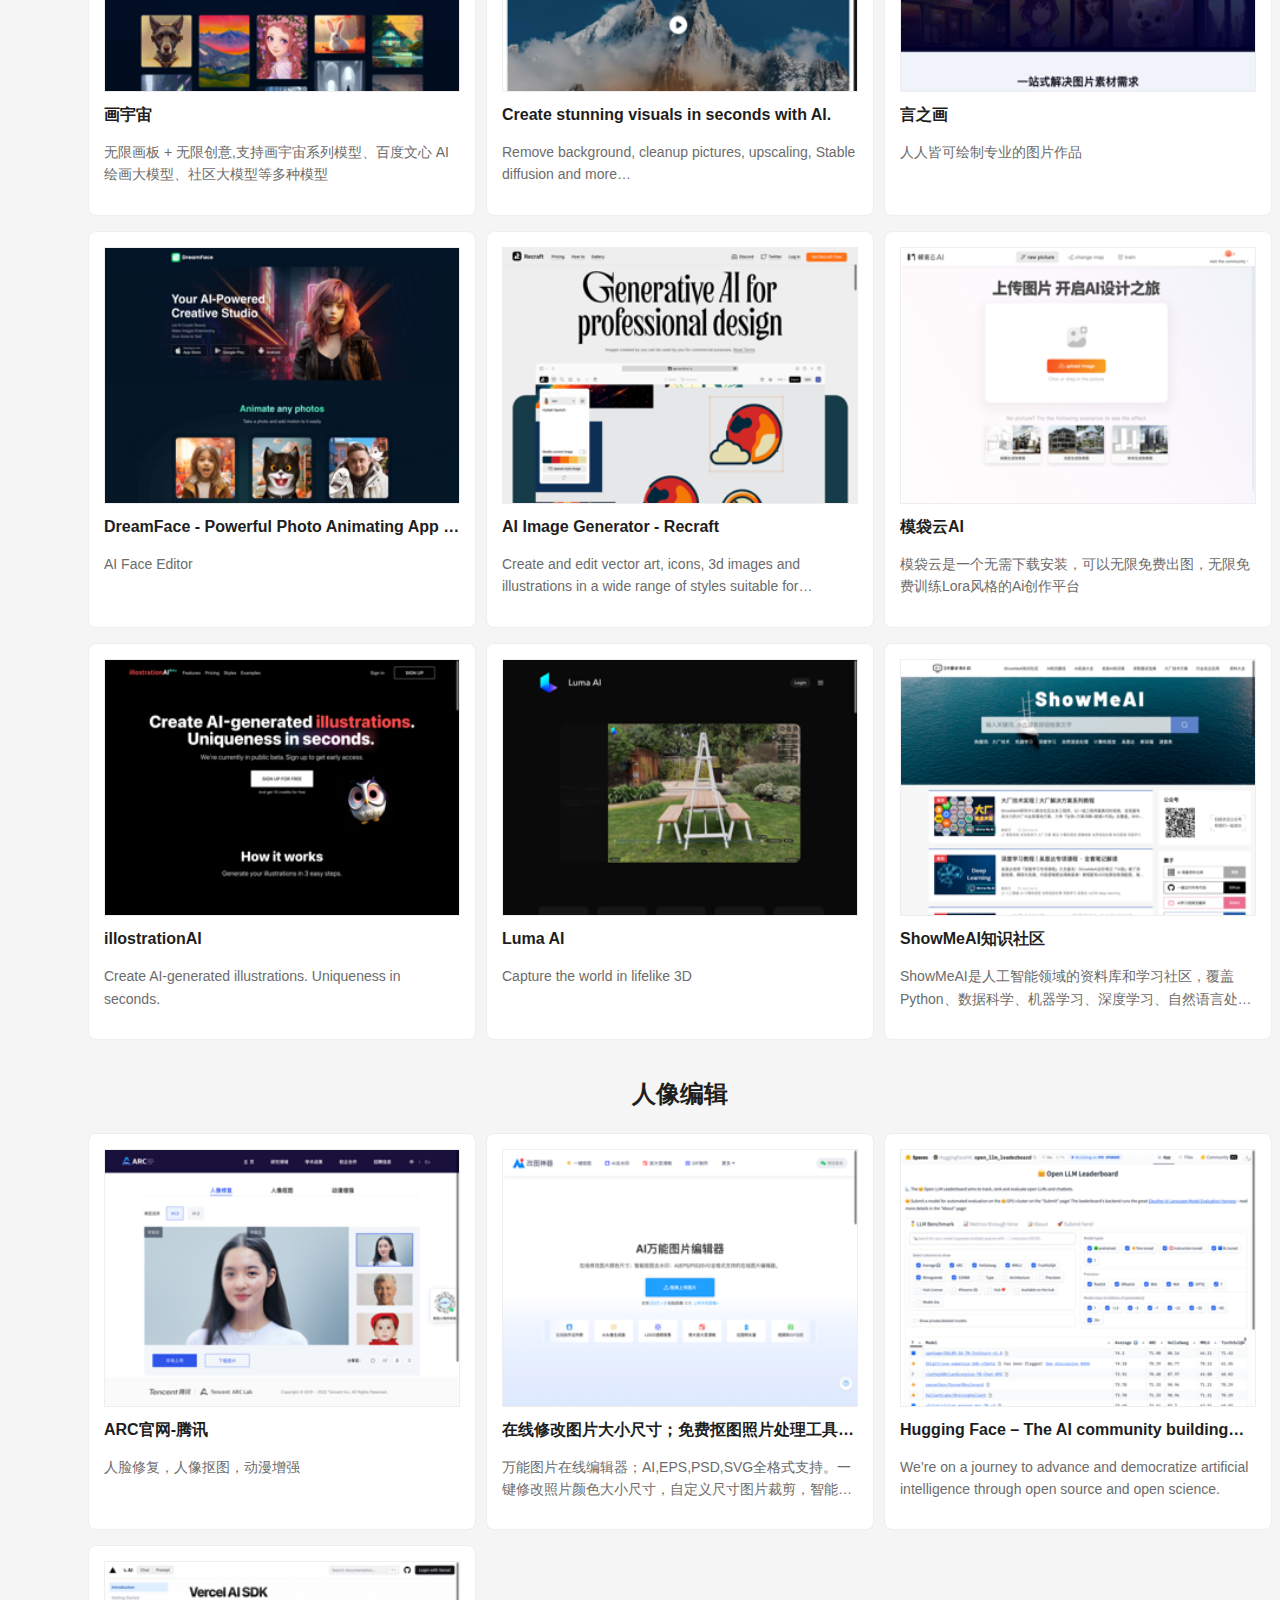
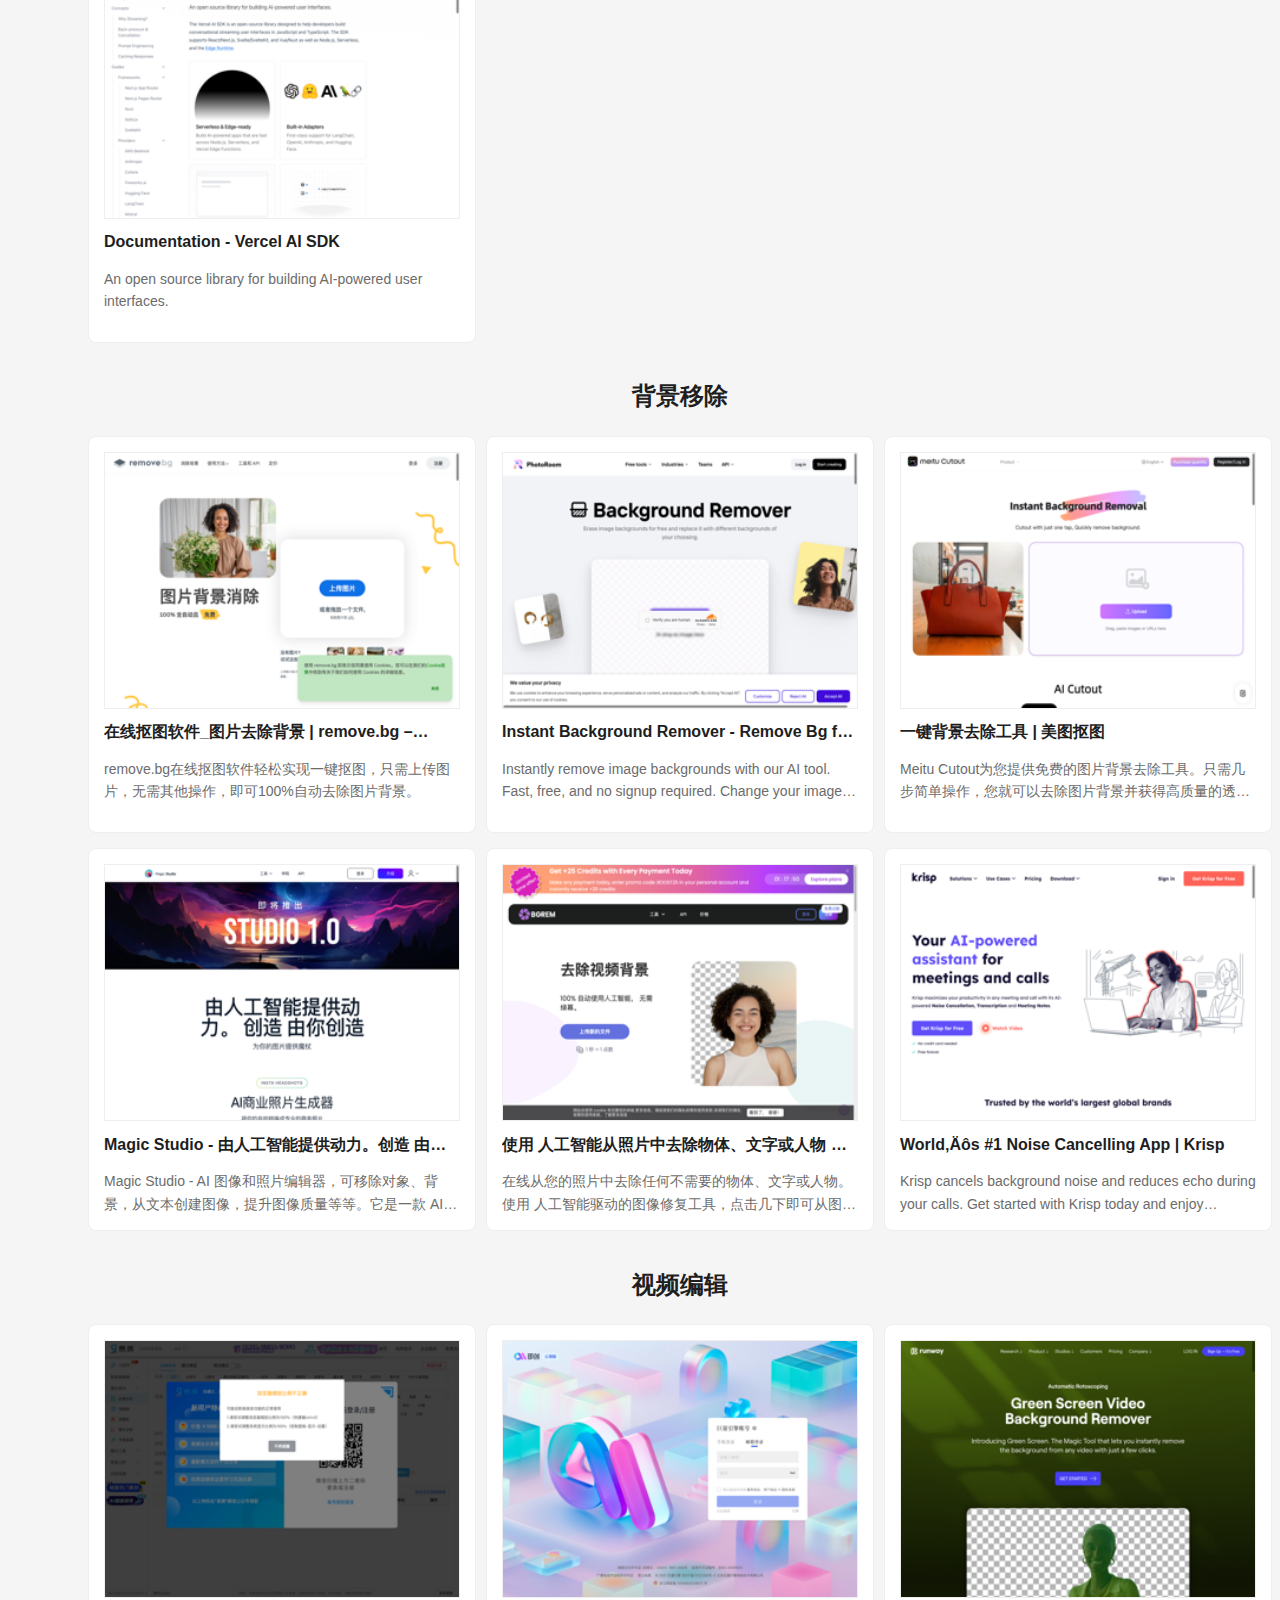
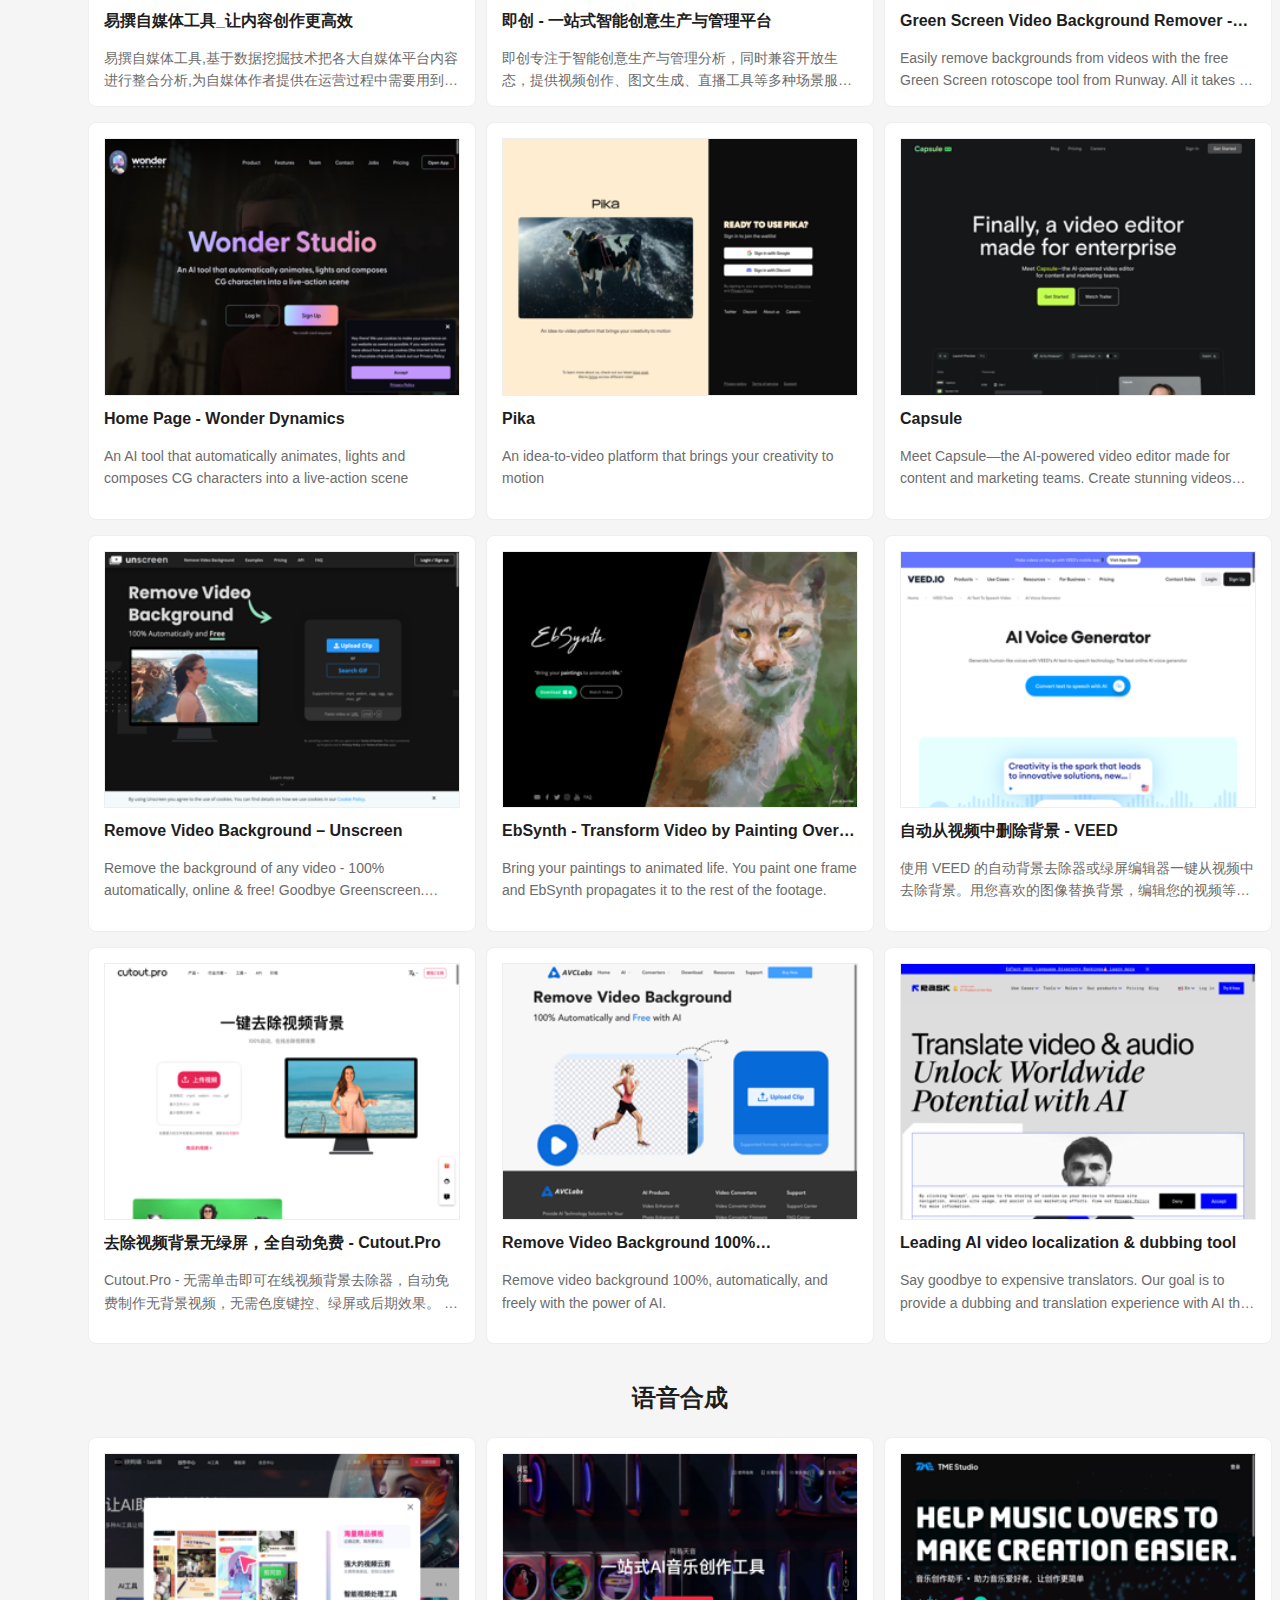
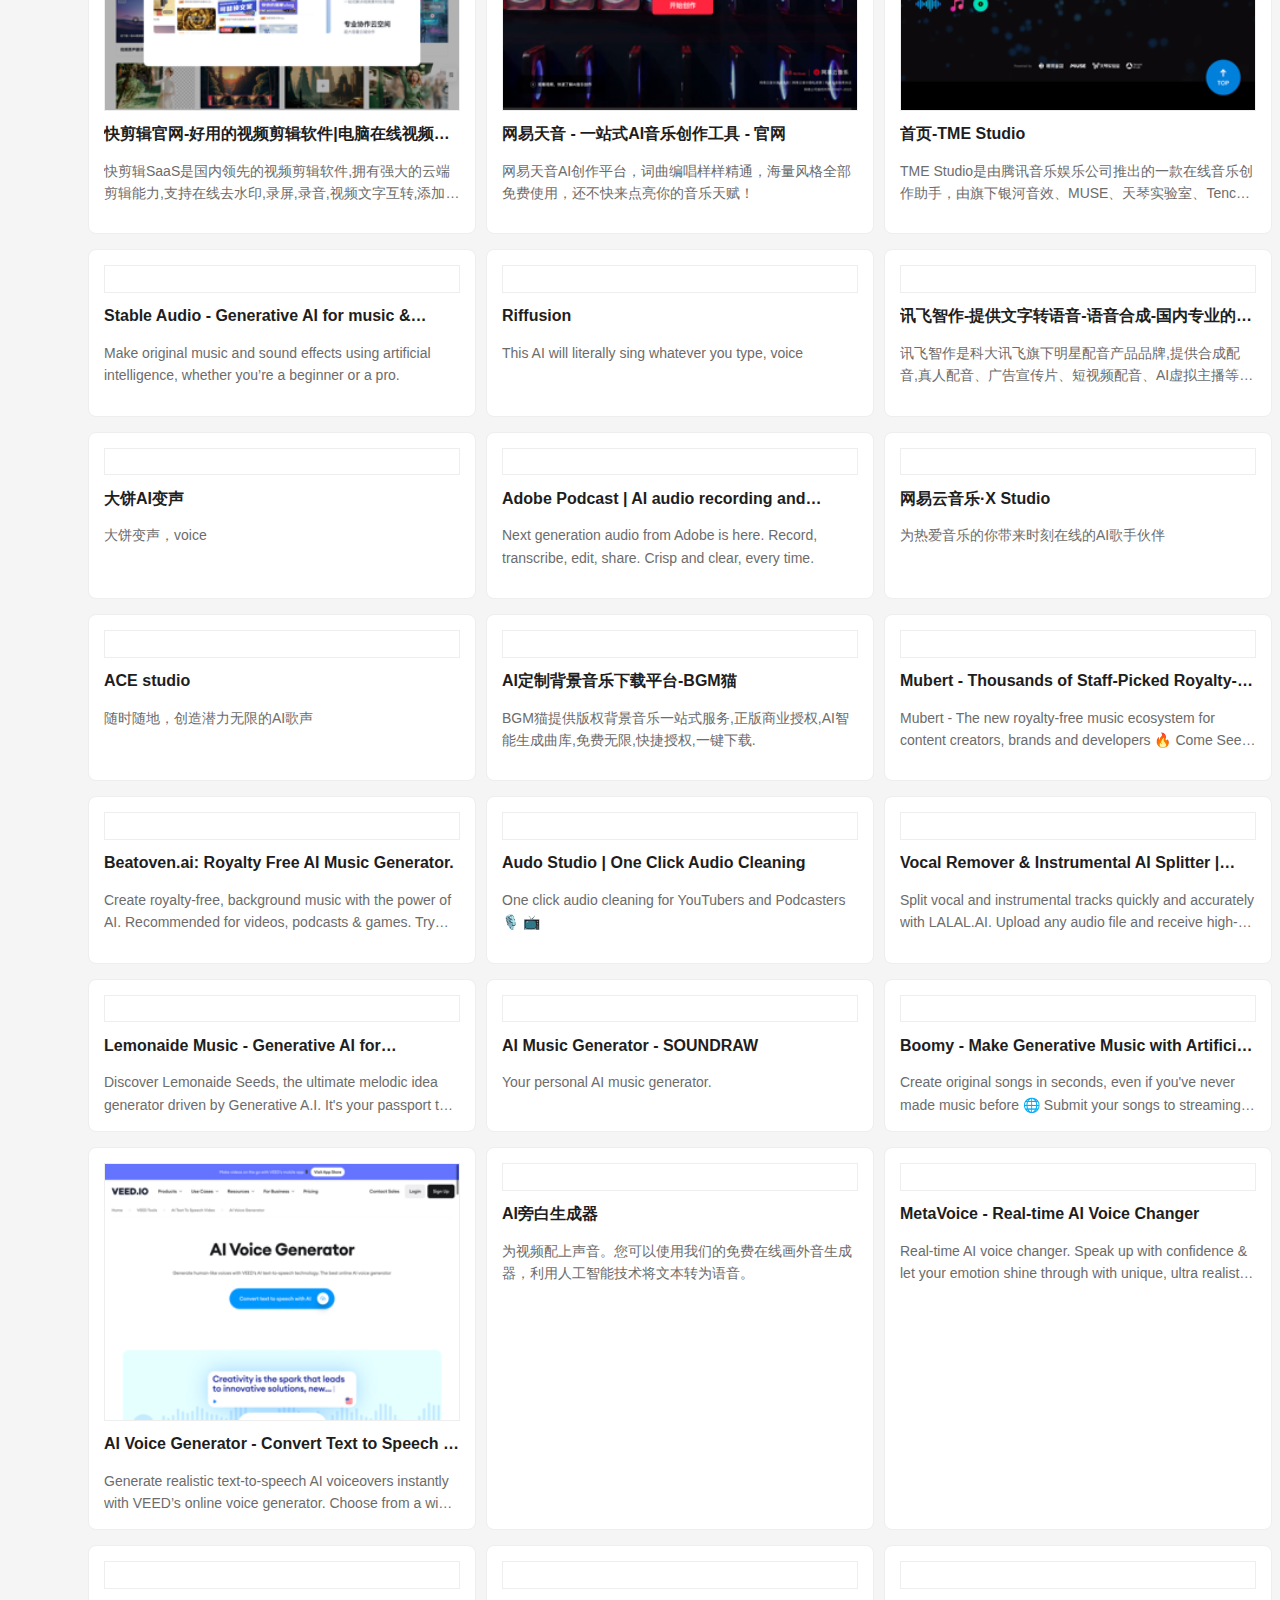
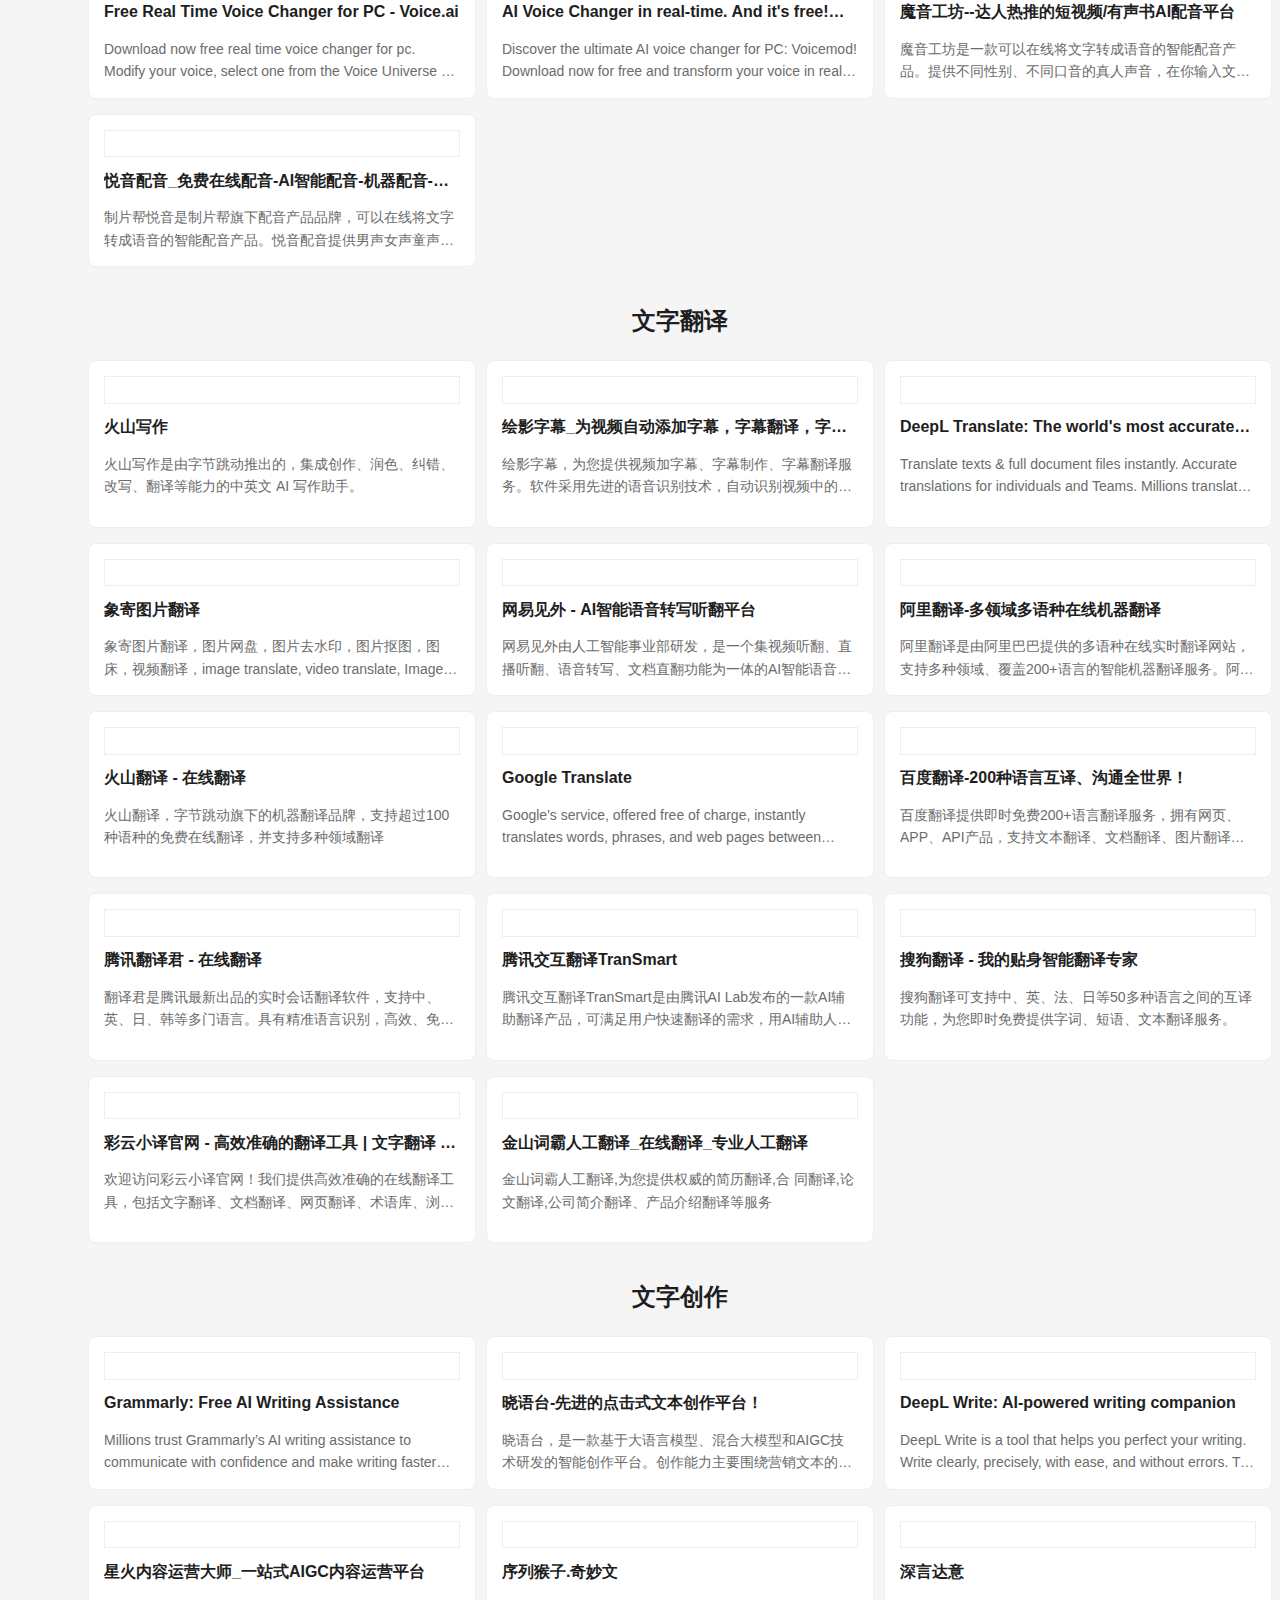
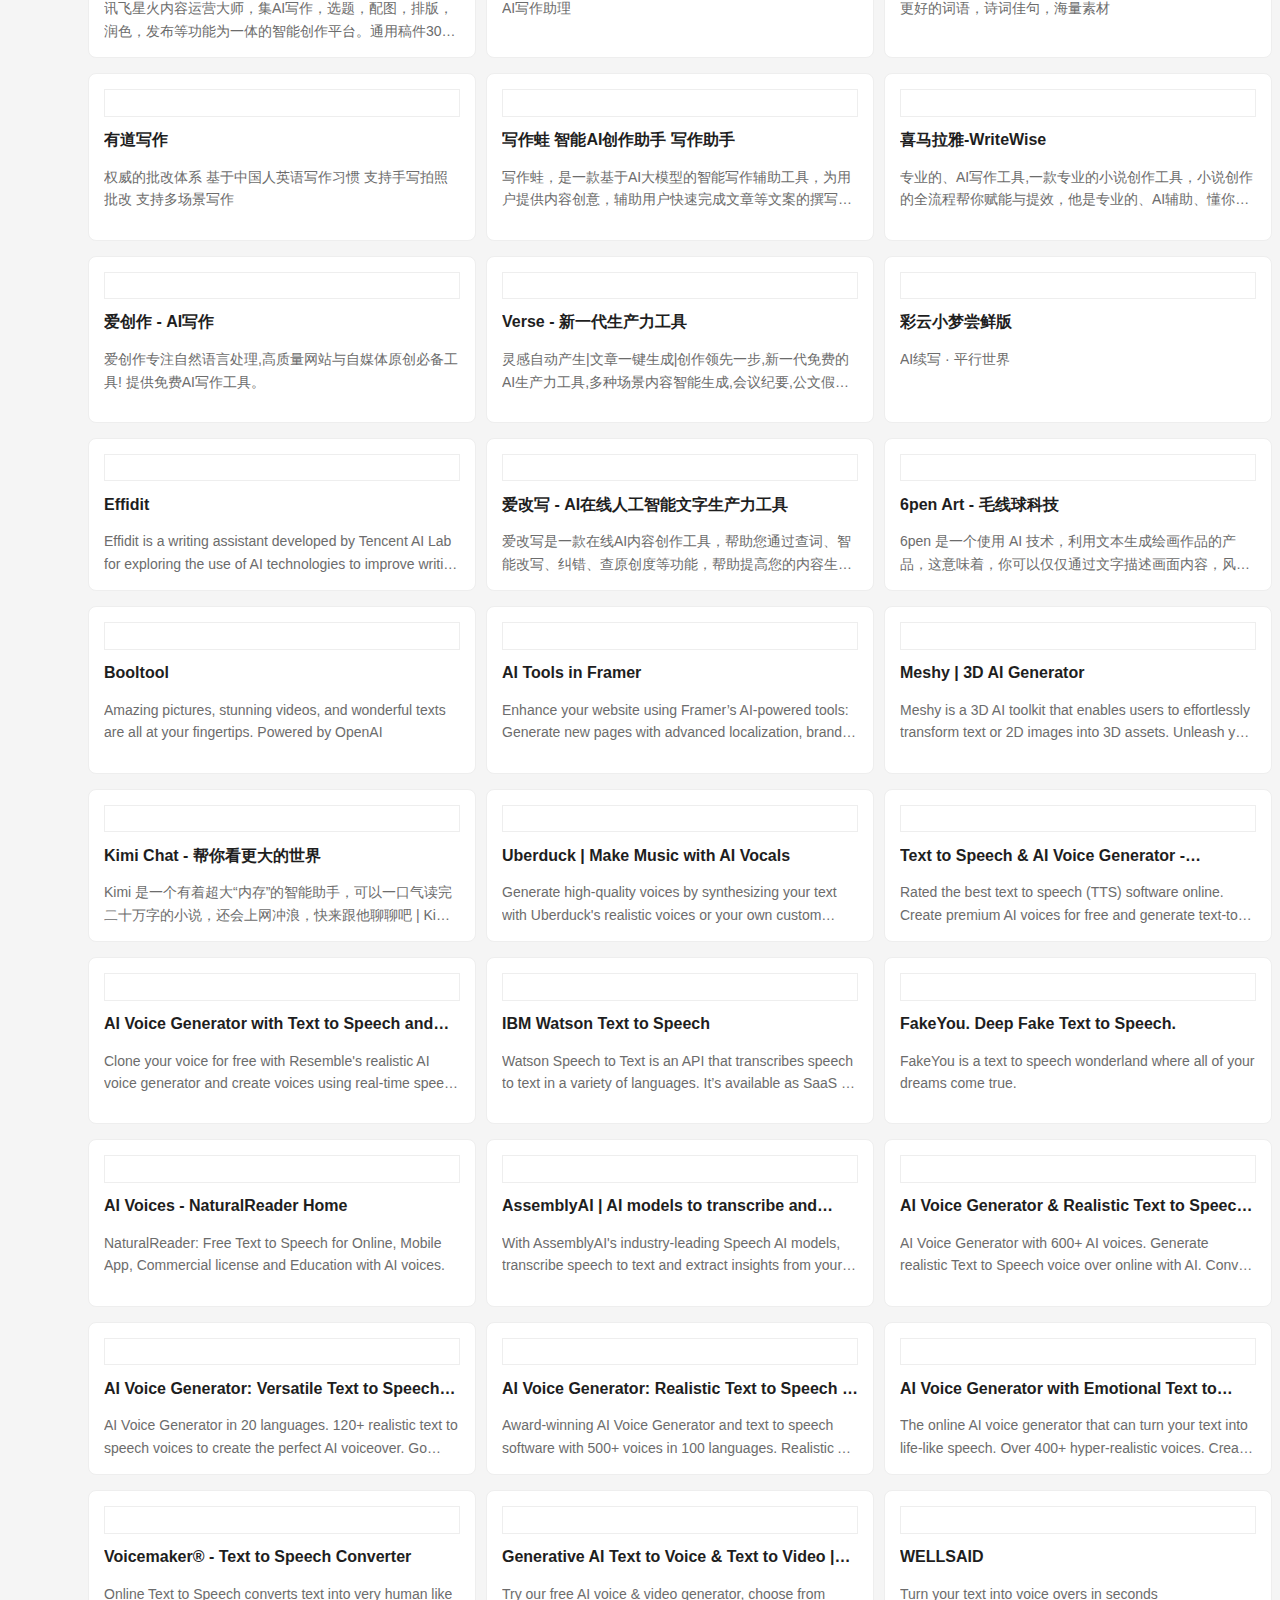
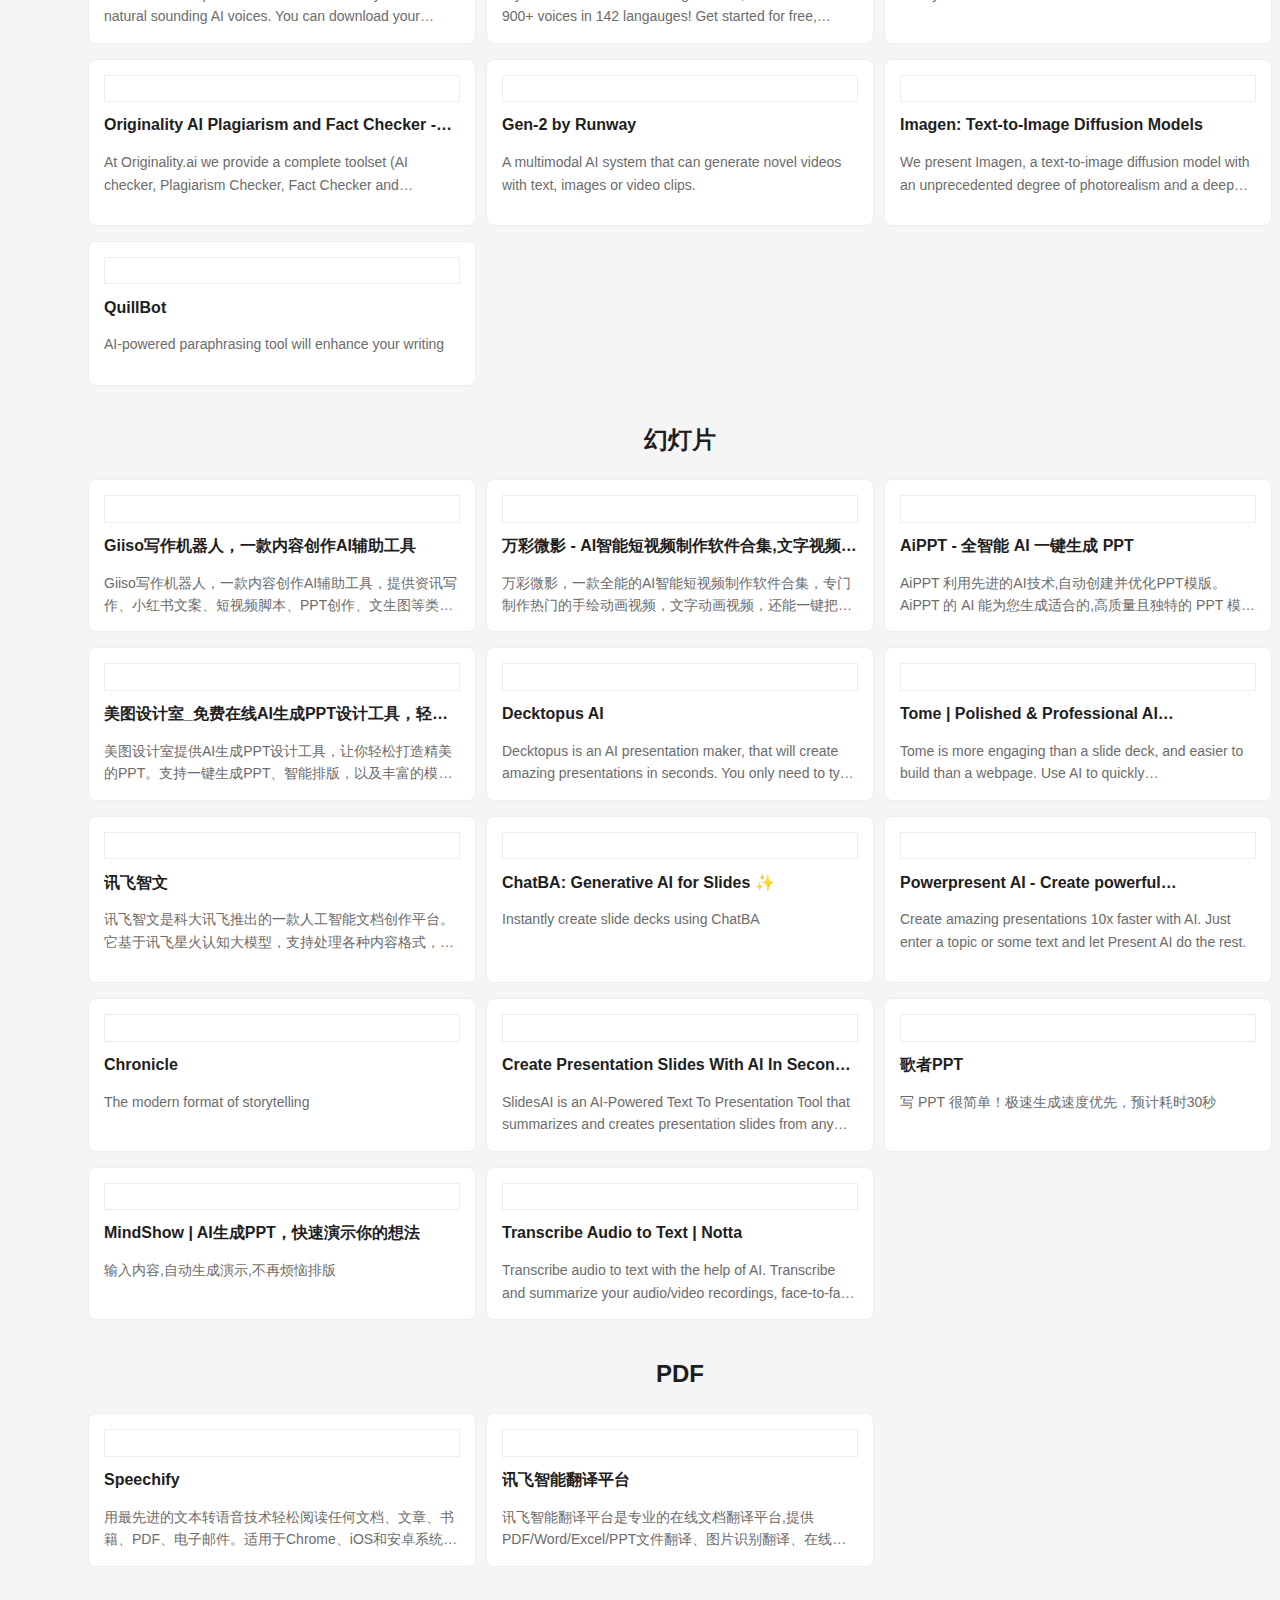
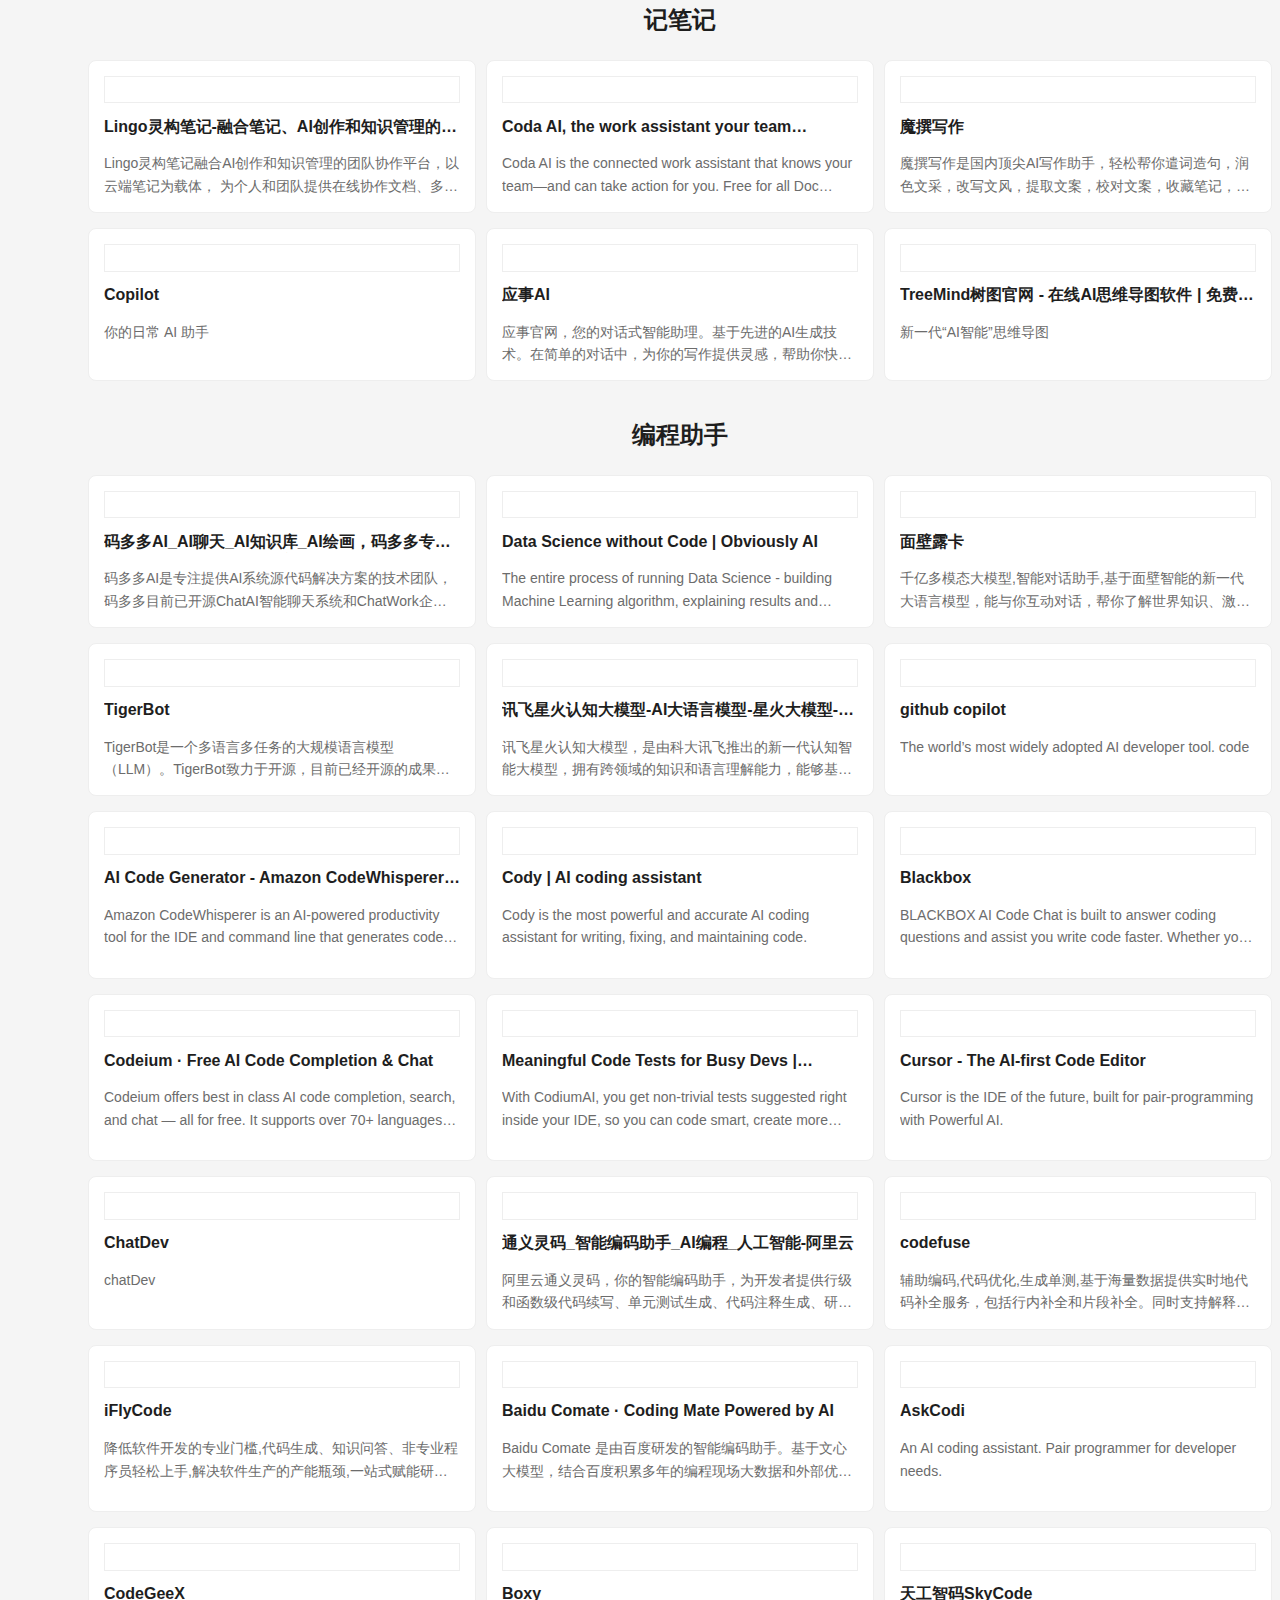
<file: categories/index.html>
<!DOCTYPE html>
<html lang="zh-CH">
  <head>
    <title>Ai·Hub</title>
    <link rel="stylesheet" href="https://mjieke.github.io/aihub/asserts/css/header.css" />
    <link rel="icon" href="https://mjieke.github.io/aihub/logo.ico" />
    <script src="https://ajax.googleapis.com/ajax/libs/jquery/3.5.1/jquery.min.js"></script>
  </head>
  <body class="list" id="top">
    <script>
      if (localStorage.getItem("pref-theme") === "dark") {
        document.body.classList.add("dark");
      } else if (localStorage.getItem("pref-theme") === "light") {
        document.body.classList.remove("dark");
      } else if (window.matchMedia("(prefers-color-scheme: dark)").matches) {
        document.body.classList.add("dark");
      }
    </script>

    <header class="header">
      <nav class="nav">
        <div class="header-title">
          <!-- <img src="https://mjieke.github.io/aihub/logo.svg" alt="" /> -->
          <!-- <img src="https://mjieke.github.io/aihub/logo.svg"></img> -->

          <a
            href="https://mjieke.github.io/aihub"
            accesskey="h"
            title="Ai Hub (Alt + H)"
            >AI·Hub</a
          >
        </div>

        <ul id="menu">
          <li>
            <a href="https://mjieke.github.io/aihub" title="最新">
              
              <span>最新</span>
              
            </a>
          </li>
          <li>
            <a href="https://mjieke.github.io/aihub/categories" title="类别">
              
              <span class="active">类别</span>
              
            </a>
          </li>
          <li>
            <a href="https://mjieke.github.io/aihub/search" title="搜索" id="search">
              
              <span>搜索</span>
              
            </a>
          </li>
          <li>
            <a href="https://mjieke.github.io/aihub/about" title="关于">
              
              <span>关于</span>
              
            </a>
          </li>
          <li class="delimiter"></li>

          <div class="logo">
            <li>
              <span class="logo-switches">
                <button id="theme-toggle" accesskey="t" title="(Alt + T)">
                  <svg
                    id="moon"
                    xmlns="http://www.w3.org/2000/svg"
                    width="24"
                    height="24"
                    viewBox="0 0 24 24"
                    fill="none"
                    stroke="currentColor"
                    stroke-width="2"
                    stroke-linecap="round"
                    stroke-linejoin="round"
                  >
                    <path
                      d="M21 12.79A9 9 0 1 1 11.21 3 7 7 0 0 0 21 12.79z"
                    ></path>
                  </svg>
                  <svg
                    id="sun"
                    xmlns="http://www.w3.org/2000/svg"
                    width="24"
                    height="24"
                    viewBox="0 0 24 24"
                    fill="none"
                    stroke="currentColor"
                    stroke-width="2"
                    stroke-linecap="round"
                    stroke-linejoin="round"
                  >
                    <circle cx="12" cy="12" r="5"></circle>
                    <line x1="12" y1="1" x2="12" y2="3"></line>
                    <line x1="12" y1="21" x2="12" y2="23"></line>
                    <line x1="4.22" y1="4.22" x2="5.64" y2="5.64"></line>
                    <line x1="18.36" y1="18.36" x2="19.78" y2="19.78"></line>
                    <line x1="1" y1="12" x2="3" y2="12"></line>
                    <line x1="21" y1="12" x2="23" y2="12"></line>
                    <line x1="4.22" y1="19.78" x2="5.64" y2="18.36"></line>
                    <line x1="18.36" y1="5.64" x2="19.78" y2="4.22"></line>
                  </svg>
                </button>
              </span>
            </li>
            <li>
              <span class="language-switchs">
                <button id="language-toggle" accesskey="l" title="(Alt + L)">
                  <svg
                    t="1701707425758"
                    class="icon"
                    viewBox="0 0 1070 1024"
                    version="1.1"
                    xmlns="http://www.w3.org/2000/svg"
                    p-id="11890"
                    width="200"
                    height="200"
                  >
                    <path
                      d="M232.58156522 358.13286957C244.86956522 394.4626087 265.17147826 425.984 293.48730435 453.76556522c24.04173913-26.17878261 42.2066087-58.23443478 53.96034782-95.63269565H232.58156522z"
                      p-id="11891"
                    ></path>
                    <path
                      d="M981.61530435 143.36h-448.77913044L507.19165217 6.05495652h-416.72347826c-45.94643478 0-83.34469565 37.39826087-83.34469565 83.34469565v708.42991305c0 45.94643478 37.39826087 83.34469565 83.34469565 83.34469565h379.85947826l-30.45286956 137.30504348h541.74052174c45.94643478 0 83.34469565-37.39826087 83.34469565-83.34469565V226.70469565c0-45.94643478-37.39826087-83.34469565-83.34469565-83.34469565zM415.83304348 564.35756522c-49.152-18.16486957-89.75582609-41.13808696-122.34573913-67.85113044-34.19269565 30.45286957-76.93356522 52.89182609-126.61982609 66.7826087l-17.09634783-28.31582609c48.61773913-12.82226087 89.22156522-32.05565217 121.2772174-59.30295652-33.12417391-33.65843478-56.0973913-72.65947826-68.91965218-117.00313044h-46.48069565v-32.05565217H276.92521739c-7.47965217-13.89078261-17.09634783-27.24730435-28.31582609-40.06956522l32.05565218-11.75373913c11.21947826 14.42504348 21.37043478 31.5213913 30.45286956 51.28904348h115.9346087v32.05565218h-46.48069565c-14.95930435 45.94643478-36.32973913 84.41321739-64.64556522 115.40034782 31.5213913 25.11026087 71.05669565 45.94643478 117.5373913 63.04278261l-17.63060869 27.78156522z m607.45460869 370.24278261c0 22.97321739-18.69913043 41.67234783-41.67234782 41.67234782H492.23234783l20.83617391-95.63269565h156.53843478l-89.22156522-497.39686957-0.53426087 2.67130435-3.73982608-19.76765217 1.06852174 0.53426087-32.58991305-181.64869565H982.14956522c22.97321739 0 41.67234783 18.69913043 41.67234782 41.67234782v707.89565218z"
                      p-id="11892"
                    ></path>
                    <path
                      d="M684.56626087 541.38434783h114.86608696v-30.45286957h-114.86608696V450.02573913h122.34573913v-30.45286956h-158.14121739v219.04695652h162.94956522V608.16695652h-127.15408696v-66.78260869z m239.88313043-65.71408696c-9.61669565 0-18.16486957 1.60278261-26.1787826 5.87686956-7.47965217 3.73982609-14.95930435 9.61669565-20.83617392 17.09634783V479.94434783h-34.72695652v158.67547826h34.72695652v-95.63269566c1.06852174-12.82226087 5.3426087-22.43895652 12.82226087-29.38434782 6.41113043-5.87686957 13.89078261-9.08243478 22.43895652-9.08243478 24.04173913 0 35.79547826 12.82226087 35.79547826 39.00104347v94.56417392h34.72695653v-97.76973913c1.06852174-43.27513043-19.2333913-64.64556522-58.76869566-64.64556522z"
                      p-id="11893"
                    ></path>
                  </svg>
                </button>
              </span>
            </li>
          </div>
        </ul>
      </nav>
    </header>
    <main>
      
<div id="sidebar">
  
  <a href="#对话聊天">对话聊天</a>
  
  <a href="#图片生成">图片生成</a>
  
  <a href="#人像编辑">人像编辑</a>
  
  <a href="#背景移除">背景移除</a>
  
  <a href="#视频编辑">视频编辑</a>
  
  <a href="#语音合成">语音合成</a>
  
  <a href="#文字翻译">文字翻译</a>
  
  <a href="#文字创作">文字创作</a>
  
  <a href="#幻灯片">幻灯片</a>
  
  <a href="#PDF">PDF</a>
  
  <a href="#记笔记">记笔记</a>
  
  <a href="#编程助手">编程助手</a>
  
  <a href="#设计">设计</a>
  
  <a href="#数字人">数字人</a>
  
  <a href="#提示词">提示词</a>
  
  <a href="#AI检测器">AI检测器</a>
  
  <a href="#学术">学术</a>
  
  <a href="#医药">医药</a>
  
  <a href="#学外语">学外语</a>
  
  <a href="#排行榜">排行榜</a>
  
  <a href="#其它">其它</a>
  
</div>
<div class="tab-content">
  
  <h2 id="对话聊天" class="card-title">对话聊天</h2>
  <div class="card-content">
    
    <card>
      <a href="https://chat.openai.com/" target="_blank">
        <img src="https://mjieke.github.io/aihub/asserts/img/chatgpt.png" alt="https://mjieke.github.io/aihub/asserts/img/chatgpt.png" loading="lazy"/>
      </a>
      <header class="entry-header">
        <h2>OpenAI-ChatGPT</h2>
      </header>
      <section class="entry-content">
        <p>开创性地引领了对话机器人的发展</p>
      </section>
      <!-- <footer class="entry-footer">
        <p>Date: April 15, 2022 | Estimated Read</p>
      </footer> -->
    </card>

    
    <card>
      <a href="https://bard.google.com/chat/" target="_blank">
        <img src="https://mjieke.github.io/aihub/asserts/img/bard.png" alt="https://mjieke.github.io/aihub/asserts/img/bard.png" loading="lazy"/>
      </a>
      <header class="entry-header">
        <h2>巴德 | Bard</h2>
      </header>
      <section class="entry-content">
        <p>Goolge 推出的 chatbot</p>
      </section>
      <!-- <footer class="entry-footer">
        <p>Date: April 15, 2022 | Estimated Read</p>
      </footer> -->
    </card>

    
    <card>
      <a href="https://yiyan.baidu.com/" target="_blank">
        <img src="https://mjieke.github.io/aihub/asserts/img/yiyan_baidu_com.png" alt="https://mjieke.github.io/aihub/asserts/img/yiyan_baidu_com.png" loading="lazy"/>
      </a>
      <header class="entry-header">
        <h2>文心一言</h2>
      </header>
      <section class="entry-content">
        <p>文心一言，百度推出的基于文心大模型的AI对话平台</p>
      </section>
      <!-- <footer class="entry-footer">
        <p>Date: April 15, 2022 | Estimated Read</p>
      </footer> -->
    </card>

    
    <card>
      <a href="https://grok.x.ai" target="_blank">
        <img src="https://mjieke.github.io/aihub/asserts/img/grok_x_ai.png" alt="https://mjieke.github.io/aihub/asserts/img/grok_x_ai.png" loading="lazy"/>
      </a>
      <header class="entry-header">
        <h2>xAI Grok</h2>
      </header>
      <section class="entry-content">
        <p>Chat with xAI's large language model (LLM).</p>
      </section>
      <!-- <footer class="entry-footer">
        <p>Date: April 15, 2022 | Estimated Read</p>
      </footer> -->
    </card>

    
    <card>
      <a href="https://qianwen.aliyun.com" target="_blank">
        <img src="https://mjieke.github.io/aihub/asserts/img/qianwen_aliyun_com.png" alt="https://mjieke.github.io/aihub/asserts/img/qianwen_aliyun_com.png" loading="lazy"/>
      </a>
      <header class="entry-header">
        <h2>通义千问</h2>
      </header>
      <section class="entry-content">
        <p>我是通义千问，一个专门响应人类指令的大模型，希望能对你有所帮助</p>
      </section>
      <!-- <footer class="entry-footer">
        <p>Date: April 15, 2022 | Estimated Read</p>
      </footer> -->
    </card>

    
    <card>
      <a href="https://www.doubao.com/" target="_blank">
        <img src="https://mjieke.github.io/aihub/asserts/img/www_doubao_com.png" alt="https://mjieke.github.io/aihub/asserts/img/www_doubao_com.png" loading="lazy"/>
      </a>
      <header class="entry-header">
        <h2>豆包</h2>
      </header>
      <section class="entry-content">
        <p>AI 智能体</p>
      </section>
      <!-- <footer class="entry-footer">
        <p>Date: April 15, 2022 | Estimated Read</p>
      </footer> -->
    </card>

    
    <card>
      <a href="https://chatglm.cn/pureDisplay?fr=mkazb01" target="_blank">
        <img src="https://mjieke.github.io/aihub/asserts/img/chatglm_cn.png" alt="https://mjieke.github.io/aihub/asserts/img/chatglm_cn.png" loading="lazy"/>
      </a>
      <header class="entry-header">
        <h2>智谱清言</h2>
      </header>
      <section class="entry-content">
        <p>中国版对话语言模型，与GLM大模型进行对话。</p>
      </section>
      <!-- <footer class="entry-footer">
        <p>Date: April 15, 2022 | Estimated Read</p>
      </footer> -->
    </card>

    
    <card>
      <a href="https://wukong.com/tool" target="_blank">
        <img src="https://mjieke.github.io/aihub/asserts/img/wukong_com.png" alt="https://mjieke.github.io/aihub/asserts/img/wukong_com.png" loading="lazy"/>
      </a>
      <header class="entry-header">
        <h2>小悟空</h2>
      </header>
      <section class="entry-content">
        <p>AI智能工具，助力美好生活。轻轻一键，唤醒专属于你的私人助理。智慧服务，美好生活。</p>
      </section>
      <!-- <footer class="entry-footer">
        <p>Date: April 15, 2022 | Estimated Read</p>
      </footer> -->
    </card>

    
    <card>
      <a href="https://chat.baichuan-ai.com/home" target="_blank">
        <img src="https://mjieke.github.io/aihub/asserts/img/chat_baichuan-ai_com.png" alt="https://mjieke.github.io/aihub/asserts/img/chat_baichuan-ai_com.png" loading="lazy"/>
      </a>
      <header class="entry-header">
        <h2>百川大模型-汇聚世界知识 创作妙笔生花-百川智能</h2>
      </header>
      <section class="entry-content">
        <p>百川智能以帮助大众轻松、普惠地获取世界知识和专业服务为使命，致力于通过语言AI的突破，构建中国最优秀的大模型底座。百川大模型，融合了意图理解、信息检索以及强化学习技术，结合有监督微调与人类意图对齐，在知识问答、文本创作领域表现突出。</p>
      </section>
      <!-- <footer class="entry-footer">
        <p>Date: April 15, 2022 | Estimated Read</p>
      </footer> -->
    </card>

    
    <card>
      <a href="https://www.chitchop.com/" target="_blank">
        <img src="https://mjieke.github.io/aihub/asserts/img/www_chitchop_com.png" alt="https://mjieke.github.io/aihub/asserts/img/www_chitchop_com.png" loading="lazy"/>
      </a>
      <header class="entry-header">
        <h2>ChitChop</h2>
      </header>
      <section class="entry-content">
        <p>AI工具全能助手, chatbot</p>
      </section>
      <!-- <footer class="entry-footer">
        <p>Date: April 15, 2022 | Estimated Read</p>
      </footer> -->
    </card>

    
    <card>
      <a href="https://chat.deepseek.com/" target="_blank">
        <img src="https://mjieke.github.io/aihub/asserts/img/chat_deepseek_com.png" alt="https://mjieke.github.io/aihub/asserts/img/chat_deepseek_com.png" loading="lazy"/>
      </a>
      <header class="entry-header">
        <h2>DeepSeek</h2>
      </header>
      <section class="entry-content">
        <p>Chat with DeepSeek AI | 和 DeepSeek AI 对话</p>
      </section>
      <!-- <footer class="entry-footer">
        <p>Date: April 15, 2022 | Estimated Read</p>
      </footer> -->
    </card>

    
    <card>
      <a href="https://research.stability.ai/chat" target="_blank">
        <img src="https://mjieke.github.io/aihub/asserts/img/stability_chat.png" alt="https://mjieke.github.io/aihub/asserts/img/stability_chat.png" loading="lazy"/>
      </a>
      <header class="entry-header">
        <h2>Stable Chat</h2>
      </header>
      <section class="entry-content">
        <p>stability chat ai</p>
      </section>
      <!-- <footer class="entry-footer">
        <p>Date: April 15, 2022 | Estimated Read</p>
      </footer> -->
    </card>

    
    <card>
      <a href="https://hunyuan.tencent.com/" target="_blank">
        <img src="https://mjieke.github.io/aihub/asserts/img/hunyuan_tencent_com.png" alt="https://mjieke.github.io/aihub/asserts/img/hunyuan_tencent_com.png" loading="lazy"/>
      </a>
      <header class="entry-header">
        <h2>腾讯混元</h2>
      </header>
      <section class="entry-content">
        <p>腾讯混元大模型是由腾讯研发的大语言模型，具备跨领域知识和自然语言理解能力，实现基于人机自然语言对话的方式，理解用户指令并执行任务，帮助用户实现人获取信息，知识和灵感。</p>
      </section>
      <!-- <footer class="entry-footer">
        <p>Date: April 15, 2022 | Estimated Read</p>
      </footer> -->
    </card>

    
    <card>
      <a href="https://www.openbmb.org/home" target="_blank">
        <img src="https://mjieke.github.io/aihub/asserts/img/www_openbmb_org.png" alt="https://mjieke.github.io/aihub/asserts/img/www_openbmb_org.png" loading="lazy"/>
      </a>
      <header class="entry-header">
        <h2>OpenBMB - 让大模型飞入千家万户</h2>
      </header>
      <section class="entry-content">
        <p>让大模型飞入千家万户</p>
      </section>
      <!-- <footer class="entry-footer">
        <p>Date: April 15, 2022 | Estimated Read</p>
      </footer> -->
    </card>

    
  </div>
  
  <h2 id="图片生成" class="card-title">图片生成</h2>
  <div class="card-content">
    
    <card>
      <a href="https://www.midjourney.com/home" target="_blank">
        <img src="https://mjieke.github.io/aihub/asserts/img/midjourney.png" alt="https://mjieke.github.io/aihub/asserts/img/midjourney.png" loading="lazy"/>
      </a>
      <header class="entry-header">
        <h2>MidJourney</h2>
      </header>
      <section class="entry-content">
        <p>AI绘画</p>
      </section>
      <!-- <footer class="entry-footer">
        <p>Date: April 15, 2022 | Estimated Read</p>
      </footer> -->
    </card>

    
    <card>
      <a href="https://yige.baidu.com" target="_blank">
        <img src="https://mjieke.github.io/aihub/asserts/img/yige_baidu_com.png" alt="https://mjieke.github.io/aihub/asserts/img/yige_baidu_com.png" loading="lazy"/>
      </a>
      <header class="entry-header">
        <h2>文心一格 - AI艺术和创意辅助平台</h2>
      </header>
      <section class="entry-content">
        <p>文心一格，百度推出的AI艺术和创意辅助平台</p>
      </section>
      <!-- <footer class="entry-footer">
        <p>Date: April 15, 2022 | Estimated Read</p>
      </footer> -->
    </card>

    
    <card>
      <a href="https://www.upscayl.org" target="_blank">
        <img src="https://mjieke.github.io/aihub/asserts/img/www_upscayl_org.png" alt="https://mjieke.github.io/aihub/asserts/img/www_upscayl_org.png" loading="lazy"/>
      </a>
      <header class="entry-header">
        <h2>Upscayl - AI Image Upscaler</h2>
      </header>
      <section class="entry-content">
        <p>Upscayl - Free and Open Source AI Image Upscaler</p>
      </section>
      <!-- <footer class="entry-footer">
        <p>Date: April 15, 2022 | Estimated Read</p>
      </footer> -->
    </card>

    
    <card>
      <a href="https://ribbet.ai" target="_blank">
        <img src="https://mjieke.github.io/aihub/asserts/img/ribbet_ai.png" alt="https://mjieke.github.io/aihub/asserts/img/ribbet_ai.png" loading="lazy"/>
      </a>
      <header class="entry-header">
        <h2>Ribbet</h2>
      </header>
      <section class="entry-content">
        <p>AI photo editing made free and simple</p>
      </section>
      <!-- <footer class="entry-footer">
        <p>Date: April 15, 2022 | Estimated Read</p>
      </footer> -->
    </card>

    
    <card>
      <a href="https://wanxiang.aliyun.com/" target="_blank">
        <img src="https://mjieke.github.io/aihub/asserts/img/wanxiang_aliyun_com.png" alt="https://mjieke.github.io/aihub/asserts/img/wanxiang_aliyun_com.png" loading="lazy"/>
      </a>
      <header class="entry-header">
        <h2>通义万相_AI创意作画_AI绘画_人工智能-阿里云</h2>
      </header>
      <section class="entry-content">
        <p>通义万相是阿里云通义旗下的AI创意作画平台，可提供AI艺术创作，可支持文生图、图生图、涂鸦作画、虚拟模特、个人写真等多场景的图片创作能力</p>
      </section>
      <!-- <footer class="entry-footer">
        <p>Date: April 15, 2022 | Estimated Read</p>
      </footer> -->
    </card>

    
    <card>
      <a href="https://zmrj.art/" target="_blank">
        <img src="https://mjieke.github.io/aihub/asserts/img/zmrj_art.png" alt="https://mjieke.github.io/aihub/asserts/img/zmrj_art.png" loading="lazy"/>
      </a>
      <header class="entry-header">
        <h2>造梦日记 - AI一下，妙笔生画</h2>
      </header>
      <section class="entry-content">
        <p>造梦日记，原名盗梦师，是西湖心辰联合西湖大学研发的一款AI绘画工具，覆盖多模态模型训练和图像生成，包括二次元头像生成、图片设计等，可应用于绘画、动漫游戏、运营策划和电商等领域，人人都可实现自己的创作梦。</p>
      </section>
      <!-- <footer class="entry-footer">
        <p>Date: April 15, 2022 | Estimated Read</p>
      </footer> -->
    </card>

    
    <card>
      <a href="https://creator.nolibox.com/" target="_blank">
        <img src="https://mjieke.github.io/aihub/asserts/img/creator_nolibox_com.png" alt="https://mjieke.github.io/aihub/asserts/img/creator_nolibox_com.png" loading="lazy"/>
      </a>
      <header class="entry-header">
        <h2>画宇宙</h2>
      </header>
      <section class="entry-content">
        <p>无限画板 + 无限创意,支持画宇宙系列模型、百度文心 AI 绘画大模型、社区大模型等多种模型</p>
      </section>
      <!-- <footer class="entry-footer">
        <p>Date: April 15, 2022 | Estimated Read</p>
      </footer> -->
    </card>

    
    <card>
      <a href="https://clipdrop.co" target="_blank">
        <img src="https://mjieke.github.io/aihub/asserts/img/clipdrop_co.png" alt="https://mjieke.github.io/aihub/asserts/img/clipdrop_co.png" loading="lazy"/>
      </a>
      <header class="entry-header">
        <h2>Create stunning visuals in seconds with AI.</h2>
      </header>
      <section class="entry-content">
        <p>Remove background, cleanup pictures, upscaling, Stable diffusion and more…</p>
      </section>
      <!-- <footer class="entry-footer">
        <p>Date: April 15, 2022 | Estimated Read</p>
      </footer> -->
    </card>

    
    <card>
      <a href="https://paint.mobvoi.com/" target="_blank">
        <img src="https://mjieke.github.io/aihub/asserts/img/paint_mobvoi_com.png" alt="https://mjieke.github.io/aihub/asserts/img/paint_mobvoi_com.png" loading="lazy"/>
      </a>
      <header class="entry-header">
        <h2>言之画</h2>
      </header>
      <section class="entry-content">
        <p>人人皆可绘制专业的图片作品</p>
      </section>
      <!-- <footer class="entry-footer">
        <p>Date: April 15, 2022 | Estimated Read</p>
      </footer> -->
    </card>

    
    <card>
      <a href="https://dreamfaceapp.com" target="_blank">
        <img src="https://mjieke.github.io/aihub/asserts/img/dreamfaceapp_com.png" alt="https://mjieke.github.io/aihub/asserts/img/dreamfaceapp_com.png" loading="lazy"/>
      </a>
      <header class="entry-header">
        <h2>DreamFace - Powerful Photo Animating App | AI Face Editor</h2>
      </header>
      <section class="entry-content">
        <p>AI Face Editor</p>
      </section>
      <!-- <footer class="entry-footer">
        <p>Date: April 15, 2022 | Estimated Read</p>
      </footer> -->
    </card>

    
    <card>
      <a href="https://www.recraft.ai/" target="_blank">
        <img src="https://mjieke.github.io/aihub/asserts/img/www_recraft_ai.png" alt="https://mjieke.github.io/aihub/asserts/img/www_recraft_ai.png" loading="lazy"/>
      </a>
      <header class="entry-header">
        <h2>AI Image Generator - Recraft</h2>
      </header>
      <section class="entry-content">
        <p>Create and edit vector art, icons, 3d images and illustrations in a wide range of styles suitable for websites, print and marketing</p>
      </section>
      <!-- <footer class="entry-footer">
        <p>Date: April 15, 2022 | Estimated Read</p>
      </footer> -->
    </card>

    
    <card>
      <a href="https://www.modaiyun.com/mdy/ai" target="_blank">
        <img src="https://mjieke.github.io/aihub/asserts/img/www_modaiyun_com.png" alt="https://mjieke.github.io/aihub/asserts/img/www_modaiyun_com.png" loading="lazy"/>
      </a>
      <header class="entry-header">
        <h2>模袋云AI</h2>
      </header>
      <section class="entry-content">
        <p>模袋云是一个无需下载安装，可以无限免费出图，无限免费训练Lora风格的Ai创作平台</p>
      </section>
      <!-- <footer class="entry-footer">
        <p>Date: April 15, 2022 | Estimated Read</p>
      </footer> -->
    </card>

    
    <card>
      <a href="https://www.illostration.com" target="_blank">
        <img src="https://mjieke.github.io/aihub/asserts/img/www_illostration_com.png" alt="https://mjieke.github.io/aihub/asserts/img/www_illostration_com.png" loading="lazy"/>
      </a>
      <header class="entry-header">
        <h2>illostrationAI</h2>
      </header>
      <section class="entry-content">
        <p>Create AI-generated illustrations. Uniqueness in seconds.</p>
      </section>
      <!-- <footer class="entry-footer">
        <p>Date: April 15, 2022 | Estimated Read</p>
      </footer> -->
    </card>

    
    <card>
      <a href="https://lumalabs.ai" target="_blank">
        <img src="https://mjieke.github.io/aihub/asserts/img/lumalabs_ai.png" alt="https://mjieke.github.io/aihub/asserts/img/lumalabs_ai.png" loading="lazy"/>
      </a>
      <header class="entry-header">
        <h2>Luma AI</h2>
      </header>
      <section class="entry-content">
        <p>Capture the world in lifelike 3D</p>
      </section>
      <!-- <footer class="entry-footer">
        <p>Date: April 15, 2022 | Estimated Read</p>
      </footer> -->
    </card>

    
    <card>
      <a href="https://www.showmeai.tech/" target="_blank">
        <img src="https://mjieke.github.io/aihub/asserts/img/www_showmeai_tech.png" alt="https://mjieke.github.io/aihub/asserts/img/www_showmeai_tech.png" loading="lazy"/>
      </a>
      <header class="entry-header">
        <h2>ShowMeAI知识社区</h2>
      </header>
      <section class="entry-content">
        <p>ShowMeAI是人工智能领域的资料库和学习社区，覆盖Python、数据科学、机器学习、深度学习、自然语言处理、计算机视觉等方向。我们为学习、求职、项目落地、业务探索等场景，提供了结构化路径和全套资料库。构建AI解决方案，用知识加速每一次技术成长！ShowMeAI，只做精品。</p>
      </section>
      <!-- <footer class="entry-footer">
        <p>Date: April 15, 2022 | Estimated Read</p>
      </footer> -->
    </card>

    
  </div>
  
  <h2 id="人像编辑" class="card-title">人像编辑</h2>
  <div class="card-content">
    
    <card>
      <a href="https://arc.tencent.com/zh/ai-demos" target="_blank">
        <img src="https://mjieke.github.io/aihub/asserts/img/arc_tencent_com.png" alt="https://mjieke.github.io/aihub/asserts/img/arc_tencent_com.png" loading="lazy"/>
      </a>
      <header class="entry-header">
        <h2>ARC官网-腾讯</h2>
      </header>
      <section class="entry-content">
        <p>人脸修复，人像抠图，动漫增强</p>
      </section>
      <!-- <footer class="entry-footer">
        <p>Date: April 15, 2022 | Estimated Read</p>
      </footer> -->
    </card>

    
    <card>
      <a href="https://img.logosc.cn/" target="_blank">
        <img src="https://mjieke.github.io/aihub/asserts/img/img_logosc_cn.png" alt="https://mjieke.github.io/aihub/asserts/img/img_logosc_cn.png" loading="lazy"/>
      </a>
      <header class="entry-header">
        <h2>在线修改图片大小尺寸；免费抠图照片处理工具 - AI改图神器</h2>
      </header>
      <section class="entry-content">
        <p>万能图片在线编辑器；AI,EPS,PSD,SVG全格式支持。一键修改照片颜色大小尺寸，自定义尺寸图片裁剪，智能抠图添加水印文字...</p>
      </section>
      <!-- <footer class="entry-footer">
        <p>Date: April 15, 2022 | Estimated Read</p>
      </footer> -->
    </card>

    
    <card>
      <a href="https://huggingface.co" target="_blank">
        <img src="https://mjieke.github.io/aihub/asserts/img/huggingface_co.png" alt="https://mjieke.github.io/aihub/asserts/img/huggingface_co.png" loading="lazy"/>
      </a>
      <header class="entry-header">
        <h2>Hugging Face – The AI community building the future.</h2>
      </header>
      <section class="entry-content">
        <p>We’re on a journey to advance and democratize artificial intelligence through open source and open science.</p>
      </section>
      <!-- <footer class="entry-footer">
        <p>Date: April 15, 2022 | Estimated Read</p>
      </footer> -->
    </card>

    
    <card>
      <a href="https://sdk.vercel.ai/docs" target="_blank">
        <img src="https://mjieke.github.io/aihub/asserts/img/sdk_vercel_ai.png" alt="https://mjieke.github.io/aihub/asserts/img/sdk_vercel_ai.png" loading="lazy"/>
      </a>
      <header class="entry-header">
        <h2>Documentation - Vercel AI SDK</h2>
      </header>
      <section class="entry-content">
        <p>An open source library for building AI-powered user interfaces.</p>
      </section>
      <!-- <footer class="entry-footer">
        <p>Date: April 15, 2022 | Estimated Read</p>
      </footer> -->
    </card>

    
  </div>
  
  <h2 id="背景移除" class="card-title">背景移除</h2>
  <div class="card-content">
    
    <card>
      <a href="https://www.remove.bg/zh?aid=kkgjrdhppgtrhbyn&amp;utm_campaign=affiliate+marketing&amp;utm_medium=referral&amp;utm_source=affiliate" target="_blank">
        <img src="https://mjieke.github.io/aihub/asserts/img/www_remove_bg.png" alt="https://mjieke.github.io/aihub/asserts/img/www_remove_bg.png" loading="lazy"/>
      </a>
      <header class="entry-header">
        <h2>
    在线抠图软件_图片去除背景 | remove.bg – remove.bg
  </h2>
      </header>
      <section class="entry-content">
        <p>remove.bg在线抠图软件轻松实现一键抠图，只需上传图片，无需其他操作，即可100%自动去除图片背景。</p>
      </section>
      <!-- <footer class="entry-footer">
        <p>Date: April 15, 2022 | Estimated Read</p>
      </footer> -->
    </card>

    
    <card>
      <a href="https://www.photoroom.com/background-remover" target="_blank">
        <img src="https://mjieke.github.io/aihub/asserts/img/www_photoroom_com.png" alt="https://mjieke.github.io/aihub/asserts/img/www_photoroom_com.png" loading="lazy"/>
      </a>
      <header class="entry-header">
        <h2>Instant Background Remover - Remove Bg for Free Online | PhotoRoom</h2>
      </header>
      <section class="entry-content">
        <p>Instantly remove image backgrounds with our AI tool. Fast, free, and no signup required. Change your image background in seconds. Try it now!</p>
      </section>
      <!-- <footer class="entry-footer">
        <p>Date: April 15, 2022 | Estimated Read</p>
      </footer> -->
    </card>

    
    <card>
      <a href="https://cutout.meitu.com/" target="_blank">
        <img src="https://mjieke.github.io/aihub/asserts/img/cutout_meitu_com.png" alt="https://mjieke.github.io/aihub/asserts/img/cutout_meitu_com.png" loading="lazy"/>
      </a>
      <header class="entry-header">
        <h2>一键背景去除工具 | 美图抠图</h2>
      </header>
      <section class="entry-content">
        <p>Meitu Cutout为您提供免费的图片背景去除工具。只需几步简单操作，您就可以去除图片背景并获得高质量的透明图像。立即体验我们强大的在线编辑功能。</p>
      </section>
      <!-- <footer class="entry-footer">
        <p>Date: April 15, 2022 | Estimated Read</p>
      </footer> -->
    </card>

    
    <card>
      <a href="https://magicstudio.com/zh" target="_blank">
        <img src="https://mjieke.github.io/aihub/asserts/img/magicstudio_com.png" alt="https://mjieke.github.io/aihub/asserts/img/magicstudio_com.png" loading="lazy"/>
      </a>
      <header class="entry-header">
        <h2>Magic Studio - 由人工智能提供动力。创造 由你创造</h2>
      </header>
      <section class="entry-content">
        <p>Magic Studio - AI 图像和照片编辑器，可移除对象、背景，从文本创建图像，提升图像质量等等。它是一款 AI 助手，能帮助任何人成为图像编辑大师。</p>
      </section>
      <!-- <footer class="entry-footer">
        <p>Date: April 15, 2022 | Estimated Read</p>
      </footer> -->
    </card>

    
    <card>
      <a href="https://bgrem.ai/zh/erase-and-replace/" target="_blank">
        <img src="https://mjieke.github.io/aihub/asserts/img/bgrem_ai.png" alt="https://mjieke.github.io/aihub/asserts/img/bgrem_ai.png" loading="lazy"/>
      </a>
      <header class="entry-header">
        <h2>使用 人工智能从照片中去除物体、文字或人物 — BgRem</h2>
      </header>
      <section class="entry-content">
        <p>在线从您的照片中去除任何不需要的物体、文字或人物。使用 人工智能驱动的图像修复工具，点击几下即可从图片中擦除对象。</p>
      </section>
      <!-- <footer class="entry-footer">
        <p>Date: April 15, 2022 | Estimated Read</p>
      </footer> -->
    </card>

    
    <card>
      <a href="https://krisp.ai" target="_blank">
        <img src="https://mjieke.github.io/aihub/asserts/img/krisp_ai.png" alt="https://mjieke.github.io/aihub/asserts/img/krisp_ai.png" loading="lazy"/>
      </a>
      <header class="entry-header">
        <h2>World‚Äôs #1 Noise Cancelling App | Krisp</h2>
      </header>
      <section class="entry-content">
        <p>Krisp cancels background noise and reduces echo during your calls. Get started with Krisp today and enjoy effective online meetings.</p>
      </section>
      <!-- <footer class="entry-footer">
        <p>Date: April 15, 2022 | Estimated Read</p>
      </footer> -->
    </card>

    
  </div>
  
  <h2 id="视频编辑" class="card-title">视频编辑</h2>
  <div class="card-content">
    
    <card>
      <a href="https://www.yizhuan5.com" target="_blank">
        <img src="https://mjieke.github.io/aihub/asserts/img/www_yizhuan5_com.png" alt="https://mjieke.github.io/aihub/asserts/img/www_yizhuan5_com.png" loading="lazy"/>
      </a>
      <header class="entry-header">
        <h2>易撰自媒体工具_让内容创作更高效</h2>
      </header>
      <section class="entry-content">
        <p>易撰自媒体工具,基于数据挖掘技术把各大自媒体平台内容进行整合分析,为自媒体作者提供在运营过程中需要用到的实时热点追踪,爆文素材,视频素材微信文章编辑器排版,标题生成及原创度检测等服务.</p>
      </section>
      <!-- <footer class="entry-footer">
        <p>Date: April 15, 2022 | Estimated Read</p>
      </footer> -->
    </card>

    
    <card>
      <a href="https://aic.oceanengine.com/" target="_blank">
        <img src="https://mjieke.github.io/aihub/asserts/img/aic_oceanengine_com.png" alt="https://mjieke.github.io/aihub/asserts/img/aic_oceanengine_com.png" loading="lazy"/>
      </a>
      <header class="entry-header">
        <h2>即创 - 一站式智能创意生产与管理平台</h2>
      </header>
      <section class="entry-content">
        <p>即创专注于智能创意生产与管理分析，同时兼容开放生态，提供视频创作、图文生成、直播工具等多种场景服务，帮助客户解锁创意生产力、携手服务商激发创新，撬动多元供给，助力商业化经营。</p>
      </section>
      <!-- <footer class="entry-footer">
        <p>Date: April 15, 2022 | Estimated Read</p>
      </footer> -->
    </card>

    
    <card>
      <a href="https://runwayml.com/green-screen" target="_blank">
        <img src="https://mjieke.github.io/aihub/asserts/img/runwayml_com.png" alt="https://mjieke.github.io/aihub/asserts/img/runwayml_com.png" loading="lazy"/>
      </a>
      <header class="entry-header">
        <h2>Green Screen Video Background Remover - Automatic Rotoscoping | Runway</h2>
      </header>
      <section class="entry-content">
        <p>Easily remove backgrounds from videos with the free Green Screen rotoscope tool from Runway. All it takes is a few clicks.</p>
      </section>
      <!-- <footer class="entry-footer">
        <p>Date: April 15, 2022 | Estimated Read</p>
      </footer> -->
    </card>

    
    <card>
      <a href="https://wonderdynamics.com" target="_blank">
        <img src="https://mjieke.github.io/aihub/asserts/img/wonderdynamics_com.png" alt="https://mjieke.github.io/aihub/asserts/img/wonderdynamics_com.png" loading="lazy"/>
      </a>
      <header class="entry-header">
        <h2>Home Page - Wonder Dynamics</h2>
      </header>
      <section class="entry-content">
        <p>An AI tool that automatically animates, lights and composes CG characters into a live-action scene</p>
      </section>
      <!-- <footer class="entry-footer">
        <p>Date: April 15, 2022 | Estimated Read</p>
      </footer> -->
    </card>

    
    <card>
      <a href="https://pika.art" target="_blank">
        <img src="https://mjieke.github.io/aihub/asserts/img/pika_art.png" alt="https://mjieke.github.io/aihub/asserts/img/pika_art.png" loading="lazy"/>
      </a>
      <header class="entry-header">
        <h2>Pika</h2>
      </header>
      <section class="entry-content">
        <p>An idea-to-video platform that brings your creativity to motion</p>
      </section>
      <!-- <footer class="entry-footer">
        <p>Date: April 15, 2022 | Estimated Read</p>
      </footer> -->
    </card>

    
    <card>
      <a href="https://capsule.video/" target="_blank">
        <img src="https://mjieke.github.io/aihub/asserts/img/capsule_video.png" alt="https://mjieke.github.io/aihub/asserts/img/capsule_video.png" loading="lazy"/>
      </a>
      <header class="entry-header">
        <h2>Capsule</h2>
      </header>
      <section class="entry-content">
        <p>Meet Capsule—the AI-powered video editor made for content and marketing teams. Create stunning videos 10x faster, collaborate seamlessly, and stay on brand.</p>
      </section>
      <!-- <footer class="entry-footer">
        <p>Date: April 15, 2022 | Estimated Read</p>
      </footer> -->
    </card>

    
    <card>
      <a href="https://www.unscreen.com" target="_blank">
        <img src="https://mjieke.github.io/aihub/asserts/img/www_unscreen_com.png" alt="https://mjieke.github.io/aihub/asserts/img/www_unscreen_com.png" loading="lazy"/>
      </a>
      <header class="entry-header">
        <h2>
    Remove Video Background – Unscreen
  </h2>
      </header>
      <section class="entry-content">
        <p>Remove the background of any video - 100% automatically, online & free! Goodbye Greenscreen. Hello Unscreen.</p>
      </section>
      <!-- <footer class="entry-footer">
        <p>Date: April 15, 2022 | Estimated Read</p>
      </footer> -->
    </card>

    
    <card>
      <a href="https://ebsynth.com/" target="_blank">
        <img src="https://mjieke.github.io/aihub/asserts/img/ebsynth_com.png" alt="https://mjieke.github.io/aihub/asserts/img/ebsynth_com.png" loading="lazy"/>
      </a>
      <header class="entry-header">
        <h2>EbSynth - Transform Video by Painting Over a Single Frame</h2>
      </header>
      <section class="entry-content">
        <p>Bring your paintings to animated life. You paint one frame and EbSynth propagates it to the rest of the footage.</p>
      </section>
      <!-- <footer class="entry-footer">
        <p>Date: April 15, 2022 | Estimated Read</p>
      </footer> -->
    </card>

    
    <card>
      <a href="https://www.veed.io/zh-CN/tools/video-background-remover" target="_blank">
        <img src="https://mjieke.github.io/aihub/asserts/img/www_veed_io.png" alt="https://mjieke.github.io/aihub/asserts/img/www_veed_io.png" loading="lazy"/>
      </a>
      <header class="entry-header">
        <h2>自动从视频中删除背景 - VEED</h2>
      </header>
      <section class="entry-content">
        <p>使用 VEED 的自动背景去除器或绿屏编辑器一键从视频中去除背景。用您喜欢的图像替换背景，编辑您的视频等等！</p>
      </section>
      <!-- <footer class="entry-footer">
        <p>Date: April 15, 2022 | Estimated Read</p>
      </footer> -->
    </card>

    
    <card>
      <a href="https://www.cutout.pro/zh-CN/remove-video-background" target="_blank">
        <img src="https://mjieke.github.io/aihub/asserts/img/www_cutout_pro.png" alt="https://mjieke.github.io/aihub/asserts/img/www_cutout_pro.png" loading="lazy"/>
      </a>
      <header class="entry-header">
        <h2>去除视频背景无绿屏，全自动免费 - Cutout.Pro</h2>
      </header>
      <section class="entry-content">
        <p>Cutout.Pro - 无需单击即可在线视频背景去除器，自动免费制作无背景视频，无需色度键控、绿屏或后期效果。 从任何地方拍摄的镜头中擦除背景。 与专业的非屏幕工具相比，简单易用，并在删除背景的情况下创建高质量的结果。</p>
      </section>
      <!-- <footer class="entry-footer">
        <p>Date: April 15, 2022 | Estimated Read</p>
      </footer> -->
    </card>

    
    <card>
      <a href="https://app.avclabs.com/#" target="_blank">
        <img src="https://mjieke.github.io/aihub/asserts/img/app_avclabs_com.png" alt="https://mjieke.github.io/aihub/asserts/img/app_avclabs_com.png" loading="lazy"/>
      </a>
      <header class="entry-header">
        <h2>Remove Video Background 100% Automatically with AI</h2>
      </header>
      <section class="entry-content">
        <p>Remove video background 100%, automatically, and freely with the power of AI.</p>
      </section>
      <!-- <footer class="entry-footer">
        <p>Date: April 15, 2022 | Estimated Read</p>
      </footer> -->
    </card>

    
    <card>
      <a href="https://www.rask.ai/" target="_blank">
        <img src="https://mjieke.github.io/aihub/asserts/img/www_rask_ai.png" alt="https://mjieke.github.io/aihub/asserts/img/www_rask_ai.png" loading="lazy"/>
      </a>
      <header class="entry-header">
        <h2>Leading AI video localization & dubbing tool</h2>
      </header>
      <section class="entry-content">
        <p>Say goodbye to expensive translators. Our goal is to provide a dubbing and translation experience with AI that is as good as a human</p>
      </section>
      <!-- <footer class="entry-footer">
        <p>Date: April 15, 2022 | Estimated Read</p>
      </footer> -->
    </card>

    
  </div>
  
  <h2 id="语音合成" class="card-title">语音合成</h2>
  <div class="card-content">
    
    <card>
      <a href="https://www.kuaijianji.com/" target="_blank">
        <img src="https://mjieke.github.io/aihub/asserts/img/www_kuaijianji_com.png" alt="https://mjieke.github.io/aihub/asserts/img/www_kuaijianji_com.png" loading="lazy"/>
      </a>
      <header class="entry-header">
        <h2>快剪辑官网-好用的视频剪辑软件|电脑在线视频剪辑工具！</h2>
      </header>
      <section class="entry-content">
        <p>快剪辑SaaS是国内领先的视频剪辑软件,拥有强大的云端剪辑能力,支持在线去水印,录屏,录音,视频文字互转,添加字幕,拥有海量版权视频模板,音乐,特效,贴纸,适用于个人和中小企业定制,支持手机APP和电脑PC下载</p>
      </section>
      <!-- <footer class="entry-footer">
        <p>Date: April 15, 2022 | Estimated Read</p>
      </footer> -->
    </card>

    
    <card>
      <a href="https://tianyin.163.com" target="_blank">
        <img src="https://mjieke.github.io/aihub/asserts/img/tianyin_163_com.png" alt="https://mjieke.github.io/aihub/asserts/img/tianyin_163_com.png" loading="lazy"/>
      </a>
      <header class="entry-header">
        <h2>
  网易天音 - 一站式AI音乐创作工具 - 官网
</h2>
      </header>
      <section class="entry-content">
        <p>网易天音AI创作平台，词曲编唱样样精通，海量风格全部免费使用，还不快来点亮你的音乐天赋！</p>
      </section>
      <!-- <footer class="entry-footer">
        <p>Date: April 15, 2022 | Estimated Read</p>
      </footer> -->
    </card>

    
    <card>
      <a href="https://y.qq.com/tme_studio/index.html#" target="_blank">
        <img src="https://mjieke.github.io/aihub/asserts/img/y_qq_com.png" alt="https://mjieke.github.io/aihub/asserts/img/y_qq_com.png" loading="lazy"/>
      </a>
      <header class="entry-header">
        <h2>首页-TME Studio</h2>
      </header>
      <section class="entry-content">
        <p>TME Studio是由腾讯音乐娱乐公司推出的一款在线音乐创作助手，由旗下银河音效、MUSE、天琴实验室、Tencent AI Lab共同打造，提供包括但不限于音乐分离、MIR计算、辅助写词、智能曲谱等创作工具。助力音乐爱好者，让创作更简单。</p>
      </section>
      <!-- <footer class="entry-footer">
        <p>Date: April 15, 2022 | Estimated Read</p>
      </footer> -->
    </card>

    
    <card>
      <a href="https://www.stableaudio.com/" target="_blank">
        <img src="https://mjieke.github.io/aihub/asserts/img/www_stableaudio_com.png" alt="https://mjieke.github.io/aihub/asserts/img/www_stableaudio_com.png" loading="lazy"/>
      </a>
      <header class="entry-header">
        <h2>Stable Audio - Generative AI for music & sound fx</h2>
      </header>
      <section class="entry-content">
        <p>Make original music and sound effects using artificial intelligence, whether you’re a beginner or a pro.</p>
      </section>
      <!-- <footer class="entry-footer">
        <p>Date: April 15, 2022 | Estimated Read</p>
      </footer> -->
    </card>

    
    <card>
      <a href="https://www.riffusion.com" target="_blank">
        <img src="https://mjieke.github.io/aihub/asserts/img/www_riffusion_com.png" alt="https://mjieke.github.io/aihub/asserts/img/www_riffusion_com.png" loading="lazy"/>
      </a>
      <header class="entry-header">
        <h2>Riffusion</h2>
      </header>
      <section class="entry-content">
        <p>This AI will literally sing whatever you type, voice</p>
      </section>
      <!-- <footer class="entry-footer">
        <p>Date: April 15, 2022 | Estimated Read</p>
      </footer> -->
    </card>

    
    <card>
      <a href="https://peiyin.xunfei.cn/" target="_blank">
        <img src="https://mjieke.github.io/aihub/asserts/img/peiyin_xunfei_cn.png" alt="https://mjieke.github.io/aihub/asserts/img/peiyin_xunfei_cn.png" loading="lazy"/>
      </a>
      <header class="entry-header">
        <h2>讯飞智作-提供文字转语音-语音合成-国内专业的一站式配音服务平台</h2>
      </header>
      <section class="entry-content">
        <p>讯飞智作是科大讯飞旗下明星配音产品品牌,提供合成配音,真人配音、广告宣传片、短视频配音、AI虚拟主播等一站式配音服务。</p>
      </section>
      <!-- <footer class="entry-footer">
        <p>Date: April 15, 2022 | Estimated Read</p>
      </footer> -->
    </card>

    
    <card>
      <a href="https://dubbing.tech/" target="_blank">
        <img src="https://mjieke.github.io/aihub/asserts/img/dubbing_tech.png" alt="https://mjieke.github.io/aihub/asserts/img/dubbing_tech.png" loading="lazy"/>
      </a>
      <header class="entry-header">
        <h2>大饼AI变声</h2>
      </header>
      <section class="entry-content">
        <p>大饼变声，voice</p>
      </section>
      <!-- <footer class="entry-footer">
        <p>Date: April 15, 2022 | Estimated Read</p>
      </footer> -->
    </card>

    
    <card>
      <a href="https://podcast.adobe.com" target="_blank">
        <img src="https://mjieke.github.io/aihub/asserts/img/podcast_adobe_com.png" alt="https://mjieke.github.io/aihub/asserts/img/podcast_adobe_com.png" loading="lazy"/>
      </a>
      <header class="entry-header">
        <h2>Adobe Podcast | AI audio recording and editing, all on the web</h2>
      </header>
      <section class="entry-content">
        <p>Next generation audio from Adobe is here. Record, transcribe, edit, share. Crisp and clear, every time.</p>
      </section>
      <!-- <footer class="entry-footer">
        <p>Date: April 15, 2022 | Estimated Read</p>
      </footer> -->
    </card>

    
    <card>
      <a href="https://xstudio.music.163.com/" target="_blank">
        <img src="https://mjieke.github.io/aihub/asserts/img/xstudio_music_163_com.png" alt="https://mjieke.github.io/aihub/asserts/img/xstudio_music_163_com.png" loading="lazy"/>
      </a>
      <header class="entry-header">
        <h2>网易云音乐·X Studio</h2>
      </header>
      <section class="entry-content">
        <p>为热爱音乐的你带来时刻在线的AI歌手伙伴</p>
      </section>
      <!-- <footer class="entry-footer">
        <p>Date: April 15, 2022 | Estimated Read</p>
      </footer> -->
    </card>

    
    <card>
      <a href="https://ace-studio.timedomain.cn" target="_blank">
        <img src="https://mjieke.github.io/aihub/asserts/img/ace-studio_timedomain_cn.png" alt="https://mjieke.github.io/aihub/asserts/img/ace-studio_timedomain_cn.png" loading="lazy"/>
      </a>
      <header class="entry-header">
        <h2>ACE studio</h2>
      </header>
      <section class="entry-content">
        <p>随时随地，创造潜力无限的AI歌声</p>
      </section>
      <!-- <footer class="entry-footer">
        <p>Date: April 15, 2022 | Estimated Read</p>
      </footer> -->
    </card>

    
    <card>
      <a href="https://bgmcat.com/home" target="_blank">
        <img src="https://mjieke.github.io/aihub/asserts/img/bgmcat_com.png" alt="https://mjieke.github.io/aihub/asserts/img/bgmcat_com.png" loading="lazy"/>
      </a>
      <header class="entry-header">
        <h2>AI定制背景音乐下载平台-BGM猫</h2>
      </header>
      <section class="entry-content">
        <p>BGM猫提供版权背景音乐一站式服务,正版商业授权,AI智能生成曲库,免费无限,快捷授权,一键下载.</p>
      </section>
      <!-- <footer class="entry-footer">
        <p>Date: April 15, 2022 | Estimated Read</p>
      </footer> -->
    </card>

    
    <card>
      <a href="https://mubert.com" target="_blank">
        <img src="https://mjieke.github.io/aihub/asserts/img/mubert_com.png" alt="https://mjieke.github.io/aihub/asserts/img/mubert_com.png" loading="lazy"/>
      </a>
      <header class="entry-header">
        <h2>Mubert - Thousands of Staff-Picked Royalty-Free Music Tracks for Streaming, Videos, Podcasts, Commercial Use and Online Content</h2>
      </header>
      <section class="entry-content">
        <p>Mubert - The new royalty-free music ecosystem for content creators, brands and developers 🔥 Come See How Our High-Quality Music Can Elevate Your Content ⏩</p>
      </section>
      <!-- <footer class="entry-footer">
        <p>Date: April 15, 2022 | Estimated Read</p>
      </footer> -->
    </card>

    
    <card>
      <a href="https://www.beatoven.ai" target="_blank">
        <img src="https://mjieke.github.io/aihub/asserts/img/www_beatoven_ai.png" alt="https://mjieke.github.io/aihub/asserts/img/www_beatoven_ai.png" loading="lazy"/>
      </a>
      <header class="entry-header">
        <h2>Beatoven.ai: Royalty Free AI Music Generator.</h2>
      </header>
      <section class="entry-content">
        <p>Create royalty-free, background music with the power of AI. Recommended for videos, podcasts & games. Try now!</p>
      </section>
      <!-- <footer class="entry-footer">
        <p>Date: April 15, 2022 | Estimated Read</p>
      </footer> -->
    </card>

    
    <card>
      <a href="https://audo.ai" target="_blank">
        <img src="https://mjieke.github.io/aihub/asserts/img/audo_ai.png" alt="https://mjieke.github.io/aihub/asserts/img/audo_ai.png" loading="lazy"/>
      </a>
      <header class="entry-header">
        <h2>Audo Studio | One Click Audio Cleaning</h2>
      </header>
      <section class="entry-content">
        <p>One click audio cleaning for YouTubers and Podcasters 🎙️ 📺</p>
      </section>
      <!-- <footer class="entry-footer">
        <p>Date: April 15, 2022 | Estimated Read</p>
      </footer> -->
    </card>

    
    <card>
      <a href="https://www.lalal.ai" target="_blank">
        <img src="https://mjieke.github.io/aihub/asserts/img/www_lalal_ai.png" alt="https://mjieke.github.io/aihub/asserts/img/www_lalal_ai.png" loading="lazy"/>
      </a>
      <header class="entry-header">
        <h2>Vocal Remover & Instrumental AI Splitter | LALAL.AI</h2>
      </header>
      <section class="entry-content">
        <p>Split vocal and instrumental tracks quickly and accurately with LALAL.AI. Upload any audio file and receive high-quality extracted tracks in a few seconds.</p>
      </section>
      <!-- <footer class="entry-footer">
        <p>Date: April 15, 2022 | Estimated Read</p>
      </footer> -->
    </card>

    
    <card>
      <a href="https://lemonaide.ai" target="_blank">
        <img src="https://mjieke.github.io/aihub/asserts/img/lemonaide_ai.png" alt="https://mjieke.github.io/aihub/asserts/img/lemonaide_ai.png" loading="lazy"/>
      </a>
      <header class="entry-header">
        <h2>Lemonaide Music - Generative AI for Musicians</h2>
      </header>
      <section class="entry-content">
        <p>Discover Lemonaide Seeds, the ultimate melodic idea generator driven by Generative A.I. It's your passport to uncharted musical territory, all 100% Royalty-Free. Join us.</p>
      </section>
      <!-- <footer class="entry-footer">
        <p>Date: April 15, 2022 | Estimated Read</p>
      </footer> -->
    </card>

    
    <card>
      <a href="https://soundraw.io" target="_blank">
        <img src="https://mjieke.github.io/aihub/asserts/img/soundraw_io.png" alt="https://mjieke.github.io/aihub/asserts/img/soundraw_io.png" loading="lazy"/>
      </a>
      <header class="entry-header">
        <h2>AI Music Generator - SOUNDRAW</h2>
      </header>
      <section class="entry-content">
        <p>Your personal AI music generator.</p>
      </section>
      <!-- <footer class="entry-footer">
        <p>Date: April 15, 2022 | Estimated Read</p>
      </footer> -->
    </card>

    
    <card>
      <a href="https://boomy.com" target="_blank">
        <img src="https://mjieke.github.io/aihub/asserts/img/boomy_com.png" alt="https://mjieke.github.io/aihub/asserts/img/boomy_com.png" loading="lazy"/>
      </a>
      <header class="entry-header">
        <h2>Boomy - Make Generative Music with Artificial Intelligence</h2>
      </header>
      <section class="entry-content">
        <p>Create original songs in seconds, even if you've never made music before 🌐 Submit your songs to streaming platforms and get paid when people listen 💜 Join a global community of artists empowered by generative music</p>
      </section>
      <!-- <footer class="entry-footer">
        <p>Date: April 15, 2022 | Estimated Read</p>
      </footer> -->
    </card>

    
    <card>
      <a href="https://www.veed.io/tools/text-to-speech-video/ai-voice-generator" target="_blank">
        <img src="https://mjieke.github.io/aihub/asserts/img/www_veed_io.png" alt="https://mjieke.github.io/aihub/asserts/img/www_veed_io.png" loading="lazy"/>
      </a>
      <header class="entry-header">
        <h2>AI Voice Generator - Convert Text to Speech - VEED.IO</h2>
      </header>
      <section class="entry-content">
        <p>Generate realistic text-to-speech AI voiceovers instantly with VEED’s online voice generator. Choose from a wide range of AI voices in multiple languages.</p>
      </section>
      <!-- <footer class="entry-footer">
        <p>Date: April 15, 2022 | Estimated Read</p>
      </footer> -->
    </card>

    
    <card>
      <a href="https://clipchamp.com/zh-hans/features/ai-voice-over-generator" target="_blank">
        <img src="https://mjieke.github.io/aihub/asserts/img/clipchamp_com.png" alt="https://mjieke.github.io/aihub/asserts/img/clipchamp_com.png" loading="lazy"/>
      </a>
      <header class="entry-header">
        <h2>AI旁白生成器</h2>
      </header>
      <section class="entry-content">
        <p>为视频配上声音。您可以使用我们的免费在线画外音生成器，利用人工智能技术将文本转为语音。</p>
      </section>
      <!-- <footer class="entry-footer">
        <p>Date: April 15, 2022 | Estimated Read</p>
      </footer> -->
    </card>

    
    <card>
      <a href="https://themetavoice.xyz" target="_blank">
        <img src="https://mjieke.github.io/aihub/asserts/img/themetavoice_xyz.png" alt="https://mjieke.github.io/aihub/asserts/img/themetavoice_xyz.png" loading="lazy"/>
      </a>
      <header class="entry-header">
        <h2>MetaVoice - Real-time AI Voice Changer</h2>
      </header>
      <section class="entry-content">
        <p>Real-time AI voice changer. Speak up with confidence & let your emotion shine through with unique, ultra realistic human like voice modifiers.</p>
      </section>
      <!-- <footer class="entry-footer">
        <p>Date: April 15, 2022 | Estimated Read</p>
      </footer> -->
    </card>

    
    <card>
      <a href="https://voice.ai" target="_blank">
        <img src="https://mjieke.github.io/aihub/asserts/img/voice_ai.png" alt="https://mjieke.github.io/aihub/asserts/img/voice_ai.png" loading="lazy"/>
      </a>
      <header class="entry-header">
        <h2>Free Real Time Voice Changer for PC - Voice.ai</h2>
      </header>
      <section class="entry-content">
        <p>Download now free real time voice changer for pc. Modify your voice, select one from the Voice Universe or clone any voice you want</p>
      </section>
      <!-- <footer class="entry-footer">
        <p>Date: April 15, 2022 | Estimated Read</p>
      </footer> -->
    </card>

    
    <card>
      <a href="https://www.voicemod.net/ai-voices" target="_blank">
        <img src="https://mjieke.github.io/aihub/asserts/img/www_voicemod_net.png" alt="https://mjieke.github.io/aihub/asserts/img/www_voicemod_net.png" loading="lazy"/>
      </a>
      <header class="entry-header">
        <h2>AI Voice Changer in real-time. And it's free! Voicemod</h2>
      </header>
      <section class="entry-content">
        <p>Discover the ultimate AI voice changer for PC: Voicemod! Download now for free and transform your voice in real-time with advanced algorithms. Create authentic-sounding celebrity voices or choose from a variety of vocal tones and styles. Experience the best voice changer software with realistic effects. Unlock your voice's potential today!</p>
      </section>
      <!-- <footer class="entry-footer">
        <p>Date: April 15, 2022 | Estimated Read</p>
      </footer> -->
    </card>

    
    <card>
      <a href="https://www.moyin.com/?promottype=WZ_aibot" target="_blank">
        <img src="https://mjieke.github.io/aihub/asserts/img/www_moyin_com.png" alt="https://mjieke.github.io/aihub/asserts/img/www_moyin_com.png" loading="lazy"/>
      </a>
      <header class="entry-header">
        <h2>魔音工坊--达人热推的短视频/有声书AI配音平台</h2>
      </header>
      <section class="entry-content">
        <p>魔音工坊是一款可以在线将文字转成语音的智能配音产品。提供不同性别、不同口音的真人声音，在你输入文字后直接配音。你可快速对短视频等需要配音的内容进行配音。</p>
      </section>
      <!-- <footer class="entry-footer">
        <p>Date: April 15, 2022 | Estimated Read</p>
      </footer> -->
    </card>

    
    <card>
      <a href="https://yueyin.zhipianbang.com" target="_blank">
        <img src="https://mjieke.github.io/aihub/asserts/img/yueyin.png" alt="https://mjieke.github.io/aihub/asserts/img/yueyin.png" loading="lazy"/>
      </a>
      <header class="entry-header">
        <h2>悦音配音_免费在线配音-AI智能配音-机器配音-配音软件-配音工具-制片帮|悦音</h2>
      </header>
      <section class="entry-content">
        <p>制片帮悦音是制片帮旗下配音产品品牌，可以在线将文字转成语音的智能配音产品。悦音配音提供男声女声童声、普通话，方言，英文等多语种的真人声音，在您输入文字后直接生成音频。是一款ai智能在线配音语音合成工具软件。为广告宣传片，短视频实现快速配音需求。</p>
      </section>
      <!-- <footer class="entry-footer">
        <p>Date: April 15, 2022 | Estimated Read</p>
      </footer> -->
    </card>

    
  </div>
  
  <h2 id="文字翻译" class="card-title">文字翻译</h2>
  <div class="card-content">
    
    <card>
      <a href="https://writingo.net/document" target="_blank">
        <img src="https://mjieke.github.io/aihub/asserts/img/writingo_net.png" alt="https://mjieke.github.io/aihub/asserts/img/writingo_net.png" loading="lazy"/>
      </a>
      <header class="entry-header">
        <h2>火山写作</h2>
      </header>
      <section class="entry-content">
        <p>火山写作是由字节跳动推出的，集成创作、润色、纠错、改写、翻译等能力的中英文 AI 写作助手。</p>
      </section>
      <!-- <footer class="entry-footer">
        <p>Date: April 15, 2022 | Estimated Read</p>
      </footer> -->
    </card>

    
    <card>
      <a href="https://huiyingzimu.com/" target="_blank">
        <img src="https://mjieke.github.io/aihub/asserts/img/huiyingzimu_com.png" alt="https://mjieke.github.io/aihub/asserts/img/huiyingzimu_com.png" loading="lazy"/>
      </a>
      <header class="entry-header">
        <h2>绘影字幕_为视频自动添加字幕，字幕翻译，字幕制作软件</h2>
      </header>
      <section class="entry-content">
        <p>绘影字幕，为您提供视频加字幕、字幕制作、字幕翻译服务。软件采用先进的语音识别技术，自动识别视频中的人声，转化成字幕。并提供翻译服务，轻松制作中英字幕、中日字幕等双语字幕。为抖音、vlog、快手、自媒体、教育课程等视频创作者提供快捷的加字幕服务。</p>
      </section>
      <!-- <footer class="entry-footer">
        <p>Date: April 15, 2022 | Estimated Read</p>
      </footer> -->
    </card>

    
    <card>
      <a href="https://www.deepl.com/translator" target="_blank">
        <img src="https://mjieke.github.io/aihub/asserts/img/www_deepl_com.png" alt="https://mjieke.github.io/aihub/asserts/img/www_deepl_com.png" loading="lazy"/>
      </a>
      <header class="entry-header">
        <h2>DeepL Translate: The world's most accurate translator</h2>
      </header>
      <section class="entry-content">
        <p>Translate texts & full document files instantly. Accurate translations for individuals and Teams. Millions translate with DeepL every day.</p>
      </section>
      <!-- <footer class="entry-footer">
        <p>Date: April 15, 2022 | Estimated Read</p>
      </footer> -->
    </card>

    
    <card>
      <a href="https://www.xiangjifanyi.com/home/" target="_blank">
        <img src="https://mjieke.github.io/aihub/asserts/img/www_xiangjifanyi_com.png" alt="https://mjieke.github.io/aihub/asserts/img/www_xiangjifanyi_com.png" loading="lazy"/>
      </a>
      <header class="entry-header">
        <h2>象寄图片翻译</h2>
      </header>
      <section class="entry-content">
        <p>象寄图片翻译，图片网盘，图片去水印，图片抠图，图床，视频翻译，image translate, video translate, Image watermark removal</p>
      </section>
      <!-- <footer class="entry-footer">
        <p>Date: April 15, 2022 | Estimated Read</p>
      </footer> -->
    </card>

    
    <card>
      <a href="https://sight.youdao.com/" target="_blank">
        <img src="https://mjieke.github.io/aihub/asserts/img/sight_youdao_com.png" alt="https://mjieke.github.io/aihub/asserts/img/sight_youdao_com.png" loading="lazy"/>
      </a>
      <header class="entry-header">
        <h2>网易见外 - AI智能语音转写听翻平台</h2>
      </header>
      <section class="entry-content">
        <p>网易见外由人工智能事业部研发，是一个集视频听翻、直播听翻、语音转写、文档直翻功能为一体的AI智能语音转写听翻平台，致力于用语音识别转写文字、机器翻译等技术为从事和爱好语音转写、翻译的人员提供更便捷的听翻工具，提升工作效率，降低转写成本，进而改变人们跨文化交流与内容跨国界传播的实现方式</p>
      </section>
      <!-- <footer class="entry-footer">
        <p>Date: April 15, 2022 | Estimated Read</p>
      </footer> -->
    </card>

    
    <card>
      <a href="https://translate.alibaba.com/" target="_blank">
        <img src="https://mjieke.github.io/aihub/asserts/img/translate_alibaba_com.png" alt="https://mjieke.github.io/aihub/asserts/img/translate_alibaba_com.png" loading="lazy"/>
      </a>
      <header class="entry-header">
        <h2>阿里翻译-多领域多语种在线机器翻译</h2>
      </header>
      <section class="entry-content">
        <p>阿里翻译是由阿里巴巴提供的多语种在线实时翻译网站，支持多种领域、覆盖200+语言的智能机器翻译服务。阿里翻译还支持文档翻译、图片翻译、视频翻译、语音翻译等多模态翻译能力。</p>
      </section>
      <!-- <footer class="entry-footer">
        <p>Date: April 15, 2022 | Estimated Read</p>
      </footer> -->
    </card>

    
    <card>
      <a href="https://translate.volcengine.com" target="_blank">
        <img src="https://mjieke.github.io/aihub/asserts/img/translate_volcengine_com.png" alt="https://mjieke.github.io/aihub/asserts/img/translate_volcengine_com.png" loading="lazy"/>
      </a>
      <header class="entry-header">
        <h2>火山翻译 - 在线翻译</h2>
      </header>
      <section class="entry-content">
        <p>火山翻译，字节跳动旗下的机器翻译品牌，支持超过100种语种的免费在线翻译，并支持多种领域翻译</p>
      </section>
      <!-- <footer class="entry-footer">
        <p>Date: April 15, 2022 | Estimated Read</p>
      </footer> -->
    </card>

    
    <card>
      <a href="https://translate.google.com" target="_blank">
        <img src="https://mjieke.github.io/aihub/asserts/img/translate_google_com.png" alt="https://mjieke.github.io/aihub/asserts/img/translate_google_com.png" loading="lazy"/>
      </a>
      <header class="entry-header">
        <h2>Google Translate</h2>
      </header>
      <section class="entry-content">
        <p>Google's service, offered free of charge, instantly translates words, phrases, and web pages between English and over 100 other languages.</p>
      </section>
      <!-- <footer class="entry-footer">
        <p>Date: April 15, 2022 | Estimated Read</p>
      </footer> -->
    </card>

    
    <card>
      <a href="https://fanyi.baidu.com" target="_blank">
        <img src="https://mjieke.github.io/aihub/asserts/img/fanyi_baidu_com.png" alt="https://mjieke.github.io/aihub/asserts/img/fanyi_baidu_com.png" loading="lazy"/>
      </a>
      <header class="entry-header">
        <h2>百度翻译-200种语言互译、沟通全世界！</h2>
      </header>
      <section class="entry-content">
        <p>百度翻译提供即时免费200+语言翻译服务，拥有网页、APP、API产品，支持文本翻译、文档翻译、图片翻译等特色功能，满足用户查词翻译、文献翻译、合同翻译等需求，随时随地沟通全世界</p>
      </section>
      <!-- <footer class="entry-footer">
        <p>Date: April 15, 2022 | Estimated Read</p>
      </footer> -->
    </card>

    
    <card>
      <a href="https://fanyi.qq.com" target="_blank">
        <img src="https://mjieke.github.io/aihub/asserts/img/fanyi_qq_com.png" alt="https://mjieke.github.io/aihub/asserts/img/fanyi_qq_com.png" loading="lazy"/>
      </a>
      <header class="entry-header">
        <h2>腾讯翻译君 - 在线翻译</h2>
      </header>
      <section class="entry-content">
        <p>翻译君是腾讯最新出品的实时会话翻译软件，支持中、英、日、韩等多门语言。具有精准语言识别，高效、免费等特点。非常适用于境外旅游、对外交流、口语练习等情境，让你体验同声传译般的流畅和快感。</p>
      </section>
      <!-- <footer class="entry-footer">
        <p>Date: April 15, 2022 | Estimated Read</p>
      </footer> -->
    </card>

    
    <card>
      <a href="https://transmart.qq.com/zh-CN/index" target="_blank">
        <img src="https://mjieke.github.io/aihub/asserts/img/transmart_qq_com.png" alt="https://mjieke.github.io/aihub/asserts/img/transmart_qq_com.png" loading="lazy"/>
      </a>
      <header class="entry-header">
        <h2>腾讯交互翻译TranSmart</h2>
      </header>
      <section class="entry-content">
        <p>腾讯交互翻译TranSmart是由腾讯AI Lab发布的一款AI辅助翻译产品，可满足用户快速翻译的需求，用AI辅助人工翻译提高效率和质量。TranSmart采用了团队自研的人机交互式机器翻译技术，融合神经网络机器翻译、统计机器翻译、输入法、语义理解、数据挖掘等多项前沿技术，配合亿级双语平行数据，是一款人工智能辅助翻译互联网落地产品，可为用户提供实时智能翻译辅助，帮助用户更好更快地完成翻译任务。</p>
      </section>
      <!-- <footer class="entry-footer">
        <p>Date: April 15, 2022 | Estimated Read</p>
      </footer> -->
    </card>

    
    <card>
      <a href="https://fanyi.sogou.com/text" target="_blank">
        <img src="https://mjieke.github.io/aihub/asserts/img/fanyi_sogou_com.png" alt="https://mjieke.github.io/aihub/asserts/img/fanyi_sogou_com.png" loading="lazy"/>
      </a>
      <header class="entry-header">
        <h2>搜狗翻译 - 我的贴身智能翻译专家</h2>
      </header>
      <section class="entry-content">
        <p>搜狗翻译可支持中、英、法、日等50多种语言之间的互译功能，为您即时免费提供字词、短语、文本翻译服务。</p>
      </section>
      <!-- <footer class="entry-footer">
        <p>Date: April 15, 2022 | Estimated Read</p>
      </footer> -->
    </card>

    
    <card>
      <a href="https://fanyi.caiyunapp.com/#" target="_blank">
        <img src="https://mjieke.github.io/aihub/asserts/img/fanyi_caiyunapp_com.png" alt="https://mjieke.github.io/aihub/asserts/img/fanyi_caiyunapp_com.png" loading="lazy"/>
      </a>
      <header class="entry-header">
        <h2>彩云小译官网 - 高效准确的翻译工具 | 文字翻译 | 文档翻译 | 网页翻译 | 浏览器插件 | 双语对照 | 术语库 </h2>
      </header>
      <section class="entry-content">
        <p>欢迎访问彩云小译官网！我们提供高效准确的在线翻译工具，包括文字翻译、文档翻译、网页翻译、术语库、浏览器插件和双语对照服务。借助先进的人工智能技术，彩云小译能够满足您的多语言沟通需求。</p>
      </section>
      <!-- <footer class="entry-footer">
        <p>Date: April 15, 2022 | Estimated Read</p>
      </footer> -->
    </card>

    
    <card>
      <a href="https://translate.iciba.com/" target="_blank">
        <img src="https://mjieke.github.io/aihub/asserts/img/translate_iciba_com.png" alt="https://mjieke.github.io/aihub/asserts/img/translate_iciba_com.png" loading="lazy"/>
      </a>
      <header class="entry-header">
        <h2>金山词霸人工翻译_在线翻译_专业人工翻译</h2>
      </header>
      <section class="entry-content">
        <p>金山词霸人工翻译,为您提供权威的简历翻译,合 同翻译,论文翻译,公司简介翻译、产品介绍翻译等服务</p>
      </section>
      <!-- <footer class="entry-footer">
        <p>Date: April 15, 2022 | Estimated Read</p>
      </footer> -->
    </card>

    
  </div>
  
  <h2 id="文字创作" class="card-title">文字创作</h2>
  <div class="card-content">
    
    <card>
      <a href="https://www.grammarly.com" target="_blank">
        <img src="https://mjieke.github.io/aihub/asserts/img/www_grammarly_com.png" alt="https://mjieke.github.io/aihub/asserts/img/www_grammarly_com.png" loading="lazy"/>
      </a>
      <header class="entry-header">
        <h2>Grammarly: Free AI Writing Assistance</h2>
      </header>
      <section class="entry-content">
        <p>Millions trust Grammarly’s AI writing assistance to communicate with confidence and make writing faster and more delightful. Getting started is simple — download the app today.</p>
      </section>
      <!-- <footer class="entry-footer">
        <p>Date: April 15, 2022 | Estimated Read</p>
      </footer> -->
    </card>

    
    <card>
      <a href="https://www.xiaoyutai.com/" target="_blank">
        <img src="https://mjieke.github.io/aihub/asserts/img/www_xiaoyutai_com.png" alt="https://mjieke.github.io/aihub/asserts/img/www_xiaoyutai_com.png" loading="lazy"/>
      </a>
      <header class="entry-header">
        <h2>晓语台-先进的点击式文本创作平台！</h2>
      </header>
      <section class="entry-content">
        <p>晓语台，是一款基于大语言模型、混合大模型和AIGC技术研发的智能创作平台。创作能力主要围绕营销文本的AI创作，覆盖了行业、平台、职业等不同场景500余款创作主题，旨在助力企业与自媒体人便捷高效的获取内容创作灵感和营销物料。</p>
      </section>
      <!-- <footer class="entry-footer">
        <p>Date: April 15, 2022 | Estimated Read</p>
      </footer> -->
    </card>

    
    <card>
      <a href="https://www.deepl.com/write" target="_blank">
        <img src="https://mjieke.github.io/aihub/asserts/img/www_deepl_com.png" alt="https://mjieke.github.io/aihub/asserts/img/www_deepl_com.png" loading="lazy"/>
      </a>
      <header class="entry-header">
        <h2>DeepL Write: AI-powered writing companion</h2>
      </header>
      <section class="entry-content">
        <p>DeepL Write is a tool that helps you perfect your writing. Write clearly, precisely, with ease, and without errors. Try for free now!</p>
      </section>
      <!-- <footer class="entry-footer">
        <p>Date: April 15, 2022 | Estimated Read</p>
      </footer> -->
    </card>

    
    <card>
      <a href="https://turbodesk.xfyun.cn/" target="_blank">
        <img src="https://mjieke.github.io/aihub/asserts/img/turbodesk_xfyun_cn.png" alt="https://mjieke.github.io/aihub/asserts/img/turbodesk_xfyun_cn.png" loading="lazy"/>
      </a>
      <header class="entry-header">
        <h2>星火内容运营大师_一站式AIGC内容运营平台</h2>
      </header>
      <section class="entry-content">
        <p>讯飞星火内容运营大师，集AI写作，选题，配图，排版，润色，发布等功能为一体的智能创作平台。通用稿件30分钟生成，深度稿件效率翻番。应用于企业公众号，头条，新闻、等场景。释放创意，让内容创作更轻松！</p>
      </section>
      <!-- <footer class="entry-footer">
        <p>Date: April 15, 2022 | Estimated Read</p>
      </footer> -->
    </card>

    
    <card>
      <a href="https://wen.mobvoi.com/" target="_blank">
        <img src="https://mjieke.github.io/aihub/asserts/img/wen_mobvoi_com.png" alt="https://mjieke.github.io/aihub/asserts/img/wen_mobvoi_com.png" loading="lazy"/>
      </a>
      <header class="entry-header">
        <h2>序列猴子.奇妙文</h2>
      </header>
      <section class="entry-content">
        <p>AI写作助理</p>
      </section>
      <!-- <footer class="entry-footer">
        <p>Date: April 15, 2022 | Estimated Read</p>
      </footer> -->
    </card>

    
    <card>
      <a href="https://www.shenyandayi.com/" target="_blank">
        <img src="https://mjieke.github.io/aihub/asserts/img/shenyandayi.png" alt="https://mjieke.github.io/aihub/asserts/img/shenyandayi.png" loading="lazy"/>
      </a>
      <header class="entry-header">
        <h2>深言达意</h2>
      </header>
      <section class="entry-content">
        <p>更好的词语，诗词佳句，海量素材</p>
      </section>
      <!-- <footer class="entry-footer">
        <p>Date: April 15, 2022 | Estimated Read</p>
      </footer> -->
    </card>

    
    <card>
      <a href="https://write.youdao.com/#/homepage" target="_blank">
        <img src="https://mjieke.github.io/aihub/asserts/img/write_youdao_com.png" alt="https://mjieke.github.io/aihub/asserts/img/write_youdao_com.png" loading="lazy"/>
      </a>
      <header class="entry-header">
        <h2>有道写作</h2>
      </header>
      <section class="entry-content">
        <p>权威的批改体系 基于中国人英语写作习惯 支持手写拍照批改 支持多场景写作</p>
      </section>
      <!-- <footer class="entry-footer">
        <p>Date: April 15, 2022 | Estimated Read</p>
      </footer> -->
    </card>

    
    <card>
      <a href="https://littlefrog.ai/" target="_blank">
        <img src="https://mjieke.github.io/aihub/asserts/img/littlefrog_ai.png" alt="https://mjieke.github.io/aihub/asserts/img/littlefrog_ai.png" loading="lazy"/>
      </a>
      <header class="entry-header">
        <h2>写作蛙 智能AI创作助手 写作助手</h2>
      </header>
      <section class="entry-content">
        <p>写作蛙，是一款基于AI大模型的智能写作辅助工具，为用户提供内容创意，辅助用户快速完成文章等文案的撰写，支持标题创作、文章创作、现代诗创作、智能问答、续写等功能。</p>
      </section>
      <!-- <footer class="entry-footer">
        <p>Date: April 15, 2022 | Estimated Read</p>
      </footer> -->
    </card>

    
    <card>
      <a href="https://www.ximalaya.com/gatekeeper/write-wise-web" target="_blank">
        <img src="https://mjieke.github.io/aihub/asserts/img/www_ximalaya_com.png" alt="https://mjieke.github.io/aihub/asserts/img/www_ximalaya_com.png" loading="lazy"/>
      </a>
      <header class="entry-header">
        <h2>喜马拉雅-WriteWise</h2>
      </header>
      <section class="entry-content">
        <p>专业的、AI写作工具,一款专业的小说创作工具，小说创作的全流程帮你赋能与提效，他是专业的、AI辅助、懂你的、作家助手</p>
      </section>
      <!-- <footer class="entry-footer">
        <p>Date: April 15, 2022 | Estimated Read</p>
      </footer> -->
    </card>

    
    <card>
      <a href="https://ai.zaker.cn" target="_blank">
        <img src="https://mjieke.github.io/aihub/asserts/img/ai_zaker_cn.png" alt="https://mjieke.github.io/aihub/asserts/img/ai_zaker_cn.png" loading="lazy"/>
      </a>
      <header class="entry-header">
        <h2>爱创作 - AI写作</h2>
      </header>
      <section class="entry-content">
        <p>爱创作专注自然语言处理,高质量网站与自媒体原创必备工具! 提供免费AI写作工具。</p>
      </section>
      <!-- <footer class="entry-footer">
        <p>Date: April 15, 2022 | Estimated Read</p>
      </footer> -->
    </card>

    
    <card>
      <a href="https://verse.app.yinxiang.com/product/" target="_blank">
        <img src="https://mjieke.github.io/aihub/asserts/img/verse_app_yinxiang_com.png" alt="https://mjieke.github.io/aihub/asserts/img/verse_app_yinxiang_com.png" loading="lazy"/>
      </a>
      <header class="entry-header">
        <h2>Verse - 新一代生产力工具</h2>
      </header>
      <section class="entry-content">
        <p>灵感自动产生|文章一键生成|创作领先一步,新一代免费的AI生产力工具,多种场景内容智能生成,会议纪要,公文假条,小说作文,日报,新闻稿,广告创作等等高效产出</p>
      </section>
      <!-- <footer class="entry-footer">
        <p>Date: April 15, 2022 | Estimated Read</p>
      </footer> -->
    </card>

    
    <card>
      <a href="https://if.caiyunai.com" target="_blank">
        <img src="https://mjieke.github.io/aihub/asserts/img/if_caiyunai_com.png" alt="https://mjieke.github.io/aihub/asserts/img/if_caiyunai_com.png" loading="lazy"/>
      </a>
      <header class="entry-header">
        <h2>彩云小梦尝鲜版</h2>
      </header>
      <section class="entry-content">
        <p>AI续写 · 平行世界</p>
      </section>
      <!-- <footer class="entry-footer">
        <p>Date: April 15, 2022 | Estimated Read</p>
      </footer> -->
    </card>

    
    <card>
      <a href="https://effidit.qq.com" target="_blank">
        <img src="https://mjieke.github.io/aihub/asserts/img/effidit_qq_com.png" alt="https://mjieke.github.io/aihub/asserts/img/effidit_qq_com.png" loading="lazy"/>
      </a>
      <header class="entry-header">
        <h2>Effidit</h2>
      </header>
      <section class="entry-content">
        <p>Effidit is a writing assistant developed by Tencent AI Lab for exploring the use of AI technologies to improve writing efficiency and creative experience.</p>
      </section>
      <!-- <footer class="entry-footer">
        <p>Date: April 15, 2022 | Estimated Read</p>
      </footer> -->
    </card>

    
    <card>
      <a href="https://www.aigaixie.com" target="_blank">
        <img src="https://mjieke.github.io/aihub/asserts/img/www_aigaixie_com.png" alt="https://mjieke.github.io/aihub/asserts/img/www_aigaixie_com.png" loading="lazy"/>
      </a>
      <header class="entry-header">
        <h2>爱改写 - AI在线人工智能文字生产力工具</h2>
      </header>
      <section class="entry-content">
        <p>爱改写是一款在线AI内容创作工具，帮助您通过查词、智能改写、纠错、查原创度等功能，帮助提高您的内容生产效率。让您在最短时间内创作出更多、更好的内容。</p>
      </section>
      <!-- <footer class="entry-footer">
        <p>Date: April 15, 2022 | Estimated Read</p>
      </footer> -->
    </card>

    
    <card>
      <a href="https://6pen.art/" target="_blank">
        <img src="https://mjieke.github.io/aihub/asserts/img/6pen_art.png" alt="https://mjieke.github.io/aihub/asserts/img/6pen_art.png" loading="lazy"/>
      </a>
      <header class="entry-header">
        <h2>6pen Art - 毛线球科技</h2>
      </header>
      <section class="entry-content">
        <p>6pen 是一个使用 AI 技术，利用文本生成绘画作品的产品，这意味着，你可以仅仅通过文字描述画面内容，风格，就可以得到画面</p>
      </section>
      <!-- <footer class="entry-footer">
        <p>Date: April 15, 2022 | Estimated Read</p>
      </footer> -->
    </card>

    
    <card>
      <a href="https://booltool.boolv.tech/home" target="_blank">
        <img src="https://mjieke.github.io/aihub/asserts/img/booltool_boolv_tech.png" alt="https://mjieke.github.io/aihub/asserts/img/booltool_boolv_tech.png" loading="lazy"/>
      </a>
      <header class="entry-header">
        <h2>Booltool</h2>
      </header>
      <section class="entry-content">
        <p>Amazing pictures, stunning videos, and wonderful texts are all at your fingertips. Powered by OpenAI</p>
      </section>
      <!-- <footer class="entry-footer">
        <p>Date: April 15, 2022 | Estimated Read</p>
      </footer> -->
    </card>

    
    <card>
      <a href="https://www.framer.com/ai" target="_blank">
        <img src="https://mjieke.github.io/aihub/asserts/img/www_framer_com.png" alt="https://mjieke.github.io/aihub/asserts/img/www_framer_com.png" loading="lazy"/>
      </a>
      <header class="entry-header">
        <h2>AI Tools in Framer</h2>
      </header>
      <section class="entry-content">
        <p>Enhance your website using Framer’s AI-powered tools: Generate new pages with advanced localization, brand the tone of your translations dynamically rewrite text for better copy.</p>
      </section>
      <!-- <footer class="entry-footer">
        <p>Date: April 15, 2022 | Estimated Read</p>
      </footer> -->
    </card>

    
    <card>
      <a href="https://www.meshy.ai/" target="_blank">
        <img src="https://mjieke.github.io/aihub/asserts/img/www_meshy_ai.png" alt="https://mjieke.github.io/aihub/asserts/img/www_meshy_ai.png" loading="lazy"/>
      </a>
      <header class="entry-header">
        <h2>Meshy | 3D AI Generator</h2>
      </header>
      <section class="entry-content">
        <p>Meshy is a 3D AI toolkit that enables users to effortlessly transform text or 2D images into 3D assets. Unleash your creativity with Meshy - the future of 3D content creation.</p>
      </section>
      <!-- <footer class="entry-footer">
        <p>Date: April 15, 2022 | Estimated Read</p>
      </footer> -->
    </card>

    
    <card>
      <a href="https://kimi.moonshot.cn/" target="_blank">
        <img src="https://mjieke.github.io/aihub/asserts/img/kimi_moonshot_cn.png" alt="https://mjieke.github.io/aihub/asserts/img/kimi_moonshot_cn.png" loading="lazy"/>
      </a>
      <header class="entry-header">
        <h2>Kimi Chat - 帮你看更大的世界</h2>
      </header>
      <section class="entry-content">
        <p>Kimi 是一个有着超大“内存”的智能助手，可以一口气读完二十万字的小说，还会上网冲浪，快来跟他聊聊吧 | Kimi Chat - Moonshot AI 出品的智能助手</p>
      </section>
      <!-- <footer class="entry-footer">
        <p>Date: April 15, 2022 | Estimated Read</p>
      </footer> -->
    </card>

    
    <card>
      <a href="https://uberduck.ai/" target="_blank">
        <img src="https://mjieke.github.io/aihub/asserts/img/uberduck_ai.png" alt="https://mjieke.github.io/aihub/asserts/img/uberduck_ai.png" loading="lazy"/>
      </a>
      <header class="entry-header">
        <h2>Uberduck | Make Music with AI Vocals</h2>
      </header>
      <section class="entry-content">
        <p>Generate high-quality voices by synthesizing your text with Uberduck's realistic voices or your own custom voices.</p>
      </section>
      <!-- <footer class="entry-footer">
        <p>Date: April 15, 2022 | Estimated Read</p>
      </footer> -->
    </card>

    
    <card>
      <a href="https://elevenlabs.io/" target="_blank">
        <img src="https://mjieke.github.io/aihub/asserts/img/elevenlabs_io.png" alt="https://mjieke.github.io/aihub/asserts/img/elevenlabs_io.png" loading="lazy"/>
      </a>
      <header class="entry-header">
        <h2>Text to Speech & AI Voice Generator - ElevenLabs</h2>
      </header>
      <section class="entry-content">
        <p>Rated the best text to speech (TTS) software online. Create premium AI voices for free and generate text-to-speech voiceovers in minutes with our character AI voice generator. Use free text to speech AI to convert text to mp3 in 29 languages with 100+ voices.</p>
      </section>
      <!-- <footer class="entry-footer">
        <p>Date: April 15, 2022 | Estimated Read</p>
      </footer> -->
    </card>

    
    <card>
      <a href="https://www.resemble.ai" target="_blank">
        <img src="https://mjieke.github.io/aihub/asserts/img/www_resemble_ai.png" alt="https://mjieke.github.io/aihub/asserts/img/www_resemble_ai.png" loading="lazy"/>
      </a>
      <header class="entry-header">
        <h2>AI Voice Generator with Text to Speech and Speech to Speech</h2>
      </header>
      <section class="entry-content">
        <p>Clone your voice for free with Resemble's realistic AI voice generator and create voices using real-time speech to speech and text to speech!</p>
      </section>
      <!-- <footer class="entry-footer">
        <p>Date: April 15, 2022 | Estimated Read</p>
      </footer> -->
    </card>

    
    <card>
      <a href="https://www.ibm.com/cloud/watson-text-to-speech" target="_blank">
        <img src="https://mjieke.github.io/aihub/asserts/img/www_ibm_com.png" alt="https://mjieke.github.io/aihub/asserts/img/www_ibm_com.png" loading="lazy"/>
      </a>
      <header class="entry-header">
        <h2>IBM Watson Text to Speech </h2>
      </header>
      <section class="entry-content">
        <p>Watson Speech to Text is an API that transcribes speech to text in a variety of languages. It’s available as SaaS or for self-hosting.</p>
      </section>
      <!-- <footer class="entry-footer">
        <p>Date: April 15, 2022 | Estimated Read</p>
      </footer> -->
    </card>

    
    <card>
      <a href="https://fakeyou.com" target="_blank">
        <img src="https://mjieke.github.io/aihub/asserts/img/fakeyou_com.png" alt="https://mjieke.github.io/aihub/asserts/img/fakeyou_com.png" loading="lazy"/>
      </a>
      <header class="entry-header">
        <h2>FakeYou. Deep Fake Text to Speech.</h2>
      </header>
      <section class="entry-content">
        <p>FakeYou is a text to speech wonderland where all of your dreams come true.</p>
      </section>
      <!-- <footer class="entry-footer">
        <p>Date: April 15, 2022 | Estimated Read</p>
      </footer> -->
    </card>

    
    <card>
      <a href="https://www.naturalreaders.com" target="_blank">
        <img src="https://mjieke.github.io/aihub/asserts/img/www_naturalreaders_com.png" alt="https://mjieke.github.io/aihub/asserts/img/www_naturalreaders_com.png" loading="lazy"/>
      </a>
      <header class="entry-header">
        <h2>AI Voices - NaturalReader Home</h2>
      </header>
      <section class="entry-content">
        <p>NaturalReader: Free Text to Speech for Online, Mobile App, Commercial license and Education with AI voices.</p>
      </section>
      <!-- <footer class="entry-footer">
        <p>Date: April 15, 2022 | Estimated Read</p>
      </footer> -->
    </card>

    
    <card>
      <a href="https://www.assemblyai.com" target="_blank">
        <img src="https://mjieke.github.io/aihub/asserts/img/www_assemblyai_com.png" alt="https://mjieke.github.io/aihub/asserts/img/www_assemblyai_com.png" loading="lazy"/>
      </a>
      <header class="entry-header">
        <h2>AssemblyAI | AI models to transcribe and understand speech</h2>
      </header>
      <section class="entry-content">
        <p>With AssemblyAI's industry-leading Speech AI models, transcribe speech to text and extract insights from your voice data.</p>
      </section>
      <!-- <footer class="entry-footer">
        <p>Date: April 15, 2022 | Estimated Read</p>
      </footer> -->
    </card>

    
    <card>
      <a href="https://play.ht" target="_blank">
        <img src="https://mjieke.github.io/aihub/asserts/img/play_ht.png" alt="https://mjieke.github.io/aihub/asserts/img/play_ht.png" loading="lazy"/>
      </a>
      <header class="entry-header">
        <h2>AI Voice Generator & Realistic Text to Speech Online | PlayHT</h2>
      </header>
      <section class="entry-content">
        <p>AI Voice Generator with 600+ AI voices. Generate realistic Text to Speech voice over online with AI. Convert text to audio and download as MP3 & WAV files.</p>
      </section>
      <!-- <footer class="entry-footer">
        <p>Date: April 15, 2022 | Estimated Read</p>
      </footer> -->
    </card>

    
    <card>
      <a href="https://murf.ai" target="_blank">
        <img src="https://mjieke.github.io/aihub/asserts/img/murf_ai.png" alt="https://mjieke.github.io/aihub/asserts/img/murf_ai.png" loading="lazy"/>
      </a>
      <header class="entry-header">
        <h2>AI Voice Generator: Versatile Text to Speech Software | Murf AI</h2>
      </header>
      <section class="entry-content">
        <p>AI Voice Generator in 20 languages. 120+ realistic text to speech voices to create the perfect AI voiceover. Go instantly from text to voice with ease.</p>
      </section>
      <!-- <footer class="entry-footer">
        <p>Date: April 15, 2022 | Estimated Read</p>
      </footer> -->
    </card>

    
    <card>
      <a href="https://lovo.ai" target="_blank">
        <img src="https://mjieke.github.io/aihub/asserts/img/lovo_ai.png" alt="https://mjieke.github.io/aihub/asserts/img/lovo_ai.png" loading="lazy"/>
      </a>
      <header class="entry-header">
        <h2>AI Voice Generator: Realistic Text to Speech & Voice Cloning</h2>
      </header>
      <section class="entry-content">
        <p>Award-winning AI Voice Generator and text to speech software with 500+ voices in 100 languages. Realistic AI Voices with Online Video Editor. Clone your own voice.</p>
      </section>
      <!-- <footer class="entry-footer">
        <p>Date: April 15, 2022 | Estimated Read</p>
      </footer> -->
    </card>

    
    <card>
      <a href="https://typecast.ai" target="_blank">
        <img src="https://mjieke.github.io/aihub/asserts/img/typecast_ai.png" alt="https://mjieke.github.io/aihub/asserts/img/typecast_ai.png" loading="lazy"/>
      </a>
      <header class="entry-header">
        <h2>AI Voice Generator with Emotional Text to Speech | Typecast</h2>
      </header>
      <section class="entry-content">
        <p>The online AI voice generator that can turn your text into life-like speech. Over 400+ hyper-realistic voices. Create your content just the way you want it!</p>
      </section>
      <!-- <footer class="entry-footer">
        <p>Date: April 15, 2022 | Estimated Read</p>
      </footer> -->
    </card>

    
    <card>
      <a href="https://voicemaker.in" target="_blank">
        <img src="https://mjieke.github.io/aihub/asserts/img/voicemaker_in.png" alt="https://mjieke.github.io/aihub/asserts/img/voicemaker_in.png" loading="lazy"/>
      </a>
      <header class="entry-header">
        <h2>Voicemaker® - Text to Speech Converter</h2>
      </header>
      <section class="entry-content">
        <p>Online Text to Speech converts text into very human like natural sounding AI voices. You can download your voices in MP3, WAV audio format. We have 1000+ AI Voices in 130 languages around the world.</p>
      </section>
      <!-- <footer class="entry-footer">
        <p>Date: April 15, 2022 | Estimated Read</p>
      </footer> -->
    </card>

    
    <card>
      <a href="https://www.listnr.tech" target="_blank">
        <img src="https://mjieke.github.io/aihub/asserts/img/www_listnr_tech.png" alt="https://mjieke.github.io/aihub/asserts/img/www_listnr_tech.png" loading="lazy"/>
      </a>
      <header class="entry-header">
        <h2>Generative AI Text to Voice & Text to Video | Listnr AI</h2>
      </header>
      <section class="entry-content">
        <p>Try our free AI voice & video generator, choose from 900+ voices in 142 langauges! Get started for free, download in MP4/MP3/WAV formats. Trusted by 1m+ users.</p>
      </section>
      <!-- <footer class="entry-footer">
        <p>Date: April 15, 2022 | Estimated Read</p>
      </footer> -->
    </card>

    
    <card>
      <a href="https://wellsaidlabs.com" target="_blank">
        <img src="https://mjieke.github.io/aihub/asserts/img/wellsaidlabs_com.png" alt="https://mjieke.github.io/aihub/asserts/img/wellsaidlabs_com.png" loading="lazy"/>
      </a>
      <header class="entry-header">
        <h2>WELLSAID</h2>
      </header>
      <section class="entry-content">
        <p>Turn your text into voice overs in seconds</p>
      </section>
      <!-- <footer class="entry-footer">
        <p>Date: April 15, 2022 | Estimated Read</p>
      </footer> -->
    </card>

    
    <card>
      <a href="https://originality.ai" target="_blank">
        <img src="https://mjieke.github.io/aihub/asserts/img/originality_ai.png" alt="https://mjieke.github.io/aihub/asserts/img/originality_ai.png" loading="lazy"/>
      </a>
      <header class="entry-header">
        <h2>Originality AI Plagiarism and Fact Checker - Publish With Integrity</h2>
      </header>
      <section class="entry-content">
        <p>At Originality.ai we provide a complete toolset (AI checker, Plagiarism Checker, Fact Checker and Readability Checker) that helps Website Owners, Content Marketers, Writers, Publishers and any Copy Editor hit Publish with Integrity.</p>
      </section>
      <!-- <footer class="entry-footer">
        <p>Date: April 15, 2022 | Estimated Read</p>
      </footer> -->
    </card>

    
    <card>
      <a href="https://research.runwayml.com/gen2" target="_blank">
        <img src="https://mjieke.github.io/aihub/asserts/img/research_runwayml_com.png" alt="https://mjieke.github.io/aihub/asserts/img/research_runwayml_com.png" loading="lazy"/>
      </a>
      <header class="entry-header">
        <h2>Gen-2 by Runway</h2>
      </header>
      <section class="entry-content">
        <p>A multimodal AI system that can generate novel videos with text, images or video clips.</p>
      </section>
      <!-- <footer class="entry-footer">
        <p>Date: April 15, 2022 | Estimated Read</p>
      </footer> -->
    </card>

    
    <card>
      <a href="https://imagen.research.google" target="_blank">
        <img src="https://mjieke.github.io/aihub/asserts/img/imagen_research_google.png" alt="https://mjieke.github.io/aihub/asserts/img/imagen_research_google.png" loading="lazy"/>
      </a>
      <header class="entry-header">
        <h2>Imagen: Text-to-Image Diffusion Models</h2>
      </header>
      <section class="entry-content">
        <p>We present Imagen, a text-to-image diffusion model with an unprecedented degree of photorealism and a deep level of language understanding. Imagen builds on the power of large transformer language models in understanding text and hinges on the strength of diffusion models in high-fidelity image generation</p>
      </section>
      <!-- <footer class="entry-footer">
        <p>Date: April 15, 2022 | Estimated Read</p>
      </footer> -->
    </card>

    
    <card>
      <a href="https://try.quillbot.com/6eqrqpoysmlh" target="_blank">
        <img src="https://mjieke.github.io/aihub/asserts/img/quilbot.png" alt="https://mjieke.github.io/aihub/asserts/img/quilbot.png" loading="lazy"/>
      </a>
      <header class="entry-header">
        <h2>QuillBot</h2>
      </header>
      <section class="entry-content">
        <p>AI-powered paraphrasing tool will enhance your writing</p>
      </section>
      <!-- <footer class="entry-footer">
        <p>Date: April 15, 2022 | Estimated Read</p>
      </footer> -->
    </card>

    
  </div>
  
  <h2 id="幻灯片" class="card-title">幻灯片</h2>
  <div class="card-content">
    
    <card>
      <a href="https://www.giiso.com" target="_blank">
        <img src="https://mjieke.github.io/aihub/asserts/img/www_giiso_com.png" alt="https://mjieke.github.io/aihub/asserts/img/www_giiso_com.png" loading="lazy"/>
      </a>
      <header class="entry-header">
        <h2>Giiso写作机器人，一款内容创作AI辅助工具</h2>
      </header>
      <section class="entry-content">
        <p>Giiso写作机器人，一款内容创作AI辅助工具，提供资讯写作、小红书文案、短视频脚本、PPT创作、文生图等类型创作，具备智能写作、敏感词检测、智能推荐素材、稿件改写、稿件查重、稿件纠错等功能，是自媒体、新媒体写作的好帮手。</p>
      </section>
      <!-- <footer class="entry-footer">
        <p>Date: April 15, 2022 | Estimated Read</p>
      </footer> -->
    </card>

    
    <card>
      <a href="https://www.animiz.cn/microvideo/" target="_blank">
        <img src="https://mjieke.github.io/aihub/asserts/img/www_animiz_cn.png" alt="https://mjieke.github.io/aihub/asserts/img/www_animiz_cn.png" loading="lazy"/>
      </a>
      <header class="entry-header">
        <h2>万彩微影 - AI智能短视频制作软件合集,文字视频制作,图文转视频,手绘视频制作,PPT转动画视频工具</h2>
      </header>
      <section class="entry-content">
        <p>万彩微影，一款全能的AI智能短视频制作软件合集，专门制作热门的手绘动画视频，文字动画视频，还能一键把图文/文章/PPT转换为视频。</p>
      </section>
      <!-- <footer class="entry-footer">
        <p>Date: April 15, 2022 | Estimated Read</p>
      </footer> -->
    </card>

    
    <card>
      <a href="https://www.aippt.cn/" target="_blank">
        <img src="https://mjieke.github.io/aihub/asserts/img/www_aippt_cn.png" alt="https://mjieke.github.io/aihub/asserts/img/www_aippt_cn.png" loading="lazy"/>
      </a>
      <header class="entry-header">
        <h2>AiPPT - 全智能 AI 一键生成 PPT</h2>
      </header>
      <section class="entry-content">
        <p>AiPPT 利用先进的AI技术,自动创建并优化PPT模版。AiPPT 的 AI 能为您生成适合的,高质量且独特的 PPT 模版。让你的演示更加专业和吸引人,做 PPT 就用 AiPPT</p>
      </section>
      <!-- <footer class="entry-footer">
        <p>Date: April 15, 2022 | Estimated Read</p>
      </footer> -->
    </card>

    
    <card>
      <a href="https://www.x-design.com/ppt/" target="_blank">
        <img src="https://mjieke.github.io/aihub/asserts/img/www_x-design_com.png" alt="https://mjieke.github.io/aihub/asserts/img/www_x-design_com.png" loading="lazy"/>
      </a>
      <header class="entry-header">
        <h2>美图设计室_免费在线AI生成PPT设计工具，轻松打造精美PPT</h2>
      </header>
      <section class="entry-content">
        <p>美图设计室提供AI生成PPT设计工具，让你轻松打造精美的PPT。支持一键生成PPT、智能排版，以及丰富的模板和素材库。</p>
      </section>
      <!-- <footer class="entry-footer">
        <p>Date: April 15, 2022 | Estimated Read</p>
      </footer> -->
    </card>

    
    <card>
      <a href="https://www.decktopus.com" target="_blank">
        <img src="https://mjieke.github.io/aihub/asserts/img/www_decktopus_com.png" alt="https://mjieke.github.io/aihub/asserts/img/www_decktopus_com.png" loading="lazy"/>
      </a>
      <header class="entry-header">
        <h2>Decktopus AI</h2>
      </header>
      <section class="entry-content">
        <p>Decktopus is an AI presentation maker, that will create amazing presentations in seconds. You only need to type the presentation title and your presentation is ready.</p>
      </section>
      <!-- <footer class="entry-footer">
        <p>Date: April 15, 2022 | Estimated Read</p>
      </footer> -->
    </card>

    
    <card>
      <a href="https://tome.app" target="_blank">
        <img src="https://mjieke.github.io/aihub/asserts/img/tome_app.png" alt="https://mjieke.github.io/aihub/asserts/img/tome_app.png" loading="lazy"/>
      </a>
      <header class="entry-header">
        <h2>Tome | Polished & Professional AI Presentations</h2>
      </header>
      <section class="entry-content">
        <p>Tome is more engaging than a slide deck, and easier to build than a webpage. Use AI to quickly create multimedia presentations, microsites, and more.</p>
      </section>
      <!-- <footer class="entry-footer">
        <p>Date: April 15, 2022 | Estimated Read</p>
      </footer> -->
    </card>

    
    <card>
      <a href="https://zhiwen.xfyun.cn/" target="_blank">
        <img src="https://mjieke.github.io/aihub/asserts/img/zhiwen_xfyun_cn.png" alt="https://mjieke.github.io/aihub/asserts/img/zhiwen_xfyun_cn.png" loading="lazy"/>
      </a>
      <header class="entry-header">
        <h2>讯飞智文</h2>
      </header>
      <section class="entry-content">
        <p>讯飞智文是科大讯飞推出的一款人工智能文档创作平台。它基于讯飞星火认知大模型，支持处理各种内容格式，包括一句话主题、长文本、音视频等多种形式。这使得讯飞智文成为了一款极具创新性的智能文档创作平台，不仅提供高效便捷的文案改写服务，还能自动生成令人印象深刻的PPT文档。讯飞智文的推出为个人和企业用户们提供了一个全新的文档创作体验，极大地提升了工作和学习效率，也为创作和表达提供了更为灵活多样的方式。</p>
      </section>
      <!-- <footer class="entry-footer">
        <p>Date: April 15, 2022 | Estimated Read</p>
      </footer> -->
    </card>

    
    <card>
      <a href="https://www.chatba.com" target="_blank">
        <img src="https://mjieke.github.io/aihub/asserts/img/www_chatba_com.png" alt="https://mjieke.github.io/aihub/asserts/img/www_chatba_com.png" loading="lazy"/>
      </a>
      <header class="entry-header">
        <h2>ChatBA: Generative AI for Slides ✨</h2>
      </header>
      <section class="entry-content">
        <p>Instantly create slide decks using ChatBA</p>
      </section>
      <!-- <footer class="entry-footer">
        <p>Date: April 15, 2022 | Estimated Read</p>
      </footer> -->
    </card>

    
    <card>
      <a href="https://powerpresent.ai" target="_blank">
        <img src="https://mjieke.github.io/aihub/asserts/img/powerpresent_ai.png" alt="https://mjieke.github.io/aihub/asserts/img/powerpresent_ai.png" loading="lazy"/>
      </a>
      <header class="entry-header">
        <h2>Powerpresent AI - Create powerful presentations with AI</h2>
      </header>
      <section class="entry-content">
        <p>Create amazing presentations 10x faster with AI. Just enter a topic or some text and let Present AI do the rest.</p>
      </section>
      <!-- <footer class="entry-footer">
        <p>Date: April 15, 2022 | Estimated Read</p>
      </footer> -->
    </card>

    
    <card>
      <a href="https://chroniclehq.com" target="_blank">
        <img src="https://mjieke.github.io/aihub/asserts/img/chroniclehq_com.png" alt="https://mjieke.github.io/aihub/asserts/img/chroniclehq_com.png" loading="lazy"/>
      </a>
      <header class="entry-header">
        <h2>Chronicle</h2>
      </header>
      <section class="entry-content">
        <p>The modern format of storytelling</p>
      </section>
      <!-- <footer class="entry-footer">
        <p>Date: April 15, 2022 | Estimated Read</p>
      </footer> -->
    </card>

    
    <card>
      <a href="https://www.slidesai.io" target="_blank">
        <img src="https://mjieke.github.io/aihub/asserts/img/www_slidesai_io.png" alt="https://mjieke.github.io/aihub/asserts/img/www_slidesai_io.png" loading="lazy"/>
      </a>
      <header class="entry-header">
        <h2>Create Presentation Slides With AI In Seconds | SlidesAI.io</h2>
      </header>
      <section class="entry-content">
        <p>SlidesAI is an AI-Powered Text To Presentation Tool that summarizes and creates presentation slides from any piece of text.</p>
      </section>
      <!-- <footer class="entry-footer">
        <p>Date: April 15, 2022 | Estimated Read</p>
      </footer> -->
    </card>

    
    <card>
      <a href="https://gezhe.caixuan.cc/" target="_blank">
        <img src="https://mjieke.github.io/aihub/asserts/img/gezheppt.png" alt="https://mjieke.github.io/aihub/asserts/img/gezheppt.png" loading="lazy"/>
      </a>
      <header class="entry-header">
        <h2>歌者PPT</h2>
      </header>
      <section class="entry-content">
        <p>写 PPT 很简单！极速生成速度优先，预计耗时30秒</p>
      </section>
      <!-- <footer class="entry-footer">
        <p>Date: April 15, 2022 | Estimated Read</p>
      </footer> -->
    </card>

    
    <card>
      <a href="https://www.mindshow.fun/" target="_blank">
        <img src="https://mjieke.github.io/aihub/asserts/img/www_mindshow_fun.png" alt="https://mjieke.github.io/aihub/asserts/img/www_mindshow_fun.png" loading="lazy"/>
      </a>
      <header class="entry-header">
        <h2>MindShow | AI生成PPT，快速演示你的想法</h2>
      </header>
      <section class="entry-content">
        <p>输入内容,自动生成演示,不再烦恼排版</p>
      </section>
      <!-- <footer class="entry-footer">
        <p>Date: April 15, 2022 | Estimated Read</p>
      </footer> -->
    </card>

    
    <card>
      <a href="https://www.notta.ai/en" target="_blank">
        <img src="https://mjieke.github.io/aihub/asserts/img/www_notta_ai.png" alt="https://mjieke.github.io/aihub/asserts/img/www_notta_ai.png" loading="lazy"/>
      </a>
      <header class="entry-header">
        <h2>Transcribe Audio to Text | Notta</h2>
      </header>
      <section class="entry-content">
        <p> Transcribe audio to text with the help of AI. Transcribe and summarize your audio/video recordings, face-to-face meetings, and presentation demos in one space.</p>
      </section>
      <!-- <footer class="entry-footer">
        <p>Date: April 15, 2022 | Estimated Read</p>
      </footer> -->
    </card>

    
  </div>
  
  <h2 id="PDF" class="card-title">PDF</h2>
  <div class="card-content">
    
    <card>
      <a href="https://speechify.com/zh-hans" target="_blank">
        <img src="https://mjieke.github.io/aihub/asserts/img/speechify_com.png" alt="https://mjieke.github.io/aihub/asserts/img/speechify_com.png" loading="lazy"/>
      </a>
      <header class="entry-header">
        <h2>Speechify</h2>
      </header>
      <section class="entry-content">
        <p>用最先进的文本转语音技术轻松阅读任何文档、文章、书籍、PDF、电子邮件。适用于Chrome、iOS和安卓系统，Speechify在文字转语音软件类别中排名第一，并拥有超过15 万条五星好评。voice</p>
      </section>
      <!-- <footer class="entry-footer">
        <p>Date: April 15, 2022 | Estimated Read</p>
      </footer> -->
    </card>

    
    <card>
      <a href="https://fanyi.xfyun.cn/console/trans/text" target="_blank">
        <img src="https://mjieke.github.io/aihub/asserts/img/fanyi_xfyun_cn.png" alt="https://mjieke.github.io/aihub/asserts/img/fanyi_xfyun_cn.png" loading="lazy"/>
      </a>
      <header class="entry-header">
        <h2>讯飞智能翻译平台</h2>
      </header>
      <section class="entry-content">
        <p>讯飞智能翻译平台是专业的在线文档翻译平台,提供PDF/Word/Excel/PPT文件翻译、图片识别翻译、在线翻译等服务,支持22种文档格式以及60多种语种和中文互译,译文结果高度还原原文样式排版。涵盖期刊论文、法律、金融、计算机、能源、体育、医疗等多个领域翻译，翻译更精准。</p>
      </section>
      <!-- <footer class="entry-footer">
        <p>Date: April 15, 2022 | Estimated Read</p>
      </footer> -->
    </card>

    
  </div>
  
  <h2 id="记笔记" class="card-title">记笔记</h2>
  <div class="card-content">
    
    <card>
      <a href="https://88lingo.com/ai?utm_id=577" target="_blank">
        <img src="https://mjieke.github.io/aihub/asserts/img/88lingo_com.png" alt="https://mjieke.github.io/aihub/asserts/img/88lingo_com.png" loading="lazy"/>
      </a>
      <header class="entry-header">
        <h2>Lingo灵构笔记-融合笔记、AI创作和知识管理的团队协作平台</h2>
      </header>
      <section class="entry-content">
        <p>Lingo灵构笔记融合AI创作和知识管理的团队协作平台，以云端笔记为载体， 为个人和团队提供在线协作文档、多维表、流程图、网盘等多形态功能</p>
      </section>
      <!-- <footer class="entry-footer">
        <p>Date: April 15, 2022 | Estimated Read</p>
      </footer> -->
    </card>

    
    <card>
      <a href="https://coda.io/product/ai" target="_blank">
        <img src="https://mjieke.github.io/aihub/asserts/img/coda_io.png" alt="https://mjieke.github.io/aihub/asserts/img/coda_io.png" loading="lazy"/>
      </a>
      <header class="entry-header">
        <h2>Coda AI, the work assistant your team deserves - Coda</h2>
      </header>
      <section class="entry-content">
        <p>Coda AI is the connected work assistant that knows your team—and can take action for you. Free for all Doc Makers. Discover what's possible with Coda AI.</p>
      </section>
      <!-- <footer class="entry-footer">
        <p>Date: April 15, 2022 | Estimated Read</p>
      </footer> -->
    </card>

    
    <card>
      <a href="https://x.moyin.com/" target="_blank">
        <img src="https://mjieke.github.io/aihub/asserts/img/x_moyin_com.png" alt="https://mjieke.github.io/aihub/asserts/img/x_moyin_com.png" loading="lazy"/>
      </a>
      <header class="entry-header">
        <h2>魔撰写作</h2>
      </header>
      <section class="entry-content">
        <p>魔撰写作是国内顶尖AI写作助手，轻松帮你遣词造句，润色文采，改写文风，提取文案，校对文案，收藏笔记，搜索字词，更有多语种翻译，助你文采更上一层楼。</p>
      </section>
      <!-- <footer class="entry-footer">
        <p>Date: April 15, 2022 | Estimated Read</p>
      </footer> -->
    </card>

    
    <card>
      <a href="https://copilot.microsoft.com" target="_blank">
        <img src="https://mjieke.github.io/aihub/asserts/img/copilot_microsoft_com.png" alt="https://mjieke.github.io/aihub/asserts/img/copilot_microsoft_com.png" loading="lazy"/>
      </a>
      <header class="entry-header">
        <h2>Copilot</h2>
      </header>
      <section class="entry-content">
        <p>你的日常 AI 助手</p>
      </section>
      <!-- <footer class="entry-footer">
        <p>Date: April 15, 2022 | Estimated Read</p>
      </footer> -->
    </card>

    
    <card>
      <a href="https://yingshi-ai.com/" target="_blank">
        <img src="https://mjieke.github.io/aihub/asserts/img/yingshi-ai_com.png" alt="https://mjieke.github.io/aihub/asserts/img/yingshi-ai_com.png" loading="lazy"/>
      </a>
      <header class="entry-header">
        <h2>应事AI</h2>
      </header>
      <section class="entry-content">
        <p>应事官网，您的对话式智能助理。基于先进的AI生成技术。在简单的对话中，为你的写作提供灵感，帮助你快速获取信息，为你的生活提供帮助。提供如下功能：搜索，问答，公众号文章写作，小红书笔记生成，大学论文写作，营销案例写作，淘宝抖音带货文案写作</p>
      </section>
      <!-- <footer class="entry-footer">
        <p>Date: April 15, 2022 | Estimated Read</p>
      </footer> -->
    </card>

    
    <card>
      <a href="https://shutu.cn/?from=aibot" target="_blank">
        <img src="https://mjieke.github.io/aihub/asserts/img/shutu_cn.png" alt="https://mjieke.github.io/aihub/asserts/img/shutu_cn.png" loading="lazy"/>
      </a>
      <header class="entry-header">
        <h2>TreeMind树图官网 - 在线AI思维导图软件 | 免费脑图模板</h2>
      </header>
      <section class="entry-content">
        <p>新一代“AI智能”思维导图</p>
      </section>
      <!-- <footer class="entry-footer">
        <p>Date: April 15, 2022 | Estimated Read</p>
      </footer> -->
    </card>

    
  </div>
  
  <h2 id="编程助手" class="card-title">编程助手</h2>
  <div class="card-content">
    
    <card>
      <a href="https://www.mddai.cn/" target="_blank">
        <img src="https://mjieke.github.io/aihub/asserts/img/www_mddai_cn.png" alt="https://mjieke.github.io/aihub/asserts/img/www_mddai_cn.png" loading="lazy"/>
      </a>
      <header class="entry-header">
        <h2>码多多AI_AI聊天_AI知识库_AI绘画，码多多专注提供AI系统源代码解决方案</h2>
      </header>
      <section class="entry-content">
        <p>码多多AI是专注提供AI系统源代码解决方案的技术团队，码多多目前已开源ChatAI智能聊天系统和ChatWork企业知识库系统，拥有PHP和Java两种语言版本，技术实力强，系统体验好。</p>
      </section>
      <!-- <footer class="entry-footer">
        <p>Date: April 15, 2022 | Estimated Read</p>
      </footer> -->
    </card>

    
    <card>
      <a href="https://www.obviously.ai" target="_blank">
        <img src="https://mjieke.github.io/aihub/asserts/img/www_obviously_ai.png" alt="https://mjieke.github.io/aihub/asserts/img/www_obviously_ai.png" loading="lazy"/>
      </a>
      <header class="entry-header">
        <h2>Data Science without Code | Obviously AI</h2>
      </header>
      <section class="entry-content">
        <p>The entire process of running Data Science - building Machine Learning algorithm, explaining results and predicting outcomes, packed in one single click.</p>
      </section>
      <!-- <footer class="entry-footer">
        <p>Date: April 15, 2022 | Estimated Read</p>
      </footer> -->
    </card>

    
    <card>
      <a href="https://luca-beta.modelbest.cn" target="_blank">
        <img src="https://mjieke.github.io/aihub/asserts/img/luca-beta_modelbest_cn.png" alt="https://mjieke.github.io/aihub/asserts/img/luca-beta_modelbest_cn.png" loading="lazy"/>
      </a>
      <header class="entry-header">
        <h2>面壁露卡</h2>
      </header>
      <section class="entry-content">
        <p>千亿多模态大模型,智能对话助手,基于面壁智能的新一代大语言模型，能与你互动对话，帮你了解世界知识、激发创作灵感、理解图片内容、处理数理逻辑、编写程序代码，帮助你更好地获取信息、做出规划、解决问题</p>
      </section>
      <!-- <footer class="entry-footer">
        <p>Date: April 15, 2022 | Estimated Read</p>
      </footer> -->
    </card>

    
    <card>
      <a href="https://tigerbot.com/" target="_blank">
        <img src="https://mjieke.github.io/aihub/asserts/img/tigerbot_com.png" alt="https://mjieke.github.io/aihub/asserts/img/tigerbot_com.png" loading="lazy"/>
      </a>
      <header class="entry-header">
        <h2>TigerBot</h2>
      </header>
      <section class="entry-content">
        <p>TigerBot是一个多语言多任务的大规模语言模型（LLM）。TigerBot致力于开源，目前已经开源的成果包括模型（TigerBot-7B,TigerBot-7B-base,TigerBot-180B）、基本训练和推理代码、数据、API、领域数据等。另外TigerBot还致力于不同类型的插件研发，目前已经推出的代表性的插件有“TigetBot Search”。随着不断的研发，TigerBot还会为人们带来更多的便利与科技体验。
    </p>
      </section>
      <!-- <footer class="entry-footer">
        <p>Date: April 15, 2022 | Estimated Read</p>
      </footer> -->
    </card>

    
    <card>
      <a href="http://xinghuo.xfyun.cn/" target="_blank">
        <img src="https://mjieke.github.io/aihub/asserts/img/xinghuo_xfyun_cn.png" alt="https://mjieke.github.io/aihub/asserts/img/xinghuo_xfyun_cn.png" loading="lazy"/>
      </a>
      <header class="entry-header">
        <h2>讯飞星火认知大模型-AI大语言模型-星火大模型-科大讯飞</h2>
      </header>
      <section class="entry-content">
        <p>讯飞星火认知大模型，是由科大讯飞推出的新一代认知智能大模型，拥有跨领域的知识和语言理解能力，能够基于自然对话方式理解与执行任务，提供语言理解、知识问答、逻辑推理、数学题解答、代码理解与编写等多种能力。</p>
      </section>
      <!-- <footer class="entry-footer">
        <p>Date: April 15, 2022 | Estimated Read</p>
      </footer> -->
    </card>

    
    <card>
      <a href="https://github.com/features/copilot" target="_blank">
        <img src="https://mjieke.github.io/aihub/asserts/img/github_com_features.png" alt="https://mjieke.github.io/aihub/asserts/img/github_com_features.png" loading="lazy"/>
      </a>
      <header class="entry-header">
        <h2>github copilot</h2>
      </header>
      <section class="entry-content">
        <p>The world’s most widely adopted AI developer tool. code</p>
      </section>
      <!-- <footer class="entry-footer">
        <p>Date: April 15, 2022 | Estimated Read</p>
      </footer> -->
    </card>

    
    <card>
      <a href="https://aws.amazon.com/codewhisperer" target="_blank">
        <img src="https://mjieke.github.io/aihub/asserts/img/aws_amazon_com.png" alt="https://mjieke.github.io/aihub/asserts/img/aws_amazon_com.png" loading="lazy"/>
      </a>
      <header class="entry-header">
        <h2>AI Code Generator - Amazon CodeWhisperer - AWS</h2>
      </header>
      <section class="entry-content">
        <p>Amazon CodeWhisperer is an AI-powered productivity tool for the IDE and command line that generates code suggestions based on comments and existing code.</p>
      </section>
      <!-- <footer class="entry-footer">
        <p>Date: April 15, 2022 | Estimated Read</p>
      </footer> -->
    </card>

    
    <card>
      <a href="https://about.sourcegraph.com/cody" target="_blank">
        <img src="https://mjieke.github.io/aihub/asserts/img/about_sourcegraph_com.png" alt="https://mjieke.github.io/aihub/asserts/img/about_sourcegraph_com.png" loading="lazy"/>
      </a>
      <header class="entry-header">
        <h2>Cody | AI coding assistant</h2>
      </header>
      <section class="entry-content">
        <p>Cody is the most powerful and accurate AI coding assistant for writing, fixing, and maintaining code.</p>
      </section>
      <!-- <footer class="entry-footer">
        <p>Date: April 15, 2022 | Estimated Read</p>
      </footer> -->
    </card>

    
    <card>
      <a href="https://www.useblackbox.io/" target="_blank">
        <img src="https://mjieke.github.io/aihub/asserts/img/www_useblackbox_io.png" alt="https://mjieke.github.io/aihub/asserts/img/www_useblackbox_io.png" loading="lazy"/>
      </a>
      <header class="entry-header">
        <h2>Blackbox</h2>
      </header>
      <section class="entry-content">
        <p>BLACKBOX AI Code Chat is built to answer coding questions and assist you write code faster. Whether you are fixing a bug, building a new feature or refactoring your code, ask BLACKBOX to help.

BLACKBOX has real-time knowledge of the world, making it able to answer questions about recent events, technological breakthroughs, product releases, API documentations & more

BLACKBOX integrates directly with VSCode to automatically suggests the next lines of code based on your repo context.</p>
      </section>
      <!-- <footer class="entry-footer">
        <p>Date: April 15, 2022 | Estimated Read</p>
      </footer> -->
    </card>

    
    <card>
      <a href="https://www.codeium.com" target="_blank">
        <img src="https://mjieke.github.io/aihub/asserts/img/www_codeium_com.png" alt="https://mjieke.github.io/aihub/asserts/img/www_codeium_com.png" loading="lazy"/>
      </a>
      <header class="entry-header">
        <h2>Codeium · Free AI Code Completion & Chat</h2>
      </header>
      <section class="entry-content">
        <p>Codeium offers best in class AI code completion, search, and chat — all for free. It supports over 70+ languages and integrates with your favorite IDEs, with lightning fast speeds and state-of-the-art suggestion quality.</p>
      </section>
      <!-- <footer class="entry-footer">
        <p>Date: April 15, 2022 | Estimated Read</p>
      </footer> -->
    </card>

    
    <card>
      <a href="https://www.codium.ai" target="_blank">
        <img src="https://mjieke.github.io/aihub/asserts/img/www_codium_ai.png" alt="https://mjieke.github.io/aihub/asserts/img/www_codium_ai.png" loading="lazy"/>
      </a>
      <header class="entry-header">
        <h2>Meaningful Code Tests for Busy Devs | CodiumAI</h2>
      </header>
      <section class="entry-content">
        <p>With CodiumAI, you get non-trivial tests suggested right inside your IDE, so you can code smart, create more value, and stay confident when you push.</p>
      </section>
      <!-- <footer class="entry-footer">
        <p>Date: April 15, 2022 | Estimated Read</p>
      </footer> -->
    </card>

    
    <card>
      <a href="https://www.cursor.so" target="_blank">
        <img src="https://mjieke.github.io/aihub/asserts/img/www_cursor_so.png" alt="https://mjieke.github.io/aihub/asserts/img/www_cursor_so.png" loading="lazy"/>
      </a>
      <header class="entry-header">
        <h2>Cursor - The AI-first Code Editor</h2>
      </header>
      <section class="entry-content">
        <p>Cursor is the IDE of the future, built for pair-programming with Powerful AI.</p>
      </section>
      <!-- <footer class="entry-footer">
        <p>Date: April 15, 2022 | Estimated Read</p>
      </footer> -->
    </card>

    
    <card>
      <a href="https://chatdev.modelbest.cn/" target="_blank">
        <img src="https://mjieke.github.io/aihub/asserts/img/chatdev_modelbest_cn.png" alt="https://mjieke.github.io/aihub/asserts/img/chatdev_modelbest_cn.png" loading="lazy"/>
      </a>
      <header class="entry-header">
        <h2>ChatDev</h2>
      </header>
      <section class="entry-content">
        <p>chatDev</p>
      </section>
      <!-- <footer class="entry-footer">
        <p>Date: April 15, 2022 | Estimated Read</p>
      </footer> -->
    </card>

    
    <card>
      <a href="https://tongyi.aliyun.com/lingma/" target="_blank">
        <img src="https://mjieke.github.io/aihub/asserts/img/tongyi_aliyun_com.png" alt="https://mjieke.github.io/aihub/asserts/img/tongyi_aliyun_com.png" loading="lazy"/>
      </a>
      <header class="entry-header">
        <h2>通义灵码_智能编码助手_AI编程_人工智能-阿里云</h2>
      </header>
      <section class="entry-content">
        <p>阿里云通义灵码，你的智能编码助手，为开发者提供行级和函数级代码续写、单元测试生成、代码注释生成、研发智能问答等能力，助你高质高效地完成编码工作。</p>
      </section>
      <!-- <footer class="entry-footer">
        <p>Date: April 15, 2022 | Estimated Read</p>
      </footer> -->
    </card>

    
    <card>
      <a href="https://codefuse.alipay.com/" target="_blank">
        <img src="https://mjieke.github.io/aihub/asserts/img/codefuse_alipay_com.png" alt="https://mjieke.github.io/aihub/asserts/img/codefuse_alipay_com.png" loading="lazy"/>
      </a>
      <header class="entry-header">
        <h2>codefuse</h2>
      </header>
      <section class="entry-content">
        <p>辅助编码,代码优化,生成单测,基于海量数据提供实时地代码补全服务，包括行内补全和片段补全。同时支持解释代码、生成注释等功能，帮助开发者快速完成功能研发，提高研发效率。</p>
      </section>
      <!-- <footer class="entry-footer">
        <p>Date: April 15, 2022 | Estimated Read</p>
      </footer> -->
    </card>

    
    <card>
      <a href="https://iflycode.xfyun.cn/" target="_blank">
        <img src="https://mjieke.github.io/aihub/asserts/img/iflycode_xfyun_cn.png" alt="https://mjieke.github.io/aihub/asserts/img/iflycode_xfyun_cn.png" loading="lazy"/>
      </a>
      <header class="entry-header">
        <h2>iFlyCode</h2>
      </header>
      <section class="entry-content">
        <p>降低软件开发的专业门槛,代码生成、知识问答、非专业程序员轻松上手,解决软件生产的产能瓶颈,一站式赋能研测工作，专业程序员效率倍增</p>
      </section>
      <!-- <footer class="entry-footer">
        <p>Date: April 15, 2022 | Estimated Read</p>
      </footer> -->
    </card>

    
    <card>
      <a href="https://comate.baidu.com/" target="_blank">
        <img src="https://mjieke.github.io/aihub/asserts/img/comate_baidu_com.png" alt="https://mjieke.github.io/aihub/asserts/img/comate_baidu_com.png" loading="lazy"/>
      </a>
      <header class="entry-header">
        <h2>Baidu Comate · Coding Mate Powered by AI</h2>
      </header>
      <section class="entry-content">
        <p>Baidu Comate 是由百度研发的智能编码助手。基于文心大模型，结合百度积累多年的编程现场大数据和外部优秀开源数据，为你生成更符合实际研发场景的优质代码。提升你的编码效率，释放“十倍”软件生产力。</p>
      </section>
      <!-- <footer class="entry-footer">
        <p>Date: April 15, 2022 | Estimated Read</p>
      </footer> -->
    </card>

    
    <card>
      <a href="https://www.askcodi.com" target="_blank">
        <img src="https://mjieke.github.io/aihub/asserts/img/www_askcodi_com.png" alt="https://mjieke.github.io/aihub/asserts/img/www_askcodi_com.png" loading="lazy"/>
      </a>
      <header class="entry-header">
        <h2>AskCodi</h2>
      </header>
      <section class="entry-content">
        <p>An AI coding assistant. Pair programmer for developer needs.</p>
      </section>
      <!-- <footer class="entry-footer">
        <p>Date: April 15, 2022 | Estimated Read</p>
      </footer> -->
    </card>

    
    <card>
      <a href="https://codegeex.cn/zh-CN" target="_blank">
        <img src="https://mjieke.github.io/aihub/asserts/img/codegeex_cn.png" alt="https://mjieke.github.io/aihub/asserts/img/codegeex_cn.png" loading="lazy"/>
      </a>
      <header class="entry-header">
        <h2>CodeGeeX</h2>
      </header>
      <section class="entry-content">
        <p>智能编程助手, 免费的开发效率提升神器</p>
      </section>
      <!-- <footer class="entry-footer">
        <p>Date: April 15, 2022 | Estimated Read</p>
      </footer> -->
    </card>

    
    <card>
      <a href="https://codesandbox.io/blog/meet-boxy-ai-coding-assistant" target="_blank">
        <img src="https://mjieke.github.io/aihub/asserts/img/codesandbox_io.png" alt="https://mjieke.github.io/aihub/asserts/img/codesandbox_io.png" loading="lazy"/>
      </a>
      <header class="entry-header">
        <h2>Boxy</h2>
      </header>
      <section class="entry-content">
        <p>Meet Boxy, Your New AI Coding Assistant. Bring your ideas to life faster by having AI contextually explain, generate and refactor code.</p>
      </section>
      <!-- <footer class="entry-footer">
        <p>Date: April 15, 2022 | Estimated Read</p>
      </footer> -->
    </card>

    
    <card>
      <a href="https://sky-code.singularity-ai.com/index.html#" target="_blank">
        <img src="https://mjieke.github.io/aihub/asserts/img/sky-code_singularity-ai_com.png" alt="https://mjieke.github.io/aihub/asserts/img/sky-code_singularity-ai_com.png" loading="lazy"/>
      </a>
      <header class="entry-header">
        <h2>天工智码SkyCode</h2>
      </header>
      <section class="entry-content">
        <p>SkyCode 是一款AI代码生成工具，支持各种主流编程语言，助力开发人员更快更好的编码。</p>
      </section>
      <!-- <footer class="entry-footer">
        <p>Date: April 15, 2022 | Estimated Read</p>
      </footer> -->
    </card>

    
    <card>
      <a href="https://jam.dev/jamgpt" target="_blank">
        <img src="https://mjieke.github.io/aihub/asserts/img/jam_dev.png" alt="https://mjieke.github.io/aihub/asserts/img/jam_dev.png" loading="lazy"/>
      </a>
      <header class="entry-header">
        <h2>Jam | AI Debugging Assistant</h2>
      </header>
      <section class="entry-content">
        <p>Meet JamGPT – your AI debugging assistant. Debug faster with the power of AI.</p>
      </section>
      <!-- <footer class="entry-footer">
        <p>Date: April 15, 2022 | Estimated Read</p>
      </footer> -->
    </card>

    
    <card>
      <a href="https://www.aixcoder.com" target="_blank">
        <img src="https://mjieke.github.io/aihub/asserts/img/www_aixcoder_com.png" alt="https://mjieke.github.io/aihub/asserts/img/www_aixcoder_com.png" loading="lazy"/>
      </a>
      <header class="entry-header">
        <h2>aiXcoder</h2>
      </header>
      <section class="entry-content">
        <p>aiXcoder：国内首款基于深度学习的智能化软件开发工具，利用AI技术实现代码⾃动⽣成、代码⾃动补全、代码智能搜索等功能，提升开发者开发效率与代码质量。</p>
      </section>
      <!-- <footer class="entry-footer">
        <p>Date: April 15, 2022 | Estimated Read</p>
      </footer> -->
    </card>

    
    <card>
      <a href="https://www.airops.com" target="_blank">
        <img src="https://mjieke.github.io/aihub/asserts/img/www_airops_com.png" alt="https://mjieke.github.io/aihub/asserts/img/www_airops_com.png" loading="lazy"/>
      </a>
      <header class="entry-header">
        <h2>AirOps | Create, test, deploy and scale AI Apps with AirOps Studio.</h2>
      </header>
      <section class="entry-content">
        <p>Create LLM-powered Workflows, Tools and Chat Agents that delight your users and team. From idea to production, remarkably fast.</p>
      </section>
      <!-- <footer class="entry-footer">
        <p>Date: April 15, 2022 | Estimated Read</p>
      </footer> -->
    </card>

    
    <card>
      <a href="https://www.codiga.io" target="_blank">
        <img src="https://mjieke.github.io/aihub/asserts/img/www_codiga_io.png" alt="https://mjieke.github.io/aihub/asserts/img/www_codiga_io.png" loading="lazy"/>
      </a>
      <header class="entry-header">
        <h2>Codiga: Static Code Analysis in Real-Time</h2>
      </header>
      <section class="entry-content">
        <p>Static Code Analysis in VS Code, JetBrains, VisualStudio, GitHub, GitLab and Bitbucket.</p>
      </section>
      <!-- <footer class="entry-footer">
        <p>Date: April 15, 2022 | Estimated Read</p>
      </footer> -->
    </card>

    
    <card>
      <a href="https://fronty.com" target="_blank">
        <img src="https://mjieke.github.io/aihub/asserts/img/fronty_com.png" alt="https://mjieke.github.io/aihub/asserts/img/fronty_com.png" loading="lazy"/>
      </a>
      <header class="entry-header">
        <h2>Image to HTML CSS converter. Convert image to HTML CSS with AI: Fronty</h2>
      </header>
      <section class="entry-content">
        <p>Fronty - Image to HTML CSS code converter. Convert image to HTML powered by AI.</p>
      </section>
      <!-- <footer class="entry-footer">
        <p>Date: April 15, 2022 | Estimated Read</p>
      </footer> -->
    </card>

    
    <card>
      <a href="https://www.marsx.dev" target="_blank">
        <img src="https://mjieke.github.io/aihub/asserts/img/www_marsx_dev.png" alt="https://mjieke.github.io/aihub/asserts/img/www_marsx_dev.png" loading="lazy"/>
      </a>
      <header class="entry-header">
        <h2>MarsX is a dev tool that unites AI, NoCode, Code and MicroApps</h2>
      </header>
      <section class="entry-content">
        <p>AI-powered coding platform (dev tool) to build SaaS tools in days! MarsX / MarsAI or Mars AI.</p>
      </section>
      <!-- <footer class="entry-footer">
        <p>Date: April 15, 2022 | Estimated Read</p>
      </footer> -->
    </card>

    
    <card>
      <a href="https://www.tabnine.com" target="_blank">
        <img src="https://mjieke.github.io/aihub/asserts/img/www_tabnine_com.png" alt="https://mjieke.github.io/aihub/asserts/img/www_tabnine_com.png" loading="lazy"/>
      </a>
      <header class="entry-header">
        <h2>Tabnine is an AI assistant that speeds up delivery and keeps your code safe</h2>
      </header>
      <section class="entry-content">
        <p>Tabnine is an AI assistant that speeds up delivery and keeps your code safe</p>
      </section>
      <!-- <footer class="entry-footer">
        <p>Date: April 15, 2022 | Estimated Read</p>
      </footer> -->
    </card>

    
    <card>
      <a href="https://mutable.ai" target="_blank">
        <img src="https://mjieke.github.io/aihub/asserts/img/mutable_ai.png" alt="https://mjieke.github.io/aihub/asserts/img/mutable_ai.png" loading="lazy"/>
      </a>
      <header class="entry-header">
        <h2>mutable.ai. AI Accelerated Software Development.</h2>
      </header>
      <section class="entry-content">
        <p>Build fast with production quality using AI.</p>
      </section>
      <!-- <footer class="entry-footer">
        <p>Date: April 15, 2022 | Estimated Read</p>
      </footer> -->
    </card>

    
    <card>
      <a href="https://www.warp.dev" target="_blank">
        <img src="https://mjieke.github.io/aihub/asserts/img/www_warp_dev.png" alt="https://mjieke.github.io/aihub/asserts/img/www_warp_dev.png" loading="lazy"/>
      </a>
      <header class="entry-header">
        <h2>Warp: Your terminal, reimagined</h2>
      </header>
      <section class="entry-content">
        <p>Warp is a modern, Rust-based terminal with AI built in so you and your team can build great software, faster. Now available on MacOS.</p>
      </section>
      <!-- <footer class="entry-footer">
        <p>Date: April 15, 2022 | Estimated Read</p>
      </footer> -->
    </card>

    
    <card>
      <a href="https://fig.io" target="_blank">
        <img src="https://mjieke.github.io/aihub/asserts/img/fig_io.png" alt="https://mjieke.github.io/aihub/asserts/img/fig_io.png" loading="lazy"/>
      </a>
      <header class="entry-header">
        <h2>Fig</h2>
      </header>
      <section class="entry-content">
        <p>The next-generation command line.</p>
      </section>
      <!-- <footer class="entry-footer">
        <p>Date: April 15, 2022 | Estimated Read</p>
      </footer> -->
    </card>

    
    <card>
      <a href="https://codesnippets.ai" target="_blank">
        <img src="https://mjieke.github.io/aihub/asserts/img/codesnippets_ai.png" alt="https://mjieke.github.io/aihub/asserts/img/codesnippets_ai.png" loading="lazy"/>
      </a>
      <header class="entry-header">
        <h2>Code Snippets AI</h2>
      </header>
      <section class="entry-content">
        <p>Harness the power of GPT-4 and collaborate with your team to build your secure code snippets library.</p>
      </section>
      <!-- <footer class="entry-footer">
        <p>Date: April 15, 2022 | Estimated Read</p>
      </footer> -->
    </card>

    
    <card>
      <a href="https://hocoos.com" target="_blank">
        <img src="https://mjieke.github.io/aihub/asserts/img/hocoos_com.png" alt="https://mjieke.github.io/aihub/asserts/img/hocoos_com.png" loading="lazy"/>
      </a>
      <header class="entry-header">
        <h2>Hocoos AI Website Builder - Create Your Website in 5 Minutes</h2>
      </header>
      <section class="entry-content">
        <p>Create professional websites in seconds with Hocoos Al website builder. Get all the sales and marketing tools to start & grow your online business now.</p>
      </section>
      <!-- <footer class="entry-footer">
        <p>Date: April 15, 2022 | Estimated Read</p>
      </footer> -->
    </card>

    
    <card>
      <a href="https://httpie.io/ai" target="_blank">
        <img src="https://mjieke.github.io/aihub/asserts/img/httpie_io.png" alt="https://mjieke.github.io/aihub/asserts/img/httpie_io.png" loading="lazy"/>
      </a>
      <header class="entry-header">
        <h2>HTTPie AI — a new way to interact with APIs</h2>
      </header>
      <section class="entry-content">
        <p>Making APIs simple and intuitive for those building the tools of our time.</p>
      </section>
      <!-- <footer class="entry-footer">
        <p>Date: April 15, 2022 | Estimated Read</p>
      </footer> -->
    </card>

    
    <card>
      <a href="https://ai-code-reviewer.com" target="_blank">
        <img src="https://mjieke.github.io/aihub/asserts/img/ai-code-reviewer_com.png" alt="https://mjieke.github.io/aihub/asserts/img/ai-code-reviewer_com.png" loading="lazy"/>
      </a>
      <header class="entry-header">
        <h2>AI Code Reviewer</h2>
      </header>
      <section class="entry-content">
        <p>Automatic code review by AI</p>
      </section>
      <!-- <footer class="entry-footer">
        <p>Date: April 15, 2022 | Estimated Read</p>
      </footer> -->
    </card>

    
    <card>
      <a href="https://visualstudio.microsoft.com/zh-hans/services/intellicode" target="_blank">
        <img src="https://mjieke.github.io/aihub/asserts/img/visualstudio_microsoft_com.png" alt="https://mjieke.github.io/aihub/asserts/img/visualstudio_microsoft_com.png" loading="lazy"/>
      </a>
      <header class="entry-header">
        <h2>
	Visual Studio IntelliCode | Visual Studio - Visual Studio</h2>
      </header>
      <section class="entry-content">
        <p>Visual Studio IntelliCode 是一组实验性的 AI 辅助开发功能，用于提高下一代开发人员的工作效率。</p>
      </section>
      <!-- <footer class="entry-footer">
        <p>Date: April 15, 2022 | Estimated Read</p>
      </footer> -->
    </card>

    
    <card>
      <a href="https://copyleaks.com" target="_blank">
        <img src="https://mjieke.github.io/aihub/asserts/img/copyleaks_com.png" alt="https://mjieke.github.io/aihub/asserts/img/copyleaks_com.png" loading="lazy"/>
      </a>
      <header class="entry-header">
        <h2>AI-Based Plagiarism & AI Content Detection | Copyleaks</h2>
      </header>
      <section class="entry-content">
        <p>Instantly detect plagiarized content, AI generated content & more with Copyleaks, the only AI-based platform used by millions worldwide.</p>
      </section>
      <!-- <footer class="entry-footer">
        <p>Date: April 15, 2022 | Estimated Read</p>
      </footer> -->
    </card>

    
    <card>
      <a href="https://openai.com/blog/openai-codex" target="_blank">
        <img src="https://mjieke.github.io/aihub/asserts/img/openai_com.png" alt="https://mjieke.github.io/aihub/asserts/img/openai_com.png" loading="lazy"/>
      </a>
      <header class="entry-header">
        <h2>OpenAI Codex</h2>
      </header>
      <section class="entry-content">
        <p>We’ve created an improved version of OpenAI Codex, our AI system that translates natural language to code, and we are releasing it through our API in private beta starting today.</p>
      </section>
      <!-- <footer class="entry-footer">
        <p>Date: April 15, 2022 | Estimated Read</p>
      </footer> -->
    </card>

    
    <card>
      <a href="https://www.tryleap.ai/" target="_blank">
        <img src="https://mjieke.github.io/aihub/asserts/img/www_tryleap_ai.png" alt="https://mjieke.github.io/aihub/asserts/img/www_tryleap_ai.png" loading="lazy"/>
      </a>
      <header class="entry-header">
        <h2>Leap AI | Build powerful AI workflows in minutes.</h2>
      </header>
      <section class="entry-content">
        <p>Automate your work in minutes with custom, AI-powered workflows.</p>
      </section>
      <!-- <footer class="entry-footer">
        <p>Date: April 15, 2022 | Estimated Read</p>
      </footer> -->
    </card>

    
  </div>
  
  <h2 id="设计" class="card-title">设计</h2>
  <div class="card-content">
    
    <card>
      <a href="https://ailogo.qq.com/guide/brandname" target="_blank">
        <img src="https://mjieke.github.io/aihub/asserts/img/ailogo_qq_com.png" alt="https://mjieke.github.io/aihub/asserts/img/ailogo_qq_com.png" loading="lazy"/>
      </a>
      <header class="entry-header">
        <h2>AIDesign</h2>
      </header>
      <section class="entry-content">
        <p>腾讯自研的智能设计平台，免费在线生成品牌logo、企业VI，仅需3步助您开启业务。</p>
      </section>
      <!-- <footer class="entry-footer">
        <p>Date: April 15, 2022 | Estimated Read</p>
      </footer> -->
    </card>

    
    <card>
      <a href="https://www.logo123.com/" target="_blank">
        <img src="https://mjieke.github.io/aihub/asserts/img/www_logo123_com.png" alt="https://mjieke.github.io/aihub/asserts/img/www_logo123_com.png" loading="lazy"/>
      </a>
      <header class="entry-header">
        <h2>Logo设计，简单就像1. 2. 3! 专业公司logo设计平台 - LOGO123</h2>
      </header>
      <section class="entry-content">
        <p>10万企业信赖的在线logo设计平台。LOGO123为中小企业提供经济实惠的logo设计服务。智能化设计公司logo，商标设计，标志设计及企业VI。在线下单，立刻获得原创logo设计方案！</p>
      </section>
      <!-- <footer class="entry-footer">
        <p>Date: April 15, 2022 | Estimated Read</p>
      </footer> -->
    </card>

    
    <card>
      <a href="https://cn.bing.com/create" target="_blank">
        <img src="https://mjieke.github.io/aihub/asserts/img/cn_bing_com.png" alt="https://mjieke.github.io/aihub/asserts/img/cn_bing_com.png" loading="lazy"/>
      </a>
      <header class="entry-header">
        <h2>Image Creator from Microsoft Designer</h2>
      </header>
      <section class="entry-content">
        <p>必应 图像创建器</p>
      </section>
      <!-- <footer class="entry-footer">
        <p>Date: April 15, 2022 | Estimated Read</p>
      </footer> -->
    </card>

    
    <card>
      <a href="https://www.logosc.cn/" target="_blank">
        <img src="https://mjieke.github.io/aihub/asserts/img/www_logosc_cn.png" alt="https://mjieke.github.io/aihub/asserts/img/www_logosc_cn.png" loading="lazy"/>
      </a>
      <header class="entry-header">
        <h2>标小智LOGO设计神器；公司logo设计在线制作生成 - 标小智</h2>
      </header>
      <section class="entry-content">
        <p>标小智是一款智能LOGO在线设计生成器。只需输入品牌名称就能免费在线生成公司logo设计，商标设计，以及配套企业VI助您打造个性品牌。</p>
      </section>
      <!-- <footer class="entry-footer">
        <p>Date: April 15, 2022 | Estimated Read</p>
      </footer> -->
    </card>

    
    <card>
      <a href="https://design.meitu.com/aigc/text-to-image" target="_blank">
        <img src="https://mjieke.github.io/aihub/asserts/img/design_meitu_com.png" alt="https://mjieke.github.io/aihub/asserts/img/design_meitu_com.png" loading="lazy"/>
      </a>
      <header class="entry-header">
        <h2>美图设计室-智能生成海报-一键生成-免费设计平面设计编辑软件-免费模板图文素材</h2>
      </header>
      <section class="entry-content">
        <p>美图设计室-是美图秀秀旗下的智能设计在线协作平台，是一款平面设计工具和在线平面设计软件,提供海量海报模板,跨境电商模板,跨境电商banner,跨境电商主图,邀请函,公告通知,喜报,logo等免费设计素材和模板,可在线一键稿定设计,智能生成海报,一键换色,一键换装,一键去水印,图片高清修复,无损放大,抠图,拼图。</p>
      </section>
      <!-- <footer class="entry-footer">
        <p>Date: April 15, 2022 | Estimated Read</p>
      </footer> -->
    </card>

    
    <card>
      <a href="https://www.whee.com/" target="_blank">
        <img src="https://mjieke.github.io/aihub/asserts/img/www_whee_com.png" alt="https://mjieke.github.io/aihub/asserts/img/www_whee_com.png" loading="lazy"/>
      </a>
      <header class="entry-header">
        <h2>WHEE - AI视觉创作的灵感激发器</h2>
      </header>
      <section class="entry-content">
        <p>WHEE是一款AI绘画与图片生成器，提供一站式AI视觉创作服务。WHEE不仅会画也会修图，各种AI修图功能一应俱全。使用门槛低，用户只需用自然语言表述需求，就能轻松上手。在画廊中，用户可以欣赏并学习来自多领域创作者的精美作品，为创作提供丰富的灵感来源，进而促进二创和设计师间的交流与合作。</p>
      </section>
      <!-- <footer class="entry-footer">
        <p>Date: April 15, 2022 | Estimated Read</p>
      </footer> -->
    </card>

    
    <card>
      <a href="https://aiart.chuangkit.com/landingpage" target="_blank">
        <img src="https://mjieke.github.io/aihub/asserts/img/aiart_chuangkit_com.png" alt="https://mjieke.github.io/aihub/asserts/img/aiart_chuangkit_com.png" loading="lazy"/>
      </a>
      <header class="entry-header">
        <h2>创客贴AI画匠_ AI艺术创作平台_体验智能化内容生成</h2>
      </header>
      <section class="entry-content">
        <p>创客贴AI画匠是创客贴AI艺术创作平台，汇聚了多款AI创作辅助工具，迎接人机共创内容的新时代</p>
      </section>
      <!-- <footer class="entry-footer">
        <p>Date: April 15, 2022 | Estimated Read</p>
      </footer> -->
    </card>

    
    <card>
      <a href="https://ke.study.163.com/artWorks/painting" target="_blank">
        <img src="https://mjieke.github.io/aihub/asserts/img/ke_study_163_com.png" alt="https://mjieke.github.io/aihub/asserts/img/ke_study_163_com.png" loading="lazy"/>
      </a>
      <header class="entry-header">
        <h2>AI绘画工坊 - 网易云课堂</h2>
      </header>
      <section class="entry-content">
        <p>网易云课堂AI绘画工坊是一款优秀的AI绘画工具，用户无需部署、无需安装即可体验Stable Diffusion，仅需要通过文字描述就可以生成风格多样的图像，实现人人“创作自由”，“绘画自由”；AI创意工坊为设计师提供灵感，提供设计流程相关工具，帮助用户提升生产效率。同时我们提供免费的stable Diffusion入门教程和应用案例，帮助用户快速掌握AI绘画相关知识，还有付费培训课程，通过专业实操教学，帮助用户学以致用。</p>
      </section>
      <!-- <footer class="entry-footer">
        <p>Date: April 15, 2022 | Estimated Read</p>
      </footer> -->
    </card>

    
    <card>
      <a href="https://chacha.so.com/home" target="_blank">
        <img src="https://mjieke.github.io/aihub/asserts/img/tuchacha.png" alt="https://mjieke.github.io/aihub/asserts/img/tuchacha.png" loading="lazy"/>
      </a>
      <header class="entry-header">
        <h2>【图查查】图片版权查询神器_低价免费正版高清图片</h2>
      </header>
      <section class="entry-content">
        <p>图查查是一个专业的图片版权查询平台，基于360搜索算法和图像AI识别能力，为广大运营、市场、广告、设计师等需要用到配图或者进行设计的用户服务。版权图片数量多，且质量优。平台具有图片版权一键查询、版权图片搜索、相似版权图片推荐、免费版权图供给等服务。</p>
      </section>
      <!-- <footer class="entry-footer">
        <p>Date: April 15, 2022 | Estimated Read</p>
      </footer> -->
    </card>

    
    <card>
      <a href="https://leonardo.ai" target="_blank">
        <img src="https://mjieke.github.io/aihub/asserts/img/leonardo_ai.png" alt="https://mjieke.github.io/aihub/asserts/img/leonardo_ai.png" loading="lazy"/>
      </a>
      <header class="entry-header">
        <h2>Leonardo.Ai</h2>
      </header>
      <section class="entry-content">
        <p>Generate production quality assets for your creative projects with AI-driven speed and style-consistency.</p>
      </section>
      <!-- <footer class="entry-footer">
        <p>Date: April 15, 2022 | Estimated Read</p>
      </footer> -->
    </card>

    
    <card>
      <a href="https://koutu.gaoding.com/utms/e3717a090a6a42c180e2c273dcf8eed8" target="_blank">
        <img src="https://mjieke.github.io/aihub/asserts/img/koutu_gaoding_com.png" alt="https://mjieke.github.io/aihub/asserts/img/koutu_gaoding_com.png" loading="lazy"/>
      </a>
      <header class="entry-header">
        <h2>稿定</h2>
      </header>
      <section class="entry-content">
        <p>你是否曾经为设计一个规范的封面而苦恼，或是想要为你的博客写一个有趣的海报却不知道从何处入手？现在，让智能设计帮助你快速完成小红书封面、视频封面、小红书海报等多种设计类型，满足自媒体等从业者快速做图的需求。</p>
      </section>
      <!-- <footer class="entry-footer">
        <p>Date: April 15, 2022 | Estimated Read</p>
      </footer> -->
    </card>

    
    <card>
      <a href="https://www.cutout.pro" target="_blank">
        <img src="https://mjieke.github.io/aihub/asserts/img/www_cutout_pro.png" alt="https://mjieke.github.io/aihub/asserts/img/www_cutout_pro.png" loading="lazy"/>
      </a>
      <header class="entry-header">
        <h2>Cutout.Pro - AI Photo Editing | Visual Content Generation Platform, best for image and video design</h2>
      </header>
      <section class="entry-content">
        <p>All-in-one visual design platform containing AI photo and video editing tools. Automatic process for background remove, image restoration, graphic design, and content generation. With Cutout.Pro, it is one click away to optimize your content and transform your design ideas into special asset effectively.</p>
      </section>
      <!-- <footer class="entry-footer">
        <p>Date: April 15, 2022 | Estimated Read</p>
      </footer> -->
    </card>

    
    <card>
      <a href="https://www.photosir.com/" target="_blank">
        <img src="https://mjieke.github.io/aihub/asserts/img/www_photosir_com.png" alt="https://mjieke.github.io/aihub/asserts/img/www_photosir_com.png" loading="lazy"/>
      </a>
      <header class="entry-header">
        <h2>悟空图像-专业图像处理-亦心科技官网</h2>
      </header>
      <section class="entry-content">
        <p>悟空图像是一款专业的图像处理软件，支持十亿像素图片处理，拥有强大的图片处理功能矩阵同时兼容PSD格式。可在Windows、macOS、Linux、麒麟、统信、方德等多系统完美运行，致力打造拥有完整自主知识产权的中国版Photoshop。</p>
      </section>
      <!-- <footer class="entry-footer">
        <p>Date: April 15, 2022 | Estimated Read</p>
      </footer> -->
    </card>

    
    <card>
      <a href="https://gamma.app" target="_blank">
        <img src="https://mjieke.github.io/aihub/asserts/img/gamma_app.png" alt="https://mjieke.github.io/aihub/asserts/img/gamma_app.png" loading="lazy"/>
      </a>
      <header class="entry-header">
        <h2>Gamma</h2>
      </header>
      <section class="entry-content">
        <p>A new medium for presenting ideas. Just start writing. Beautiful, engaging content with none of the formatting and design work.</p>
      </section>
      <!-- <footer class="entry-footer">
        <p>Date: April 15, 2022 | Estimated Read</p>
      </footer> -->
    </card>

    
    <card>
      <a href="https://www.beautiful.ai" target="_blank">
        <img src="https://mjieke.github.io/aihub/asserts/img/www_beautiful_ai.png" alt="https://mjieke.github.io/aihub/asserts/img/www_beautiful_ai.png" loading="lazy"/>
      </a>
      <header class="entry-header">
        <h2>Presentation Software | Basic to Beautiful in Minutes with Beautiful.ai</h2>
      </header>
      <section class="entry-content">
        <p>Beautiful.ai is the best AI-powered presentation software for teams. Stay on brand, level up and automate presentation design, and collaborate from anywhere.</p>
      </section>
      <!-- <footer class="entry-footer">
        <p>Date: April 15, 2022 | Estimated Read</p>
      </footer> -->
    </card>

    
    <card>
      <a href="https://chat-ppt.com" target="_blank">
        <img src="https://mjieke.github.io/aihub/asserts/img/chat-ppt_com.png" alt="https://mjieke.github.io/aihub/asserts/img/chat-ppt_com.png" loading="lazy"/>
      </a>
      <header class="entry-header">
        <h2>ChatPPT_AI一键对话生成PPT_智能排版美化</h2>
      </header>
      <section class="entry-content">
        <p>ChatPPT为必优科技旗下国内AI生成PPT的办公产品，基于AI Chat指令式内容生成与创作，辅助职场办公人工更高效去创作PPT文档，目前接入超过350+指令集，可以在1分钟内完成全篇PPT生成、设计与排版。</p>
      </section>
      <!-- <footer class="entry-footer">
        <p>Date: April 15, 2022 | Estimated Read</p>
      </footer> -->
    </card>

    
    <card>
      <a href="https://www.auxi.ai" target="_blank">
        <img src="https://mjieke.github.io/aihub/asserts/img/www_auxi_ai.png" alt="https://mjieke.github.io/aihub/asserts/img/www_auxi_ai.png" loading="lazy"/>
      </a>
      <header class="entry-header">
        <h2>auxi - AI for PowerPoint</h2>
      </header>
      <section class="entry-content">
        <p>auxi is the most advanced powerpoint add-in on the market. auxi has been built specifically for management consultants and visual graphic designers. </p>
      </section>
      <!-- <footer class="entry-footer">
        <p>Date: April 15, 2022 | Estimated Read</p>
      </footer> -->
    </card>

    
    <card>
      <a href="https://jsai.cc/ai/create" target="_blank">
        <img src="https://mjieke.github.io/aihub/asserts/img/jsai_cc.png" alt="https://mjieke.github.io/aihub/asserts/img/jsai_cc.png" loading="lazy"/>
      </a>
      <header class="entry-header">
        <h2>即时 AI - 生成式图像创作及 UI 设计工具</h2>
      </header>
      <section class="entry-content">
        <p>根据画面描述，可得到四张高质量创意图像作品。支持通过自然语言描述生成可二次编辑的高质量 UI 设计稿。</p>
      </section>
      <!-- <footer class="entry-footer">
        <p>Date: April 15, 2022 | Estimated Read</p>
      </footer> -->
    </card>

    
    <card>
      <a href="https://www.figma.com/figjam/ai" target="_blank">
        <img src="https://mjieke.github.io/aihub/asserts/img/www_figma_com.png" alt="https://mjieke.github.io/aihub/asserts/img/www_figma_com.png" loading="lazy"/>
      </a>
      <header class="entry-header">
        <h2>FigJam AI | Figma</h2>
      </header>
      <section class="entry-content">
        <p>Boost collaboration with FigJam's AI-powered tools. Get more done as a team and leverage AI to streamline your workflow. Try it now for free!</p>
      </section>
      <!-- <footer class="entry-footer">
        <p>Date: April 15, 2022 | Estimated Read</p>
      </footer> -->
    </card>

    
    <card>
      <a href="https://www.canva.com/magic-design" target="_blank">
        <img src="https://mjieke.github.io/aihub/asserts/img/canva.png" alt="https://mjieke.github.io/aihub/asserts/img/canva.png" loading="lazy"/>
      </a>
      <header class="entry-header">
        <h2>Canva</h2>
      </header>
      <section class="entry-content">
        <p>Magic Design™ (Beta) is a free AI design tool that lets you visualize your design ideas with a selection of refined templates made just for you. Start by uploading your own media, and watch as custom designs, Presentations, or edited videos appear in the context you need. No coding and advanced design skills required.</p>
      </section>
      <!-- <footer class="entry-footer">
        <p>Date: April 15, 2022 | Estimated Read</p>
      </footer> -->
    </card>

    
    <card>
      <a href="https://taishan.qq.com/brand/" target="_blank">
        <img src="https://mjieke.github.io/aihub/asserts/img/taishan_qq_com.png" alt="https://mjieke.github.io/aihub/asserts/img/taishan_qq_com.png" loading="lazy"/>
      </a>
      <header class="entry-header">
        <h2>腾讯云智绘</h2>
      </header>
      <section class="entry-content">
        <p>多场景智能设计服务商，智绘设计，视频剪辑，智能封面</p>
      </section>
      <!-- <footer class="entry-footer">
        <p>Date: April 15, 2022 | Estimated Read</p>
      </footer> -->
    </card>

    
    <card>
      <a href="https://looka.com" target="_blank">
        <img src="https://mjieke.github.io/aihub/asserts/img/looka.png" alt="https://mjieke.github.io/aihub/asserts/img/looka.png" loading="lazy"/>
      </a>
      <header class="entry-header">
        <h2>looka</h2>
      </header>
      <section class="entry-content">
        <p>Design your own beautiful brand, Use Looka's AI-powered platform to design a logo and brand you love.</p>
      </section>
      <!-- <footer class="entry-footer">
        <p>Date: April 15, 2022 | Estimated Read</p>
      </footer> -->
    </card>

    
    <card>
      <a href="https://luban.aliyun.com/" target="_blank">
        <img src="https://mjieke.github.io/aihub/asserts/img/luban_aliyun_com.png" alt="https://mjieke.github.io/aihub/asserts/img/luban_aliyun_com.png" loading="lazy"/>
      </a>
      <header class="entry-header">
        <h2>鹿班 - 让设计更美好</h2>
      </header>
      <section class="entry-content">
        <p></p>
      </section>
      <!-- <footer class="entry-footer">
        <p>Date: April 15, 2022 | Estimated Read</p>
      </footer> -->
    </card>

    
    <card>
      <a href="https://ling.jd.com" target="_blank">
        <img src="https://mjieke.github.io/aihub/asserts/img/ling_jd_com.png" alt="https://mjieke.github.io/aihub/asserts/img/ling_jd_com.png" loading="lazy"/>
      </a>
      <header class="entry-header">
        <h2>内容生产与管理一站式服务平台 - 内容驱动增长</h2>
      </header>
      <section class="entry-content">
        <p>京东羚珑 - 营销内容创意平台：一键抠图、免费抠图、商品打腰带、改尺寸、商品主图设计、线上广告banner设计、店铺首页设计、活动页设计、页面设计、互动营销设计、小程序设计、动图视频设计、视频广告设计、商品主图视频设计、海报设计、公众号配图设计、二维码名片设计、DM传单设计、物流面贴设计、易拉宝设计、张贴海报设计，海量精美模板，免费设计，免费素材，专区，致力于成为商家经营的设计合作伙伴。</p>
      </section>
      <!-- <footer class="entry-footer">
        <p>Date: April 15, 2022 | Estimated Read</p>
      </footer> -->
    </card>

    
    <card>
      <a href="https://modao.cc/feature/ai.html" target="_blank">
        <img src="https://mjieke.github.io/aihub/asserts/img/modao_cc.png" alt="https://mjieke.github.io/aihub/asserts/img/modao_cc.png" loading="lazy"/>
      </a>
      <header class="entry-header">
        <h2>墨刀 - 在线一体化产品设计协作平台</h2>
      </header>
      <section class="entry-content">
        <p>在线一体化产品设计协作平台</p>
      </section>
      <!-- <footer class="entry-footer">
        <p>Date: April 15, 2022 | Estimated Read</p>
      </footer> -->
    </card>

    
    <card>
      <a href="https://www.kujiale.cn/activities/AI-kujiale" target="_blank">
        <img src="https://mjieke.github.io/aihub/asserts/img/www_kujiale_cn.png" alt="https://mjieke.github.io/aihub/asserts/img/www_kujiale_cn.png" loading="lazy"/>
      </a>
      <header class="entry-header">
        <h2>酷家乐AI</h2>
      </header>
      <section class="entry-content">
        <p>让创意更高效，让意向更合拍</p>
      </section>
      <!-- <footer class="entry-footer">
        <p>Date: April 15, 2022 | Estimated Read</p>
      </footer> -->
    </card>

    
    <card>
      <a href="https://pixso.cn/" target="_blank">
        <img src="https://mjieke.github.io/aihub/asserts/img/pixso_cn.png" alt="https://mjieke.github.io/aihub/asserts/img/pixso_cn.png" loading="lazy"/>
      </a>
      <header class="entry-header">
        <h2>Pixso官网 - 新一代UI设计工具，替代Sketch，Figma，支持在线实时协作</h2>
      </header>
      <section class="entry-content">
        <p>pixso是一体化设计协作工具，助力产研设团队制作原型，ui/ux设计，视觉设计，低代码交付时获得更轻松流畅的工作体验，让团队协作更高效。支持sketch，figma格式。</p>
      </section>
      <!-- <footer class="entry-footer">
        <p>Date: April 15, 2022 | Estimated Read</p>
      </footer> -->
    </card>

    
    <card>
      <a href="https://mastergo.com/upcoming-ai/apply" target="_blank">
        <img src="https://mjieke.github.io/aihub/asserts/img/mastergo_com.png" alt="https://mjieke.github.io/aihub/asserts/img/mastergo_com.png" loading="lazy"/>
      </a>
      <header class="entry-header">
        <h2>MasterGo AI 内测申请来啦！</h2>
      </header>
      <section class="entry-content">
        <p>MasterGo重磅推出全新AI功能，结合设计系统，驱动UI设计新体验</p>
      </section>
      <!-- <footer class="entry-footer">
        <p>Date: April 15, 2022 | Estimated Read</p>
      </footer> -->
    </card>

    
    <card>
      <a href="https://motiff.com/" target="_blank">
        <img src="https://mjieke.github.io/aihub/asserts/img/motiff_com.png" alt="https://mjieke.github.io/aihub/asserts/img/motiff_com.png" loading="lazy"/>
      </a>
      <header class="entry-header">
        <h2>motiff</h2>
      </header>
      <section class="entry-content">
        <p>AI 驱动的用户界面设计工具。人与 AI 共同协作，开启全新的设计方式和体验，让设计团队工作更高效。</p>
      </section>
      <!-- <footer class="entry-footer">
        <p>Date: April 15, 2022 | Estimated Read</p>
      </footer> -->
    </card>

    
    <card>
      <a href="https://www.realibox.com/product/ai" target="_blank">
        <img src="https://mjieke.github.io/aihub/asserts/img/www_realibox_com.png" alt="https://mjieke.github.io/aihub/asserts/img/www_realibox_com.png" loading="lazy"/>
      </a>
      <header class="entry-header">
        <h2>Realibox-AI 助力产品设计</h2>
      </header>
      <section class="entry-content">
        <p>将生成式 AI 与产品设计融合，白模生成渲染、草图生成渲染图、文字生成材质贴图，Realibox AI 助你快速提案，用AI重塑产品设计生产力！</p>
      </section>
      <!-- <footer class="entry-footer">
        <p>Date: April 15, 2022 | Estimated Read</p>
      </footer> -->
    </card>

    
    <card>
      <a href="https://www.vizcom.ai" target="_blank">
        <img src="https://mjieke.github.io/aihub/asserts/img/www_vizcom_ai.png" alt="https://mjieke.github.io/aihub/asserts/img/www_vizcom_ai.png" loading="lazy"/>
      </a>
      <header class="entry-header">
        <h2>Vizcom</h2>
      </header>
      <section class="entry-content">
        <p>Vizcom is an Ai-powered creative tool designed for design and creative professionals. It offers a transformative approach to concept drawing, enabling users to turn their sketches into impressive realistic renderings quickly and efficiently.</p>
      </section>
      <!-- <footer class="entry-footer">
        <p>Date: April 15, 2022 | Estimated Read</p>
      </footer> -->
    </card>

    
    <card>
      <a href="https://designs.ai" target="_blank">
        <img src="https://mjieke.github.io/aihub/asserts/img/designs_ai.png" alt="https://mjieke.github.io/aihub/asserts/img/designs_ai.png" loading="lazy"/>
      </a>
      <header class="entry-header">
        <h2>Designs.ai - Creative work done effortlessly </h2>
      </header>
      <section class="entry-content">
        <p>Try Designs.ai for free and create anything online in 2 minutes! Make a logo, video, social media banner, business card, flyer, mockup and more with AI.</p>
      </section>
      <!-- <footer class="entry-footer">
        <p>Date: April 15, 2022 | Estimated Read</p>
      </footer> -->
    </card>

    
    <card>
      <a href="https://www.usegalileo.ai" target="_blank">
        <img src="https://mjieke.github.io/aihub/asserts/img/www_usegalileo_ai.png" alt="https://mjieke.github.io/aihub/asserts/img/www_usegalileo_ai.png" loading="lazy"/>
      </a>
      <header class="entry-header">
        <h2>Galileo AI</h2>
      </header>
      <section class="entry-content">
        <p>Generative AI for user interface design, empowering you to design beyond imagination with speed</p>
      </section>
      <!-- <footer class="entry-footer">
        <p>Date: April 15, 2022 | Estimated Read</p>
      </footer> -->
    </card>

    
    <card>
      <a href="https://uizard.io/ai-design" target="_blank">
        <img src="https://mjieke.github.io/aihub/asserts/img/uizard_io.png" alt="https://mjieke.github.io/aihub/asserts/img/uizard_io.png" loading="lazy"/>
      </a>
      <header class="entry-header">
        <h2>AI Design Tool | AI UI Design | Uizard</h2>
      </header>
      <section class="entry-content">
        <p>The future of UX/UI design is here with Uizard, the world's first end-to-end AI design tool for UI design. Sign up to Uizard for free today.</p>
      </section>
      <!-- <footer class="entry-footer">
        <p>Date: April 15, 2022 | Estimated Read</p>
      </footer> -->
    </card>

    
    <card>
      <a href="https://www.nolibox.com/introduction" target="_blank">
        <img src="https://mjieke.github.io/aihub/asserts/img/www_nolibox_com.png" alt="https://mjieke.github.io/aihub/asserts/img/www_nolibox_com.png" loading="lazy"/>
      </a>
      <header class="entry-header">
        <h2>图宇宙-高品质智能设计平台-电商抠图免费设计</h2>
      </header>
      <section class="entry-content">
        <p>电商/新媒体/餐饮/人事行政做设计就用「图宇宙」，超懒爽、真智能、零风险；给我需求，给你设计，自动生成多平台、多尺寸结果；臻选素材，正版授权，安心商用</p>
      </section>
      <!-- <footer class="entry-footer">
        <p>Date: April 15, 2022 | Estimated Read</p>
      </footer> -->
    </card>

    
    <card>
      <a href="https://www.meijian.com/" target="_blank">
        <img src="https://mjieke.github.io/aihub/asserts/img/www_meijian_com.png" alt="https://mjieke.github.io/aihub/asserts/img/www_meijian_com.png" loading="lazy"/>
      </a>
      <header class="entry-header">
        <h2>美间-在线2D云设计平台_海量免费素材模板提案PPT</h2>
      </header>
      <section class="entry-content">
        <p>美间（www.meijian.com）是专注于家居设计营销谈单的网站，免费为设计师、业主提供海量正版设计素材、谈单PPT模板、图片素材、平面素材、彩平图、软装搭配素材、海报模板等，装修效果图一键再创作，让其10秒搞定设计方案、谈单PPT，并有高佣返现。美间设计，让家居设计更简单，更高效！</p>
      </section>
      <!-- <footer class="entry-footer">
        <p>Date: April 15, 2022 | Estimated Read</p>
      </footer> -->
    </card>

    
    <card>
      <a href="https://kebuxi.datasink.sensorsdata.cn/r/dF" target="_blank">
        <img src="https://mjieke.github.io/aihub/asserts/img/kebuxi_datasink_sensorsdata_cn.png" alt="https://mjieke.github.io/aihub/asserts/img/kebuxi_datasink_sensorsdata_cn.png" loading="lazy"/>
      </a>
      <header class="entry-header">
        <h2>Fabrie-设计师在线设计协作平台 | 融合表格在线白板工作台</h2>
      </header>
      <section class="entry-content">
        <p>Fabrie是设计师的新一代在线设计协作平台，支持白板在线编辑图文、便利贴、思维导图、关联多维表格等功能，灵感收集、设计调研、方案评审、图纸标注、归档一步到位，多人协同，免费使用。</p>
      </section>
      <!-- <footer class="entry-footer">
        <p>Date: April 15, 2022 | Estimated Read</p>
      </footer> -->
    </card>

    
    <card>
      <a href="https://withpoly.com/browse/textures" target="_blank">
        <img src="https://mjieke.github.io/aihub/asserts/img/withpoly_com.png" alt="https://mjieke.github.io/aihub/asserts/img/withpoly_com.png" loading="lazy"/>
      </a>
      <header class="entry-header">
        <h2>Search 1000s of free seamless HD PBR textures | Poly: Intelligent Cloud Storage</h2>
      </header>
      <section class="entry-content">
        <p>Browse 1000s of free HD seamless PBR textures that you can instantly download, or generate your own in seconds with Poly's advanced A.I. editor. Create textures for games, interior design, CGI, fully compatible with all your favorite 3D rendering tools.</p>
      </section>
      <!-- <footer class="entry-footer">
        <p>Date: April 15, 2022 | Estimated Read</p>
      </footer> -->
    </card>

    
    <card>
      <a href="https://colors.eva.design" target="_blank">
        <img src="https://mjieke.github.io/aihub/asserts/img/colors_eva_design.png" alt="https://mjieke.github.io/aihub/asserts/img/colors_eva_design.png" loading="lazy"/>
      </a>
      <header class="entry-header">
        <h2>Eva Design System: Deep learning color generator</h2>
      </header>
      <section class="entry-content">
        <p>Generate color pallets using deep learning powered algorithm</p>
      </section>
      <!-- <footer class="entry-footer">
        <p>Date: April 15, 2022 | Estimated Read</p>
      </footer> -->
    </card>

    
    <card>
      <a href="https://brandmark.io/color-wheel" target="_blank">
        <img src="https://mjieke.github.io/aihub/asserts/img/brandmark_io.png" alt="https://mjieke.github.io/aihub/asserts/img/brandmark_io.png" loading="lazy"/>
      </a>
      <header class="entry-header">
        <h2>Color Wheel - get color ideas for your logo, illustration or graphic design</h2>
      </header>
      <section class="entry-content">
        <p>Quickly get color inspiration with our AI color palette generator</p>
      </section>
      <!-- <footer class="entry-footer">
        <p>Date: April 15, 2022 | Estimated Read</p>
      </footer> -->
    </card>

    
    <card>
      <a href="https://logomaster.ai" target="_blank">
        <img src="https://mjieke.github.io/aihub/asserts/img/logomaster_ai.png" alt="https://mjieke.github.io/aihub/asserts/img/logomaster_ai.png" loading="lazy"/>
      </a>
      <header class="entry-header">
        <h2>Free Logo Maker | Create Your Own Logo Design | Logomaster.ai</h2>
      </header>
      <section class="entry-content">
        <p>Logomaster.ai is your one-stop solution for professional logo design. Create and edit logos with ease, no design skills required. Try it now for free!</p>
      </section>
      <!-- <footer class="entry-footer">
        <p>Date: April 15, 2022 | Estimated Read</p>
      </footer> -->
    </card>

    
    <card>
      <a href="https://www.quest.ai/" target="_blank">
        <img src="https://mjieke.github.io/aihub/asserts/img/www_quest_ai.png" alt="https://mjieke.github.io/aihub/asserts/img/www_quest_ai.png" loading="lazy"/>
      </a>
      <header class="entry-header">
        <h2>The easiest way to build React Apps | Figma to React | Quest</h2>
      </header>
      <section class="entry-content">
        <p>Generate React components from your Figma design and export clean code that is extendable. MUI & Chakra UI support built-in.</p>
      </section>
      <!-- <footer class="entry-footer">
        <p>Date: April 15, 2022 | Estimated Read</p>
      </footer> -->
    </card>

    
    <card>
      <a href="https://www.imgcook.com" target="_blank">
        <img src="https://mjieke.github.io/aihub/asserts/img/www_imgcook_com.png" alt="https://mjieke.github.io/aihub/asserts/img/www_imgcook_com.png" loading="lazy"/>
      </a>
      <header class="entry-header">
        <h2>图像大厨imgcook</h2>
      </header>
      <section class="entry-content">
        <p>由设计稿一键智能生成代码的大厨 | An intelligent tool turning designs to code</p>
      </section>
      <!-- <footer class="entry-footer">
        <p>Date: April 15, 2022 | Estimated Read</p>
      </footer> -->
    </card>

    
    <card>
      <a href="https://ling-deco.jd.com" target="_blank">
        <img src="https://mjieke.github.io/aihub/asserts/img/ling-deco_jd_com.png" alt="https://mjieke.github.io/aihub/asserts/img/ling-deco_jd_com.png" loading="lazy"/>
      </a>
      <header class="entry-header">
        <h2>Deco - 设计稿一键生成多端代码</h2>
      </header>
      <section class="entry-content">
        <p>京东，Deco 是 Design 和 Code 的两个词的合并，代表 Design To Code，即从设计稿生成代码</p>
      </section>
      <!-- <footer class="entry-footer">
        <p>Date: April 15, 2022 | Estimated Read</p>
      </footer> -->
    </card>

    
    <card>
      <a href="https://www.locofy.ai" target="_blank">
        <img src="https://mjieke.github.io/aihub/asserts/img/www_locofy_ai.png" alt="https://mjieke.github.io/aihub/asserts/img/www_locofy_ai.png" loading="lazy"/>
      </a>
      <header class="entry-header">
        <h2>locofy</h2>
      </header>
      <section class="entry-content">
        <p>Frontend development accelerated with AI Turn designs into frontend code for web & mobile. Build full apps, screens, components & design systems!</p>
      </section>
      <!-- <footer class="entry-footer">
        <p>Date: April 15, 2022 | Estimated Read</p>
      </footer> -->
    </card>

    
    <card>
      <a href="https://d.design/?from=aibot" target="_blank">
        <img src="https://mjieke.github.io/aihub/asserts/img/d_design.png" alt="https://mjieke.github.io/aihub/asserts/img/d_design.png" loading="lazy"/>
      </a>
      <header class="entry-header">
        <h2>堆友</h2>
      </header>
      <section class="entry-content">
        <p>堆友，阿里巴巴推出的AI绘画平台</p>
      </section>
      <!-- <footer class="entry-footer">
        <p>Date: April 15, 2022 | Estimated Read</p>
      </footer> -->
    </card>

    
    <card>
      <a href="https://www.x-design.com/?channel=10026" target="_blank">
        <img src="https://mjieke.github.io/aihub/asserts/img/www_x-design_com.png" alt="https://mjieke.github.io/aihub/asserts/img/www_x-design_com.png" loading="lazy"/>
      </a>
      <header class="entry-header">
        <h2>美图设计室-智能生成海报-一键生成-免费设计平面设计编辑软件-免费模板图文素材</h2>
      </header>
      <section class="entry-content">
        <p>美图秀秀，推出的AI绘画平台</p>
      </section>
      <!-- <footer class="entry-footer">
        <p>Date: April 15, 2022 | Estimated Read</p>
      </footer> -->
    </card>

    
    <card>
      <a href="https://douchu.ai/warehouse/styleStore" target="_blank">
        <img src="https://mjieke.github.io/aihub/asserts/img/chushou.png" alt="https://mjieke.github.io/aihub/asserts/img/chushou.png" loading="lazy"/>
      </a>
      <header class="entry-header">
        <h2>触手AI</h2>
      </header>
      <section class="entry-content">
        <p>触手AI绘画专业版是为插画师、漫画师、设计师等专业用户打造的国产AI绘图平台，支持文生图、图生图、参考生图、AI模型训练、AI视频、图生文等功能。目前已开放全面公测，在线免费体验强大的AIGC创作能力。</p>
      </section>
      <!-- <footer class="entry-footer">
        <p>Date: April 15, 2022 | Estimated Read</p>
      </footer> -->
    </card>

    
    <card>
      <a href="https://www.piccopilot.com/" target="_blank">
        <img src="https://mjieke.github.io/aihub/asserts/img/www_piccopilot_com.png" alt="https://mjieke.github.io/aihub/asserts/img/www_piccopilot_com.png" loading="lazy"/>
      </a>
      <header class="entry-header">
        <h2>piccopilot</h2>
      </header>
      <section class="entry-content">
        <p>Upgrade Your Product Display Multi-Industry Custom AI Templates at Your Fingertips.</p>
      </section>
      <!-- <footer class="entry-footer">
        <p>Date: April 15, 2022 | Estimated Read</p>
      </footer> -->
    </card>

    
  </div>
  
  <h2 id="数字人" class="card-title">数字人</h2>
  <div class="card-content">
    
    <card>
      <a href="https://ai.kezhan365.com/inviteCode/FwJFxy" target="_blank">
        <img src="https://mjieke.github.io/aihub/asserts/img/ai_kezhan365_com.png" alt="https://mjieke.github.io/aihub/asserts/img/ai_kezhan365_com.png" loading="lazy"/>
      </a>
      <header class="entry-header">
        <h2>万彩AI - AI智能写作生成神器,照片数字人制作,AI短视频制作</h2>
      </header>
      <section class="entry-content">
        <p>万彩AI是一款强大的AI写作工具合集，它为缺乏灵感或对写作感到困难的人提供了AI智能写作支持。这款AI写作生成神器可以快速产出精准、直接可用的文案，它的AI创作准确率高达99%，让您的文案内容编写效率提升90%。</p>
      </section>
      <!-- <footer class="entry-footer">
        <p>Date: April 15, 2022 | Estimated Read</p>
      </footer> -->
    </card>

    
    <card>
      <a href="https://aigc.baidu.com/" target="_blank">
        <img src="https://mjieke.github.io/aihub/asserts/img/aigc_baidu_com.png" alt="https://mjieke.github.io/aihub/asserts/img/aigc_baidu_com.png" loading="lazy"/>
      </a>
      <header class="entry-header">
        <h2>度加创作工具-百度官方出品-人人可用的AIGC创作平台-一站式聚合百度AIGC能力</h2>
      </header>
      <section class="entry-content">
        <p>度加创作工具是一个百度出品的、人人可用的AIGC创作平台。度加致力于通过AI能力降低内容生成门槛，提升创作效率，一站式聚合百度AIGC能力，引领跨时代的内容生产方式。度加的主要功能包括AI成片（图文成片/文字成片）、AI数字人等。自2022年3月百家号开放内测以来，一年时间共计超过45万+百度创作者使用AIGC技术能力，创作700万篇+作品，百度累计分发量超过200亿+。</p>
      </section>
      <!-- <footer class="entry-footer">
        <p>Date: April 15, 2022 | Estimated Read</p>
      </footer> -->
    </card>

    
    <card>
      <a href="https://www.diffus.graviti.com/?utm_source=tool&amp;utm_medium=referral&amp;utm_campaign=aibot" target="_blank">
        <img src="https://mjieke.github.io/aihub/asserts/img/www_diffus_graviti_com.png" alt="https://mjieke.github.io/aihub/asserts/img/www_diffus_graviti_com.png" loading="lazy"/>
      </a>
      <header class="entry-header">
        <h2>GRAVITI Diffus - Stable Diffusion WebUI Hosting</h2>
      </header>
      <section class="entry-content">
        <p>Explore AI-generated art without technical hurdles. Showcase your stunning 
digital artwork on Graviti Diffus.</p>
      </section>
      <!-- <footer class="entry-footer">
        <p>Date: April 15, 2022 | Estimated Read</p>
      </footer> -->
    </card>

    
    <card>
      <a href="https://zenvideo.qq.com" target="_blank">
        <img src="https://mjieke.github.io/aihub/asserts/img/zenvideo_qq_com.png" alt="https://mjieke.github.io/aihub/asserts/img/zenvideo_qq_com.png" loading="lazy"/>
      </a>
      <header class="entry-header">
        <h2> 腾讯智影-在线智能视频创作平台</h2>
      </header>
      <section class="entry-content">
        <p>腾讯智影是一款云端智能视频创作工具，集素材搜集、视频剪辑、渲染导出和发布于一体的免费在线剪辑平台。强大的AI智能工具，支持文本配音、数字人播报、自动字幕识别、文章转视频、去水印、视频解说、横转竖等功能，拥有丰富的素材库，极大提升创作效率，帮助用户更好地进行视频化的表达。</p>
      </section>
      <!-- <footer class="entry-footer">
        <p>Date: April 15, 2022 | Estimated Read</p>
      </footer> -->
    </card>

    
    <card>
      <a href="https://www.laihua.com/" target="_blank">
        <img src="https://mjieke.github.io/aihub/asserts/img/www_laihua_com.png" alt="https://mjieke.github.io/aihub/asserts/img/www_laihua_com.png" loading="lazy"/>
      </a>
      <header class="entry-header">
        <h2>来画-动画和数字人智能创作平台</h2>
      </header>
      <section class="entry-content">
        <p>来画是动画和数字人创作平台的代表企业,来画开创了在线动画制作工具与大众版数字人创作平台,降低动画视频与数字人的制作门槛和成本,通过数字人,数字展厅,AI技术的结合,为政企打造专属元宇宙数字展示空间</p>
      </section>
      <!-- <footer class="entry-footer">
        <p>Date: April 15, 2022 | Estimated Read</p>
      </footer> -->
    </card>

    
    <card>
      <a href="https://virbo.wondershare.cn" target="_blank">
        <img src="https://mjieke.github.io/aihub/asserts/img/virbo_wondershare_cn.png" alt="https://mjieke.github.io/aihub/asserts/img/virbo_wondershare_cn.png" loading="lazy"/>
      </a>
      <header class="entry-header">
        <h2>【官网】万兴播爆-数字人短视频营销神器</h2>
      </header>
      <section class="entry-content">
        <p>万兴播爆是A股上市公司万兴科技旗下的AIGC产品,为您提供AI数字人定制服务.只需简单输入关键词,即可轻松生成真人营销视频.万兴播爆拥有上百套专业级模板,涵盖各种场景视频需求,是您出海视频营销的一站式神器.</p>
      </section>
      <!-- <footer class="entry-footer">
        <p>Date: April 15, 2022 | Estimated Read</p>
      </footer> -->
    </card>

    
    <card>
      <a href="https://weta365.com/conduct" target="_blank">
        <img src="https://mjieke.github.io/aihub/asserts/img/weta365_com.png" alt="https://mjieke.github.io/aihub/asserts/img/weta365_com.png" loading="lazy"/>
      </a>
      <header class="entry-header">
        <h2>奇妙元</h2>
      </header>
      <section class="entry-content">
        <p>专注于数字人短视频&直播服务</p>
      </section>
      <!-- <footer class="entry-footer">
        <p>Date: April 15, 2022 | Estimated Read</p>
      </footer> -->
    </card>

    
    <card>
      <a href="https://aigc.yizhentv.com/?_f=botrm" target="_blank">
        <img src="https://mjieke.github.io/aihub/asserts/img/aigc_yizhentv_com.png" alt="https://mjieke.github.io/aihub/asserts/img/aigc_yizhentv_com.png" loading="lazy"/>
      </a>
      <header class="entry-header">
        <h2>一帧秒创官网 - AI视频创作,数字人,图文转视频,智能内容创作平台</h2>
      </header>
      <section class="entry-content">
        <p>一帧秒创是基于新壹视频大模型以及一帧AIGC智能引擎内容生成平台，为创作者和机构提供AI生成服务，包括文字续写、文字转语音、文生图、图文转视频等创作服务，一帧秒创通过对文案、素材、AI语音、字幕等进行智能分析，快速成片，零门槛创作视频。</p>
      </section>
      <!-- <footer class="entry-footer">
        <p>Date: April 15, 2022 | Estimated Read</p>
      </footer> -->
    </card>

    
    <card>
      <a href="https://designer.microsoft.com" target="_blank">
        <img src="https://mjieke.github.io/aihub/asserts/img/microsoft_des.png" alt="https://mjieke.github.io/aihub/asserts/img/microsoft_des.png" loading="lazy"/>
      </a>
      <header class="entry-header">
        <h2>Microsoft Designer</h2>
      </header>
      <section class="entry-content">
        <p>A graphic design app that helps you create professional quality social media posts, invitations, digital postcards, graphics, and more. Start with your idea and create something unique for you.</p>
      </section>
      <!-- <footer class="entry-footer">
        <p>Date: April 15, 2022 | Estimated Read</p>
      </footer> -->
    </card>

    
  </div>
  
  <h2 id="提示词" class="card-title">提示词</h2>
  <div class="card-content">
    
    <card>
      <a href="https://miaohua.sensetime.com/zh-CN" target="_blank">
        <img src="https://mjieke.github.io/aihub/asserts/img/miaohua_sensetime_com.png" alt="https://mjieke.github.io/aihub/asserts/img/miaohua_sensetime_com.png" loading="lazy"/>
      </a>
      <header class="entry-header">
        <h2>商汤秒画SenseMirage – AI作画，有手就行！还是免费的！</h2>
      </header>
      <section class="entry-content">
        <p>会打字就会用的AI绘画神器，完美支持中文提示词，支持摄影、可爱、精致、赛博朋克、电影等超多风格，人人都可以是插画师！快速创作二次元、写实向等多种风格小姐姐！</p>
      </section>
      <!-- <footer class="entry-footer">
        <p>Date: April 15, 2022 | Estimated Read</p>
      </footer> -->
    </card>

    
    <card>
      <a href="https://ai.sohu.com/search?_trans_=000019_aidhlltj" target="_blank">
        <img src="https://mjieke.github.io/aihub/asserts/img/ai_sohu_com.png" alt="https://mjieke.github.io/aihub/asserts/img/ai_sohu_com.png" loading="lazy"/>
      </a>
      <header class="entry-header">
        <h2>简单AI一站式AI社区平台 - AI工具AI作图、AI社区、AI素材、AI软件、AI领域知识分享社区-简单AI</h2>
      </header>
      <section class="entry-content">
        <p>简单AI提供全面的AI社区服务，包括AI作图、文生图prompt社区、AI文案、AI头像、AI素材、AI设计等。以“快人一步，轻松玩转AI”
        为理念，致力于让每一个用户都能便捷地使用和理解人工智能。</p>
      </section>
      <!-- <footer class="entry-footer">
        <p>Date: April 15, 2022 | Estimated Read</p>
      </footer> -->
    </card>

    
    <card>
      <a href="https://www.presentations.ai" target="_blank">
        <img src="https://mjieke.github.io/aihub/asserts/img/www_presentations_ai.png" alt="https://mjieke.github.io/aihub/asserts/img/www_presentations_ai.png" loading="lazy"/>
      </a>
      <header class="entry-header">
        <h2>Presentations.AI - ChatGPT for Presentations</h2>
      </header>
      <section class="entry-content">
        <p>Effortlessly build a beautiful presentation using AI with Presentations.AI, the best AI-powered presentation app. Type in a prompt and generate entire PPT presentations from scratch within seconds using AI. Try creating a tome for free.</p>
      </section>
      <!-- <footer class="entry-footer">
        <p>Date: April 15, 2022 | Estimated Read</p>
      </footer> -->
    </card>

    
    <card>
      <a href="https://logolivery.ai/" target="_blank">
        <img src="https://mjieke.github.io/aihub/asserts/img/logolivery_ai.png" alt="https://mjieke.github.io/aihub/asserts/img/logolivery_ai.png" loading="lazy"/>
      </a>
      <header class="entry-header">
        <h2>LogoliveryAI — Free AI-powered Logo Generator in SVG Format</h2>
      </header>
      <section class="entry-content">
        <p>Create free custom logotypes in a few seconds by simply entering your prompts. Export all the source files in SVG format.</p>
      </section>
      <!-- <footer class="entry-footer">
        <p>Date: April 15, 2022 | Estimated Read</p>
      </footer> -->
    </card>

    
    <card>
      <a href="https://www.dora.run/ai" target="_blank">
        <img src="https://mjieke.github.io/aihub/asserts/img/www_dora_run.png" alt="https://mjieke.github.io/aihub/asserts/img/www_dora_run.png" loading="lazy"/>
      </a>
      <header class="entry-header">
        <h2>Dora AI - Generating powerful websites, one prompt at a time</h2>
      </header>
      <section class="entry-content">
        <p>Text-to-website is here! Generate, customize, and deploy websites with AI — all within Dora's powerful no-code editor. One Prompt, One Powerful Website.</p>
      </section>
      <!-- <footer class="entry-footer">
        <p>Date: April 15, 2022 | Estimated Read</p>
      </footer> -->
    </card>

    
    <card>
      <a href="https://spline.design/ai" target="_blank">
        <img src="https://mjieke.github.io/aihub/asserts/img/spline_design.png" alt="https://mjieke.github.io/aihub/asserts/img/spline_design.png" loading="lazy"/>
      </a>
      <header class="entry-header">
        <h2>Spline AI - 3D Design faster with AI.</h2>
      </header>
      <section class="entry-content">
        <p>The power of AI is coming to the 3rd dimension. Generate 3d objects, animations, and textures using prompts. Design faster and watch your ideas come to life with the help of AI.</p>
      </section>
      <!-- <footer class="entry-footer">
        <p>Date: April 15, 2022 | Estimated Read</p>
      </footer> -->
    </card>

    
    <card>
      <a href="https://illustroke.com" target="_blank">
        <img src="https://mjieke.github.io/aihub/asserts/img/illustroke_com.png" alt="https://mjieke.github.io/aihub/asserts/img/illustroke_com.png" loading="lazy"/>
      </a>
      <header class="entry-header">
        <h2>Illustroke | Vector illustrations from text prompts AI</h2>
      </header>
      <section class="entry-content">
        <p>Illustroke allows users to easily create stunning vector illustrations (svg) from text prompts. Simply enter in the text you want to use, and our platform will generate a beautiful, customizable illustration that you can download and use on your website or social media.</p>
      </section>
      <!-- <footer class="entry-footer">
        <p>Date: April 15, 2022 | Estimated Read</p>
      </footer> -->
    </card>

    
    <card>
      <a href="https://v0.dev/" target="_blank">
        <img src="https://mjieke.github.io/aihub/asserts/img/v0_dev.png" alt="https://mjieke.github.io/aihub/asserts/img/v0_dev.png" loading="lazy"/>
      </a>
      <header class="entry-header">
        <h2>v0 by Vercel</h2>
      </header>
      <section class="entry-content">
        <p>Generate UI with simple text prompts. Copy, paste, ship.</p>
      </section>
      <!-- <footer class="entry-footer">
        <p>Date: April 15, 2022 | Estimated Read</p>
      </footer> -->
    </card>

    
    <card>
      <a href="https://beatbot.fm/" target="_blank">
        <img src="https://mjieke.github.io/aihub/asserts/img/beatbot_fm.png" alt="https://mjieke.github.io/aihub/asserts/img/beatbot_fm.png" loading="lazy"/>
      </a>
      <header class="entry-header">
        <h2>Splash Pro - AI Music Generator</h2>
      </header>
      <section class="entry-content">
        <p>Splash Pro is an AI that creates songs in seconds from a simple text prompt.</p>
      </section>
      <!-- <footer class="entry-footer">
        <p>Date: April 15, 2022 | Estimated Read</p>
      </footer> -->
    </card>

    
    <card>
      <a href="https://promptperfect.jina.ai/" target="_blank">
        <img src="https://mjieke.github.io/aihub/asserts/img/promptperfect_jina_ai.png" alt="https://mjieke.github.io/aihub/asserts/img/promptperfect_jina_ai.png" loading="lazy"/>
      </a>
      <header class="entry-header">
        <h2>PromptPerfect - Elevate Your Prompts to Perfection. Prompt Engineering, Optimizing, Debugging and Hosting.</h2>
      </header>
      <section class="entry-content">
        <p>Unlock advanced prompt engineering and prompt optimization for large models such as GPT-4, ChatGPT, Midjourney and Stable Diffusion. Seamlessly deploy your text and image prompts as dedicated services with our free prompt hosting plan. Enhance your large models with superior performance and efficiency.</p>
      </section>
      <!-- <footer class="entry-footer">
        <p>Date: April 15, 2022 | Estimated Read</p>
      </footer> -->
    </card>

    
    <card>
      <a href="https://flowgpt.com" target="_blank">
        <img src="https://mjieke.github.io/aihub/asserts/img/flowgpt_com.png" alt="https://mjieke.github.io/aihub/asserts/img/flowgpt_com.png" loading="lazy"/>
      </a>
      <header class="entry-header">
        <h2>Fast & Free AI & GPTs Bots store | FlowGPT</h2>
      </header>
      <section class="entry-content">
        <p>Use powerful AI apps on FlowGPT, the largest AI platform, for free! Get instant answers from characters, resume editor, essay generator, coding wizard, and more!</p>
      </section>
      <!-- <footer class="entry-footer">
        <p>Date: April 15, 2022 | Estimated Read</p>
      </footer> -->
    </card>

    
    <card>
      <a href="https://openart.ai/promptbook" target="_blank">
        <img src="https://mjieke.github.io/aihub/asserts/img/openart_ai.png" alt="https://mjieke.github.io/aihub/asserts/img/openart_ai.png" loading="lazy"/>
      </a>
      <header class="entry-header">
        <h2>Stable Diffusion Prompt Book | OpenArt</h2>
      </header>
      <section class="entry-content">
        <p>Generate unique and creative images from text with OpenArt, the powerful AI image creation tool. Simply type in your desired image and OpenArt will use artificial intelligence to generate it for you. Perfect for artists, designers, and anyone who wants to create stunning visuals without any design experience.</p>
      </section>
      <!-- <footer class="entry-footer">
        <p>Date: April 15, 2022 | Estimated Read</p>
      </footer> -->
    </card>

    
    <card>
      <a href="https://prompthero.com" target="_blank">
        <img src="https://mjieke.github.io/aihub/asserts/img/prompthero_com.png" alt="https://mjieke.github.io/aihub/asserts/img/prompthero_com.png" loading="lazy"/>
      </a>
      <header class="entry-header">
        <h2>PromptHero</h2>
      </header>
      <section class="entry-content">
        <p>The #1 website for prompt engineering. Search millions of AI art images by models like Stable Diffusion, Midjourney...</p>
      </section>
      <!-- <footer class="entry-footer">
        <p>Date: April 15, 2022 | Estimated Read</p>
      </footer> -->
    </card>

    
    <card>
      <a href="https://www.clickprompt.org/zh-CN" target="_blank">
        <img src="https://mjieke.github.io/aihub/asserts/img/www_clickprompt_org.png" alt="https://mjieke.github.io/aihub/asserts/img/www_clickprompt_org.png" loading="lazy"/>
      </a>
      <header class="entry-header">
        <h2>ClickPrompt - Streamline your prompt design</h2>
      </header>
      <section class="entry-content">
        <p>ClickPrompt 是一款专为 Prompt 编写者设计的工具，它支持多种基于 Prompt 的 AI 应用，例如 Stable Diffusion、ChatGPT 和 GitHub Copilot 等。 使用 ClickPrompt，您可以轻松地查看、分享和一键运行这些模型，同时提供在线的 Prompt 生成器，使用户能够根据自己的需求轻松创建符合要求的 Prompt，并与其他人分享。</p>
      </section>
      <!-- <footer class="entry-footer">
        <p>Date: April 15, 2022 | Estimated Read</p>
      </footer> -->
    </card>

    
    <card>
      <a href="https://generrated.com" target="_blank">
        <img src="https://mjieke.github.io/aihub/asserts/img/generrated_com.png" alt="https://mjieke.github.io/aihub/asserts/img/generrated_com.png" loading="lazy"/>
      </a>
      <header class="entry-header">
        <h2>Generrated: 9,300 images generated with DALL·E 2 and DALL·E 3 prompts</h2>
      </header>
      <section class="entry-content">
        <p>An image/prompt reference and inspiration resource containing 9,300 images generated using DALL·E</p>
      </section>
      <!-- <footer class="entry-footer">
        <p>Date: April 15, 2022 | Estimated Read</p>
      </footer> -->
    </card>

    
    <card>
      <a href="https://publicprompts.art" target="_blank">
        <img src="https://mjieke.github.io/aihub/asserts/img/publicprompts_art.png" alt="https://mjieke.github.io/aihub/asserts/img/publicprompts_art.png" loading="lazy"/>
      </a>
      <header class="entry-header">
        <h2>Home - Public Prompts</h2>
      </header>
      <section class="entry-content">
        <p>prompts library</p>
      </section>
      <!-- <footer class="entry-footer">
        <p>Date: April 15, 2022 | Estimated Read</p>
      </footer> -->
    </card>

    
    <card>
      <a href="https://snackprompt.com/" target="_blank">
        <img src="https://mjieke.github.io/aihub/asserts/img/snackprompt_com.png" alt="https://mjieke.github.io/aihub/asserts/img/snackprompt_com.png" loading="lazy"/>
      </a>
      <header class="entry-header">
        <h2>Snack Prompt | Discover The Best ChatGPT Prompts</h2>
      </header>
      <section class="entry-content">
        <p>Explore a community-driven platform to discover, upvote, and share the best AI prompts for ChatGPT & Bard. Follow topics, create and organize prompts, and connect with expert prompters. Unlock AI’s full potential with Snack Prompt.</p>
      </section>
      <!-- <footer class="entry-footer">
        <p>Date: April 15, 2022 | Estimated Read</p>
      </footer> -->
    </card>

    
    <card>
      <a href="https://www.promptingguide.ai/zh" target="_blank">
        <img src="https://mjieke.github.io/aihub/asserts/img/www_promptingguide_ai.png" alt="https://mjieke.github.io/aihub/asserts/img/www_promptingguide_ai.png" loading="lazy"/>
      </a>
      <header class="entry-header">
        <h2>提示工程指南</h2>
      </header>
      <section class="entry-content">
        <p>提示工程（Prompt Engineering）是一门较新的学科，关注提示词开发和优化，帮助用户将大语言模型（Large Language Model, LLM）用于各场景和研究领域。 掌握了提示工程相关技能将有助于用户更好地了解大型语言模型的能力和局限性。</p>
      </section>
      <!-- <footer class="entry-footer">
        <p>Date: April 15, 2022 | Estimated Read</p>
      </footer> -->
    </card>

    
    <card>
      <a href="https://www.aiprm.com" target="_blank">
        <img src="https://mjieke.github.io/aihub/asserts/img/www_aiprm_com.png" alt="https://mjieke.github.io/aihub/asserts/img/www_aiprm_com.png" loading="lazy"/>
      </a>
      <header class="entry-header">
        <h2>AIPRM: AI Prompt Marketplace for ChatGPT, Midjourney & DALL-E</h2>
      </header>
      <section class="entry-content">
        <p>Get the most out of generative AI with the best prompts from our marketplace of prompt engineers.</p>
      </section>
      <!-- <footer class="entry-footer">
        <p>Date: April 15, 2022 | Estimated Read</p>
      </footer> -->
    </card>

    
    <card>
      <a href="https://www.ai016.com" target="_blank">
        <img src="https://mjieke.github.io/aihub/asserts/img/www_ai016_com.png" alt="https://mjieke.github.io/aihub/asserts/img/www_ai016_com.png" loading="lazy"/>
      </a>
      <header class="entry-header">
        <h2>绘ai_ai绘画提示词分享拿收益（Midjourney提示词_StableDiffusion提示词）-ai绘图提示词关键词描述词咒语分享网</h2>
      </header>
      <section class="entry-content">
        <p>绘ai(www.ai016.com) 是优秀ai绘图师分享提示词的平台，让会员之间有更多的互动更多的交流。</p>
      </section>
      <!-- <footer class="entry-footer">
        <p>Date: April 15, 2022 | Estimated Read</p>
      </footer> -->
    </card>

    
    <card>
      <a href="https://prompt.noonshot.com" target="_blank">
        <img src="https://mjieke.github.io/aihub/asserts/img/prompt_noonshot_com.png" alt="https://mjieke.github.io/aihub/asserts/img/prompt_noonshot_com.png" loading="lazy"/>
      </a>
      <header class="entry-header">
        <h2>Midjourney Prompt Generator: Helps You Build The Perfect Prompt!</h2>
      </header>
      <section class="entry-content">
        <p>Use this free tool to easily create powerful Midjourney prompts. Start generating beautiful images today with the Midjourney Prompt Generator.</p>
      </section>
      <!-- <footer class="entry-footer">
        <p>Date: April 15, 2022 | Estimated Read</p>
      </footer> -->
    </card>

    
    <card>
      <a href="https://tools.saxifrage.xyz/prompt" target="_blank">
        <img src="https://mjieke.github.io/aihub/asserts/img/tools_saxifrage_xyz.png" alt="https://mjieke.github.io/aihub/asserts/img/tools_saxifrage_xyz.png" loading="lazy"/>
      </a>
      <header class="entry-header">
        <h2>Visual Prompt Builder</h2>
      </header>
      <section class="entry-content">
        <p>Build prompts visually for DALL-E, Midjourney, and other AI art generation tools.</p>
      </section>
      <!-- <footer class="entry-footer">
        <p>Date: April 15, 2022 | Estimated Read</p>
      </footer> -->
    </card>

    
    <card>
      <a href="https://github.com/benf2004/ChatGPT-Prompt-Genius" target="_blank">
        <img src="https://mjieke.github.io/aihub/asserts/img/github_com_benf2004.png" alt="https://mjieke.github.io/aihub/asserts/img/github_com_benf2004.png" loading="lazy"/>
      </a>
      <header class="entry-header">
        <h2>GitHub - benf2004/AI-Prompt-Genius: Curate a custom library of AI Prompts</h2>
      </header>
      <section class="entry-content">
        <p>Curate a custom library of AI Prompts. Contribute to benf2004/AI-Prompt-Genius development by creating an account on GitHub.</p>
      </section>
      <!-- <footer class="entry-footer">
        <p>Date: April 15, 2022 | Estimated Read</p>
      </footer> -->
    </card>

    
    <card>
      <a href="https://promptbase.com" target="_blank">
        <img src="https://mjieke.github.io/aihub/asserts/img/promptbase_com.png" alt="https://mjieke.github.io/aihub/asserts/img/promptbase_com.png" loading="lazy"/>
      </a>
      <header class="entry-header">
        <h2>PromptBase | Prompt Marketplace: Midjourney, ChatGPT, DALL·E, Stable Diffusion & more.</h2>
      </header>
      <section class="entry-content">
        <p>Search 100,000+ quality AI prompts from top prompt engineers. Produce better outputs, save on time & API costs, sell your own prompts.</p>
      </section>
      <!-- <footer class="entry-footer">
        <p>Date: April 15, 2022 | Estimated Read</p>
      </footer> -->
    </card>

    
    <card>
      <a href="https://prompts.chat" target="_blank">
        <img src="https://mjieke.github.io/aihub/asserts/img/prompts_chat.png" alt="https://mjieke.github.io/aihub/asserts/img/prompts_chat.png" loading="lazy"/>
      </a>
      <header class="entry-header">
        <h2>Awesome ChatGPT Prompts | This repo includes ChatGPT prompt curation to use ChatGPT better.</h2>
      </header>
      <section class="entry-content">
        <p>This repo includes ChatGPT prompt curation to use ChatGPT better.</p>
      </section>
      <!-- <footer class="entry-footer">
        <p>Date: April 15, 2022 | Estimated Read</p>
      </footer> -->
    </card>

    
    <card>
      <a href="https://contentatscale.ai/ai-prompt-library/" target="_blank">
        <img src="https://mjieke.github.io/aihub/asserts/img/contentatscale_ai.png" alt="https://mjieke.github.io/aihub/asserts/img/contentatscale_ai.png" loading="lazy"/>
      </a>
      <header class="entry-header">
        <h2>Content at Scale</h2>
      </header>
      <section class="entry-content">
        <p>AI Prompt Library Discover AI prompts to elevate your work. Get more out of ChatGPT, GPT4, Bard, Claude, and more with these prompts</p>
      </section>
      <!-- <footer class="entry-footer">
        <p>Date: April 15, 2022 | Estimated Read</p>
      </footer> -->
    </card>

    
    <card>
      <a href="https://learningprompt.wiki" target="_blank">
        <img src="https://mjieke.github.io/aihub/asserts/img/learningprompt_wiki.png" alt="https://mjieke.github.io/aihub/asserts/img/learningprompt_wiki.png" loading="lazy"/>
      </a>
      <header class="entry-header">
        <h2>Hello from Learning Prompt | Learning Prompt</h2>
      </header>
      <section class="entry-content">
        <p>Free Prompt Engineering and Midjourney tutorial.</p>
      </section>
      <!-- <footer class="entry-footer">
        <p>Date: April 15, 2022 | Estimated Read</p>
      </footer> -->
    </card>

    
    <card>
      <a href="https://www.aishort.top" target="_blank">
        <img src="https://mjieke.github.io/aihub/asserts/img/www_aishort_top.png" alt="https://mjieke.github.io/aihub/asserts/img/www_aishort_top.png" loading="lazy"/>
      </a>
      <header class="entry-header">
        <h2>AiShort(ChatGPT Shortcut)-简单易用的 AI 快捷指令表，让生产力倍增！ | AiShort(ChatGPT Shortcut)-AI Prompt Management,Productivity Tool</h2>
      </header>
      <section class="entry-content">
        <p>AI Short 是一款用于管理和分享 AI 提示词的工具，帮助用户更有效地定制、保存和共享自己的提示词，以提高生产力。该平台还包括一个提示词分享社区，让用户轻松找到适用于不同场景的指令。</p>
      </section>
      <!-- <footer class="entry-footer">
        <p>Date: April 15, 2022 | Estimated Read</p>
      </footer> -->
    </card>

    
    <card>
      <a href="https://icihun.com/" target="_blank">
        <img src="https://mjieke.github.io/aihub/asserts/img/icihun_com.png" alt="https://mjieke.github.io/aihub/asserts/img/icihun_com.png" loading="lazy"/>
      </a>
      <header class="entry-header">
        <h2>AIGC精品提示词库</h2>
      </header>
      <section class="entry-content">
        <p>AIGC精品提示词库, 每日更新1000+高质量提示词，你可以在这里找到各类提示词和咒语，帮助你更好的使用AI工具，快速得到想要的效果，提升工作效率。如果你是一位优秀的提示词创作者，你可以在这里销售自己的提示词。</p>
      </section>
      <!-- <footer class="entry-footer">
        <p>Date: April 15, 2022 | Estimated Read</p>
      </footer> -->
    </card>

    
    <card>
      <a href="https://segment-anything.com" target="_blank">
        <img src="https://mjieke.github.io/aihub/asserts/img/segment-anything_com.png" alt="https://mjieke.github.io/aihub/asserts/img/segment-anything_com.png" loading="lazy"/>
      </a>
      <header class="entry-header">
        <h2>Segment Anything | Meta AI</h2>
      </header>
      <section class="entry-content">
        <p>Segment Anything Model (SAM): a new AI model from Meta AI that can 'cut out' any object, in any image, with a single click SAM is a promptable segmentation system with zero-shot generalization to unfamiliar objects and images, without the need for additional training.</p>
      </section>
      <!-- <footer class="entry-footer">
        <p>Date: April 15, 2022 | Estimated Read</p>
      </footer> -->
    </card>

    
    <card>
      <a href="https://docs.langchain.com/docs" target="_blank">
        <img src="https://mjieke.github.io/aihub/asserts/img/docs_langchain_com.png" alt="https://mjieke.github.io/aihub/asserts/img/docs_langchain_com.png" loading="lazy"/>
      </a>
      <header class="entry-header">
        <h2>🦜️🔗 Langchain</h2>
      </header>
      <section class="entry-content">
        <p>LangChain is a framework for developing applications powered by language models. It enables applications that:Are context-aware: connect a language model to sources of context (prompt instructions, few shot examples, content to ground its response in, etc.)Reason: rely on a language model to reason (about how to answer based on provided context, what actions to take, etc.)</p>
      </section>
      <!-- <footer class="entry-footer">
        <p>Date: April 15, 2022 | Estimated Read</p>
      </footer> -->
    </card>

    
  </div>
  
  <h2 id="AI检测器" class="card-title">AI检测器</h2>
  <div class="card-content">
    
    <card>
      <a href="https://gptzero.me" target="_blank">
        <img src="https://mjieke.github.io/aihub/asserts/img/gptzero_me.png" alt="https://mjieke.github.io/aihub/asserts/img/gptzero_me.png" loading="lazy"/>
      </a>
      <header class="entry-header">
        <h2>GPTZero | The Trusted AI Detector for ChatGPT, GPT-4, & More</h2>
      </header>
      <section class="entry-content">
        <p>Covered by >100 media outlets, GPTZero is the most advanced AI detector for ChatGPT, GPT-4, Bard. Check up to 50000 characters for AI plagiarism in seconds.</p>
      </section>
      <!-- <footer class="entry-footer">
        <p>Date: April 15, 2022 | Estimated Read</p>
      </footer> -->
    </card>

    
    <card>
      <a href="https://studycorgi.com/free-writing-tools/chat-gpt-detector" target="_blank">
        <img src="https://mjieke.github.io/aihub/asserts/img/studycorgi_com.png" alt="https://mjieke.github.io/aihub/asserts/img/studycorgi_com.png" loading="lazy"/>
      </a>
      <header class="entry-header">
        <h2>ChatGPT Detector for Essay Writing - Free and Accurate</h2>
      </header>
      <section class="entry-content">
        <p>Looking for a free online ChatGPT detector to check an essay or research paper? 🎓 With this intuitive and accurate AI detection tool, you'll easily find out 🕵 if a piece was written or generated</p>
      </section>
      <!-- <footer class="entry-footer">
        <p>Date: April 15, 2022 | Estimated Read</p>
      </footer> -->
    </card>

    
    <card>
      <a href="https://aiseo.ai/tools/ai-content-detector.html" target="_blank">
        <img src="https://mjieke.github.io/aihub/asserts/img/aiseo_ai.png" alt="https://mjieke.github.io/aihub/asserts/img/aiseo_ai.png" loading="lazy"/>
      </a>
      <header class="entry-header">
        <h2>AI content detector</h2>
      </header>
      <section class="entry-content">
        <p>AISEO Free AI Content detector will help you check your content against AI algorithms and give you a clear indication for AI content detection</p>
      </section>
      <!-- <footer class="entry-footer">
        <p>Date: April 15, 2022 | Estimated Read</p>
      </footer> -->
    </card>

    
    <card>
      <a href="https://www.writecream.com/ai-content-detector" target="_blank">
        <img src="https://mjieke.github.io/aihub/asserts/img/www_writecream_com.png" alt="https://mjieke.github.io/aihub/asserts/img/www_writecream_com.png" loading="lazy"/>
      </a>
      <header class="entry-header">
        <h2>Free AI Content Detector & Checker - Writecream</h2>
      </header>
      <section class="entry-content">
        <p>Check if any content was written by AI or a human. 100% free detector. Content originality score.</p>
      </section>
      <!-- <footer class="entry-footer">
        <p>Date: April 15, 2022 | Estimated Read</p>
      </footer> -->
    </card>

    
    <card>
      <a href="https://smodin.io/ai-content-detector" target="_blank">
        <img src="https://mjieke.github.io/aihub/asserts/img/smodin_io.png" alt="https://mjieke.github.io/aihub/asserts/img/smodin_io.png" loading="lazy"/>
      </a>
      <header class="entry-header">
        <h2>ChatGPT AI Content Detector - Smodin</h2>
      </header>
      <section class="entry-content">
        <p>ChatGPT and GPT-4 AI detector, 96% accurate, working in over 100 languages including English, Spanish, French, German, Portuguese, and more.</p>
      </section>
      <!-- <footer class="entry-footer">
        <p>Date: April 15, 2022 | Estimated Read</p>
      </footer> -->
    </card>

    
    <card>
      <a href="https://sapling.ai/utilities/ai-content-detector" target="_blank">
        <img src="https://mjieke.github.io/aihub/asserts/img/sapling_ai.png" alt="https://mjieke.github.io/aihub/asserts/img/sapling_ai.png" loading="lazy"/>
      </a>
      <header class="entry-header">
        <h2>AI Detector | Free AI Content Detector | ChatGPT / GPT-4 / Claude | Sapling</h2>
      </header>
      <section class="entry-content">
        <p>AI detector for whether content -- such as a blog post or an essay -- is AI-generated or not. AI checker gives predictions for each part of the text as well as for the full text.</p>
      </section>
      <!-- <footer class="entry-footer">
        <p>Date: April 15, 2022 | Estimated Read</p>
      </footer> -->
    </card>

    
    <card>
      <a href="https://x.writefull.com/gpt-detector" target="_blank">
        <img src="https://mjieke.github.io/aihub/asserts/img/x_writefull_com.png" alt="https://mjieke.github.io/aihub/asserts/img/x_writefull_com.png" loading="lazy"/>
      </a>
      <header class="entry-header">
        <h2>GPT-3, GPT-4 and ChatGPT Detector - Writefull</h2>
      </header>
      <section class="entry-content">
        <p>Check for AI plagiarism with Writefull's ChatGPT Detector. The GPT Detector assesses if a text has been generated by GPT-3, GPT-4 or ChatGPT.</p>
      </section>
      <!-- <footer class="entry-footer">
        <p>Date: April 15, 2022 | Estimated Read</p>
      </footer> -->
    </card>

    
    <card>
      <a href="https://writer.com/ai-content-detector" target="_blank">
        <img src="https://mjieke.github.io/aihub/asserts/img/writer_com.png" alt="https://mjieke.github.io/aihub/asserts/img/writer_com.png" loading="lazy"/>
      </a>
      <header class="entry-header">
        <h2>AI Content Detector | GPT-4, GPT-3, & ChatGPT - Writer</h2>
      </header>
      <section class="entry-content">
        <p>Check what percentage of your content is seen as human-generated with this free AI content detector tool. Paste in text or a URL to find out.</p>
      </section>
      <!-- <footer class="entry-footer">
        <p>Date: April 15, 2022 | Estimated Read</p>
      </footer> -->
    </card>

    
    <card>
      <a href="https://gowinston.ai" target="_blank">
        <img src="https://mjieke.github.io/aihub/asserts/img/gowinston_ai.png" alt="https://mjieke.github.io/aihub/asserts/img/gowinston_ai.png" loading="lazy"/>
      </a>
      <header class="entry-header">
        <h2>The Most Trusted AI Detector | ChatGPT Detection Tool</h2>
      </header>
      <section class="entry-content">
        <p>Winston AI is the industry leading AI content detector and plagiarism checker for ChatGPT, GPT4, Bard and more.</p>
      </section>
      <!-- <footer class="entry-footer">
        <p>Date: April 15, 2022 | Estimated Read</p>
      </footer> -->
    </card>

    
  </div>
  
  <h2 id="学术" class="card-title">学术</h2>
  <div class="card-content">
    
    <card>
      <a href="https://ibiling.cn/" target="_blank">
        <img src="https://mjieke.github.io/aihub/asserts/img/ibiling_cn.png" alt="https://mjieke.github.io/aihub/asserts/img/ibiling_cn.png" loading="lazy"/>
      </a>
      <header class="entry-header">
        <h2>笔灵AI写作 - 国内领先的AI写作助手 | 官网、智能工具、免费改写</h2>
      </header>
      <section class="entry-content">
        <p>笔灵AI写作官网(ibiling.cn) - 国内领先的AI写作助手与智能工具。专为提高写作效率而设计，提供免费的AI文章改写、论文辅助、商业计划书撰写等服务。无论是学术写作还是商业文案，笔灵AI写作都能快速生成高质量内容，简化您的写作过程。</p>
      </section>
      <!-- <footer class="entry-footer">
        <p>Date: April 15, 2022 | Estimated Read</p>
      </footer> -->
    </card>

    
    <card>
      <a href="https://www.mypitaya.com" target="_blank">
        <img src="https://mjieke.github.io/aihub/asserts/img/www_mypitaya_com.png" alt="https://mjieke.github.io/aihub/asserts/img/www_mypitaya_com.png" loading="lazy"/>
      </a>
      <header class="entry-header">
        <h2>火龙果—轻松写作</h2>
      </header>
      <section class="entry-content">
        <p>通过校对、改写、扩展等功能实现高质量内容的快速生产。</p>
      </section>
      <!-- <footer class="entry-footer">
        <p>Date: April 15, 2022 | Estimated Read</p>
      </footer> -->
    </card>

    
    <card>
      <a href="https://www.heyfriday.cn/home" target="_blank">
        <img src="https://mjieke.github.io/aihub/asserts/img/www_heyfriday_cn.png" alt="https://mjieke.github.io/aihub/asserts/img/www_heyfriday_cn.png" loading="lazy"/>
      </a>
      <header class="entry-header">
        <h2>HeyFriday - 智能AI写作工具（星期五）</h2>
      </header>
      <section class="entry-content">
        <p>Friday AI智能写作平台,一键生成高质量原创内容! Friday AI-国内顶尖算法模型,AI自动生成原创文章,60+丰富写作模板,十大写作场景全覆盖,支持改写,续写,扩写,搜索引擎优化,全场景媒体运营神器!</p>
      </section>
      <!-- <footer class="entry-footer">
        <p>Date: April 15, 2022 | Estimated Read</p>
      </footer> -->
    </card>

    
    <card>
      <a href="https://xiezuocat.com/?s=aigj" target="_blank">
        <img src="https://mjieke.github.io/aihub/asserts/img/xiezuocat_com.png" alt="https://mjieke.github.io/aihub/asserts/img/xiezuocat_com.png" loading="lazy"/>
      </a>
      <header class="entry-header">
        <h2>秘塔写作猫</h2>
      </header>
      <section class="entry-content">
        <p>写作猫是新一代交互式中英文写作辅助平台，集智能文本纠错、改写润色、自动续写、智能配图为一体。</p>
      </section>
      <!-- <footer class="entry-footer">
        <p>Date: April 15, 2022 | Estimated Read</p>
      </footer> -->
    </card>

    
  </div>
  
  <h2 id="医药" class="card-title">医药</h2>
  <div class="card-content">
    
    <card>
      <a href="https://pubmedqa.github.io" target="_blank">
        <img src="https://mjieke.github.io/aihub/asserts/img/pubmedqa_github_io.png" alt="https://mjieke.github.io/aihub/asserts/img/pubmedqa_github_io.png" loading="lazy"/>
      </a>
      <header class="entry-header">
        <h2>PubMedQA</h2>
      </header>
      <section class="entry-content">
        <p>A Dataset for Biomedical Research Question Answering</p>
      </section>
      <!-- <footer class="entry-footer">
        <p>Date: April 15, 2022 | Estimated Read</p>
      </footer> -->
    </card>

    
  </div>
  
  <h2 id="学外语" class="card-title">学外语</h2>
  <div class="card-content">
    
    <card>
      <a href="https://www.heycli.com" target="_blank">
        <img src="https://mjieke.github.io/aihub/asserts/img/www_heycli_com.png" alt="https://mjieke.github.io/aihub/asserts/img/www_heycli_com.png" loading="lazy"/>
      </a>
      <header class="entry-header">
        <h2>heyCLI - your copilot for linux commands</h2>
      </header>
      <section class="entry-content">
        <p>Linux commands in natural language. Work in terminal but using plain English!</p>
      </section>
      <!-- <footer class="entry-footer">
        <p>Date: April 15, 2022 | Estimated Read</p>
      </footer> -->
    </card>

    
  </div>
  
  <h2 id="排行榜" class="card-title">排行榜</h2>
  <div class="card-content">
    
    <card>
      <a href="https://www.miraclevision.com/" target="_blank">
        <img src="https://mjieke.github.io/aihub/asserts/img/www_miraclevision_com.png" alt="https://mjieke.github.io/aihub/asserts/img/www_miraclevision_com.png" loading="lazy"/>
      </a>
      <header class="entry-header">
        <h2>MiracleVision奇想智能-懂美学的AI视觉大模型</h2>
      </header>
      <section class="entry-content">
        <p>MiracleVision（奇想智能）是美图自研的一款懂美学的AI视觉大模型，以美图深厚的美学沉淀和长期的审美趋势研究作为基础，建立美学数据训练机制和美学评估体系，为MiracleVision大模型生成高品质的图像和稳健的图像质量提供强大的支撑</p>
      </section>
      <!-- <footer class="entry-footer">
        <p>Date: April 15, 2022 | Estimated Read</p>
      </footer> -->
    </card>

    
    <card>
      <a href="https://www.modelscope.cn" target="_blank">
        <img src="https://mjieke.github.io/aihub/asserts/img/www_modelscope_cn.png" alt="https://mjieke.github.io/aihub/asserts/img/www_modelscope_cn.png" loading="lazy"/>
      </a>
      <header class="entry-header">
        <h2>魔塔社区</h2>
      </header>
      <section class="entry-content">
        <p>汇聚各领域最先进的机器学习模型，提供模型探索体验、推理、训练、部署和应用的一站式服务。发现、学习、定制和分享心仪的模型</p>
      </section>
      <!-- <footer class="entry-footer">
        <p>Date: April 15, 2022 | Estimated Read</p>
      </footer> -->
    </card>

    
    <card>
      <a href="https://www.lobe.ai" target="_blank">
        <img src="https://mjieke.github.io/aihub/asserts/img/www_lobe_ai.png" alt="https://mjieke.github.io/aihub/asserts/img/www_lobe_ai.png" loading="lazy"/>
      </a>
      <header class="entry-header">
        <h2>Lobe  | Machine Learning Made Easy</h2>
      </header>
      <section class="entry-content">
        <p>Download the free, easy to use app that helps you train custom machine learning models and ship them in your app.</p>
      </section>
      <!-- <footer class="entry-footer">
        <p>Date: April 15, 2022 | Estimated Read</p>
      </footer> -->
    </card>

    
    <card>
      <a href="https://www.evidentlyai.com" target="_blank">
        <img src="https://mjieke.github.io/aihub/asserts/img/www_evidentlyai_com.png" alt="https://mjieke.github.io/aihub/asserts/img/www_evidentlyai_com.png" loading="lazy"/>
      </a>
      <header class="entry-header">
        <h2>Evidently AI - Open-Source ML Monitoring and Observability</h2>
      </header>
      <section class="entry-content">
        <p>Evidently is an open-source tool to evaluate, test, and monitor ML models. From tabular data to NLP and LLM. Built for data scientists and ML engineers.</p>
      </section>
      <!-- <footer class="entry-footer">
        <p>Date: April 15, 2022 | Estimated Read</p>
      </footer> -->
    </card>

    
    <card>
      <a href="https://paperswithcode.com/sota/multi-task-language-understanding-on-mmlu" target="_blank">
        <img src="https://mjieke.github.io/aihub/asserts/img/paperswithcode_com.png" alt="https://mjieke.github.io/aihub/asserts/img/paperswithcode_com.png" loading="lazy"/>
      </a>
      <header class="entry-header">
        <h2>MMLU Benchmark (Multi-task Language Understanding) | Papers With Code</h2>
      </header>
      <section class="entry-content">
        <p>The current state-of-the-art on MMLU is PaLM 2 (large) (5-shot). See a full comparison of 2 papers with code.</p>
      </section>
      <!-- <footer class="entry-footer">
        <p>Date: April 15, 2022 | Estimated Read</p>
      </footer> -->
    </card>

    
    <card>
      <a href="https://huggingface.co/spaces/HuggingFaceH4/open_llm_leaderboard" target="_blank">
        <img src="https://mjieke.github.io/aihub/asserts/img/huggingface_co.png" alt="https://mjieke.github.io/aihub/asserts/img/huggingface_co.png" loading="lazy"/>
      </a>
      <header class="entry-header">
        <h2>Open LLM Leaderboard - a Hugging Face Space by HuggingFaceH4</h2>
      </header>
      <section class="entry-content">
        <p>Discover amazing ML apps made by the community</p>
      </section>
      <!-- <footer class="entry-footer">
        <p>Date: April 15, 2022 | Estimated Read</p>
      </footer> -->
    </card>

    
    <card>
      <a href="https://cevalbenchmark.com/static/leaderboard_zh.html" target="_blank">
        <img src="https://mjieke.github.io/aihub/asserts/img/cevalbenchmark_com.png" alt="https://mjieke.github.io/aihub/asserts/img/cevalbenchmark_com.png" loading="lazy"/>
      </a>
      <header class="entry-header">
        <h2>排行榜 | C-Eval: 一个适用于大语言模型的多层次多学科中文评估套件</h2>
      </header>
      <section class="entry-content">
        <p> C-Eval: 一个适用于大语言模型的多层次多学科中文评估套件</p>
      </section>
      <!-- <footer class="entry-footer">
        <p>Date: April 15, 2022 | Estimated Read</p>
      </footer> -->
    </card>

    
    <card>
      <a href="https://flageval.baai.ac.cn/#/trending" target="_blank">
        <img src="https://mjieke.github.io/aihub/asserts/img/flageval_baai_ac_cn.png" alt="https://mjieke.github.io/aihub/asserts/img/flageval_baai_ac_cn.png" loading="lazy"/>
      </a>
      <header class="entry-header">
        <h2>FlagEval</h2>
      </header>
      <section class="entry-content">
        <p>FlagEval （天秤）大模型评测体系及开放平台，旨在建立科学、公正、开放的评测基准、方法、工具集，协助研究人员全方位评估基础模型及训练算法的性能，同时探索利用AI方法实现对主观评测的辅助，大幅提升评测的效率和客观性。FlagEval （天秤）创新构建了“能力-任务-指标”三维评测框架，细粒度刻画基础模型的认知能力边界，可视化呈现评测结果。目前已推出语言大模型评测、多语言文图大模型评测及文图生成评测等工具，并对广泛的语言基础模型、跨模态基础模型实现了评测。后续将全面覆盖基础模型、预训练算法、微调/压缩算法等三大评测对象，包括自然语言处理（NLP）、计算机视觉（CV）、音频（Audio）及多模态（Multimodal）等四大评测场景和丰富的下游任务。</p>
      </section>
      <!-- <footer class="entry-footer">
        <p>Date: April 15, 2022 | Estimated Read</p>
      </footer> -->
    </card>

    
    <card>
      <a href="https://www.cluebenchmarks.com/static/superclue.html" target="_blank">
        <img src="https://mjieke.github.io/aihub/asserts/img/www_cluebenchmarks_com.png" alt="https://mjieke.github.io/aihub/asserts/img/www_cluebenchmarks_com.png" loading="lazy"/>
      </a>
      <header class="entry-header">
        <h2>cluebenchmarks</h2>
      </header>
      <section class="entry-content">
        <p>中文通用大模型综合性测评基准（SuperCLUE），是针对中文可用的通用大模型的一个测评基准。它主要要回答的问题是：在当前通用大模型大力发展的情况下，中文大模型的效果情况。包括但不限于：这些模型哪些相对效果情况、相较于国际上的代表性模型做到了什么程度、 这些模型与人类的效果对比如何？它尝试在一系列国内外代表性的模型上使用多个维度能力进行测试。SuperCLUE，是中文语言理解测评基准（CLUE）在通用人工智能时代的进一步发展。目前包括三大基准：OPEN多轮开放式基准、OPT三大能力客观题基准、琅琊榜匿名对战基准。它按照月度进行更新</p>
      </section>
      <!-- <footer class="entry-footer">
        <p>Date: April 15, 2022 | Estimated Read</p>
      </footer> -->
    </card>

    
    <card>
      <a href="https://opencompass.org.cn/leaderboard-llm" target="_blank">
        <img src="https://mjieke.github.io/aihub/asserts/img/opencompass_org_cn.png" alt="https://mjieke.github.io/aihub/asserts/img/opencompass_org_cn.png" loading="lazy"/>
      </a>
      <header class="entry-header">
        <h2>OpenCompass</h2>
      </header>
      <section class="entry-content">
        <p>llm model eval benchmark</p>
      </section>
      <!-- <footer class="entry-footer">
        <p>Date: April 15, 2022 | Estimated Read</p>
      </footer> -->
    </card>

    
    <card>
      <a href="https://github.com/haonan-li/CMMLU" target="_blank">
        <img src="https://mjieke.github.io/aihub/asserts/img/github_com_haonan-li.png" alt="https://mjieke.github.io/aihub/asserts/img/github_com_haonan-li.png" loading="lazy"/>
      </a>
      <header class="entry-header">
        <h2>GitHub - haonan-li/CMMLU: CMMLU: Measuring massive multitask language understanding in Chinese</h2>
      </header>
      <section class="entry-content">
        <p>CMMLU: Measuring massive multitask language understanding in Chinese - GitHub - haonan-li/CMMLU: CMMLU: Measuring massive multitask language understanding in Chinese</p>
      </section>
      <!-- <footer class="entry-footer">
        <p>Date: April 15, 2022 | Estimated Read</p>
      </footer> -->
    </card>

    
    <card>
      <a href="https://mmbench.opencompass.org.cn/leaderboard" target="_blank">
        <img src="https://mjieke.github.io/aihub/asserts/img/mmbench_opencompass_org_cn.png" alt="https://mjieke.github.io/aihub/asserts/img/mmbench_opencompass_org_cn.png" loading="lazy"/>
      </a>
      <header class="entry-header">
        <h2>MMBench</h2>
      </header>
      <section class="entry-content">
        <p>Many large models developed by various companies and organizations are currently in the internal testing phase and have not been made available to the public. Among these models, many have achieved impressive scores on MMBench.</p>
      </section>
      <!-- <footer class="entry-footer">
        <p>Date: April 15, 2022 | Estimated Read</p>
      </footer> -->
    </card>

    
    <card>
      <a href="https://crfm.stanford.edu/helm/latest" target="_blank">
        <img src="https://mjieke.github.io/aihub/asserts/img/crfm_stanford_edu.png" alt="https://mjieke.github.io/aihub/asserts/img/crfm_stanford_edu.png" loading="lazy"/>
      </a>
      <header class="entry-header">
        <h2>Holistic Evaluation of Language Models (HELM)</h2>
      </header>
      <section class="entry-content">
        <p>The Holistic Evaluation of Language Models (HELM) serves as a living benchmark for transparency in language models. Providing broad coverage and recognizing incompleteness, multi-metric measurements, and standardization. All data and analysis are freely accessible on the website for exploration and study.</p>
      </section>
      <!-- <footer class="entry-footer">
        <p>Date: April 15, 2022 | Estimated Read</p>
      </footer> -->
    </card>

    
    <card>
      <a href="http://llmeval.com/index" target="_blank">
        <img src="https://mjieke.github.io/aihub/asserts/img/llmeval_com.png" alt="https://mjieke.github.io/aihub/asserts/img/llmeval_com.png" loading="lazy"/>
      </a>
      <header class="entry-header">
        <h2>LLM-EVAL</h2>
      </header>
      <section class="entry-content">
        <p>llm模型评估</p>
      </section>
      <!-- <footer class="entry-footer">
        <p>Date: April 15, 2022 | Estimated Read</p>
      </footer> -->
    </card>

    
    <card>
      <a href="https://evalgpt.ai" target="_blank">
        <img src="https://mjieke.github.io/aihub/asserts/img/evalgpt_ai.png" alt="https://mjieke.github.io/aihub/asserts/img/evalgpt_ai.png" loading="lazy"/>
      </a>
      <header class="entry-header">
        <h2>H2O Wave</h2>
      </header>
      <section class="entry-content">
        <p>H2O Wave App</p>
      </section>
      <!-- <footer class="entry-footer">
        <p>Date: April 15, 2022 | Estimated Read</p>
      </footer> -->
    </card>

    
  </div>
  
  <h2 id="其它" class="card-title">其它</h2>
  <div class="card-content">
    
    <card>
      <a href="https://www.capcut.cn/ai-tool/" target="_blank">
        <img src="https://mjieke.github.io/aihub/asserts/img/www_capcut_cn.png" alt="https://mjieke.github.io/aihub/asserts/img/www_capcut_cn.png" loading="lazy"/>
      </a>
      <header class="entry-header">
        <h2>Dreamina</h2>
      </header>
      <section class="entry-content">
        <p>用简单的文案，创造精彩的图片</p>
      </section>
      <!-- <footer class="entry-footer">
        <p>Date: April 15, 2022 | Estimated Read</p>
      </footer> -->
    </card>

    
    <card>
      <a href="https://vectorizer.ai/" target="_blank">
        <img src="https://mjieke.github.io/aihub/asserts/img/vectorizer_ai.png" alt="https://mjieke.github.io/aihub/asserts/img/vectorizer_ai.png" loading="lazy"/>
      </a>
      <header class="entry-header">
        <h2>Trace Pixels To Vectors in Full Color, Fully Automatically, Using AI - Vectorizer.AI</h2>
      </header>
      <section class="entry-content">
        <p>Trace pixels to vectors in full color using AI.</p>
      </section>
      <!-- <footer class="entry-footer">
        <p>Date: April 15, 2022 | Estimated Read</p>
      </footer> -->
    </card>

    
    <card>
      <a href="https://huemint.com" target="_blank">
        <img src="https://mjieke.github.io/aihub/asserts/img/huemint_com.png" alt="https://mjieke.github.io/aihub/asserts/img/huemint_com.png" loading="lazy"/>
      </a>
      <header class="entry-header">
        <h2>Huemint - AI color palette generator</h2>
      </header>
      <section class="entry-content">
        <p>Huemint uses machine learning to create unique color schemes for your brand, website or graphic</p>
      </section>
      <!-- <footer class="entry-footer">
        <p>Date: April 15, 2022 | Estimated Read</p>
      </footer> -->
    </card>

    
    <card>
      <a href="https://workspace.dingtalk.com/welcome" target="_blank">
        <img src="https://mjieke.github.io/aihub/asserts/img/workspace_dingtalk_com.png" alt="https://mjieke.github.io/aihub/asserts/img/workspace_dingtalk_com.png" loading="lazy"/>
      </a>
      <header class="entry-header">
        <h2>钉钉·个人版 - 探索未来的工作方式</h2>
      </header>
      <section class="entry-content">
        <p>每个人的数字生产力工具，让智能化变革普惠每一个个体</p>
      </section>
      <!-- <footer class="entry-footer">
        <p>Date: April 15, 2022 | Estimated Read</p>
      </footer> -->
    </card>

    
    <card>
      <a href="https://taichu-web.ia.ac.cn/#/welcome" target="_blank">
        <img src="https://mjieke.github.io/aihub/asserts/img/taichu-web_ia_ac_cn.png" alt="https://mjieke.github.io/aihub/asserts/img/taichu-web_ia_ac_cn.png" loading="lazy"/>
      </a>
      <header class="entry-header">
        <h2>紫东太初</h2>
      </header>
      <section class="entry-content">
        <p>中科院自动化所和武汉人工智能研究院推出新一代大模型，从三模态走向全模态，支持多轮问答、文本创作、图像生成、3D理解、信号分析等全面问答任务，拥有更强的认知、理解、创作能力，带来全新互动体验。</p>
      </section>
      <!-- <footer class="entry-footer">
        <p>Date: April 15, 2022 | Estimated Read</p>
      </footer> -->
    </card>

    
    <card>
      <a href="https://chat.baidu.com" target="_blank">
        <img src="https://mjieke.github.io/aihub/asserts/img/chat_baidu_com.png" alt="https://mjieke.github.io/aihub/asserts/img/chat_baidu_com.png" loading="lazy"/>
      </a>
      <header class="entry-header">
        <h2>搜索AI伙伴</h2>
      </header>
      <section class="entry-content">
        <p>AI伙伴浏览器助手</p>
      </section>
      <!-- <footer class="entry-footer">
        <p>Date: April 15, 2022 | Estimated Read</p>
      </footer> -->
    </card>

    
    <card>
      <a href="https://cloud.baidu.com/product/infoflow.html" target="_blank">
        <img src="https://mjieke.github.io/aihub/asserts/img/cloud_baidu_com.png" alt="https://mjieke.github.io/aihub/asserts/img/cloud_baidu_com.png" loading="lazy"/>
      </a>
      <header class="entry-header">
        <h2>百度智能云超级助理-百度智能云</h2>
      </header>
      <section class="entry-content">
        <p>超级助理是一款可面向所有人应用的智能助手，以满足日常生活和工作中的各种需求。无论是浏览网页、深入阅读长篇文档，还是高效的信息服务，超级助理都能提供无缝的体验。超级助理不仅是您的信息获取助手，更是您的创意伙伴。它能够基于您的需求生成专业、富有创意的文案，让创作变得轻而易举，提供更加智能、高效的工作和生活方式。除此之外，超级助理也支持插件工具的调用进行任务处理，体验前所未有的便捷和效率</p>
      </section>
      <!-- <footer class="entry-footer">
        <p>Date: April 15, 2022 | Estimated Read</p>
      </footer> -->
    </card>

    
    <card>
      <a href="https://www.langboat.com/portal/mengzi-gpt" target="_blank">
        <img src="https://mjieke.github.io/aihub/asserts/img/www_langboat_com.png" alt="https://mjieke.github.io/aihub/asserts/img/www_langboat_com.png" loading="lazy"/>
      </a>
      <header class="entry-header">
        <h2>孟子生成式大模型（孟子 GPT） | 澜舟科技-业界领先的认知智能公司</h2>
      </header>
      <section class="entry-content">
        <p>致力于以NLP技术为基础，为全球企业提供新一代认知智能平台</p>
      </section>
      <!-- <footer class="entry-footer">
        <p>Date: April 15, 2022 | Estimated Read</p>
      </footer> -->
    </card>

    
    <card>
      <a href="https://chat.xverse.cn/home/index.html" target="_blank">
        <img src="https://mjieke.github.io/aihub/asserts/img/chat_xverse_cn.png" alt="https://mjieke.github.io/aihub/asserts/img/chat_xverse_cn.png" loading="lazy"/>
      </a>
      <header class="entry-header">
        <h2>元象大模型 XChat</h2>
      </header>
      <section class="entry-content">
        <p>元象通用大模型，自研高性能，从零训练，国内领先，可大幅降低开发门槛与推理成本，满足不同复杂度的多任务需求。</p>
      </section>
      <!-- <footer class="entry-footer">
        <p>Date: April 15, 2022 | Estimated Read</p>
      </footer> -->
    </card>

    
    <card>
      <a href="https://ai.360.com/" target="_blank">
        <img src="https://mjieke.github.io/aihub/asserts/img/360zhi.png" alt="https://mjieke.github.io/aihub/asserts/img/360zhi.png" loading="lazy"/>
      </a>
      <header class="entry-header">
        <h2>360智脑 — 以人为本，安全可信</h2>
      </header>
      <section class="entry-content">
        <p>360智脑 — 以人为本，安全可信</p>
      </section>
      <!-- <footer class="entry-footer">
        <p>Date: April 15, 2022 | Estimated Read</p>
      </footer> -->
    </card>

    
    <card>
      <a href="https://agpt.co" target="_blank">
        <img src="https://mjieke.github.io/aihub/asserts/img/agpt_co.png" alt="https://mjieke.github.io/aihub/asserts/img/agpt_co.png" loading="lazy"/>
      </a>
      <header class="entry-header">
        <h2>AutoGPT</h2>
      </header>
      <section class="entry-content">
        <p>Working Towards an Open Source AI Assistant Available To Everyone</p>
      </section>
      <!-- <footer class="entry-footer">
        <p>Date: April 15, 2022 | Estimated Read</p>
      </footer> -->
    </card>

    
    <card>
      <a href="https://agentgpt.reworkd.ai" target="_blank">
        <img src="https://mjieke.github.io/aihub/asserts/img/agentgpt_reworkd_ai.png" alt="https://mjieke.github.io/aihub/asserts/img/agentgpt_reworkd_ai.png" loading="lazy"/>
      </a>
      <header class="entry-header">
        <h2>AgentGPT</h2>
      </header>
      <section class="entry-content">
        <p>Assemble, configure, and deploy autonomous AI Agents in your browser.</p>
      </section>
      <!-- <footer class="entry-footer">
        <p>Date: April 15, 2022 | Estimated Read</p>
      </footer> -->
    </card>

    
    <card>
      <a href="https://www.baai.ac.cn/portal/article/index/cid/49/id/518.html" target="_blank">
        <img src="https://mjieke.github.io/aihub/asserts/img/www_baai_ac_cn.png" alt="https://mjieke.github.io/aihub/asserts/img/www_baai_ac_cn.png" loading="lazy"/>
      </a>
      <header class="entry-header">
        <h2>基础模型研究中心-智源“悟道”人工智能大模型-智源研究院官网</h2>
      </header>
      <section class="entry-content">
        <p>智源“悟道”人工智能大模型，连创“中国首个+世界最大”纪录，取得了国际尖端水平科研突破。2023年6月，悟道3.0 进入全面开源全新阶段。悟道大模型是从“大炼模型“到”炼大模型“的积极推动者。</p>
      </section>
      <!-- <footer class="entry-footer">
        <p>Date: April 15, 2022 | Estimated Read</p>
      </footer> -->
    </card>

    
    <card>
      <a href="https://deepfloyd.ai/deepfloyd-if" target="_blank">
        <img src="https://mjieke.github.io/aihub/asserts/img/deepfloyd_ai.png" alt="https://mjieke.github.io/aihub/asserts/img/deepfloyd_ai.png" loading="lazy"/>
      </a>
      <header class="entry-header">
        <h2>DeepFloyd IF — DeepFloyd</h2>
      </header>
      <section class="entry-content">
        <p>DeepFloyd IF is a modular neural network based on the cascaded approach. </p>
      </section>
      <!-- <footer class="entry-footer">
        <p>Date: April 15, 2022 | Estimated Read</p>
      </footer> -->
    </card>

    
    <card>
      <a href="https://cohere.com" target="_blank">
        <img src="https://mjieke.github.io/aihub/asserts/img/cohere_com.png" alt="https://mjieke.github.io/aihub/asserts/img/cohere_com.png" loading="lazy"/>
      </a>
      <header class="entry-header">
        <h2>Cohere | The leading AI platform for enterprise</h2>
      </header>
      <section class="entry-content">
        <p>Cohere provides industry-leading large language models (LLMs) and RAG capabilities, tailored to meet the needs of enterprise use cases that solve real-world problems.</p>
      </section>
      <!-- <footer class="entry-footer">
        <p>Date: April 15, 2022 | Estimated Read</p>
      </footer> -->
    </card>

    
    <card>
      <a href="https://wenxin.baidu.com" target="_blank">
        <img src="https://mjieke.github.io/aihub/asserts/img/wenxin_baidu_com.png" alt="https://mjieke.github.io/aihub/asserts/img/wenxin_baidu_com.png" loading="lazy"/>
      </a>
      <header class="entry-header">
        <h2>文心大模型-产业级知识增强大模型</h2>
      </header>
      <section class="entry-content">
        <p>百度文心,产业级知识增强大模型,包含基础通用大模型及面向重点领域和重点任务的大模型,同时有丰富的工具与平台支撑高效便捷的应用开发,学习效率高,可解释性好,大幅降低AI开发与应用门槛.</p>
      </section>
      <!-- <footer class="entry-footer">
        <p>Date: April 15, 2022 | Estimated Read</p>
      </footer> -->
    </card>

    
    <card>
      <a href="https://openapi.mobvoi.com/index" target="_blank">
        <img src="https://mjieke.github.io/aihub/asserts/img/openapi_mobvoi_com.png" alt="https://mjieke.github.io/aihub/asserts/img/openapi_mobvoi_com.png" loading="lazy"/>
      </a>
      <header class="entry-header">
        <h2>序列猴子开放平台</h2>
      </header>
      <section class="entry-content">
        <p>具有长序列、多模态、单模型、大数据等特点的超大规模语言模型，基于其通用的表示能力与推理能力，能够进行多轮交互，打造更便捷流畅的用户体验。</p>
      </section>
      <!-- <footer class="entry-footer">
        <p>Date: April 15, 2022 | Estimated Read</p>
      </footer> -->
    </card>

    
    <card>
      <a href="https://m6.aliyun.com/#" target="_blank">
        <img src="https://mjieke.github.io/aihub/asserts/img/m6_aliyun_com.png" alt="https://mjieke.github.io/aihub/asserts/img/m6_aliyun_com.png" loading="lazy"/>
      </a>
      <header class="entry-header">
        <h2>阿里云 - 大数据和AI案例体验馆</h2>
      </header>
      <section class="entry-content">
        <p>提供大数据和AI场景下的最佳实践案例，一站式引导体验帮您快速了解DataWorks、MaxCompute、机器学习PAI、Hologres、Flink等产品能力和解决方案，降低企业上云成本。</p>
      </section>
      <!-- <footer class="entry-footer">
        <p>Date: April 15, 2022 | Estimated Read</p>
      </footer> -->
    </card>

    
    <card>
      <a href="https://lamini.ai" target="_blank">
        <img src="https://mjieke.github.io/aihub/asserts/img/lamini_ai.png" alt="https://mjieke.github.io/aihub/asserts/img/lamini_ai.png" loading="lazy"/>
      </a>
      <header class="entry-header">
        <h2>Lamini - Enterprise LLM Platform for Finetuning</h2>
      </header>
      <section class="entry-content">
        <p>Lamini makes it easy for every enterprise and developer to build customized, private LLM models with superior fine-tuning and generative AI technologies. As the leader in generative AI, Lamini enables faster and higher-performing fine-tuned models.</p>
      </section>
      <!-- <footer class="entry-footer">
        <p>Date: April 15, 2022 | Estimated Read</p>
      </footer> -->
    </card>

    
    <card>
      <a href="https://github.com/Stability-AI/StableLM" target="_blank">
        <img src="https://mjieke.github.io/aihub/asserts/img/github_com_Stability-AI.png" alt="https://mjieke.github.io/aihub/asserts/img/github_com_Stability-AI.png" loading="lazy"/>
      </a>
      <header class="entry-header">
        <h2>GitHub - Stability-AI/StableLM: StableLM: Stability AI Language Models</h2>
      </header>
      <section class="entry-content">
        <p>StableLM: Stability AI Language Models. Contribute to Stability-AI/StableLM development by creating an account on GitHub.</p>
      </section>
      <!-- <footer class="entry-footer">
        <p>Date: April 15, 2022 | Estimated Read</p>
      </footer> -->
    </card>

    
    <card>
      <a href="https://civitai.com" target="_blank">
        <img src="https://mjieke.github.io/aihub/asserts/img/civitai_com.png" alt="https://mjieke.github.io/aihub/asserts/img/civitai_com.png" loading="lazy"/>
      </a>
      <header class="entry-header">
        <h2>Civitai: The Home of Open-Source Generative AI</h2>
      </header>
      <section class="entry-content">
        <p>Explore thousands of high-quality Stable Diffusion models, share your AI-generated art, and engage with a vibrant community of creators</p>
      </section>
      <!-- <footer class="entry-footer">
        <p>Date: April 15, 2022 | Estimated Read</p>
      </footer> -->
    </card>

    
    <card>
      <a href="https://chat.sensetime.com/wb" target="_blank">
        <img src="https://mjieke.github.io/aihub/asserts/img/chat_sensetime_com.png" alt="https://mjieke.github.io/aihub/asserts/img/chat_sensetime_com.png" loading="lazy"/>
      </a>
      <header class="entry-header">
        <h2>商汤商量语言大模型</h2>
      </header>
      <section class="entry-content">
        <p>商汤商量 SenseChat 是商汤自研的超千亿参数语言大模型应用平台，基于商汤强大的MaaS服务与算力支持，帮助用户完成逻辑推理、规划建议、内容创作、文本摘要、情感分析等AIGC任务</p>
      </section>
      <!-- <footer class="entry-footer">
        <p>Date: April 15, 2022 | Estimated Read</p>
      </footer> -->
    </card>

    
    <card>
      <a href="https://tiangong.kunlun.com" target="_blank">
        <img src="https://mjieke.github.io/aihub/asserts/img/tiangong_kunlun_com.png" alt="https://mjieke.github.io/aihub/asserts/img/tiangong_kunlun_com.png" loading="lazy"/>
      </a>
      <header class="entry-header">
        <h2>天工AI搜索 — 知识从这里开始</h2>
      </header>
      <section class="entry-content">
        <p>搭载天工大模型的AI技术，提供智能、高效、快速的搜索体验。天工AI搜索不仅能够找资料、查信息、搜答案、搜文件，还会对海量搜索结果做AI智能聚合，更系统地解答你的问题，提升你的信息理解效率，做你学习、工作、生活的最佳AI搭档。</p>
      </section>
      <!-- <footer class="entry-footer">
        <p>Date: April 15, 2022 | Estimated Read</p>
      </footer> -->
    </card>

    
    <card>
      <a href="https://chat.lmsys.org" target="_blank">
        <img src="https://mjieke.github.io/aihub/asserts/img/fastchat.png" alt="https://mjieke.github.io/aihub/asserts/img/fastchat.png" loading="lazy"/>
      </a>
      <header class="entry-header">
        <h2>fastchat</h2>
      </header>
      <section class="entry-content">
        <p>a llm chat playground</p>
      </section>
      <!-- <footer class="entry-footer">
        <p>Date: April 15, 2022 | Estimated Read</p>
      </footer> -->
    </card>

    
    <card>
      <a href="https://www.ibm.com/products/watsonx-ai" target="_blank">
        <img src="https://mjieke.github.io/aihub/asserts/img/www_ibm_com.png" alt="https://mjieke.github.io/aihub/asserts/img/www_ibm_com.png" loading="lazy"/>
      </a>
      <header class="entry-header">
        <h2>IBM watsonx.ai </h2>
      </header>
      <section class="entry-content">
        <p>Build in our new studio for foundation models, generative AI and machine learning with watsonx.ai.</p>
      </section>
      <!-- <footer class="entry-footer">
        <p>Date: April 15, 2022 | Estimated Read</p>
      </footer> -->
    </card>

    
    <card>
      <a href="https://scale.com" target="_blank">
        <img src="https://mjieke.github.io/aihub/asserts/img/scale_com.png" alt="https://mjieke.github.io/aihub/asserts/img/scale_com.png" loading="lazy"/>
      </a>
      <header class="entry-header">
        <h2>Accelerate the Development of AI Applications | Scale AI</h2>
      </header>
      <section class="entry-content">
        <p>Trusted by world class companies, Scale delivers high quality training data for AI applications such as self-driving cars, mapping, AR/VR, robotics, and more.</p>
      </section>
      <!-- <footer class="entry-footer">
        <p>Date: April 15, 2022 | Estimated Read</p>
      </footer> -->
    </card>

    
    <card>
      <a href="https://replicate.com" target="_blank">
        <img src="https://mjieke.github.io/aihub/asserts/img/replicate_com.png" alt="https://mjieke.github.io/aihub/asserts/img/replicate_com.png" loading="lazy"/>
      </a>
      <header class="entry-header">
        <h2>Replicate</h2>
      </header>
      <section class="entry-content">
        <p>Run open-source machine learning models with a cloud API</p>
      </section>
      <!-- <footer class="entry-footer">
        <p>Date: April 15, 2022 | Estimated Read</p>
      </footer> -->
    </card>

    
    <card>
      <a href="https://aistudio.baidu.com" target="_blank">
        <img src="https://mjieke.github.io/aihub/asserts/img/aistudio_baidu_com.png" alt="https://mjieke.github.io/aihub/asserts/img/aistudio_baidu_com.png" loading="lazy"/>
      </a>
      <header class="entry-header">
        <h2>飞桨AI Studio星河社区-人工智能学习与实训社区</h2>
      </header>
      <section class="entry-content">
        <p>飞桨星河社区是面向AI学习者的人工智能学习与实训社区。飞桨星河社区集成了丰富的免费AI课程，大模型社区及模型应用，深度学习样例项目，各领域经典数据集，云端超强GPU算力及存储资源，更有新手练习赛、精英算法大赛等你参与。</p>
      </section>
      <!-- <footer class="entry-footer">
        <p>Date: April 15, 2022 | Estimated Read</p>
      </footer> -->
    </card>

    
    <card>
      <a href="https://www.aidaxue.com" target="_blank">
        <img src="https://mjieke.github.io/aihub/asserts/img/www_aidaxue_com.png" alt="https://mjieke.github.io/aihub/asserts/img/www_aidaxue_com.png" loading="lazy"/>
      </a>
      <header class="entry-header">
        <h2>AI大学堂</h2>
      </header>
      <section class="entry-content">
        <p>人工智能课程</p>
      </section>
      <!-- <footer class="entry-footer">
        <p>Date: April 15, 2022 | Estimated Read</p>
      </footer> -->
    </card>

    
    <card>
      <a href="https://labelstud.io" target="_blank">
        <img src="https://mjieke.github.io/aihub/asserts/img/labelstud_io.png" alt="https://mjieke.github.io/aihub/asserts/img/labelstud_io.png" loading="lazy"/>
      </a>
      <header class="entry-header">
        <h2>Open Source Data Labeling | Label Studio</h2>
      </header>
      <section class="entry-content">
        <p>A flexible data labeling tool for all data types. Prepare training data for computer vision, natural language processing, speech, voice, and video models.</p>
      </section>
      <!-- <footer class="entry-footer">
        <p>Date: April 15, 2022 | Estimated Read</p>
      </footer> -->
    </card>

    
  </div>
  
</div>
<script>
  $(window).scroll(function () {
    var scrollTop = $(this).scrollTop();
    $("#sidebar a").each(function () {
      var link = $(this).attr("href");
      var section = $(link);
      if (section.position().top <= scrollTop) {
        $("#sidebar a").removeClass("active");
        $(this).addClass("active");
      }
    });
  });
</script>
<!-- <script>
  $(window).scroll(function () {
    if ($(this).scrollTop() > 100) {
      // 当页面滚动超过100px时
      $("#sidebar").fadeIn(); // 显示sidebar
    } else {
      $("#sidebar").fadeOut(); // 否则隐藏sidebar
    }
  });
</script> -->

    </main>
    <footer class="footer"></footer>

    <a
      href="#top"
      aria-label="go to top"
      title="Go to Top (Alt + G)"
      class="top-link"
      id="top-link"
      accesskey="g"
    >
      <svg
        xmlns="http://www.w3.org/2000/svg"
        viewBox="0 0 12 6"
        fill="currentColor"
      >
        <path d="M12 6H0l6-6z" />
      </svg>
    </a>

    <script>
      var button = document.getElementById("top-link");
      window.onscroll = function () {
        if (
          document.body.scrollTop > 800 ||
          document.documentElement.scrollTop > 800
        ) {
          button.style.visibility = "visible";
          button.style.opacity = "1";
        } else {
          button.style.visibility = "hidden";
          button.style.opacity = "0";
        }
      };
    </script>

    <script>
      document.getElementById("theme-toggle").addEventListener("click", () => {
        if (document.body.className.includes("dark")) {
          document.body.classList.remove("dark");
          localStorage.setItem("pref-theme", "light");
        } else {
          document.body.classList.add("dark");
          localStorage.setItem("pref-theme", "dark");
        }
      });
    </script>
  </body>
</html>
</file>
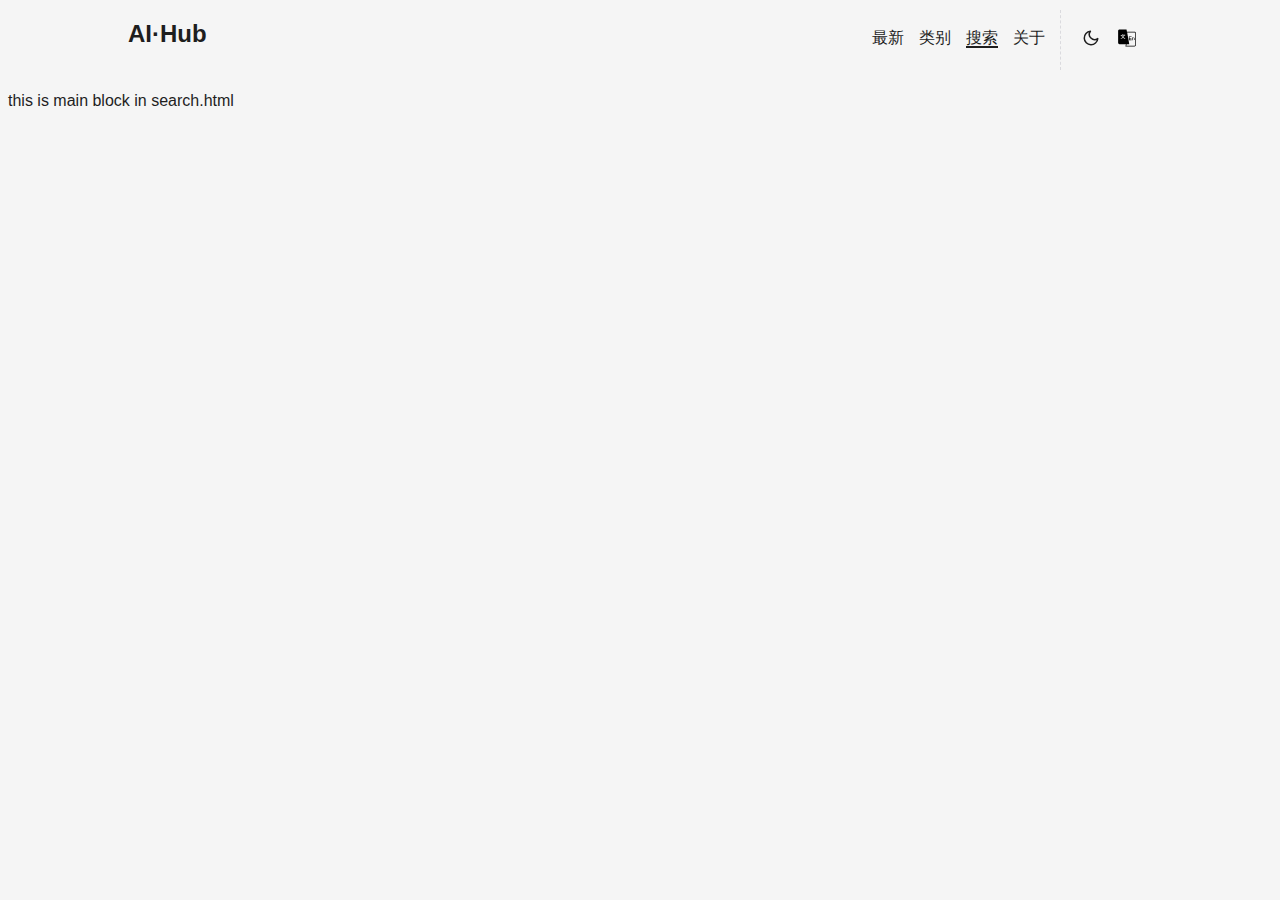
<file: search/index.html>
<!DOCTYPE html>
<html lang="zh-CH">
  <head>
    <title>Ai·Hub</title>
    <link rel="stylesheet" href="https://mjieke.github.io/aihub/asserts/css/header.css" />
    <link rel="icon" href="https://mjieke.github.io/aihub/logo.ico" />
    <script src="https://ajax.googleapis.com/ajax/libs/jquery/3.5.1/jquery.min.js"></script>
  </head>
  <body class="list" id="top">
    <script>
      if (localStorage.getItem("pref-theme") === "dark") {
        document.body.classList.add("dark");
      } else if (localStorage.getItem("pref-theme") === "light") {
        document.body.classList.remove("dark");
      } else if (window.matchMedia("(prefers-color-scheme: dark)").matches) {
        document.body.classList.add("dark");
      }
    </script>

    <header class="header">
      <nav class="nav">
        <div class="header-title">
          <!-- <img src="https://mjieke.github.io/aihub/logo.svg" alt="" /> -->
          <!-- <img src="https://mjieke.github.io/aihub/logo.svg"></img> -->

          <a
            href="https://mjieke.github.io/aihub"
            accesskey="h"
            title="Ai Hub (Alt + H)"
            >AI·Hub</a
          >
        </div>

        <ul id="menu">
          <li>
            <a href="https://mjieke.github.io/aihub" title="最新">
              
              <span>最新</span>
              
            </a>
          </li>
          <li>
            <a href="https://mjieke.github.io/aihub/categories" title="类别">
              
              <span>类别</span>
              
            </a>
          </li>
          <li>
            <a href="https://mjieke.github.io/aihub/search" title="搜索" id="search">
              
              <span class="active">搜索</span>
              
            </a>
          </li>
          <li>
            <a href="https://mjieke.github.io/aihub/about" title="关于">
              
              <span>关于</span>
              
            </a>
          </li>
          <li class="delimiter"></li>

          <div class="logo">
            <li>
              <span class="logo-switches">
                <button id="theme-toggle" accesskey="t" title="(Alt + T)">
                  <svg
                    id="moon"
                    xmlns="http://www.w3.org/2000/svg"
                    width="24"
                    height="24"
                    viewBox="0 0 24 24"
                    fill="none"
                    stroke="currentColor"
                    stroke-width="2"
                    stroke-linecap="round"
                    stroke-linejoin="round"
                  >
                    <path
                      d="M21 12.79A9 9 0 1 1 11.21 3 7 7 0 0 0 21 12.79z"
                    ></path>
                  </svg>
                  <svg
                    id="sun"
                    xmlns="http://www.w3.org/2000/svg"
                    width="24"
                    height="24"
                    viewBox="0 0 24 24"
                    fill="none"
                    stroke="currentColor"
                    stroke-width="2"
                    stroke-linecap="round"
                    stroke-linejoin="round"
                  >
                    <circle cx="12" cy="12" r="5"></circle>
                    <line x1="12" y1="1" x2="12" y2="3"></line>
                    <line x1="12" y1="21" x2="12" y2="23"></line>
                    <line x1="4.22" y1="4.22" x2="5.64" y2="5.64"></line>
                    <line x1="18.36" y1="18.36" x2="19.78" y2="19.78"></line>
                    <line x1="1" y1="12" x2="3" y2="12"></line>
                    <line x1="21" y1="12" x2="23" y2="12"></line>
                    <line x1="4.22" y1="19.78" x2="5.64" y2="18.36"></line>
                    <line x1="18.36" y1="5.64" x2="19.78" y2="4.22"></line>
                  </svg>
                </button>
              </span>
            </li>
            <li>
              <span class="language-switchs">
                <button id="language-toggle" accesskey="l" title="(Alt + L)">
                  <svg
                    t="1701707425758"
                    class="icon"
                    viewBox="0 0 1070 1024"
                    version="1.1"
                    xmlns="http://www.w3.org/2000/svg"
                    p-id="11890"
                    width="200"
                    height="200"
                  >
                    <path
                      d="M232.58156522 358.13286957C244.86956522 394.4626087 265.17147826 425.984 293.48730435 453.76556522c24.04173913-26.17878261 42.2066087-58.23443478 53.96034782-95.63269565H232.58156522z"
                      p-id="11891"
                    ></path>
                    <path
                      d="M981.61530435 143.36h-448.77913044L507.19165217 6.05495652h-416.72347826c-45.94643478 0-83.34469565 37.39826087-83.34469565 83.34469565v708.42991305c0 45.94643478 37.39826087 83.34469565 83.34469565 83.34469565h379.85947826l-30.45286956 137.30504348h541.74052174c45.94643478 0 83.34469565-37.39826087 83.34469565-83.34469565V226.70469565c0-45.94643478-37.39826087-83.34469565-83.34469565-83.34469565zM415.83304348 564.35756522c-49.152-18.16486957-89.75582609-41.13808696-122.34573913-67.85113044-34.19269565 30.45286957-76.93356522 52.89182609-126.61982609 66.7826087l-17.09634783-28.31582609c48.61773913-12.82226087 89.22156522-32.05565217 121.2772174-59.30295652-33.12417391-33.65843478-56.0973913-72.65947826-68.91965218-117.00313044h-46.48069565v-32.05565217H276.92521739c-7.47965217-13.89078261-17.09634783-27.24730435-28.31582609-40.06956522l32.05565218-11.75373913c11.21947826 14.42504348 21.37043478 31.5213913 30.45286956 51.28904348h115.9346087v32.05565218h-46.48069565c-14.95930435 45.94643478-36.32973913 84.41321739-64.64556522 115.40034782 31.5213913 25.11026087 71.05669565 45.94643478 117.5373913 63.04278261l-17.63060869 27.78156522z m607.45460869 370.24278261c0 22.97321739-18.69913043 41.67234783-41.67234782 41.67234782H492.23234783l20.83617391-95.63269565h156.53843478l-89.22156522-497.39686957-0.53426087 2.67130435-3.73982608-19.76765217 1.06852174 0.53426087-32.58991305-181.64869565H982.14956522c22.97321739 0 41.67234783 18.69913043 41.67234782 41.67234782v707.89565218z"
                      p-id="11892"
                    ></path>
                    <path
                      d="M684.56626087 541.38434783h114.86608696v-30.45286957h-114.86608696V450.02573913h122.34573913v-30.45286956h-158.14121739v219.04695652h162.94956522V608.16695652h-127.15408696v-66.78260869z m239.88313043-65.71408696c-9.61669565 0-18.16486957 1.60278261-26.1787826 5.87686956-7.47965217 3.73982609-14.95930435 9.61669565-20.83617392 17.09634783V479.94434783h-34.72695652v158.67547826h34.72695652v-95.63269566c1.06852174-12.82226087 5.3426087-22.43895652 12.82226087-29.38434782 6.41113043-5.87686957 13.89078261-9.08243478 22.43895652-9.08243478 24.04173913 0 35.79547826 12.82226087 35.79547826 39.00104347v94.56417392h34.72695653v-97.76973913c1.06852174-43.27513043-19.2333913-64.64556522-58.76869566-64.64556522z"
                      p-id="11893"
                    ></path>
                  </svg>
                </button>
              </span>
            </li>
          </div>
        </ul>
      </nav>
    </header>
    <main>
      
<p>this is main block in search.html</p>

    </main>
    <footer class="footer"></footer>

    <a
      href="#top"
      aria-label="go to top"
      title="Go to Top (Alt + G)"
      class="top-link"
      id="top-link"
      accesskey="g"
    >
      <svg
        xmlns="http://www.w3.org/2000/svg"
        viewBox="0 0 12 6"
        fill="currentColor"
      >
        <path d="M12 6H0l6-6z" />
      </svg>
    </a>

    <script>
      var button = document.getElementById("top-link");
      window.onscroll = function () {
        if (
          document.body.scrollTop > 800 ||
          document.documentElement.scrollTop > 800
        ) {
          button.style.visibility = "visible";
          button.style.opacity = "1";
        } else {
          button.style.visibility = "hidden";
          button.style.opacity = "0";
        }
      };
    </script>

    <script>
      document.getElementById("theme-toggle").addEventListener("click", () => {
        if (document.body.className.includes("dark")) {
          document.body.classList.remove("dark");
          localStorage.setItem("pref-theme", "light");
        } else {
          document.body.classList.add("dark");
          localStorage.setItem("pref-theme", "dark");
        }
      });
    </script>
  </body>
</html>
</file>
